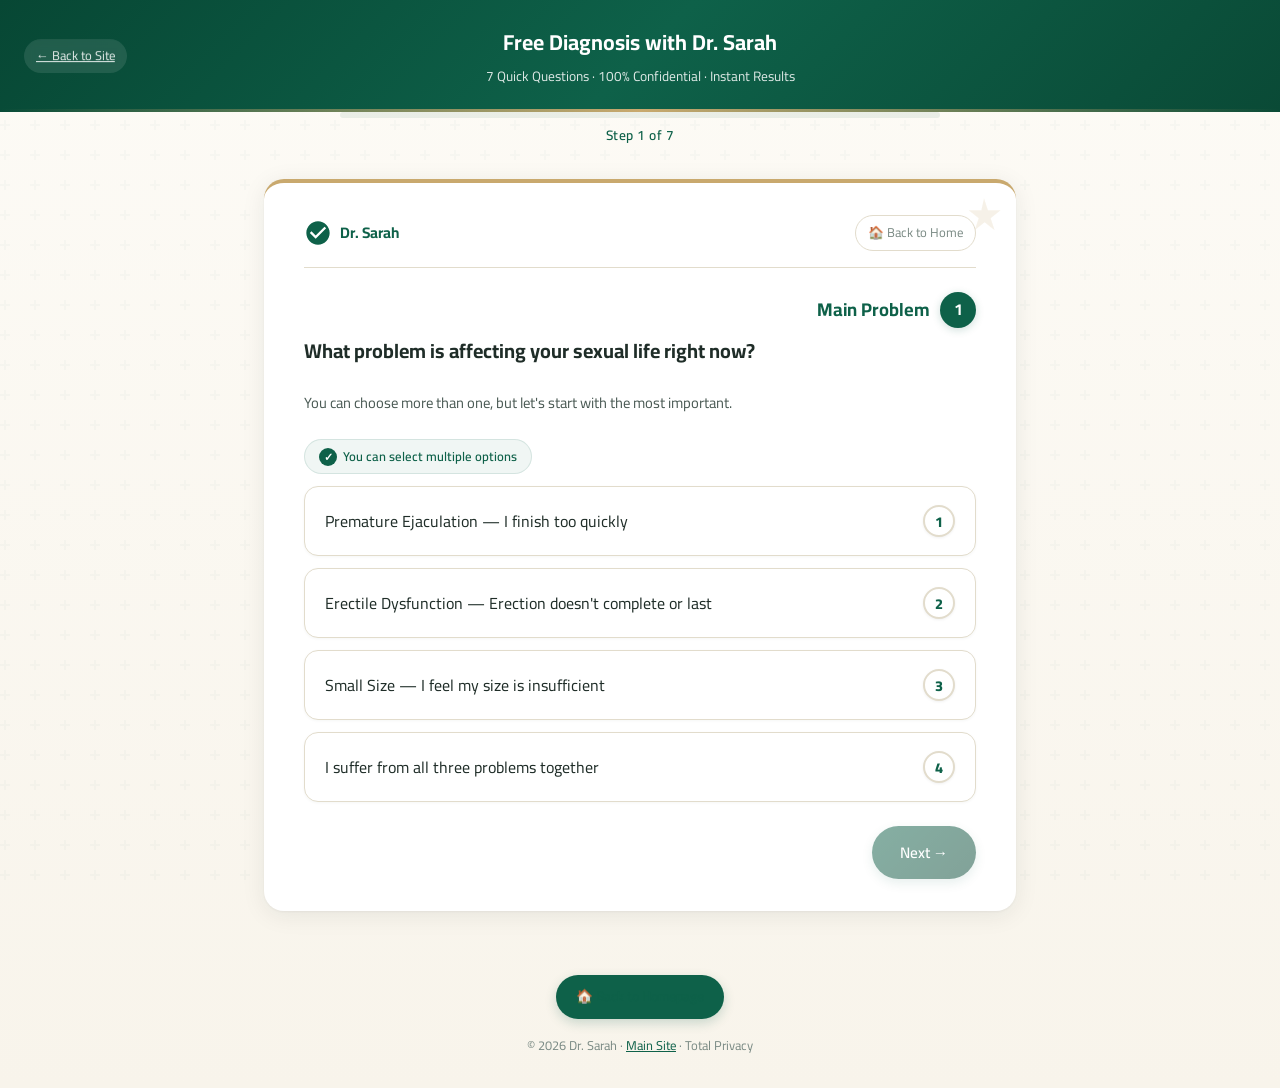
<file: d/index.html>
<!DOCTYPE html>
<html lang="ar" dir="rtl">
<head>
  <meta charset="UTF-8">
  <meta name="robots" content="noindex, follow">
  <title>تشخيص مجاني — د. سارة</title>
  <link rel="canonical" href="./quiz/"/>
  <script>window.location.replace('../quiz/');</script>
  <meta http-equiv="refresh" content="0; url=../quiz/">
  <style>body{font-family:system-ui,sans-serif;text-align:center;padding:4rem;color:#666;}a{color:#006e5a;}</style>
</head>
<body>
  <p>جاري التوجيه إلى صفحة التشخيص المجاني…</p>
  <p>إذا لم يتم التوجيه تلقائياً، <a href="../quiz/">اضغط هنا</a>.</p>
</body>
</html>
</file>
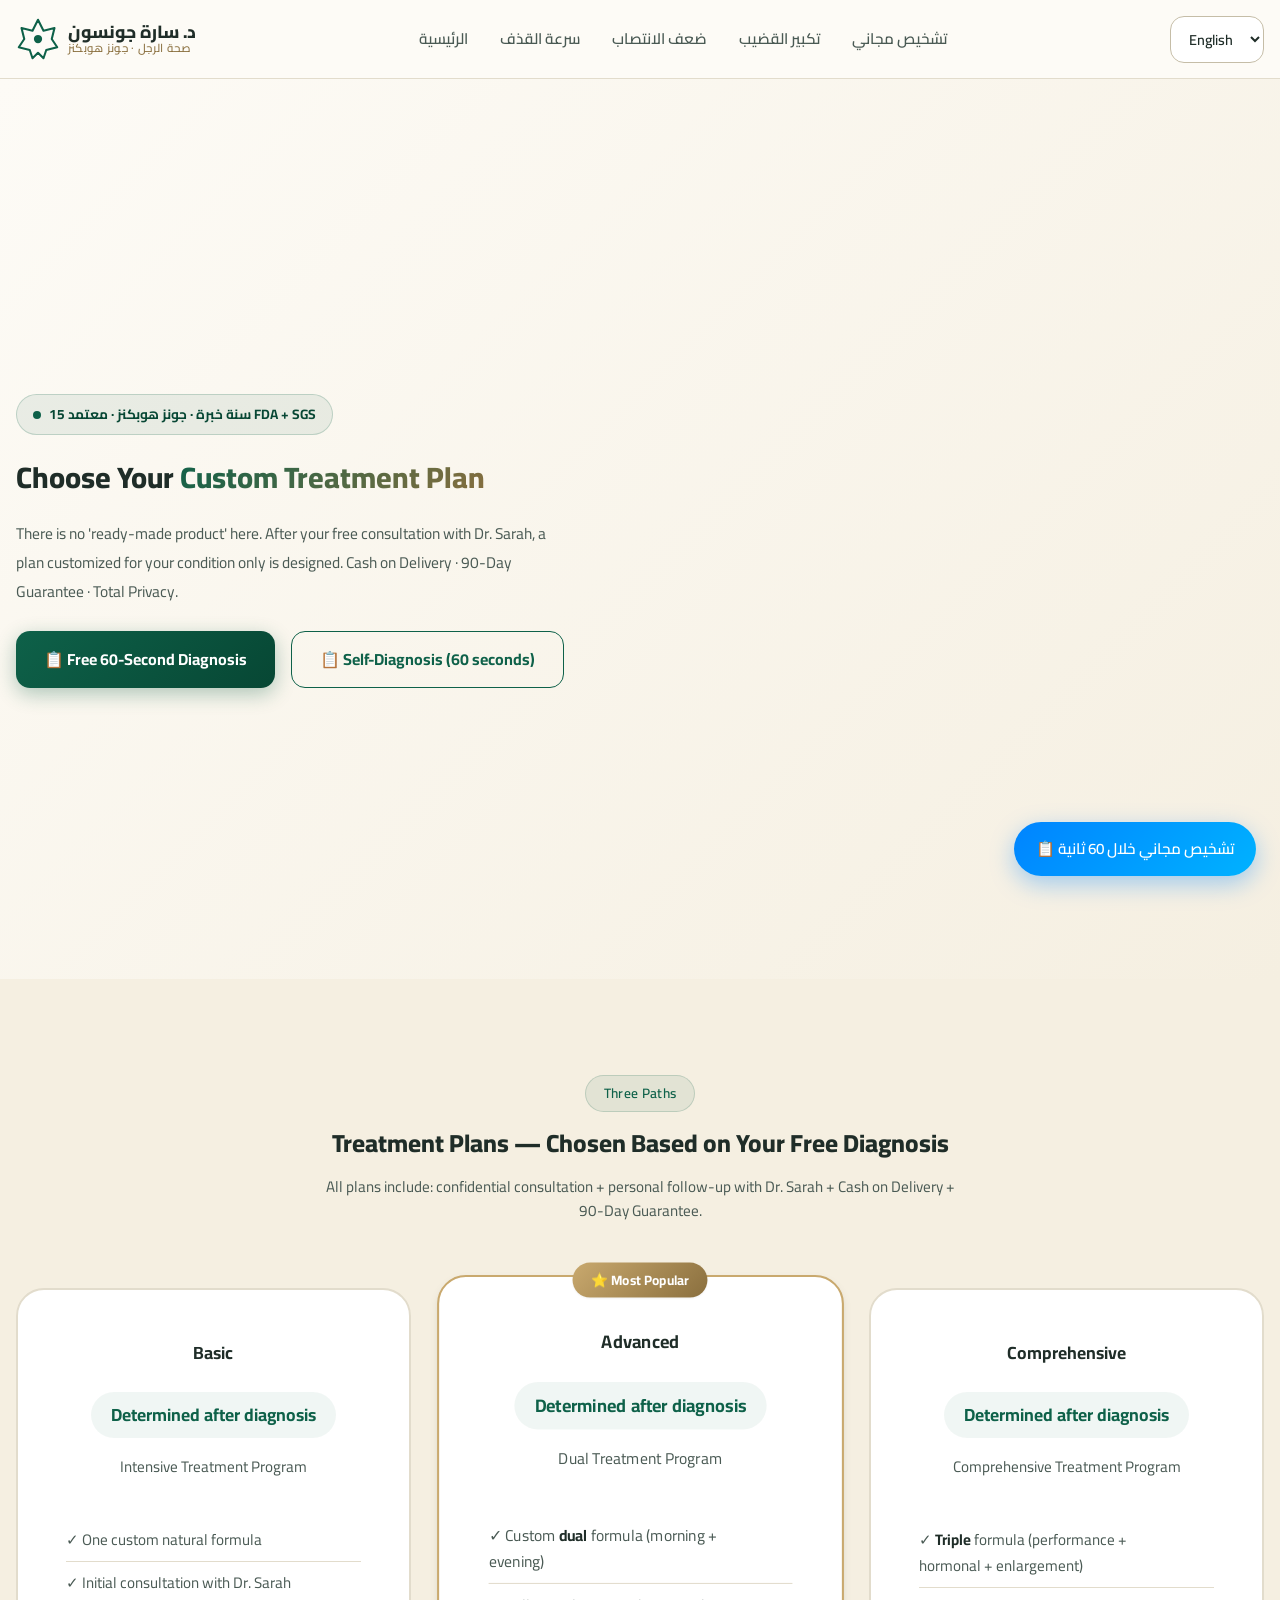
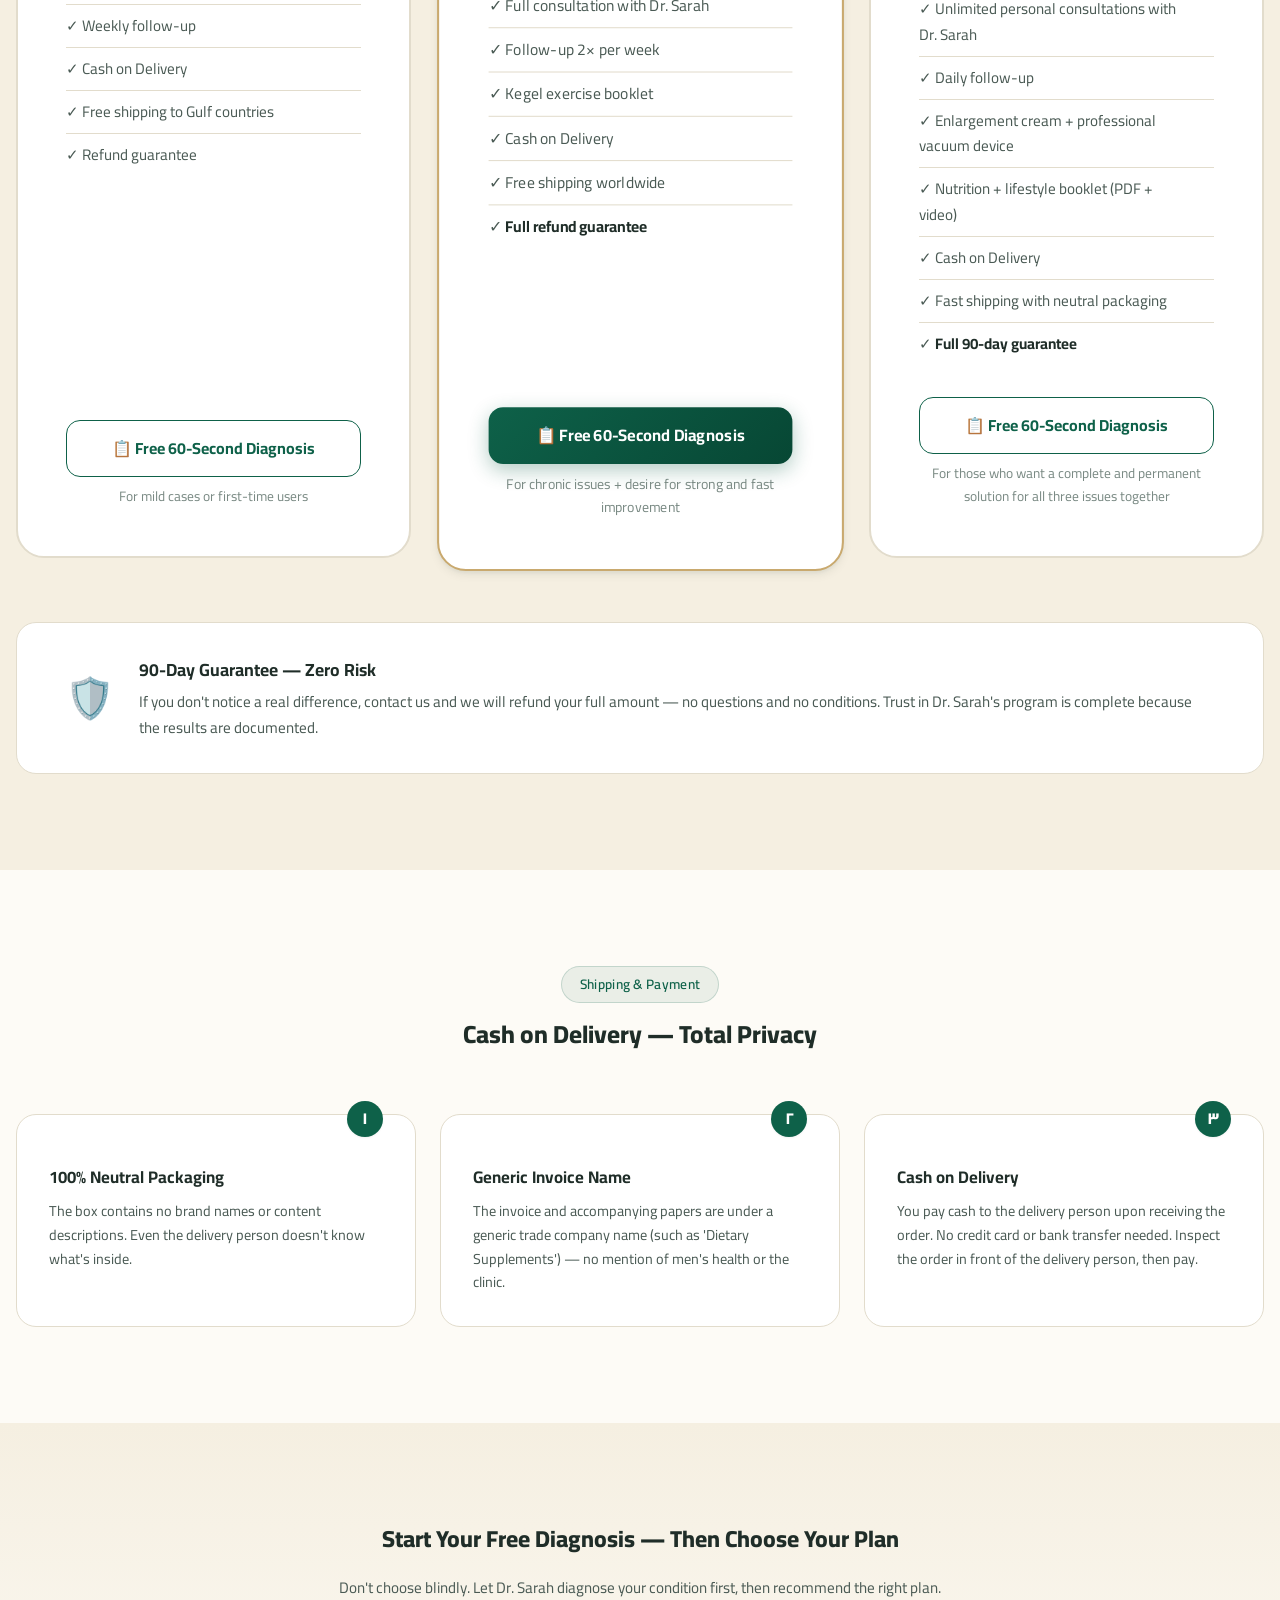
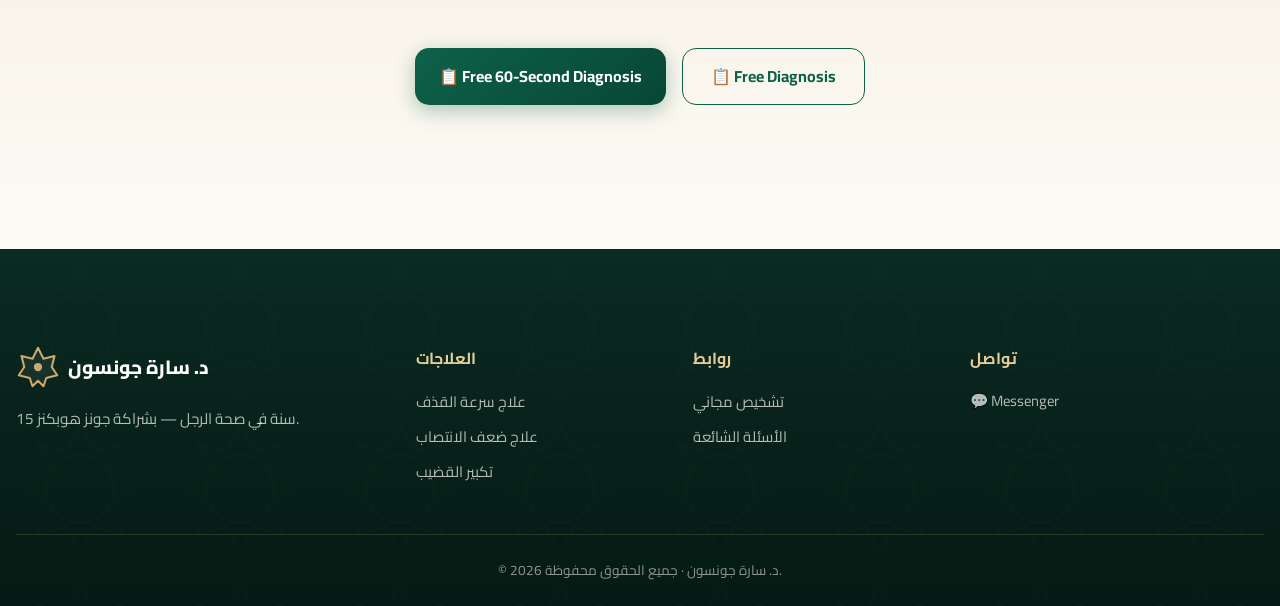
<file: products/index.html>
<!DOCTYPE html>
<html>
<head>
<meta charset="utf-8"/>
<meta name="viewport" content="width=device-width, initial-scale=1.0"/>
<title data-i18n="products_title">الخطط العلاجية — د. سارة | برامج مخصصة بدون أسعار علنية</title>
<meta name="description" data-i18n-attr="content:products_meta_desc" content="اكتشف الخطة العلاجية المخصصة لحالتك. لا يوجد منتج جاهز — كل برنامج يُصمم بعد استشارة سرية مع د. سارة. الدفع عند الاستلام · ضمان 90 يوم."/>
<link rel="canonical" href="https://drsarah-clinic.com/products/"/>
<link href="../styles.css" rel="stylesheet"/>
<link href="https://fonts.googleapis.com/css2?family=Amiri:wght@400;700&family=Cairo:wght@300;400;500;600;700;800;900&family=Noto+Sans+Arabic:wght@300;400;500;600;700;800;900&display=swap" rel="stylesheet"/>
<script src="../js/lang.js"></script>
</head>
<body>

<nav class="navbar">
  <div class="container">
    <div class="logo">
      <span class="logo-icon"><svg viewBox="0 0 64 64" fill="none"><path d="M32 4 L40 20 L56 16 L52 32 L60 44 L44 48 L40 60 L32 52 L24 60 L20 48 L4 44 L12 32 L8 16 L24 20 Z" stroke="currentColor" stroke-width="3" stroke-linejoin="round" fill="rgba(255,255,255,0.12)"/><circle cx="32" cy="32" r="6" fill="currentColor"/></svg></span>
      <span class="logo-text"><span data-i18n="logo_name">د. سارة جونسون</span><small data-i18n="logo_subtitle">صحة الرجل · جونز هوبكنز</small></span>
    </div>
    <ul class="nav-links">
      <li><a href="../index.html" data-i18n="nav_home">الرئيسية</a></li>
      <li><a href="../treatments/premature-ejaculation.html" data-i18n="nav_pe">سرعة القذف</a></li>
      <li><a href="../treatments/erectile-dysfunction.html" data-i18n="nav_ed">ضعف الانتصاب</a></li>
      <li><a href="../treatments/penis-enlargement.html" data-i18n="nav_enlargement">تكبير القضيب</a></li>
      <li><a href="../d/" data-i18n="nav_quiz">تشخيص مجاني</a></li>
    </ul>
    <div class="lang-switcher">
      <select aria-label="Select Language" id="lang-select">
        <option value="ar" data-i18n="lang_ar">العربية</option>
        <option value="en" data-i18n="lang_en">English</option>
      </select>
    </div>
    <div class="hamburger" aria-label="Toggle menu" role="button" tabindex="0"><span></span><span></span><span></span></div>
  </div>
</nav>

<section class="hero" style="padding-top:120px;">
  <div class="container">
    <div class="hero-content">
      <div class="hero-badge"><span class="pulse-dot"></span><span data-i18n="hero_badge">15 سنة خبرة · جونز هوبكنز · معتمد FDA + SGS</span></div>
      <h1 data-i18n="products_hero_title">اختر <span class="highlight">خطتك العلاجية</span> المخصصة</h1>
      <p class="hero-subtitle" data-i18n="products_hero_subtitle">لا يوجد "منتج جاهز" هنا. بعد استشارتك المجانية مع د. سارة، تُصمّم خطة مخصصة لحالتك فقط. الدفع عند الاستلام · ضمان 90 يوم · سرية تامة.</p>
      <div class="hero-cta">
        <a class="btn-primary" href="../d/" data-i18n="products_hero_cta_primary">📋 تشخيص مجاني خلال 60 ثانية</a>
        <a class="btn-secondary" href="../d/" data-i18n="products_hero_cta_secondary">📋 تشخيص ذاتي (60 ثانية)</a>
      </div>
    </div>
  </div>
</section>

<section class="pricing-section" id="packages">
  <div class="container">
    <div class="section-header">
      <span class="section-tag" data-i18n="products_tag">ثلاثة مسارات</span>
      <h2 data-i18n="products_title">الخطط العلاجية — يُختار حسب تشخيصك المجاني</h2>
      <p class="section-subtitle" data-i18n="products_subtitle">جميع الخطط تشمل: استشارة سرية + متابعة شخصية مع د. سارة عبر ماسنجر + الدفع عند الاستلام + ضمان 90 يوم.</p>
    </div>

    <div class="pricing-grid">
      <div class="pricing-card">
        <div class="pricing-tier" data-i18n="products_basic_tier">الأساسي</div>
        <div class="pricing-price">
          <span class="price-contact" data-i18n="products_price_contact">تُحدّد بعد التشخيص</span>
        </div>
        <div class="pricing-duration" data-i18n="products_basic_duration">برنامج علاجي مكثّف</div>
        <ul class="pricing-features">
          <li data-i18n="products_basic_f1">✓ تركيبة طبيعية مخصصة (واحدة)</li>
          <li data-i18n="products_basic_f2">✓ استشارة أولية مع د. سارة</li>
          <li data-i18n="products_basic_f3">✓ متابعة أسبوعية عبر ماسنجر</li>
          <li data-i18n="products_basic_f4">✓ الدفع عند الاستلام</li>
          <li data-i18n="products_basic_f5">✓ شحن مجاني للخليج</li>
          <li data-i18n="products_basic_f6">✓ ضمان استرداد</li>
        </ul>
        <a class="btn-secondary btn-pricing" href="../d/" data-i18n="products_basic_cta">📋 تشخيص مجاني خلال 60 ثانية</a>
        <p class="pricing-note" data-i18n="products_basic_note">للمشكلة البسيطة أو من يجرّب لأول مرة</p>
      </div>

      <div class="pricing-card pricing-popular">
        <div class="popular-badge" data-i18n="products_popular_badge">⭐ الأكثر طلباً</div>
        <div class="pricing-tier" data-i18n="products_advanced_tier">المتقدّم</div>
        <div class="pricing-price">
          <span class="price-contact" data-i18n="products_price_contact">تُحدّد بعد التشخيص</span>
        </div>
        <div class="pricing-duration" data-i18n="products_advanced_duration">برنامج علاجي مزدوج</div>
        <ul class="pricing-features">
          <li data-i18n="products_advanced_f1">✓ تركيبة مخصصة <strong>مزدوجة</strong> (صباح + مساء)</li>
          <li data-i18n="products_advanced_f2">✓ استشارة كاملة مع د. سارة</li>
          <li data-i18n="products_advanced_f3">✓ متابعة 2× أسبوعياً عبر ماسنجر</li>
          <li data-i18n="products_advanced_f4">✓ كتيّب تمارين كيجل بالعربية</li>
          <li data-i18n="products_advanced_f5">✓ الدفع عند الاستلام</li>
          <li data-i18n="products_advanced_f6">✓ شحن مجاني عربياً وعالمياً</li>
          <li data-i18n="products_advanced_f7">✓ <strong>ضمان استرداد كامل</strong></li>
        </ul>
        <a class="btn-primary btn-pricing" href="../d/" data-i18n="products_advanced_cta">📋 تشخيص مجاني خلال 60 ثانية</a>
        <p class="pricing-note" data-i18n="products_advanced_note">للمشاكل المزمنة + رغبة في تحسّن قوي وسريع</p>
      </div>

      <div class="pricing-card">
        <div class="pricing-tier" data-i18n="products_premium_tier">الشامل</div>
        <div class="pricing-price">
          <span class="price-contact" data-i18n="products_price_contact">تُحدّد بعد التشخيص</span>
        </div>
        <div class="pricing-duration" data-i18n="products_premium_duration">برنامج علاجي شامل</div>
        <ul class="pricing-features">
          <li data-i18n="products_premium_f1">✓ تركيبة <strong>ثلاثية</strong> (أداء + هرموني + تكبير)</li>
          <li data-i18n="products_premium_f2">✓ استشارات شخصية غير محدودة مع د. سارة</li>
          <li data-i18n="products_premium_f3">✓ متابعة يومية عبر ماسنجر</li>
          <li data-i18n="products_premium_f4">✓ كريم تكبير + جهاز فاكيوم احترافي</li>
          <li data-i18n="products_premium_f5">✓ كتيّب تغذية + أسلوب حياة (PDF + فيديو)</li>
          <li data-i18n="products_premium_f6">✓ الدفع عند الاستلام</li>
          <li data-i18n="products_premium_f7">✓ شحن سريع مع تغليف محايد</li>
          <li data-i18n="products_premium_f8">✓ <strong>ضمان كامل 90 يوم</strong></li>
        </ul>
        <a class="btn-secondary btn-pricing" href="../d/" data-i18n="products_premium_cta">📋 تشخيص مجاني خلال 60 ثانية</a>
        <p class="pricing-note" data-i18n="products_premium_note">لمن يريد حلاً شاملاً ودائماً للمشاكل الثلاث معاً</p>
      </div>
    </div>

    <div class="pricing-guarantee">
      <span class="guarantee-icon">🛡️</span>
      <div>
        <strong data-i18n="products_guarantee_title">ضمان 90 يوم — صفر مخاطرة</strong>
        <p data-i18n="products_guarantee_text">إن لم تلاحظ فرقاً حقيقياً، تتواصل معنا ونُعيد لك كامل المبلغ — دون أسئلة ولا شروط. الثقة في برنامج د. سارة كاملة لأن النتائج موثّقة.</p>
      </div>
    </div>
  </div>
</section>

<section class="solution-intro" style="background:var(--bg-primary);">
  <div class="container">
    <div class="section-header">
      <span class="section-tag" data-i18n="products_shipping_tag">الشحن والدفع</span>
      <h2 data-i18n="products_shipping_title">الدفع عند الاستلام — سرية تامة</h2>
    </div>
    <div class="solution-pillars" style="grid-template-columns:1fr 1fr 1fr;">
      <div class="pillar-card">
        <div class="pillar-num">١</div>
        <h3 data-i18n="products_shipping_p1_title">تغليف محايد 100%</h3>
        <p data-i18n="products_shipping_p1_text">الصندوق لا يحتوي على أي علامة تجارية أو وصف للمحتوى. حتى المندوب لا يعرف ما بالداخل.</p>
      </div>
      <div class="pillar-card">
        <div class="pillar-num">٢</div>
        <h3 data-i18n="products_shipping_p2_title">فاتورة باسم عام</h3>
        <p data-i18n="products_shipping_p2_text">الفاتورة والأوراق المرافقة باسم شركة تجارية عامة (مثل "مكملات غذائية") — لا يوجد ذكر لصحة الرجل أو العيادة.</p>
      </div>
      <div class="pillar-card">
        <div class="pillar-num">٣</div>
        <h3 data-i18n="products_shipping_p3_title">الدفع عند الاستلام</h3>
        <p data-i18n="products_shipping_p3_text">تدفع كاش للمندوب عند استلام الطلب. لا حاجة لبطاقة ائتمان أو تحويل بنكي. تفحص الطلب أمام المندوب ثم تدفع.</p>
      </div>
    </div>
  </div>
</section>

<section class="final-cta-section">
  <div class="container">
    <div class="final-cta-wrapper">
      <h2 data-i18n="products_final_title">ابدأ بتشخيصك المجاني — ثم اختر خطتك</h2>
      <p data-i18n="products_final_subtitle">لا تختار بندماً. دع د. سارة تُشخص حالتك أولاً، ثم تُوصي بالخطة المناسبة.</p>
      <div class="final-cta-row">
        <a class="btn-primary btn-xl" href="../d/" data-i18n="products_final_cta_primary">📋 تشخيص مجاني خلال 60 ثانية</a>
        <a class="btn-secondary" href="../d/" data-i18n="products_final_cta_secondary">📋 التشخيص المجاني</a>
      </div>
    </div>
  </div>
</section>

<a class="sticky-whatsapp" aria-label="Messenger">📋 تشخيص مجاني خلال 60 ثانية</a>

<footer class="footer">
  <div class="container">
    <div class="footer-grid">
      <div class="footer-brand">
        <div class="logo"><span class="logo-icon"><svg viewBox="0 0 64 64" fill="none"><path d="M32 4 L40 20 L56 16 L52 32 L60 44 L44 48 L40 60 L32 52 L24 60 L20 48 L4 44 L12 32 L8 16 L24 20 Z" stroke="currentColor" stroke-width="3" stroke-linejoin="round" fill="rgba(255,255,255,0.06)"/><circle cx="32" cy="32" r="6" fill="currentColor"/></svg></span><span data-i18n="footer_logo_name">د. سارة جونسون</span></div>
        <p data-i18n="footer_logo_subtitle">15 سنة في صحة الرجل — بشراكة جونز هوبكنز.</p>
      </div>
      <div class="footer-links"><h4 data-i18n="footer_treatments_title">العلاجات</h4><ul><li><a href="../treatments/premature-ejaculation.html" data-i18n="footer_treatments_pe">علاج سرعة القذف</a></li><li><a href="../treatments/erectile-dysfunction.html" data-i18n="footer_treatments_ed">علاج ضعف الانتصاب</a></li><li><a href="../treatments/penis-enlargement.html" data-i18n="footer_treatments_enlargement">تكبير القضيب</a></li></ul></div>
      <div class="footer-links"><h4 data-i18n="footer_links_title">روابط</h4><ul><li><a href="../d/" data-i18n="footer_links_quiz">تشخيص مجاني</a></li><li><a href="../index.html#faq" data-i18n="footer_links_faq">الأسئلة الشائعة</a></li></ul></div>
      <div class="footer-contact"><h4 data-i18n="footer_contact_title">تواصل</h4><p>💬 <a data-i18n="footer_contact_messenger">Messenger</a></p></div>
    </div>
    <div class="footer-bottom"><p data-i18n="footer_copyright">© 2026 د. سارة جونسون · جميع الحقوق محفوظة.</p></div>
  </div>
</footer>

<script src="../script.js"></script>
</body>
</html>
</file>
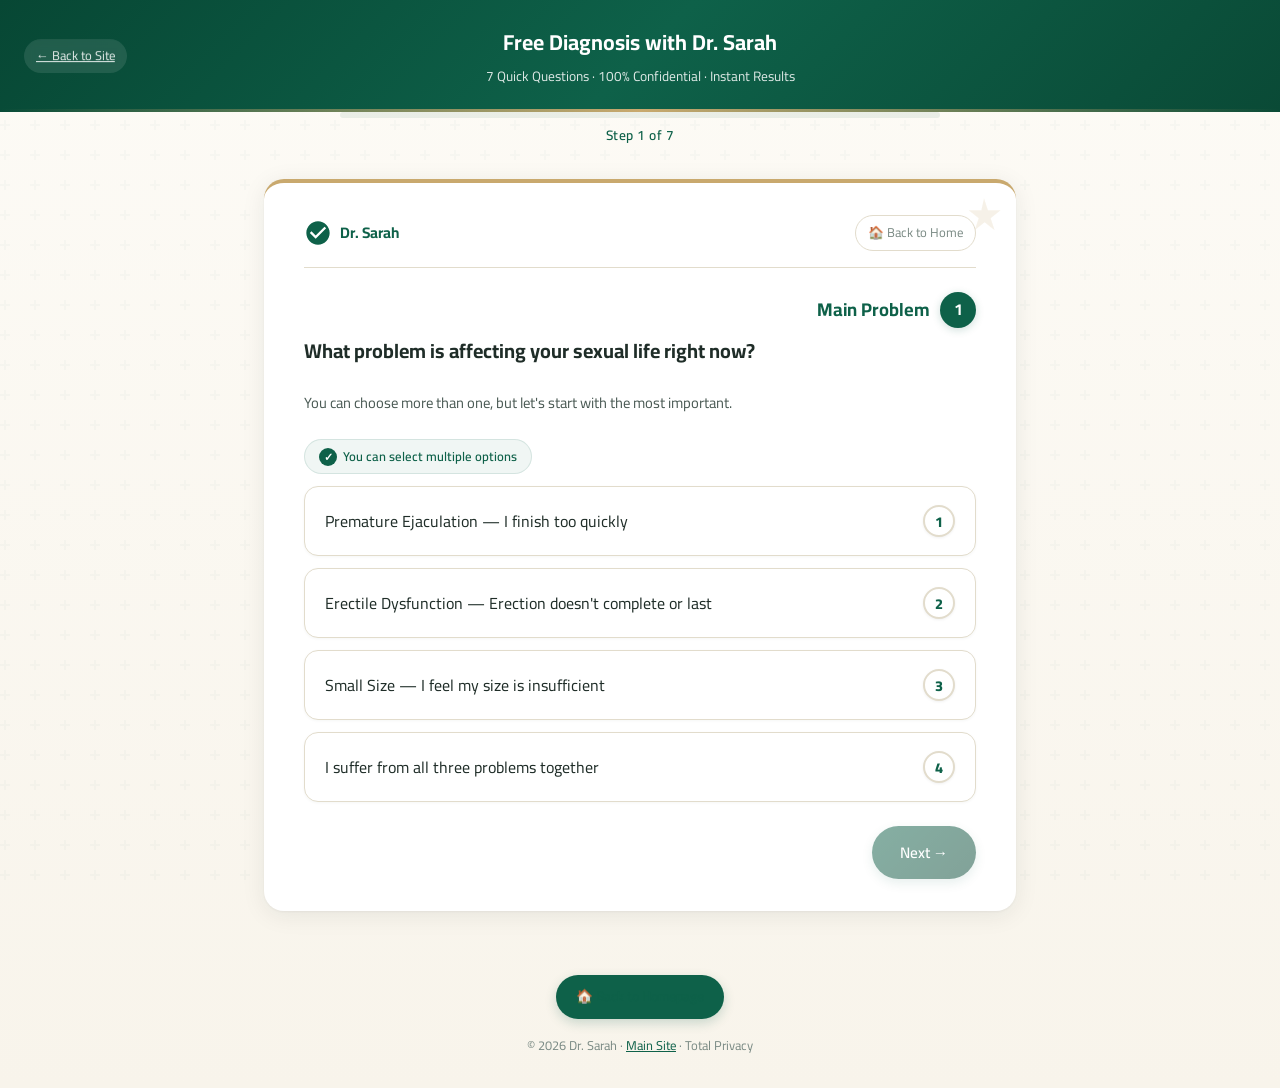
<file: quiz/index.html>
<!DOCTYPE html>
<html dir="rtl" lang="ar">
<head>
<meta charset="utf-8"/>
<meta name="viewport" content="width=device-width, initial-scale=1.0"/>
<title data-i18n="quiz_header_title">تشخيص مجاني — د. سارة | 60 ثانية لمعرفة سبب مشكلتك</title>
<meta name="description" data-i18n-attr="content:quiz_meta_desc" content="تشخيص مجاني عبر 7 أسئلة سريعة لتحديد سبب سرعة القذف أو ضعف الانتصاب أو صغر الحجم — مع د. سارة جونسون، خبيرة صحة الرجل من نظام جونز هوبكنز."/>
<link rel="canonical" href="https://drsarah-clinic.com/quiz/"/>
<link href="https://fonts.googleapis.com/css2?family=Amiri:wght@400;700&family=Cairo:wght@300;400;500;600;700;800;900&family=Noto+Sans+Arabic:wght@300;400;500;600;700;800;900&display=swap" rel="stylesheet"/>
<script src="../js/lang.js"></script>
<style>
/* ===== Quiz Page Styles ===== */
:root {
  --primary: #0e6149; --primary-light: #1a8a6a; --primary-dark: #074734;
  --secondary: #c9a96e; --secondary-light: #e6cd9a; --secondary-dark: #8a6f3e;
  --bg-primary: #fdfbf6; --bg-secondary: #f5efe1; --text-primary: #1f2d28;
  --text-secondary: #4a5a54; --text-muted: #7a8a84; --border-light: #e2dccc;
  --shadow-sm: 0 1px 2px rgba(10,42,34,0.06);
  --shadow-md: 0 4px 10px -2px rgba(10,42,34,0.10);
  --shadow-lg: 0 14px 30px -6px rgba(10,42,34,0.14);
  --radius-sm: 8px; --radius-md: 14px; --radius-lg: 20px; --radius-full: 9999px;
  --font-sans: 'Cairo','Noto Sans Arabic',sans-serif;
  --font-quran: 'Amiri','Noto Sans Arabic',serif;
}
*, *::before, *::after { box-sizing: border-box; margin: 0; padding: 0; }
html { scroll-behavior: smooth; -webkit-text-size-adjust: 100%; -webkit-tap-highlight-color: transparent; }
body {
  font-family: var(--font-sans); color: var(--text-primary);
  background: var(--bg-primary); line-height: 1.7; -webkit-font-smoothing: antialiased;
  overflow-x: hidden; touch-action: manipulation;
}
.container { width: 100%; max-width: 800px; margin: 0 auto; padding: 0 1.5rem; }

/* Header */
.quiz-header {
  background: linear-gradient(135deg, var(--primary-dark), var(--primary));
  color: #fff; padding: 1.5rem 0; text-align: center; position: relative;
}
.quiz-header h1 { font-size: 1.35rem; font-weight: 700; margin-bottom: 4px; }
.quiz-header p { font-size: 0.85rem; opacity: 0.85; }
.quiz-header .back-link {
  position: absolute; top: 50%; right: 1.5rem; transform: translateY(-50%);
  color: #fff; font-size: 0.85rem; opacity: 0.8; display: flex; align-items: center; gap: 6px;
}
html[dir="ltr"] .quiz-header .back-link { right: auto; left: 1.5rem; }
.quiz-header .back-link:hover { opacity: 1; }

/* Progress */
.progress-bar {
  height: 4px; background: var(--border-light); margin: 0 auto;
  max-width: 800px; border-radius: 2px; overflow: hidden;
}
.progress-fill {
  height: 100%; background: linear-gradient(90deg, var(--primary), var(--secondary));
  width: 0%; transition: width 0.5s ease;
}
.progress-text {
  text-align: center; font-size: 0.8rem; color: var(--text-muted);
  margin-top: 6px; margin-bottom: 2rem;
}

/* Quiz Card */
.quiz-card {
  background: #fff; border: 1px solid var(--border-light);
  border-radius: var(--radius-lg); padding: 2rem 2.5rem;
  box-shadow: var(--shadow-md); margin-bottom: 2rem;
  min-height: 420px; display: flex; flex-direction: column;
}
.step-title {
  font-size: 1.15rem; font-weight: 700; color: var(--primary);
  margin-bottom: 0.5rem; display: flex; align-items: center; gap: 10px;
}
html[dir="ltr"] .step-title { flex-direction: row-reverse; }
.step-title .step-num {
  width: 32px; height: 32px; background: var(--primary); color: #fff;
  border-radius: 50%; display: flex; align-items: center; justify-content: center;
  font-size: 0.9rem; font-weight: 700; flex-shrink: 0;
}
.step-question { font-size: 1.25rem; font-weight: 700; margin-bottom: 1.5rem; line-height: 1.5; }
.step-sub { font-size: 0.92rem; color: var(--text-secondary); margin-bottom: 1.5rem; }

/* Options */
.options-grid { display: flex; flex-direction: column; gap: 0.75rem; }
.multi-hint {
  display: inline-flex;
  align-items: center;
  gap: 6px;
  background: rgba(14,97,73,0.06);
  color: var(--primary);
  font-size: 0.8rem;
  font-weight: 600;
  padding: 6px 14px;
  border-radius: var(--radius-full);
  margin-bottom: 0.75rem;
  border: 1px solid rgba(14,97,73,0.12);
}
.multi-hint::before {
  content: '✓';
  display: inline-flex;
  align-items: center;
  justify-content: center;
  width: 18px;
  height: 18px;
  background: var(--primary);
  color: #fff;
  border-radius: 50%;
  font-size: 0.7rem;
}
.option-btn {
  display: flex; align-items: center; gap: 1rem;
  padding: 1rem 1.25rem; background: var(--bg-primary);
  border: 2px solid var(--border-light); border-radius: var(--radius-md);
  cursor: pointer; font-family: inherit; font-size: 1rem; color: var(--text-primary);
  text-align: right; transition: all 0.2s ease; width: 100%;
  user-select: none; -webkit-user-select: none;
}
html[dir="ltr"] .option-btn { text-align: left; flex-direction: row-reverse; }
.option-btn:hover {
  border-color: var(--primary-light); background: rgba(14,97,73,0.03);
  transform: translateX(-4px);
}
html[dir="ltr"] .option-btn:hover { transform: translateX(4px); }
.option-btn.selected {
  border-color: var(--primary); background: rgba(14,97,73,0.06);
}
.option-btn .opt-letter {
  width: 28px; height: 28px; border: 2px solid var(--border-light);
  border-radius: 50%; display: flex; align-items: center; justify-content: center;
  font-size: 0.8rem; font-weight: 700; color: var(--text-muted); flex-shrink: 0;
  transition: all 0.2s ease;
}
.option-btn.selected .opt-letter { background: var(--primary); color: #fff; border-color: var(--primary); }
.option-btn .opt-text { flex: 1; }

/* Nav Buttons */
.nav-btns {
  display: flex; justify-content: space-between; align-items: center;
  margin-top: auto; padding-top: 1.5rem; gap: 1rem;
}
.btn {
  padding: 12px 28px; border-radius: var(--radius-full); font-family: inherit;
  font-size: 0.95rem; font-weight: 600; cursor: pointer; border: none;
  transition: all 0.2s ease; display: inline-flex; align-items: center; gap: 8px;
  user-select: none; -webkit-user-select: none;
}
.btn-primary { background: var(--primary); color: #fff; }
.btn-primary:hover { background: var(--primary-dark); }
.btn-primary:active { transform: scale(0.98); }
.btn-primary:disabled { opacity: 0.5; cursor: not-allowed; transform: none; }
.btn-secondary { background: transparent; color: var(--text-muted); border: 1px solid var(--border-light); }
.btn-secondary:hover { background: var(--bg-secondary); }
.btn-secondary:active { transform: scale(0.98); }

/* Result Page */
.result-card { text-align: center; padding: 3rem 2rem; }
.result-icon { font-size: 4rem; margin-bottom: 1rem; }
.result-title { font-size: 1.5rem; font-weight: 800; margin-bottom: 0.5rem; color: var(--text-primary); }
.result-subtitle { font-size: 1rem; color: var(--text-secondary); margin-bottom: 2rem; }

.diagnosis-box {
  background: linear-gradient(135deg, rgba(14,97,73,0.04), rgba(201,169,110,0.06));
  border: 1px solid var(--border-light); border-radius: var(--radius-lg);
  padding: 1.5rem 2rem; text-align: right; margin-bottom: 1.5rem;
  border-right: 4px solid var(--primary);
}
html[dir="ltr"] .diagnosis-box { text-align: left; border-right: none; border-left: 4px solid var(--primary); }
.diagnosis-box h3 { font-size: 1.05rem; color: var(--primary); margin-bottom: 0.75rem; }
.diagnosis-box p { font-size: 0.97rem; color: var(--text-secondary); line-height: 1.8; }
.diagnosis-box ul { padding-right: 1.2rem; }
html[dir="ltr"] .diagnosis-box ul { padding-right: 0; padding-left: 1.2rem; }
.diagnosis-box li { font-size: 0.95rem; color: var(--text-secondary); padding: 4px 0; }

.recommendation {
  background: #fff; border: 2px solid var(--secondary);
  border-radius: var(--radius-lg); padding: 1.5rem;
  margin-bottom: 2rem; text-align: right;
}
html[dir="ltr"] .recommendation { text-align: left; }
.recommendation h4 { color: var(--secondary-dark); font-size: 1rem; margin-bottom: 0.5rem; }
.recommendation p { font-size: 0.95rem; color: var(--text-secondary); line-height: 1.7; }

.messenger-cta {
  display: inline-flex; align-items: center; gap: 10px;
  background: linear-gradient(135deg, #0084FF, #0066CC); color: #fff;
  padding: 16px 32px; border-radius: var(--radius-full); font-size: 1.05rem;
  font-weight: 700; text-decoration: none; box-shadow: 0 8px 24px rgba(0,102,204,0.3);
  transition: transform 0.2s ease, box-shadow 0.2s ease; margin-bottom: 1rem;
  user-select: none; -webkit-user-select: none;
}
.messenger-cta:hover { transform: translateY(-3px); box-shadow: 0 12px 32px rgba(0,102,204,0.4); }
.messenger-cta svg { width: 24px; height: 24px; }

.privacy-note {
  font-size: 0.85rem; color: var(--text-muted); display: flex; align-items: center;
  justify-content: center; gap: 6px; margin-top: 1rem;
}

/* Send Fail Banner */
.send-fail-banner {
  background: linear-gradient(135deg, #fef3c7, #fde68a);
  border: 1.5px solid #f59e0b;
  border-radius: var(--radius-md);
  padding: 0.875rem 1rem;
  margin-bottom: 1.25rem;
  display: flex;
  align-items: center;
  gap: 0.75rem;
  text-align: right;
}
html[dir="ltr"] .send-fail-banner { text-align: left; flex-direction: row-reverse; }
.send-fail-banner .send-fail-icon { font-size: 1.5rem; flex-shrink: 0; }
.send-fail-banner .send-fail-text { display: flex; flex-direction: column; gap: 2px; }
.send-fail-banner .send-fail-text strong { color: #92400e; font-size: 0.9rem; }
.send-fail-banner .send-fail-text span { color: #a16207; font-size: 0.82rem; line-height: 1.5; }

/* Footer */
.quiz-footer { text-align: center; padding: 2rem 0; font-size: 0.8rem; color: var(--text-muted); }
.quiz-footer a { color: var(--primary); }

/* ===== Treatment Plan Selector ===== */
.treatment-selector {
  margin: 2rem 0 1.5rem;
  text-align: center;
}
.selector-headline {
  font-size: 1.1rem;
  font-weight: 700;
  color: var(--primary);
  margin-bottom: 1.25rem;
}
.plan-options {
  display: grid;
  grid-template-columns: 1fr 1fr;
  gap: 1rem;
  margin-bottom: 1rem;
}
.plan-option {
  background: var(--bg-primary);
  border: 2px solid var(--border-light);
  border-radius: var(--radius-lg);
  padding: 1.25rem 1rem;
  text-align: right;
  position: relative;
  transition: all 0.25s ease;
}
.plan-option:hover {
  border-color: var(--primary-light);
  transform: translateY(-3px);
  box-shadow: var(--shadow-md);
}
.plan-option.recommended {
  border-color: var(--primary);
  background: linear-gradient(135deg, rgba(14,97,73,0.04), rgba(201,169,110,0.06));
}
.plan-badge-rec {
  position: absolute;
  top: -10px;
  left: 50%;
  transform: translateX(-50%);
  background: var(--primary);
  color: #fff;
  font-size: 0.7rem;
  font-weight: 700;
  padding: 4px 12px;
  border-radius: var(--radius-full);
  white-space: nowrap;
}
.plan-option-name {
  font-size: 1rem;
  font-weight: 700;
  color: var(--text-primary);
  margin-bottom: 4px;
}
.plan-option-price {
  font-size: 1.6rem;
  font-weight: 800;
  color: var(--primary);
  margin-bottom: 0.75rem;
}
.plan-option-price span {
  font-size: 0.8rem;
  font-weight: 400;
  color: var(--text-muted);
}
.plan-features-custom {
  list-style: none;
  padding: 0;
  margin: 0 0 1rem;
}
.plan-features-custom li {
  font-size: 0.85rem;
  color: var(--text-secondary);
  padding: 4px 0;
  display: flex;
  align-items: flex-start;
  gap: 6px;
}
.plan-features-custom li::before {
  content: '✓';
  color: var(--primary);
  font-weight: 700;
  flex-shrink: 0;
}
.plan-option .btn-plan {
  display: block;
  width: 100%;
  text-align: center;
  padding: 12px;
  border-radius: var(--radius-full);
  font-size: 0.9rem;
  font-weight: 700;
  text-decoration: none;
  color: #fff;
  background: var(--primary);
  transition: all 0.2s ease;
  border: none;
  cursor: pointer;
}
.plan-option .btn-plan:hover {
  background: var(--primary-dark);
  transform: translateY(-2px);
}
.plan-option .btn-plan-secondary {
  background: transparent;
  color: var(--text-secondary);
  border: 1.5px solid var(--border-light);
}
.plan-option .btn-plan-secondary:hover {
  background: var(--bg-secondary);
  border-color: var(--primary-light);
}
html[dir="ltr"] .plan-option { text-align: left; }
html[dir="ltr"] .plan-features-custom li { flex-direction: row-reverse; }

/* ===== Send to Dr. Sarah Section ===== */
.send-to-sarah-section {
  margin: 2.5rem 0 1rem;
  position: relative;
}
.islamic-frame {
  background: linear-gradient(135deg, #fdfbf6, #f5efe1);
  border: 2px solid var(--secondary);
  border-radius: var(--radius-lg);
  padding: 2rem 1.5rem;
  text-align: center;
  position: relative;
  overflow: hidden;
}
.islamic-frame::before,
.islamic-frame::after {
  content: '☪';
  position: absolute;
  font-size: 4rem;
  opacity: 0.06;
  color: var(--primary);
  line-height: 1;
}
.islamic-frame::before { top: 8px; right: 12px; }
.islamic-frame::after { bottom: 8px; left: 12px; transform: rotate(180deg); }
.islamic-frame .frame-corner {
  position: absolute;
  width: 24px;
  height: 24px;
  border: 2px solid var(--secondary);
}
.islamic-frame .frame-corner.tl { top: -2px; left: -2px; border-right: none; border-bottom: none; border-radius: var(--radius-lg) 0 0 0; }
.islamic-frame .frame-corner.tr { top: -2px; right: -2px; border-left: none; border-bottom: none; border-radius: 0 var(--radius-lg) 0 0; }
.islamic-frame .frame-corner.bl { bottom: -2px; left: -2px; border-right: none; border-top: none; border-radius: 0 0 0 var(--radius-lg); }
.islamic-frame .frame-corner.br { bottom: -2px; right: -2px; border-left: none; border-top: none; border-radius: 0 0 var(--radius-lg) 0; }
.sarah-section-title {
  font-size: 1.15rem;
  font-weight: 800;
  color: var(--primary);
  margin-bottom: 0.5rem;
}
.sarah-section-sub {
  font-size: 0.9rem;
  color: var(--text-secondary);
  margin-bottom: 1.25rem;
  line-height: 1.7;
}
.sarah-form {
  display: flex;
  flex-direction: column;
  gap: 0.75rem;
  max-width: 420px;
  margin: 0 auto;
  text-align: right;
}
html[dir="ltr"] .sarah-form { text-align: left; }
.sarah-form input {
  padding: 12px 16px;
  border: 1.5px solid var(--border-light);
  border-radius: var(--radius-md);
  font-family: inherit;
  font-size: 0.95rem;
  background: #fff;
  color: var(--text-primary);
  -webkit-appearance: none;
  appearance: none;
}
.sarah-form input:focus {
  outline: none;
  border-color: var(--primary);
  box-shadow: 0 0 0 3px rgba(14,97,73,0.1);
}
.sarah-form .btn-send {
  padding: 14px 24px;
  background: linear-gradient(135deg, var(--primary), var(--primary-dark));
  color: #fff;
  border: none;
  border-radius: var(--radius-full);
  font-family: inherit;
  font-size: 1rem;
  font-weight: 700;
  cursor: pointer;
  transition: all 0.2s ease;
  display: inline-flex;
  align-items: center;
  justify-content: center;
  gap: 8px;
}
.sarah-form .btn-send:hover {
  transform: translateY(-2px);
  box-shadow: 0 8px 20px rgba(14,97,73,0.25);
}
.sarah-form .btn-send:disabled {
  opacity: 0.6;
  cursor: not-allowed;
  transform: none;
}
.sarah-trust-line {
  display: flex;
  flex-wrap: wrap;
  gap: 6px;
  justify-content: center;
  margin-top: 1rem;
}
.sarah-trust-line span {
  font-size: 0.75rem;
  color: var(--text-muted);
  background: rgba(14,97,73,0.05);
  padding: 4px 10px;
  border-radius: var(--radius-full);
}

/* ===== Trust & Conversion Boosters ===== */
.social-proof-bar {
  background: linear-gradient(135deg, rgba(14,97,73,0.06), rgba(201,169,110,0.08));
  border: 1px solid var(--border-light);
  border-radius: var(--radius-md);
  padding: 1rem 1.5rem;
  margin-bottom: 1.5rem;
  text-align: center;
}
.social-proof-bar .sp-number {
  font-size: 1.8rem;
  font-weight: 800;
  color: var(--primary);
  line-height: 1;
}
.social-proof-bar .sp-text {
  font-size: 0.9rem;
  color: var(--text-secondary);
  margin-top: 4px;
}

.sarah-personal {
  background: #fff;
  border: 2px solid var(--secondary);
  border-radius: var(--radius-lg);
  padding: 1.5rem;
  margin-bottom: 1.5rem;
  text-align: center;
  position: relative;
  overflow: hidden;
}
.sarah-personal::before {
  content: '❝';
  position: absolute;
  top: 8px;
  right: 12px;
  font-size: 2.5rem;
  color: var(--secondary);
  opacity: 0.25;
  line-height: 1;
}
.sarah-personal img {
  width: 72px; height: 72px;
  border-radius: 50%;
  object-fit: cover;
  border: 3px solid var(--secondary);
  margin-bottom: 0.75rem;
  box-shadow: 0 4px 12px rgba(0,0,0,0.1);
}
.sarah-personal .sp-name {
  font-size: 1.1rem;
  font-weight: 700;
  color: var(--primary);
}
.sarah-personal .sp-title {
  font-size: 0.78rem;
  color: var(--text-muted);
  margin-bottom: 0.75rem;
}
.sarah-personal .sp-message {
  font-size: 0.95rem;
  color: var(--text-secondary);
  line-height: 1.85;
  font-style: italic;
  padding: 0 0.5rem;
}

.trust-badges-row {
  display: flex;
  flex-wrap: wrap;
  gap: 0.6rem;
  justify-content: center;
  margin: 1.5rem 0;
}
.trust-badge-item {
  display: flex;
  align-items: center;
  gap: 6px;
  background: #fff;
  border: 1px solid var(--border-light);
  padding: 8px 14px;
  border-radius: var(--radius-full);
  font-size: 0.78rem;
  font-weight: 600;
  color: var(--text-secondary);
}
.trust-badge-item .tb-icon { font-size: 1.1rem; }

.messenger-block {
  background: linear-gradient(135deg, #0084FF, #0066CC);
  border-radius: var(--radius-lg);
  padding: 1.5rem;
  text-align: center;
  color: #fff;
  margin: 1.5rem 0;
  box-shadow: 0 8px 24px rgba(0,102,204,0.25);
}
.messenger-block .mb-label {
  font-size: 0.8rem;
  font-weight: 700;
  text-transform: uppercase;
  letter-spacing: 1px;
  opacity: 0.85;
  margin-bottom: 0.5rem;
}
.messenger-block .mb-title {
  font-size: 1.25rem;
  font-weight: 800;
  margin-bottom: 0.5rem;
}
.messenger-block .mb-sub {
  font-size: 0.9rem;
  opacity: 0.92;
  margin-bottom: 1rem;
  line-height: 1.6;
}
.messenger-block .mb-btn {
  display: inline-flex;
  align-items: center;
  gap: 10px;
  background: #fff;
  color: #0066CC;
  padding: 14px 28px;
  border-radius: var(--radius-full);
  font-size: 1rem;
  font-weight: 700;
  text-decoration: none;
  box-shadow: 0 4px 12px rgba(0,0,0,0.15);
  transition: transform 0.2s ease, box-shadow 0.2s ease;
}
.messenger-block .mb-btn:hover {
  transform: translateY(-2px);
  box-shadow: 0 6px 16px rgba(0,0,0,0.2);
}
.messenger-block .mb-trust {
  display: flex;
  flex-wrap: wrap;
  gap: 6px;
  justify-content: center;
  margin-top: 1rem;
}
.messenger-block .mb-trust span {
  font-size: 0.7rem;
  opacity: 0.85;
  background: rgba(255,255,255,0.15);
  padding: 3px 10px;
  border-radius: var(--radius-full);
}
.messenger-block .mb-discount {
  background: linear-gradient(135deg, #fef3c7, #fde68a);
  border: 1.5px solid #f59e0b;
  border-radius: var(--radius-md);
  padding: 10px 14px;
  margin: 0.75rem 0;
  font-size: 0.9rem;
  font-weight: 700;
  color: #92400e;
  text-align: center;
  line-height: 1.6;
}

/* ===== Case Study / Social Proof ===== */
.case-study {
  background: #fff;
  border: 2px solid var(--border-light);
  border-radius: var(--radius-lg);
  padding: 1.5rem;
  margin: 1.5rem 0;
  text-align: right;
  position: relative;
  overflow: hidden;
}
html[dir="ltr"] .case-study { text-align: left; }
.case-study::before {
  content: '';
  position: absolute;
  top: 0; left: 0; right: 0;
  height: 4px;
  background: linear-gradient(90deg, var(--primary), var(--secondary));
}
.case-study-label {
  display: inline-flex;
  align-items: center;
  gap: 6px;
  background: rgba(14,97,73,0.06);
  color: var(--primary);
  font-size: 0.75rem;
  font-weight: 700;
  padding: 4px 12px;
  border-radius: var(--radius-full);
  margin-bottom: 1rem;
  border: 1px solid rgba(14,97,73,0.1);
}
.case-study img {
  width: 100%;
  max-width: 380px;
  border-radius: var(--radius-md);
  border: 1px solid var(--border-light);
  margin: 0 auto 1rem;
  display: block;
  box-shadow: var(--shadow-sm);
}
.case-study-text {
  font-size: 0.95rem;
  color: var(--text-secondary);
  line-height: 1.85;
  position: relative;
  padding: 0 0.5rem;
}
.case-study-text::before {
  content: '❝';
  position: absolute;
  top: -8px;
  right: -4px;
  font-size: 2rem;
  color: var(--secondary);
  opacity: 0.2;
  line-height: 1;
}
html[dir="ltr"] .case-study-text::before { right: auto; left: -4px; }

/* ===== Premium Arabic Design Upgrades ===== */
body {
  background: linear-gradient(180deg, #fdfbf6 0%, #f8f4eb 100%);
  position: relative;
}
body::before {
  content: '';
  position: fixed;
  inset: 0;
  background-image: url("data:image/svg+xml,%3Csvg width='60' height='60' viewBox='0 0 60 60' xmlns='http://www.w3.org/2000/svg'%3E%3Cg fill='none' fill-rule='evenodd'%3E%3Cg fill='%230e6149' fill-opacity='0.025'%3E%3Cpath d='M36 34v-4h-2v4h-4v2h4v4h2v-4h4v-2h-4zm0-30V0h-2v4h-4v2h4v4h2V6h4V4h-4zM6 34v-4H4v4H0v2h4v4h2v-4h4v-2H6zM6 4V0H4v4H0v2h4v4h2V6h4V4H6z'/%3E%3C/g%3E%3C/g%3E%3C/svg%3E");
  pointer-events: none;
  z-index: 0;
}

.quiz-header {
  background: linear-gradient(135deg, var(--primary-dark) 0%, var(--primary) 50%, #0a4a36 100%);
  position: relative;
  overflow: hidden;
}
.quiz-header::after {
  content: '';
  position: absolute;
  bottom: 0;
  left: 0;
  right: 0;
  height: 3px;
  background: linear-gradient(90deg, transparent, var(--secondary), transparent);
}
.quiz-header .header-icon {
  font-size: 2rem;
  margin-bottom: 8px;
  opacity: 0.9;
}

.quiz-header .back-link {
  font-size: 0.8rem;
  opacity: 0.9;
  background: rgba(255,255,255,0.12);
  padding: 6px 12px;
  border-radius: var(--radius-full);
  backdrop-filter: blur(4px);
}

.quiz-card {
  background: #fff;
  border: none;
  border-top: 4px solid var(--secondary);
  border-radius: var(--radius-lg);
  box-shadow: 0 4px 24px rgba(10,42,34,0.08), 0 1px 3px rgba(10,42,34,0.05);
  position: relative;
  z-index: 1;
}
.quiz-card::before {
  content: '';
  position: absolute;
  top: 12px;
  right: 12px;
  width: 40px;
  height: 40px;
  background: url("data:image/svg+xml,%3Csvg xmlns='http://www.w3.org/2000/svg' viewBox='0 0 24 24' fill='%23c9a96e' opacity='0.15'%3E%3Cpath d='M12 2l2.4 7.2h7.6l-6 4.8 2.4 7.2-6-4.8-6 4.8 2.4-7.2-6-4.8h7.6z'/%3E%3C/svg%3E") no-repeat center;
  background-size: contain;
  pointer-events: none;
}

.progress-bar {
  height: 6px;
  background: rgba(14,97,73,0.08);
  border-radius: 3px;
  max-width: 600px;
  margin: 0 auto;
  position: relative;
}
.progress-fill {
  background: linear-gradient(90deg, var(--primary) 0%, var(--secondary) 100%);
  border-radius: 3px;
  box-shadow: 0 0 8px rgba(14,97,73,0.2);
}
.progress-text {
  font-size: 0.85rem;
  font-weight: 600;
  color: var(--primary);
  letter-spacing: 0.5px;
}

.step-title .step-num {
  width: 36px;
  height: 36px;
  font-size: 1rem;
  box-shadow: 0 2px 8px rgba(14,97,73,0.2);
}

.option-btn {
  background: #fff;
  border: 1.5px solid var(--border-light);
  box-shadow: 0 1px 3px rgba(10,42,34,0.04);
  padding: 1.125rem 1.25rem;
  position: relative;
}
.option-btn:hover {
  border-color: var(--secondary);
  background: #fff;
  box-shadow: 0 4px 12px rgba(10,42,34,0.08);
}
.option-btn.selected {
  border-color: var(--primary);
  background: linear-gradient(135deg, rgba(14,97,73,0.03), rgba(201,169,110,0.04));
  box-shadow: 0 2px 8px rgba(14,97,73,0.1);
}

.option-btn .opt-letter {
  width: 32px;
  height: 32px;
  border: 2px solid var(--border-light);
  border-radius: 50%;
  font-size: 0.9rem;
  font-weight: 800;
  color: var(--primary);
  background: #fff;
  box-shadow: 0 1px 3px rgba(0,0,0,0.06);
}
.option-btn.selected .opt-letter {
  background: var(--primary);
  color: #fff;
  border-color: var(--primary);
  box-shadow: 0 2px 6px rgba(14,97,73,0.25);
}

.btn-primary {
  background: linear-gradient(135deg, var(--primary), var(--primary-dark));
  box-shadow: 0 4px 12px rgba(14,97,73,0.2);
}
.btn-primary:hover {
  box-shadow: 0 6px 16px rgba(14,97,73,0.3);
  transform: translateY(-1px);
}

.quiz-footer {
  position: relative;
  z-index: 1;
}
.footer-home-link {
  display: inline-flex;
  align-items: center;
  gap: 6px;
  background: var(--primary);
  color: #fff;
  padding: 10px 20px;
  border-radius: var(--radius-full);
  font-size: 0.85rem;
  font-weight: 600;
  text-decoration: none;
  margin-bottom: 1rem;
  box-shadow: 0 4px 12px rgba(14,97,73,0.2);
  transition: all 0.2s ease;
}
.footer-home-link:hover {
  background: var(--primary-dark);
  transform: translateY(-2px);
}

.quiz-top-bar {
  display: flex;
  align-items: center;
  justify-content: space-between;
  margin-bottom: 1.5rem;
  padding-bottom: 1rem;
  border-bottom: 1px solid var(--border-light);
}
.quiz-logo-mini {
  display: flex;
  align-items: center;
  gap: 8px;
  color: var(--primary);
  font-weight: 700;
  font-size: 0.95rem;
  text-decoration: none;
}
.quiz-logo-mini svg {
  width: 28px;
  height: 28px;
}
.quiz-home-btn {
  font-size: 0.8rem;
  color: var(--text-muted);
  text-decoration: none;
  display: flex;
  align-items: center;
  gap: 4px;
  padding: 6px 12px;
  border-radius: var(--radius-full);
  border: 1px solid var(--border-light);
  transition: all 0.2s ease;
}
.quiz-home-btn:hover {
  background: var(--bg-secondary);
  color: var(--primary);
  border-color: var(--primary-light);
}

@media (max-width: 640px) {
  .plan-options { grid-template-columns: 1fr; }
  .plan-option { padding: 1rem; }
  .islamic-frame { padding: 1.25rem 0.875rem; }
  .sarah-section-title { font-size: 0.95rem; }
  .sarah-section-sub { font-size: 0.82rem; }
  .sarah-form input { padding: 14px 14px; font-size: 1rem; min-height: 48px; }
  .sarah-form .btn-send { padding: 14px 20px; font-size: 1rem; min-height: 48px; }
  .quiz-card { padding: 1.25rem; min-height: auto; }
  .quiz-card::before { width: 28px; height: 28px; }
  .step-question { font-size: 1.05rem; }
  .option-btn { padding: 1rem; font-size: 0.92rem; min-height: 52px; }
  .option-btn .opt-letter { width: 28px; height: 28px; font-size: 0.85rem; }
  .result-title { font-size: 1.25rem; }
  .result-subtitle { font-size: 0.92rem; }
  .diagnosis-box { padding: 1rem; }
  .recommendation { padding: 1rem; }
  .send-fail-banner { padding: 0.75rem 0.875rem; }
  .send-fail-banner .send-fail-icon { font-size: 1.25rem; }
  .send-fail-banner .send-fail-text strong { font-size: 0.85rem; }
  .send-fail-banner .send-fail-text span { font-size: 0.78rem; }
  .messenger-cta { padding: 14px 20px; font-size: 0.95rem; width: 100%; justify-content: center; }
  .social-proof-bar { padding: 0.875rem 1rem; }
  .social-proof-bar .sp-number { font-size: 1.4rem; }
  .social-proof-bar .sp-text { font-size: 0.82rem; }
  .sarah-personal { padding: 1.25rem 1rem; }
  .sarah-personal img { width: 60px; height: 60px; }
  .sarah-personal .sp-message { font-size: 0.88rem; }
  .trust-badges-row { gap: 0.5rem; }
  .trust-badge-item { padding: 6px 10px; font-size: 0.72rem; }
  .messenger-block { padding: 1.25rem 1rem; }
  .messenger-block .mb-title { font-size: 1.1rem; }
  .messenger-block .mb-sub { font-size: 0.85rem; }
  .messenger-block .mb-btn { padding: 12px 20px; font-size: 0.95rem; width: 100%; justify-content: center; }
  .messenger-block .mb-discount { font-size: 0.82rem; padding: 8px 10px; }
  .case-study { padding: 1.25rem 1rem; }
  .case-study img { max-width: 100%; }
  .case-study-text { font-size: 0.88rem; }
  .quiz-header h1 { font-size: 1.1rem; }
  .quiz-header p { font-size: 0.78rem; }
  .quiz-header .back-link { font-size: 0.7rem; padding: 4px 8px; }
  .quiz-top-bar { flex-wrap: wrap; gap: 0.5rem; }
  .container { padding: 0 1rem; }
  .progress-text { font-size: 0.8rem; }
  .btn { padding: 10px 20px; font-size: 0.9rem; min-height: 44px; }
  .nav-btns { gap: 0.75rem; }
  .option-btn:active { transform: scale(0.985); background: rgba(14,97,73,0.05); }
  .plan-option-price { font-size: 1.35rem; }
  .diagnosis-box ul { padding-right: 0.75rem; }
  html[dir="ltr"] .diagnosis-box ul { padding-left: 0.75rem; }
}
</style>
</head>
<body>

<header class="quiz-header">
  <a href="../index.html" class="back-link" data-i18n="quiz_back_link">← العودة للموقع</a>
  <h1 data-i18n="quiz_header_title">تشخيص مجاني مع د. سارة</h1>
  <p data-i18n="quiz_header_subtitle">7 أسئلة سريعة · 100% سرية · النتيجة فورية</p>
</header>

<div class="progress-bar"><div class="progress-fill" id="progressFill"></div></div>
<p class="progress-text" id="progressText">الخطوة 1 من 7</p>

<main class="container">
  <div class="quiz-card" id="quizCard">
    <!-- Steps injected by JS -->
  </div>
</main>

<footer class="quiz-footer">
  <a href="../index.html" class="footer-home-link" data-i18n="quiz_footer_home">🏠 العودة للصفحة الرئيسية</a>
  <p>© 2026 <span data-i18n="quiz_logo_text">د. سارة</span> · <a href="../index.html" data-i18n="quiz_footer_site">الموقع الرئيسي</a> · <span data-i18n="quiz_footer_privacy">سرية تامة</span></p>
</footer>

<script>
// ===== Translation helper =====
function t(key, vars) {
  let text = (window.currentTranslations && window.currentTranslations[key]);
  if (!text) {
    // Fallback to Arabic defaults (pre-loaded in page HTML)
    const fallbacks = {
      'quiz_header_title': 'تشخيص مجاني مع د. سارة',
      'quiz_header_subtitle': '7 أسئلة سريعة · 100% سرية · النتيجة فورية',
      'quiz_back_link': '← العودة للموقع',
      'quiz_progress': 'الخطوة {current} من {total}',
      'quiz_completed': 'اكتمل التشخيص',
      'quiz_next': 'التالي →',
      'quiz_prev': '← السابق',
      'quiz_footer_site': 'الموقع الرئيسي',
      'quiz_footer_privacy': 'سرية تامة',
      'quiz_footer_home': '🏠 العودة للصفحة الرئيسية',
      'quiz_multi_select_hint': 'يمكنك اختيار أكثر من خيار',
      'quiz_result_title': 'تم تحديد حالتك بنجاح',
      'quiz_result_subtitle': 'إليك ملخص التشخيص بناءً على إجاباتك.',
      'quiz_urgency_title': '⚠️ حالة تتطلب اهتماماً فورياً',
      'quiz_urgency_text': 'كل يوم تأخير = تفاقم في السبب الحقيقي.',
      'quiz_severity_label': 'درجة الخطورة:',
      'quiz_mechanisms_title': 'الآلية الفسيولوجية المؤثرة في حالتك:',
      'quiz_causes_title': 'الأسباب الجذرية المؤكدة:',
      'quiz_risks_title': '⚠️ مخاطر تأخير العلاج',
      'quiz_risks_footer': 'بدون علاج يستهدف السبب الحقيقي، المشكلة تتفاقم تدريجياً.',
      'quiz_rec_title': '🎯 خطة العلاج المقترحة: باقة {package}',
      'quiz_rec_intro': 'بناءً على تشخيصك، نوصي بـ برنامج {package} المخصص.',
      'quiz_rec_duration': 'المدة:',
      'quiz_rec_price': 'السعر:',
      'quiz_rec_price_note': 'يُحدد بعد الاستشارة',
      'quiz_rec_ingredients_note': 'كل تركيبة مُعدّة خصيصاً — مكونات 100% طبيعية، معتمدة وحلال.',
      'quiz_messenger_cta': '💬 تواصل مع د. سارة على ماسنجر',
      'quiz_result_desc': 'الاستشارة مجانية تماماً — والعلاج يبدأ بعد تشخيص دقيق.',
      'quiz_privacy_note': '🔒 كل معلوماتك تبقى سرية تماماً.',
      'quiz_social_proof': '+١٢,٠٠٠ رجل استعاد ثقته بفضل الله من خلال هذا التشخيص',
      'quiz_case_label': 'قصة نجاح حقيقية من ملفات د. سارة',
      'quiz_case_alt': 'صورة من محادثة ناجحة مع أحد الزبائن',
      'quiz_case_pe': 'حالة هذا الأخ كانت تشبه حالتك كثيراً — كان يعاني من سرعة القذف وتحسّن بفضل الله بعد اتباع الخطة التي وضعتها له شخصياً. أنت أيضاً ستشعر بالفرق إذا التزمت بالطريقة الصحيحة.',
      'quiz_case_ed': 'هذا الزبون جاءني بنفس مشكلتك — ضعف انتصاب كان يؤثر على علاقته الزوجية. وبعد البرنامج المخصص عادت الثقة والاستقرار إلى حياته. أنت التالي إن شاء الله.',
      'quiz_case_size': 'هذا الأخ كان يشكّك في إمكانية التحسّن مثلك تماماً. لكن بعد 30 يوماً من الالتزام بالبرنامج، رأى فرقاً واضحاً في الحجم والأداء. النتيجة تعتمد على التزامك.',
      'quiz_case_complex': 'حالة هذا الزبون كانت مركبة — سرعة قذف + ضعف انتصاب. لكن بفضل الله ثم بفضل البرنامج المتكامل، تحسّنت حالته بشكل ملحوظ. حالتك قابلة للعلاج بالتأكيد.',
      'quiz_sarah_personal_title': 'د. سارة جونسون',
      'quiz_sarah_personal_subtitle': 'أخصائية صحة الرجل · نظام جونز هوبكنز · ١٥ سنة خبرة',
      'quiz_sarah_personal_message': 'كل تشخيص أقرأه بنفسي — ليس برنامجاً آلياً. سأحلل إجاباتك وأُعدّ لك خطة علاجية مخصصة تناسب جسمك وظروفك. تواصل معي على الماسنجر والله الموفق.',
      'quiz_trust_badges_title': 'برنامج معتمد دولياً — ثقة تستحقها',
      'quiz_messenger_block_label': 'استشارة مجانية',
      'quiz_messenger_block_title': 'تواصل مع د. سارة مباشرة',
      'quiz_messenger_block_sub': 'سأراجع تشخيصك شخصياً وأُرشدك للخطة الأنسب — بسرية تامة',
      'quiz_messenger_discount': '💰 اسأل د. سارة عن الخصم الحصري — اكتب لها الآن لمعرفة قيمة الخصم',
      'quiz_messenger_block_btn': '💬 فتح محادثة الماسنجر',
      'quiz_messenger_block_trust1': '🔒 سرية تامة',
      'quiz_messenger_block_trust2': '🌿 طبيعي 100%',
      'quiz_messenger_block_trust3': '☪️ حلال معتمد',
      'quiz_selector_title': 'بناءً على تشخيصك، اختر الخطة المناسبة لحالتك',
      'quiz_selector_subtitle': 'كل خطة مُصممة خصيصاً — ليست حبوب عامة',
      'quiz_plan_basic_name': 'البرنامج الأساسي',
      'quiz_plan_pro_name': 'البرنامج المتكامل',
      'quiz_plan_basic_price': '465',
      'quiz_plan_pro_price': '658',
      'quiz_plan_currency': 'درهم',
      'quiz_plan_rec_badge': '✨ موصى به لتشخيصك',
      'quiz_plan_cta_basic': 'اطلب البرنامج الأساسي',
      'quiz_plan_cta_pro': 'اطلب البرنامج المتكامل',
      'quiz_send_title': 'أرسل تشخيصك إلى د. سارة',
      'quiz_send_subtitle': 'د. سارة ستُراجع حالتك شخصياً وتُرشّدك للخطة الأنسب — بسرية تامة',
      'quiz_send_name_ph': 'اسم حساب الماسنجر',
      'quiz_send_phone_ph': 'رقم واتساب (اختياري)',
      'quiz_send_btn': '📨 إرسال التشخيص إلى د. سارة',
      'quiz_send_success': '✅ تم إرسال التشخيص — د. سارة ستتواصل معك خلال 24 ساعة',
      'quiz_send_error': 'فشل الإرسال. الرجاء التواصل مباشرة عبر الواتساب.',
      'quiz_trust_halal': '☪️ حلال 100%',
      'quiz_trust_natural': '🌿 طبيعي',
      'quiz_trust_secret': '🔒 سرية تامة',
      'quiz_diag_pe': 'تشخيص: سرعة القذف',
      'quiz_diag_ed': 'تشخيص: ضعف الانتصاب',
      'quiz_diag_size': 'تشخيص: صغر الحجم + تحسين الأداء',
      'quiz_diag_complex': 'تشخيص: مشاكل جنسية مركبة',
      'quiz_severity_mild': 'خفيفة',
      'quiz_severity_moderate': 'متوسطة',
      'quiz_severity_moderate_severe': 'متوسطة إلى حادة',
      'quiz_severity_severe': 'حادة',
      'quiz_package_basic': 'الأساسي',
      'quiz_package_comprehensive': 'الشامل',
      'quiz_package_advanced': 'المتقدّم',
      'quiz_step_condition_title': 'المشكلة الرئيسية',
      'quiz_step_condition_question': 'ما المشكلة التي تؤثر على حياتك الجنسية حالياً؟',
      'quiz_step_condition_subtitle': 'يمكنك اختيار أكثر من واحدة، لكن دعنا نبدأ بالأهم.',
      'quiz_step_condition_opt0': 'سرعة القذف — أنتهي بسرعة جداً',
      'quiz_step_condition_opt1': 'ضعف الانتصاب — الانتصاب لا يكتمل أو لا يستمر',
      'quiz_step_condition_opt2': 'صغر الحجم — أشعر أن حجمي غير كافٍ',
      'quiz_step_condition_opt3': 'أعاني من المشاكل الثلاث معاً',
      'quiz_step_age_title': 'العمر',
      'quiz_step_age_question': 'كم عمرك حالياً؟',
      'quiz_step_age_subtitle': 'العمر يساعدنا في فهم وضعك الهرموني بشكل أفضل.',
      'quiz_step_age_opt0': '18 — 25 سنة',
      'quiz_step_age_opt1': '26 — 35 سنة',
      'quiz_step_age_opt2': '36 — 45 سنة',
      'quiz_step_age_opt3': '46 — 55 سنة',
      'quiz_step_age_opt4': 'أكثر من 55 سنة',
      'quiz_step_health_title': 'الحالة الصحية',
      'quiz_step_health_question': 'هل تعاني من أي من الحالات الصحية التالية؟',
      'quiz_step_health_subtitle': 'هذا مهم جداً — لأن بعض الأمراض تؤثر مباشرة على الأداء الجنسي.',
      'quiz_step_health_opt0': 'مرض السكري',
      'quiz_step_health_opt1': 'أمراض البروستاتا',
      'quiz_step_health_opt2': 'ارتفاع ضغط الدم',
      'quiz_step_health_opt3': 'اكتئاب أو قلق مزمن',
      'quiz_step_health_opt4': 'لا أعاني من أي منها',
      'quiz_step_habits_title': 'العادات',
      'quiz_step_habits_question': 'هل تمارس الاستمناء بشكل متكرر؟',
      'quiz_step_habits_subtitle': 'نعرف أن السؤال شخصي — لكنه أساسي لتشخيص السبب الحقيقي.',
      'quiz_step_habits_opt0': 'نعم، بشكل يومي أو شبه يومي',
      'quiz_step_habits_opt1': 'نعم، بضع مرات في الأسبوع',
      'quiz_step_habits_opt2': 'نادراً جداً',
      'quiz_step_habits_opt3': 'لا أمارسه أبداً',
      'quiz_step_lifestyle_title': 'نمط الحياة',
      'quiz_step_lifestyle_question': 'كيف تصف نمط حياتك الحالي؟',
      'quiz_step_lifestyle_subtitle': 'اختر ما ينطبق عليك بشكل أكبر.',
      'quiz_step_lifestyle_opt0': 'ضغط نفسي / عملي مرتفع',
      'quiz_step_lifestyle_opt1': 'قلة النوم أو اضطرابات النوم',
      'quiz_step_lifestyle_opt2': 'قلة الحركة / لا أمارس رياضة',
      'quiz_step_lifestyle_opt3': 'أدخن أو أتناول الكحول',
      'quiz_step_lifestyle_opt4': 'نمط حياة صحي بشكل عام',
      'quiz_step_goal_title': 'الهدف',
      'quiz_step_goal_question': 'ما هو الهدف الأهم بالنسبة لك؟',
      'quiz_step_goal_subtitle': 'سنركّز علاجنا على الأولوية التي تختارها.',
      'quiz_step_goal_opt0': 'زيادة مدة الجماع (30+ دقيقة)',
      'quiz_step_goal_opt1': 'انتصاب أقوى وأكثر صلابة',
      'quiz_step_goal_opt2': 'زيادة الحجم والطول',
      'quiz_step_goal_opt3': 'استعادة الثقة بشكل عام',
      'quiz_step_goal_opt4': 'كل ما سبق — أريد حلاً شاملاً',
      'quiz_step_symptom_title': 'تفاصيل الحالة',
      'quiz_step_symptom_pe_question': 'باستثناء التقبيل واللمس — كم تستمر مدة الجماع حالياً؟',
      'quiz_step_symptom_pe_subtitle': 'الوقت الفعلي للإيلاج حتى القذف.',
      'quiz_step_symptom_pe_opt0': 'أقل من دقيقة',
      'quiz_step_symptom_pe_opt1': '1 — 3 دقائق',
      'quiz_step_symptom_pe_opt2': '3 — 5 دقائق',
      'quiz_step_symptom_pe_opt3': '5 — 10 دقائق',
      'quiz_step_symptom_pe_opt4': 'أكثر من 10 دقائق',
      'quiz_step_symptom_ed_question': 'كيف تصف حالة انتصابك الحالية؟',
      'quiz_step_symptom_ed_subtitle': 'اختر الوصف الأقرب لحالتك.',
      'quiz_step_symptom_ed_opt0': 'لا يحدث انتصاب تقريباً',
      'quiz_step_symptom_ed_opt1': 'انتصاب ضعيف — لا يكمل العلاقة',
      'quiz_step_symptom_ed_opt2': 'انتصاب متقطع — يضعف أثناء الجماع',
      'quiz_step_symptom_ed_opt3': 'انتصاب صباحي فقط',
      'quiz_step_symptom_ed_opt4': 'الانتصاب موجود لكن ليس كما كنت أتمنى',
      'quiz_step_symptom_size_question': 'ما طول قضيبك عند الانتصاب حالياً (بالبوصة تقريباً)؟',
      'quiz_step_symptom_size_subtitle': 'هذا سري تماماً — لن تشارك هذه المعلومة مع أي شخص.',
      'quiz_step_symptom_size_opt0': 'أقل من 4 بوصات (10 سم)',
      'quiz_step_symptom_size_opt1': '4 — 5 بوصات (10 — 13 سم)',
      'quiz_step_symptom_size_opt2': '5 — 6 بوصات (13 — 15 سم)',
      'quiz_step_symptom_size_opt3': '6 — 7 بوصات (15 — 18 سم)',
      'quiz_step_symptom_size_opt4': 'أكثر من 7 بوصات (18 سم+)',
      'quiz_step_symptom_default_question': 'كم تستمر مدة الجماع حالياً؟',
      'quiz_step_symptom_default_subtitle': '',
      'quiz_step_symptom_default_opt0': 'أقل من دقيقة',
      'quiz_step_symptom_default_opt1': '1 — 3 دقائق',
      'quiz_step_symptom_default_opt2': '3 — 5 دقائق',
      'quiz_step_symptom_default_opt3': '5 — 10 دقائق',
      'quiz_step_symptom_default_opt4': 'أكثر من 10 دقائق',
      'quiz_mechanism_pe_serotonin_low': 'مستوى السيروتونين منخفض بشكل واضح (5-HT < 150 نانوغرام/مل)',
      'quiz_mechanism_pe_cc_weak': 'الجسم الكavernوسي ضعيف — لا يستطيع الاحتفاظ بالدم لفترة كافية',
      'quiz_mechanism_pe_sensitivity': 'حساسية مفرطة في رأس القضيب نتيجة ضعف الجدران الوعائية',
      'quiz_mechanism_pe_tissue_damage': 'تلف في النسيج الكavernوسي نتيجة الاستمناء المتكرر',
      'quiz_mechanism_ed_blood_flow': 'تدفق الدم إلى الأعضاء التناسلية منخفض بـ 40–60% من المعدل الطبيعي',
      'quiz_mechanism_ed_no_low': 'مستوى أكسيد النيتريك (NO) منخفض',
      'quiz_mechanism_ed_signal': 'اضطراب في الإشارات العصبية بين الدماغ والأعضاء التناسلية',
      'quiz_mechanism_ed_diabetic': 'ارتفاع السكر المزمن يسبب تلفاً في الأعصاب الطرفية',
      'quiz_mechanism_size_testosterone': 'مستوى التستوستيرون الحر منخفض (< 300 نانوغرام/ديسيلتر)',
      'quiz_mechanism_size_dht': 'مستوى DHT غير كافٍ لتحفيز نمو الأنسجة',
      'quiz_mechanism_size_blood_flow': 'تدفق دموي ضعيف يمنع توسيع الحجْرات الكavernوسية',
      'quiz_mechanism_diabetes': 'السكري المزمن يسبب تلفاً في الأعصاب والأوعية الدموية الصغيرة',
      'quiz_mechanism_prostate': 'تضخم/التهاب البروستاتا يضغط على الأعصاب المحيطة',
      'quiz_mechanism_pressure': 'ارتفاع ضغط الدم المزمن يضيق الشريان التناسلي',
      'quiz_mechanism_depression': 'الاكتئاب والقلق يرفعان الكورتيزول ويخفضان التستوستيرون',
      'quiz_mechanism_stress': 'التوتر المزمن يرفع الكورتيزول',
      'quiz_mechanism_sleep': '90% من التستوستيرون يُنتج أثناء النوم العميق',
      'quiz_mechanism_sedentary': 'قلة الحركة تسبب تراكم الدهون الحشوية',
      'quiz_mechanism_smoke': 'النيكوتين يضيق الأوعية الدموية بنسبة 25%',
      'quiz_mechanism_default': 'الجسم يحتاج إلى دعم بمكونات طبيعية',
      'quiz_cause_pe_serotonin': 'نقص السيروتونين في الجهاز العصبي المركزي',
      'quiz_cause_pe_sensitivity': 'حساسية عصبية مفرطة + ضعف جدار الجسم الكavernوسي',
      'quiz_cause_pe_tissue': 'تلف نسيجي في الجسم الكavernوسي',
      'quiz_cause_ed_vascular': 'تضييق الأوعية الدموية + نقص أكسيد النيتريك',
      'quiz_cause_ed_signal': 'خلل عصبي-وعائي في آلية الانتصاب',
      'quiz_cause_ed_diabetic': 'اعتلال الأعصاب السكري',
      'quiz_cause_size_hormonal': 'نقص هرموني (تستوستيرون + DHT) + ضعف تدفق دموي',
      'quiz_cause_diabetes': 'اعتلال الأعصاب والأوعية الدموية السكري',
      'quiz_cause_prostate': 'ضغط عصبي ناتج عن البروستاتا',
      'quiz_cause_pressure': 'تضيق وعائي ناتج عن ارتفاع ضغط الدم',
      'quiz_cause_depression': 'اضطراب هرموني نفسي',
      'quiz_cause_stress': 'فرط الكورتيزول نتيجة التوتر المزمن',
      'quiz_cause_sleep': 'قلة النوم العميق تمنع إنتاج التستوستيرون',
      'quiz_cause_sedentary': 'قلة النشاط البدني + تراكم دهون حشوية',
      'quiz_cause_smoke': 'تضيق وعائي نتيجة التدخين',
      'quiz_cause_default': 'نقص في مستوى السيروتونين والتستوستيرون',
      'quiz_risk_pe_ed_progression': 'بدون علاج: 85% من الحالات تتطور إلى ضعف انتصاب خلال 12–24 شهراً',
      'quiz_risk_pe_marriage': 'العلاقة الزوجية تتدهور — 60% من النساء يفقدن الاهتمام بعد 6 أشهر',
      'quiz_risk_ed_heart': 'ضعف الانتصاب المزمن يزيد من خطر أمراض القلب بنسبة 70%',
      'quiz_risk_ed_dependency': 'الحبوب الكيميائية لا تعالج السبب — بل تخفي العرض مؤقتاً',
      'quiz_risk_size_confidence': 'صغر الحجم المزمن مرتبط بانخفاض الثقة الذاتية بنسبة 45%',
      'quiz_risk_diabetes_worsen': 'مرض السكري غير المسيطر عليه يتسبب في تفاقم المشكلة بنسبة 3–4 أضعاف',
      'quiz_risk_prostate_complication': 'أمراض البروستاتا المهملة تؤدي إلى مضاعفات مزمنة',
      'quiz_treatment_basic_p1': 'المرحلة 1 (أيام 1–10): إصلاح النسيج الكavernوسي',
      'quiz_treatment_basic_p2': 'المرحلة 2 (أيام 11–30): تنشيط السيروتونين والتحكم العصبي',
      'quiz_treatment_comprehensive_p1': 'المرحلة 1 (أيام 1–15): إصلاح الأنسجة والأوعية',
      'quiz_treatment_comprehensive_p2': 'المرحلة 2 (أيام 16–30): التنشيط الهرموني والنمو',
      'quiz_treatment_advanced_p1': 'المرحلة 1 (أيام 1–12): إصلاح وعائي وعصبي',
      'quiz_treatment_advanced_p2': 'المرحلة 2 (أيام 13–30): تحفيز هرموني وتحسين الأداء',
      'quiz_result_your_condition': 'حالتك تندرج تحت <strong>{severity}</strong>.',
      'quiz_rec_duration_value': '30 يوماً',
      'quiz_rec_duration_extendable': '30 يوماً (قابلة للتمديد حسب التقدم)',
      'quiz_logo_text': 'د. سارة',
      'quiz_home_btn': '🏠 العودة للرئيسية',
      'quiz_footer_home': '🏠 العودة للصفحة الرئيسية',
      'quiz_contact_title': 'أكمل بياناتك',
      'quiz_contact_subtitle': 'أدخل اسم حساب الماسنجر ورقم واتساب لعرض نتيجة التشخيص',
      'quiz_contact_form_title': 'بيانات التواصل',
      'quiz_contact_form_sub': 'د. سارة ستتواصل معك مباشرة بعد مراجعة التشخيص',
      'quiz_contact_name_ph': 'اسم حساب الماسنجر',
      'quiz_contact_phone_ph': 'رقم واتساب',
      'quiz_contact_submit': 'عرض نتيجة التشخيص',
      'quiz_contact_required': 'الرجاء إدخال الاسم ورقم الواتساب',
      'quiz_send_fail_title': 'تعذر الإرسال',
      'quiz_send_fail_text': 'تم عرض نتيجة التشخيص. الرجاء التواصل مع د. سارة عبر واتساب لاستلام خطتك العلاجية.',
      'quiz_alert_name_required': 'الرجاء إدخال اسم الماسنجر',
      'quiz_sending': 'جاري الإرسال...',
      'quiz_send_success_btn': '✅ تم الإرسال — د. سارة ستتواصل معك',
      'quiz_send_error_alert': 'فشل الإرسال. الرجاء التواصل مباشرة عبر الواتساب.',
      'quiz_telegram_greeting': 'السلام عليكم د. سارة،\n',
      'quiz_telegram_intro': 'أجريت التشخيص المجاني على موقعكم.\n',
      'quiz_telegram_result': 'النتيجة: {diagnosis}\n',
      'quiz_telegram_severity': 'الشدة: {severity}\n',
      'quiz_telegram_age': 'عمري: {age}\n',
      'quiz_telegram_request': 'أرغب في معرفة خطة العلاج المفصلة والباقة المناسبة لحالتي.',
      'quiz_summary_header': '*تشخيصي من موقع د. سارة*\n\n',
      'quiz_summary_diagnosis': '📌 {diagnosis}\n',
      'quiz_summary_severity': '⚠️ الشدة: {severity}\n',
      'quiz_summary_age': '👤 العمر: {age}\n',
      'quiz_summary_causes': '📝 الأسباب المؤكدة: {causes}\n\n',
      'quiz_summary_request': 'أرغب في معرفة الخطة العلاجية المناسبة لحالتي.',
      'quiz_feature_pe_basic': 'تركيبة مخصصة لسرعة القذف — إعادة توازن السيروتونين',
      'quiz_feature_pe_pro': 'علاج مكثف لسرعة القذف — إصلاح النسيج الكافيورنوسي والسيطرة العصبية',
      'quiz_feature_ed_basic': 'تركيبة لتحسين تدفق الدم — تعزيز أكسيد النيتريك الطبيعي',
      'quiz_feature_ed_pro': 'إصلاح الأوعية الدموية + استعادة الإشارات العصبية بشكل كامل',
      'quiz_feature_size_basic': 'تركيبة لدعم مستوى التستوستيرون الطبيعي',
      'quiz_feature_size_pro': 'تحفيز نمو الأنسجة الكافيورنوسية + تدفق دموي مُحسّن',
      'quiz_feature_general_basic': 'تركيبة عامة لدعم الصحة الجنسية والطاقة',
      'quiz_feature_general_pro': 'برنامج شامل لجميع المشاكل الجنسية المركبة',
      'quiz_feature_followup': 'متابعة يومية عبر واتساب مع د. سارة',
      'quiz_feature_shipping': 'شحن سري ومجاني — الدفع عند الاستلام',
      'quiz_feature_guarantee': 'ضمان استرداد كامل 90 يوم',
      'quiz_feature_vip_shipping': 'شحن VIP مجاني — تغليف سري 100%',
      'quiz_feature_chronic': 'تعديلات خاصة للحالات المزمنة (سكري / ضغط / بروستاتا)',
      'quiz_feature_repair': 'برنامج إصلاحي مُسرّع للتلف النسيجي',
      'quiz_feature_cream': 'كريم تدليك طبيعي + تمارين كيجل وتمارين تمدد مخصصة'
    };
    text = fallbacks[key] || key;
  }
  if (vars) {
    Object.keys(vars).forEach(k => {
      text = text.replace(new RegExp('{' + k + '}', 'g'), vars[k]);
    });
  }
  return text;
}

// ===== Step definitions (structure only) =====
const stepDefs = [
  { id: 'condition', multi: true, dynamic: false },
  { id: 'age', multi: false, dynamic: false },
  { id: 'symptom_detail', multi: false, dynamic: true },
  { id: 'health', multi: true, dynamic: false },
  { id: 'habits', multi: false, dynamic: false },
  { id: 'lifestyle', multi: true, dynamic: false },
  { id: 'goal', multi: false, dynamic: false },
];

const stepOptionValues = {
  condition: ['pe', 'ed', 'size', 'all'],
  age: ['18-25', '26-35', '36-45', '46-55', '55+'],
  health: ['diabetes', 'prostate', 'pressure', 'depression', 'none'],
  habits: ['daily', 'weekly', 'rarely', 'never'],
  lifestyle: ['stress', 'sleep', 'sedentary', 'smoke', 'healthy'],
  goal: ['duration', 'hardness', 'size', 'confidence', 'all'],
};

let currentStep = 0;
const answers = {};

function getStepData(stepId) {
  const title = t(`quiz_step_${stepId}_title`);
  const question = t(`quiz_step_${stepId}_question`);
  const subtitle = t(`quiz_step_${stepId}_subtitle`);
  const options = [];
  const values = stepOptionValues[stepId] || [];
  for (let i = 0; i < values.length; i++) {
    const label = t(`quiz_step_${stepId}_opt${i}`);
    if (label && label !== `quiz_step_${stepId}_opt${i}`) {
      options.push({ value: values[i], label });
    }
  }
  return { title, question, subtitle, options };
}

function getSymptomStep() {
  const cond = answers.condition || [];
  const hasPE = cond.includes('pe') || cond.includes('all');
  const hasED = cond.includes('ed') || cond.includes('all');
  const hasSize = cond.includes('size') || cond.includes('all');

  let type = 'default';
  if (hasPE) type = 'pe';
  else if (hasED) type = 'ed';
  else if (hasSize) type = 'size';

  const title = t('quiz_step_symptom_title');
  const question = t(`quiz_step_symptom_${type}_question`);
  const subtitle = t(`quiz_step_symptom_${type}_subtitle`);
  const values = ['under1', '1-3', '3-5', '5-10', 'over10'];
  const options = [];
  for (let i = 0; i < values.length; i++) {
    const label = t(`quiz_step_symptom_${type}_opt${i}`);
    if (label && label !== `quiz_step_symptom_${type}_opt${i}`) {
      options.push({ value: values[i], label });
    }
  }
  return { title, question, subtitle, options };
}

function renderStep() {
  const card = document.getElementById('quizCard');
  const progress = ((currentStep) / stepDefs.length) * 100;
  document.getElementById('progressFill').style.width = progress + '%';
  document.getElementById('progressText').textContent =
    t('quiz_progress', { current: currentStep + 1, total: stepDefs.length });

  if (currentStep >= stepDefs.length) {
    renderContactForm();
    return;
  }

  let step = stepDefs[currentStep];
  let data;
  if (step.dynamic) {
    data = getSymptomStep();
  } else {
    data = getStepData(step.id);
  }

  const saved = answers[step.id] || [];
  const isMulti = step.multi;

  let html = `
    <div class="fade-in">
      <div class="quiz-top-bar">
        <a href="../index.html" class="quiz-logo-mini">
          <svg viewBox="0 0 24 24" fill="currentColor"><path d="M12 2C6.48 2 2 6.48 2 12s4.48 10 10 10 10-4.48 10-10S17.52 2 12 2zm-2 15l-5-5 1.41-1.41L10 14.17l7.59-7.59L19 8l-9 9z"/></svg>
          ${t('quiz_logo_text')}
        </a>
        <a href="../index.html" class="quiz-home-btn">${t('quiz_home_btn')}</a>
      </div>
      <div class="step-title"><span class="step-num">${currentStep + 1}</span>${data.title}</div>
      <div class="step-question">${data.question}</div>
      ${data.subtitle ? `<p class="step-sub">${data.subtitle}</p>` : ''}
      ${isMulti ? `<div class="multi-hint">${t('quiz_multi_select_hint')}</div>` : ''}
      <div class="options-grid">
  `;

  data.options.forEach((opt, i) => {
    const letter = (i + 1);
    const selected = saved.includes(opt.value) ? 'selected' : '';
    html += `
      <button class="option-btn ${selected}" data-value="${opt.value}" onclick="selectOption('${step.id}', '${opt.value}', ${isMulti})">
        <span class="opt-letter">${letter}</span>
        <span class="opt-text">${opt.label}</span>
      </button>
    `;
  });

  html += `</div><div class="nav-btns">`;

  if (currentStep > 0) {
    html += `<button class="btn btn-secondary" onclick="prevStep()">${t('quiz_prev')}</button>`;
  } else {
    html += `<span></span>`;
  }

  const hasAnswer = saved.length > 0;
  html += `<button class="btn btn-primary" id="nextBtn" ${hasAnswer ? '' : 'disabled'} onclick="nextStep()">${t('quiz_next')}</button>`;

  html += `</div></div>`;
  card.innerHTML = html;
}

function selectOption(stepId, value, isMulti) {
  const btns = document.querySelectorAll('.option-btn');
  if (!isMulti) {
    btns.forEach(b => b.classList.remove('selected'));
    answers[stepId] = [value];
  } else {
    let arr = answers[stepId] || [];
    if (value === 'none' || value === 'healthy') {
      btns.forEach(b => b.classList.remove('selected'));
      arr = [value];
    } else {
      arr = arr.filter(v => v !== 'none' && v !== 'healthy');
      if (arr.includes(value)) {
        arr = arr.filter(v => v !== value);
      } else {
        arr.push(value);
      }
    }
    answers[stepId] = arr;
  }

  btns.forEach(btn => {
    const val = btn.dataset.value;
    const arr = answers[stepId] || [];
    if (arr.includes(val)) btn.classList.add('selected');
    else btn.classList.remove('selected');
  });

  document.getElementById('nextBtn').disabled = (answers[stepId] || []).length === 0;
}

function nextStep() {
  currentStep++;
  renderStep();
}

function prevStep() {
  currentStep--;
  renderStep();
}

function renderContactForm() {
  const card = document.getElementById('quizCard');
  document.getElementById('progressFill').style.width = '100%';
  document.getElementById('progressText').textContent = t('quiz_completed');

  card.innerHTML = `
    <div class="result-card fade-in">
      <div class="quiz-top-bar">
        <a href="../index.html" class="quiz-logo-mini">
          <svg viewBox="0 0 24 24" fill="currentColor"><path d="M12 2C6.48 2 2 6.48 2 12s4.48 10 10 10 10-4.48 10-10S17.52 2 12 2zm-2 15l-5-5 1.41-1.41L10 14.17l7.59-7.59L19 8l-9 9z"/></svg>
          ${t('quiz_logo_text')}
        </a>
        <a href="../index.html" class="quiz-home-btn">${t('quiz_home_btn')}</a>
      </div>
      <div class="result-icon">🔒</div>
      <h2 class="result-title">${t('quiz_contact_title')}</h2>
      <p class="result-subtitle">${t('quiz_contact_subtitle')}</p>

      <div class="send-to-sarah-section">
        <div class="islamic-frame">
          <div class="frame-corner tl"></div>
          <div class="frame-corner tr"></div>
          <div class="frame-corner bl"></div>
          <div class="frame-corner br"></div>
          <div class="sarah-section-title">${t('quiz_contact_form_title')}</div>
          <div class="sarah-section-sub">${t('quiz_contact_form_sub')}</div>
          <form class="sarah-form" id="contactForm" onsubmit="submitContactAndShowResult(event)">
            <input type="text" name="contactName" placeholder="${t('quiz_contact_name_ph')}" required />
            <input type="tel" name="contactPhone" placeholder="${t('quiz_contact_phone_ph')}" required />
            <button type="submit" class="btn-send" id="contactSubmitBtn">${t('quiz_contact_submit')}</button>
          </form>
          <div class="sarah-trust-line">
            <span>${t('quiz_trust_halal')}</span>
            <span>${t('quiz_trust_natural')}</span>
            <span>${t('quiz_trust_secret')}</span>
          </div>
        </div>
      </div>
    </div>
  `;
}

function submitContactAndShowResult(e) {
  e.preventDefault();
  const form = e.target;
  const btn = document.getElementById('contactSubmitBtn');
  const originalText = btn.textContent;

  const name = form.querySelector('[name="contactName"]').value.trim();
  const phone = form.querySelector('[name="contactPhone"]').value.trim();

  if (!name || !phone) {
    alert(t('quiz_contact_required'));
    return;
  }

  btn.disabled = true;
  btn.textContent = t('quiz_sending');

  // Store for later use in result page
  window.submittedName = name;
  window.submittedPhone = phone;

  // Send to Telegram immediately
  sendQuizReportToTelegram(name, phone)
    .then(() => {
      renderResult();
    })
    .catch(err => {
      console.error('Send failed:', err);
      // Still show result even if Telegram fails (e.g. blocked in some regions)
      renderResult({ sendFailed: true });
    });
}

function sendQuizReportToTelegram(name, phone) {
  // === Chinese labels mapping ===
  const condMap = { pe: 'سرعة القذف', ed: 'ضعف الانتصاب', size: 'صغر الحجم', all: 'جميع المشاكل' };
  const ageMap = { '18-25': '18-25 سنة', '26-35': '26-35 سنة', '36-45': '36-45 سنة', '46-55': '46-55 سنة', '55+': 'أكثر من 55 سنة' };
  const healthMap = { diabetes: 'السكري', prostate: 'مشاكل البروستاتا', pressure: 'ارتفاع ضغط الدم', depression: 'الاكتئاب/القلق', none: 'لا شيء' };
  const habitMap = { daily: 'يومياً أو شبه يومي', weekly: 'بضع مرات أسبوعياً', rarely: 'نادراً', never: 'أبداً' };
  const lifeMap = { stress: 'ضغط عمل/نفسي عالٍ', sleep: 'قلة النوم', sedentary: 'قلة الحركة/لا رياضة', smoke: 'التدخين أو الكحول', healthy: 'نمط حياة صحي' };
  const goalMap = { duration: 'زيادة مدة الجماع (30+ دقيقة)', hardness: 'انتصاب أقوى وأكثر صلابة', size: 'زيادة الحجم والطول', confidence: 'استعادة الثقة والرجولة', all: 'تحسين شامل لجميع المشاكل' };

  const cond = answers.condition || [];
  const hasPE = cond.includes('pe') || cond.includes('all');
  const hasED = cond.includes('ed') || cond.includes('all');
  const hasSize = cond.includes('size') || cond.includes('all');
  const health = answers.health || [];
  const habits = answers.habits || [];
  const lifestyle = answers.lifestyle || [];
  const goal = answers.goal || [];
  const symptom = answers.symptom_detail || [];
  const ageVal = answers.age?.[0] || '';

  // Determine severity
  let severityLevel = 0;
  if (hasPE && !hasED && !hasSize) {
    const dur = symptom[0] || '';
    if (dur === 'under1') severityLevel = 3;
    else if (dur === '1-3') severityLevel = 2;
    else if (dur === '3-5') severityLevel = 2;
    else severityLevel = 1;
  } else if (hasED && !hasPE && !hasSize) {
    const edState = symptom[0] || '';
    if (edState === 'none' || edState === 'weak') severityLevel = 3;
    else if (edState === 'unstable') severityLevel = 2;
    else severityLevel = 1;
  } else if (hasSize && !hasPE && !hasED) {
    severityLevel = 2;
  } else {
    severityLevel = 3;
  }

  const severityAR = severityLevel >= 3 ? 'حادة' : severityLevel === 2 ? 'متوسطة إلى حادة' : 'خفيفة';

  // Determine recommended plan
  let recPlan = 'البرنامج المتكامل (658 درهم)';
  if (hasPE && !hasED && !hasSize && health.length === 0 && !habits.includes('daily') && severityLevel <= 1) {
    recPlan = 'البرنامج الأساسي (465 درهم)';
  } else if (hasSize || (hasPE && hasED) || health.length > 0) {
    recPlan = 'البرنامج المتكامل (658 درهم)';
  }

  // Symptom detail label
  let symptomLabel = '';
  if (hasPE) {
    const dur = symptom[0] || '';
    const durMap = { under1: 'أقل من دقيقة', '1-3': '1-3 دقائق', '3-5': '3-5 دقائق', '5-10': '5-10 دقائق', over10: 'أكثر من 10 دقائق' };
    symptomLabel = durMap[dur] || dur;
  } else if (hasED) {
    const edState = symptom[0] || '';
    const edMap = { none: 'لا يحدث انتصاب تقريباً', weak: 'انتصاب ضعيف — لا يكمل العلاقة', unstable: 'انتصاب متقطع — يضعف أثناء الجماع', morning: 'انتصاب صباحي فقط', present: 'الانتصاب موجود لكن ليس كما أتمناه' };
    symptomLabel = edMap[edState] || edState;
  } else if (hasSize) {
    const sz = symptom[0] || '';
    const szMap = { under1: 'أقل من 4 بوصات (10 سم)', '1-3': '4-5 بوصات (10-13 سم)', '3-5': '5-6 بوصات (13-15 سم)', '5-10': '6-7 بوصات (15-18 سم)', over10: 'أكثر من 7 بوصات (18 سم+)' };
    symptomLabel = szMap[sz] || sz;
  }

  const condLabels = cond.map(c => condMap[c] || c).filter(c => c !== 'جميع المشاكل').join('، ') || 'جميع المشاكل';
  const healthLabels = health.map(h => healthMap[h] || h).join('، ') || 'لا شيء';
  const lifeLabels = lifestyle.map(l => lifeMap[l] || l).join('، ') || 'لا شيء';
  const goalLabels = goal.map(g => goalMap[g] || g).join('، ') || 'لم يُختَر';
  const habitLabel = habitMap[habits[0]] || habits[0] || 'لم يُختَر';

  const text = `📋 <b>新的诊断报告</b>\n` +
    `━━━━━━━━━━━━━━━━━━━━\n` +
    `👤 <b>客户信息</b>\n` +
    `• Messenger名字: ${name}\n` +
    `• WhatsApp: ${phone}\n\n` +
    `📌 <b>诊断结果</b>\n` +
    `• 主要问题: ${condLabels}\n` +
    `• 严重程度: ${severityAR}\n` +
    `• 具体表现: ${symptomLabel || '—'}\n` +
    `• 年龄: ${ageMap[ageVal] || ageVal}\n\n` +
    `📋 <b>客户详细回答</b>\n` +
    `• 健康状况: ${healthLabels}\n` +
    `• 自慰频率: ${habitLabel}\n` +
    `• 生活方式: ${lifeLabels}\n` +
    `• 治疗目标: ${goalLabels}\n\n` +
    `🎯 <b>系统推荐方案</b>\n` +
    `• 推荐计划: ${recPlan}\n` +
    `• 计划时长: 30天\n` +
    `• 跟进方式: 每天WhatsApp个人跟踪\n\n` +
    `⏰ 提交时间: ${new Date().toLocaleString('zh-CN')}`;

  const TELEGRAM_BOT_TOKEN = '8774208676:AAF4fmYVHXTK3lLIIggBqNBi6FI4pVkTnuI';
  const TELEGRAM_CHAT_ID   = '8758562396';

  return fetch(`https://api.telegram.org/bot${TELEGRAM_BOT_TOKEN}/sendMessage`, {
    method: 'POST',
    headers: { 'Content-Type': 'application/json' },
    body: JSON.stringify({
      chat_id: TELEGRAM_CHAT_ID,
      text: text,
      parse_mode: 'HTML'
    })
  })
  .then(r => r.json())
  .then(result => {
    if (!result.ok) throw new Error(result.description);
    return result;
  });
}

function renderResult(opts = {}) {
  const card = document.getElementById('quizCard');
  document.getElementById('progressFill').style.width = '100%';
  document.getElementById('progressText').textContent = t('quiz_completed');

  const cond = answers.condition || [];
  const hasPE = cond.includes('pe') || cond.includes('all');
  const hasED = cond.includes('ed') || cond.includes('all');
  const hasSize = cond.includes('size') || cond.includes('all');
  const health = answers.health || [];
  const habits = answers.habits || [];
  const lifestyle = answers.lifestyle || [];
  const symptom = answers.symptom_detail || [];
  const age = answers.age?.[0] || '';

  let diagnosisTitle = '';
  let severity = '';
  let severityLevel = 0;
  let causes = [];
  let mechanisms = [];
  let risks = [];
  let treatmentPhases = [];
  let recPackage = '';
  let packageDuration = '';

  const sv = symptom[0] || '';
  if (hasPE && !hasED && !hasSize) {
    diagnosisTitle = t('quiz_diag_pe');
    if (sv === 'under1') { severity = t('quiz_severity_severe'); severityLevel = 3; }
    else if (sv === '1-3') { severity = t('quiz_severity_moderate_severe'); severityLevel = 2; }
    else if (sv === '3-5') { severity = t('quiz_severity_moderate'); severityLevel = 2; }
    else { severity = t('quiz_severity_mild'); severityLevel = 1; }
  } else if (hasED && !hasPE && !hasSize) {
    diagnosisTitle = t('quiz_diag_ed');
    if (sv === 'none' || sv === 'weak') { severity = t('quiz_severity_severe'); severityLevel = 3; }
    else if (sv === 'unstable') { severity = t('quiz_severity_moderate_severe'); severityLevel = 2; }
    else { severity = t('quiz_severity_mild'); severityLevel = 1; }
  } else if (hasSize && !hasPE && !hasED) {
    diagnosisTitle = t('quiz_diag_size');
    if (sv === 'under1' || sv === '1-3') { severity = t('quiz_severity_moderate_severe'); severityLevel = 2; }
    else if (sv === '3-5') { severity = t('quiz_severity_moderate'); severityLevel = 2; }
    else { severity = t('quiz_severity_mild'); severityLevel = 1; }
  } else {
    diagnosisTitle = t('quiz_diag_complex');
    severityLevel = 1;
    if (hasPE) {
      if (sv === 'under1') severityLevel = Math.max(severityLevel, 3);
      else if (sv === '1-3' || sv === '3-5') severityLevel = Math.max(severityLevel, 2);
    }
    if (hasED) {
      if (sv === 'none' || sv === 'weak') severityLevel = Math.max(severityLevel, 3);
      else if (sv === 'unstable') severityLevel = Math.max(severityLevel, 2);
    }
    if (hasSize) {
      if (sv === 'under1' || sv === '1-3') severityLevel = Math.max(severityLevel, 2);
      else if (sv === '3-5') severityLevel = Math.max(severityLevel, 2);
    }
    if (health.includes('diabetes') || health.includes('depression') || health.includes('prostate')) {
      severityLevel = Math.max(severityLevel, 2);
    }
    if (habits.includes('daily')) {
      severityLevel = Math.max(severityLevel, 2);
    }
    severity = severityLevel >= 3 ? t('quiz_severity_severe') : severityLevel === 2 ? t('quiz_severity_moderate') : t('quiz_severity_mild');
  }

  // Build mechanisms
  if (hasPE) {
    const dur = symptom[0] || '';
    if (dur === 'under1' || dur === '1-3') {
      mechanisms.push(t('quiz_mechanism_pe_serotonin_low'));
      mechanisms.push(t('quiz_mechanism_pe_cc_weak'));
      causes.push(t('quiz_cause_pe_serotonin'));
    } else {
      mechanisms.push(t('quiz_mechanism_pe_sensitivity'));
      causes.push(t('quiz_cause_pe_sensitivity'));
    }
    if (habits.includes('daily') || habits.includes('weekly')) {
      mechanisms.push(t('quiz_mechanism_pe_tissue_damage'));
      causes.push(t('quiz_cause_pe_tissue'));
    }
    risks.push(t('quiz_risk_pe_ed_progression'));
    risks.push(t('quiz_risk_pe_marriage'));
  }

  if (hasED) {
    const edState = symptom[0] || '';
    if (edState === 'none' || edState === 'weak') {
      mechanisms.push(t('quiz_mechanism_ed_blood_flow'));
      mechanisms.push(t('quiz_mechanism_ed_no_low'));
      causes.push(t('quiz_cause_ed_vascular'));
    } else {
      mechanisms.push(t('quiz_mechanism_ed_signal'));
      causes.push(t('quiz_cause_ed_signal'));
    }
    if (health.includes('diabetes')) {
      mechanisms.push(t('quiz_mechanism_ed_diabetic'));
      causes.push(t('quiz_cause_ed_diabetic'));
    }
    risks.push(t('quiz_risk_ed_heart'));
    risks.push(t('quiz_risk_ed_dependency'));
  }

  if (hasSize) {
    mechanisms.push(t('quiz_mechanism_size_testosterone'));
    mechanisms.push(t('quiz_mechanism_size_dht'));
    mechanisms.push(t('quiz_mechanism_size_blood_flow'));
    causes.push(t('quiz_cause_size_hormonal'));
    risks.push(t('quiz_risk_size_confidence'));
  }

  if (health.includes('diabetes') && !hasED) {
    mechanisms.push(t('quiz_mechanism_diabetes'));
    causes.push(t('quiz_cause_diabetes'));
    risks.push(t('quiz_risk_diabetes_worsen'));
  }
  if (health.includes('prostate')) {
    mechanisms.push(t('quiz_mechanism_prostate'));
    causes.push(t('quiz_cause_prostate'));
    risks.push(t('quiz_risk_prostate_complication'));
  }
  if (health.includes('pressure')) {
    mechanisms.push(t('quiz_mechanism_pressure'));
    causes.push(t('quiz_cause_pressure'));
  }
  if (health.includes('depression')) {
    mechanisms.push(t('quiz_mechanism_depression'));
    causes.push(t('quiz_cause_depression'));
  }

  if (lifestyle.includes('stress')) {
    mechanisms.push(t('quiz_mechanism_stress'));
    causes.push(t('quiz_cause_stress'));
  }
  if (lifestyle.includes('sleep')) {
    mechanisms.push(t('quiz_mechanism_sleep'));
    causes.push(t('quiz_cause_sleep'));
  }
  if (lifestyle.includes('sedentary')) {
    mechanisms.push(t('quiz_mechanism_sedentary'));
    causes.push(t('quiz_cause_sedentary'));
  }
  if (lifestyle.includes('smoke')) {
    mechanisms.push(t('quiz_mechanism_smoke'));
    causes.push(t('quiz_cause_smoke'));
  }

  if (causes.length === 0) {
    causes.push(t('quiz_cause_default'));
    mechanisms.push(t('quiz_mechanism_default'));
  }

  if (hasPE && !hasED && !hasSize && health.length === 0 && !habits.includes('daily')) {
    recPackage = t('quiz_package_basic');
    packageDuration = t('quiz_rec_duration_value');
    treatmentPhases = [t('quiz_treatment_basic_p1'), t('quiz_treatment_basic_p2')];
  } else if (hasSize || (hasPE && hasED) || health.length > 0) {
    recPackage = t('quiz_package_comprehensive');
    packageDuration = t('quiz_rec_duration_extendable');
    treatmentPhases = [t('quiz_treatment_comprehensive_p1'), t('quiz_treatment_comprehensive_p2')];
  } else {
    recPackage = t('quiz_package_advanced');
    packageDuration = t('quiz_rec_duration_value');
    treatmentPhases = [t('quiz_treatment_advanced_p1'), t('quiz_treatment_advanced_p2')];
  }

  const cleanDiagnosis = diagnosisTitle.replace(/^(Diagnosis: |تشخيص: )/, '');
  const msgText = encodeURIComponent(
    t('quiz_telegram_greeting') +
    t('quiz_telegram_intro') +
    t('quiz_telegram_result', { diagnosis: cleanDiagnosis }) +
    t('quiz_telegram_severity', { severity }) +
    t('quiz_telegram_age', { age }) +
    t('quiz_telegram_request')
  );

  const severityColor = severityLevel >= 3 ? '#dc2626' : severityLevel === 2 ? '#d97706' : '#0e6149';

  // ===== Personalized Treatment Plan Features =====
  const basicFeatures = [];
  const proFeatures = [];

  if (hasPE) {
    basicFeatures.push(t('quiz_feature_pe_basic'));
    proFeatures.push(t('quiz_feature_pe_pro'));
  }
  if (hasED) {
    basicFeatures.push(t('quiz_feature_ed_basic'));
    proFeatures.push(t('quiz_feature_ed_pro'));
  }
  if (hasSize) {
    basicFeatures.push(t('quiz_feature_size_basic'));
    proFeatures.push(t('quiz_feature_size_pro'));
  }
  if (!hasPE && !hasED && !hasSize) {
    basicFeatures.push(t('quiz_feature_general_basic'));
    proFeatures.push(t('quiz_feature_general_pro'));
  }

  basicFeatures.push(t('quiz_feature_followup'));
  basicFeatures.push(t('quiz_feature_shipping'));
  basicFeatures.push(t('quiz_feature_guarantee'));

  proFeatures.push(t('quiz_feature_followup'));
  proFeatures.push(t('quiz_feature_vip_shipping'));
  if (health.length > 0) {
    proFeatures.push(t('quiz_feature_chronic'));
  }
  if (habits.includes('daily') || habits.includes('weekly')) {
    proFeatures.push(t('quiz_feature_repair'));
  }
  proFeatures.push(t('quiz_feature_cream'));
  proFeatures.push(t('quiz_feature_guarantee'));

  const isBasicRec = (hasPE && !hasED && !hasSize && health.length === 0 && !habits.includes('daily') && severityLevel <= 1);
  const basicRecClass = isBasicRec ? 'recommended' : '';
  const proRecClass = !isBasicRec ? 'recommended' : '';
  const basicBadge = isBasicRec ? `<div class="plan-badge-rec">${t('quiz_plan_rec_badge')}</div>` : '';
  const proBadge = !isBasicRec ? `<div class="plan-badge-rec">${t('quiz_plan_rec_badge')}</div>` : '';

  const treatmentSelectorHtml = `
    <div class="treatment-selector">
      <div class="selector-headline">${t('quiz_selector_title')}</div>
      <div style="font-size: 0.9rem; color: var(--text-secondary); margin-bottom: 1rem;">${t('quiz_selector_subtitle')}</div>
      <div class="plan-options">
        <div class="plan-option ${basicRecClass}">
          ${basicBadge}
          <div class="plan-option-name">${t('quiz_plan_basic_name')}</div>
          <div class="plan-option-price">${t('quiz_plan_basic_price')}</div>
          <ul class="plan-features-custom">
            ${basicFeatures.map(f => `<li>${f}</li>`).join('')}
          </ul>
          <a class="btn-plan btn-plan-secondary" href="https://halal-health.shop/b" target="_blank" rel="noopener">${t('quiz_plan_cta_basic')}</a>
        </div>
        <div class="plan-option ${proRecClass}">
          ${proBadge}
          <div class="plan-option-name">${t('quiz_plan_pro_name')}</div>
          <div class="plan-option-price">${t('quiz_plan_pro_price')}</div>
          <ul class="plan-features-custom">
            ${proFeatures.map(f => `<li>${f}</li>`).join('')}
          </ul>
          <a class="btn-plan" href="https://halal-health.shop/a" target="_blank" rel="noopener">${t('quiz_plan_cta_pro')}</a>
        </div>
      </div>
    </div>
  `;

  const diagnosisSummary = encodeURIComponent(
    t('quiz_summary_header') +
    t('quiz_summary_diagnosis', { diagnosis: cleanDiagnosis }) +
    t('quiz_summary_severity', { severity }) +
    t('quiz_summary_age', { age }) +
    t('quiz_summary_causes', { causes: causes.join('، ') }) +
    t('quiz_summary_request')
  );

  // Case study / social proof based on diagnosis
  let caseStudyImg = '';
  let caseStudyText = '';
  if (hasPE && !hasED && !hasSize) {
    caseStudyImg = '../截图/ مبارك السماني الكاهلي 早泄靠伟哥满足妻子.png';
    caseStudyText = t('quiz_case_pe');
  } else if (hasED && !hasPE && !hasSize) {
    caseStudyImg = '../截图/ممدوح ابوجدوة 阳痿朋友介绍来治疗得到效果.png';
    caseStudyText = t('quiz_case_ed');
  } else if (hasSize && !hasPE && !hasED) {
    caseStudyImg = '../截图/Izhar Khan 增大反馈.png';
    caseStudyText = t('quiz_case_size');
  } else {
    caseStudyImg = '../截图/Attya阳痿早泄改善好.png';
    caseStudyText = t('quiz_case_complex');
  }
  const caseStudyHtml = `
    <div class="case-study fade-in">
      <div class="case-study-label">📸 ${t('quiz_case_label')}</div>
      <img src="${caseStudyImg}" alt="${t('quiz_case_alt')}" loading="lazy" />
      <div class="case-study-text">${caseStudyText}</div>
    </div>
  `;

  const sendFailedBanner = opts.sendFailed ? `
    <div class="send-fail-banner">
      <div class="send-fail-icon">⚠️</div>
      <div class="send-fail-text">
        <strong>${t('quiz_send_fail_title')}</strong>
        <span>${t('quiz_send_fail_text')}</span>
      </div>
    </div>
  ` : '';

  let html = `
    <div class="result-card fade-in">
      <div class="quiz-top-bar">
        <a href="../index.html" class="quiz-logo-mini">
          <svg viewBox="0 0 24 24" fill="currentColor"><path d="M12 2C6.48 2 2 6.48 2 12s4.48 10 10 10 10-4.48 10-10S17.52 2 12 2zm-2 15l-5-5 1.41-1.41L10 14.17l7.59-7.59L19 8l-9 9z"/></svg>
          ${t('quiz_logo_text')}
        </a>
        <a href="../index.html" class="quiz-home-btn">${t('quiz_home_btn')}</a>
      </div>
      ${sendFailedBanner}
      <div class="result-icon">✅</div>
      <h2 class="result-title">${t('quiz_result_title')}</h2>
      <p class="result-subtitle">${t('quiz_result_subtitle')}</p>

      <div style="background: linear-gradient(135deg, #dc2626, #b91c1c); color: #fff; padding: 1rem 1.5rem; border-radius: var(--radius-md); margin-bottom: 1.5rem; text-align: center;">
        <div style="font-size: 1.1rem; font-weight: 700;">${t('quiz_urgency_title')}</div>
        <div style="font-size: 0.9rem; opacity: 0.95; margin-top: 4px;">${t('quiz_urgency_text')}</div>
      </div>

      <div class="social-proof-bar">
        <div class="sp-number">+١٢,٠٠٠</div>
        <div class="sp-text">${t('quiz_social_proof')}</div>
      </div>

      <div class="diagnosis-box">
        <h3>${diagnosisTitle}</h3>
        <p style="font-weight: 700; color: var(--text-primary); margin-bottom: 0.5rem;">${t('quiz_severity_label')} <span style="color: ${severityColor};">${severity}</span></p>
        <p>${t('quiz_result_your_condition', { severity })}</p>

        <p style="margin-top: 0.75rem; font-weight: 600; color: var(--text-primary);">${t('quiz_mechanisms_title')}</p>
        <ul style="margin-bottom: 1rem;">
          ${mechanisms.map(m => `<li>• ${m}</li>`).join('')}
        </ul>

        <p style="margin-top: 0.75rem; font-weight: 600; color: var(--text-primary);">${t('quiz_causes_title')}</p>
        <ul>
          ${causes.map(c => `<li>• ${c}</li>`).join('')}
        </ul>
      </div>

      <div class="diagnosis-box" style="border-right-color: #dc2626; background: linear-gradient(135deg, rgba(220,38,38,0.04), rgba(185,28,28,0.06));">
        <h3 style="color: #dc2626;">${t('quiz_risks_title')}</h3>
        <ul>
          ${risks.map(r => `<li>• ${r}</li>`).join('')}
        </ul>
        <p style="margin-top: 0.75rem; font-weight: 600; color: #7f1d1d;">${t('quiz_risks_footer')}</p>
      </div>

      ${caseStudyHtml}

      <div class="sarah-personal">
        <img src="../renshe.33.jpg" alt="د. سارة" loading="lazy" />
        <div class="sp-name">${t('quiz_sarah_personal_title')}</div>
        <div class="sp-title">${t('quiz_sarah_personal_subtitle')}</div>
        <div class="sp-message">"${t('quiz_sarah_personal_message')}"</div>
      </div>

      <div class="recommendation">
        <h4>${t('quiz_rec_title', { package: recPackage })}</h4>
        <p style="margin-bottom: 1rem;">${t('quiz_rec_intro', { package: recPackage })}</p>
        <ul style="padding-right: 1.2rem; margin-bottom: 1rem;">
          ${treatmentPhases.map(t => `<li style="padding: 6px 0; font-size: 0.95rem;">${t}</li>`).join('')}
        </ul>
        <p><strong>${t('quiz_rec_duration')}</strong> ${packageDuration} · <strong>${t('quiz_rec_price')}</strong> ${t('quiz_rec_price_note')}</p>
        <p style="margin-top: 0.75rem; font-size: 0.9rem; color: var(--text-muted);">${t('quiz_rec_ingredients_note')}</p>
      </div>

      ${treatmentSelectorHtml}

      <div class="trust-badges-row">
        <div class="trust-badge-item"><span class="tb-icon">🛡️</span>FDA</div>
        <div class="trust-badge-item"><span class="tb-icon">🧪</span>SGS</div>
        <div class="trust-badge-item"><span class="tb-icon">🏥</span>GMP</div>
        <div class="trust-badge-item"><span class="tb-icon">☪️</span>حلال</div>
      </div>

      <div class="messenger-block">
        <div class="mb-label">${t('quiz_messenger_block_label')}</div>
        <div class="mb-title">${t('quiz_messenger_block_title')}</div>
        <div class="mb-sub">${t('quiz_messenger_block_sub')}</div>
        <div class="mb-discount">${t('quiz_messenger_discount')}</div>
        <a class="mb-btn" href="https://wa.me/971501234567?text=${encodeURIComponent('السلام عليكم د. سارة، أجريت التشخيص المجاني على موقعكم وأرغب في استشارة شخصية.')}" target="_blank" rel="noopener">${t('quiz_messenger_block_btn')}</a>
        <div class="mb-trust">
          <span>${t('quiz_messenger_block_trust1')}</span>
          <span>${t('quiz_messenger_block_trust2')}</span>
          <span>${t('quiz_messenger_block_trust3')}</span>
        </div>
      </div>

      <p class="privacy-note">
        <span>🔒</span> ${t('quiz_privacy_note')}
      </p>
    </div>
  `;

  card.innerHTML = html;
}

// ===== Send Diagnosis to Dr. Sarah (result page re-send) =====
function sendDiagnosisToSarah(e) {
  e.preventDefault();
  const form = e.target;
  const btn = form.querySelector('.btn-send');
  const originalText = btn.textContent;

  const name = form.querySelector('[name="sendName"]').value.trim();
  const phone = form.querySelector('[name="sendPhone"]').value.trim();

  if (!name || !phone) {
    alert(t('quiz_contact_required'));
    return;
  }

  btn.disabled = true;
  btn.textContent = t('quiz_sending');

  sendQuizReportToTelegram(name, phone)
    .then(() => {
      btn.textContent = t('quiz_send_success_btn');
      form.reset();
      setTimeout(() => { btn.disabled = false; btn.textContent = originalText; }, 4000);
    })
    .catch(err => {
      console.error('Send failed:', err);
      btn.disabled = false;
      btn.textContent = originalText;
      alert(t('quiz_send_error_alert'));
    });
}

// ===== Initialize =====
// Wait for lang.js to finish loading translations, then render
document.addEventListener('i18n-ready', () => {
  renderStep();
});

// Fallback: if lang.js doesn't trigger the event (e.g., opened directly without server),
// render with Arabic defaults after a short delay
setTimeout(() => {
  const card = document.getElementById('quizCard');
  if (card && card.innerHTML.trim() === '' || card.innerHTML.includes('Steps injected by JS')) {
    renderStep();
  }
}, 500);
</script>
</body>
</html>
</file>
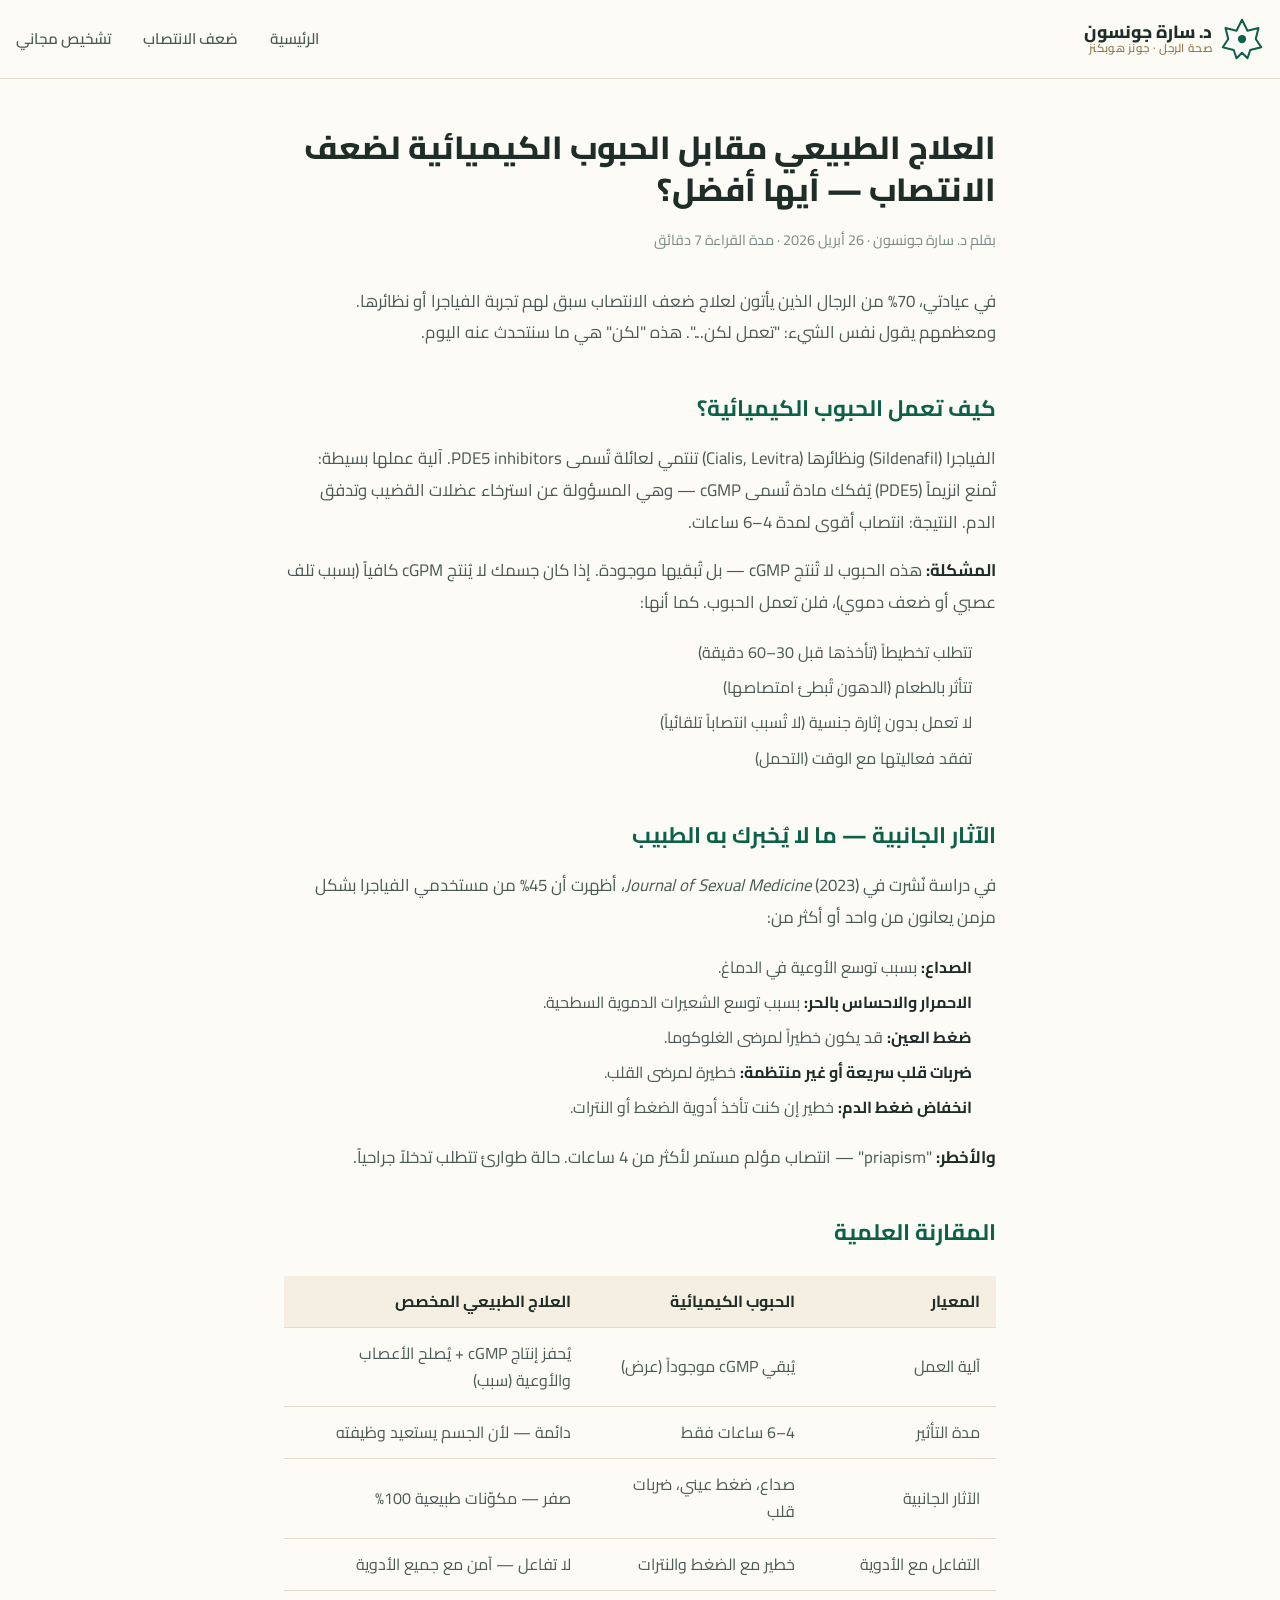
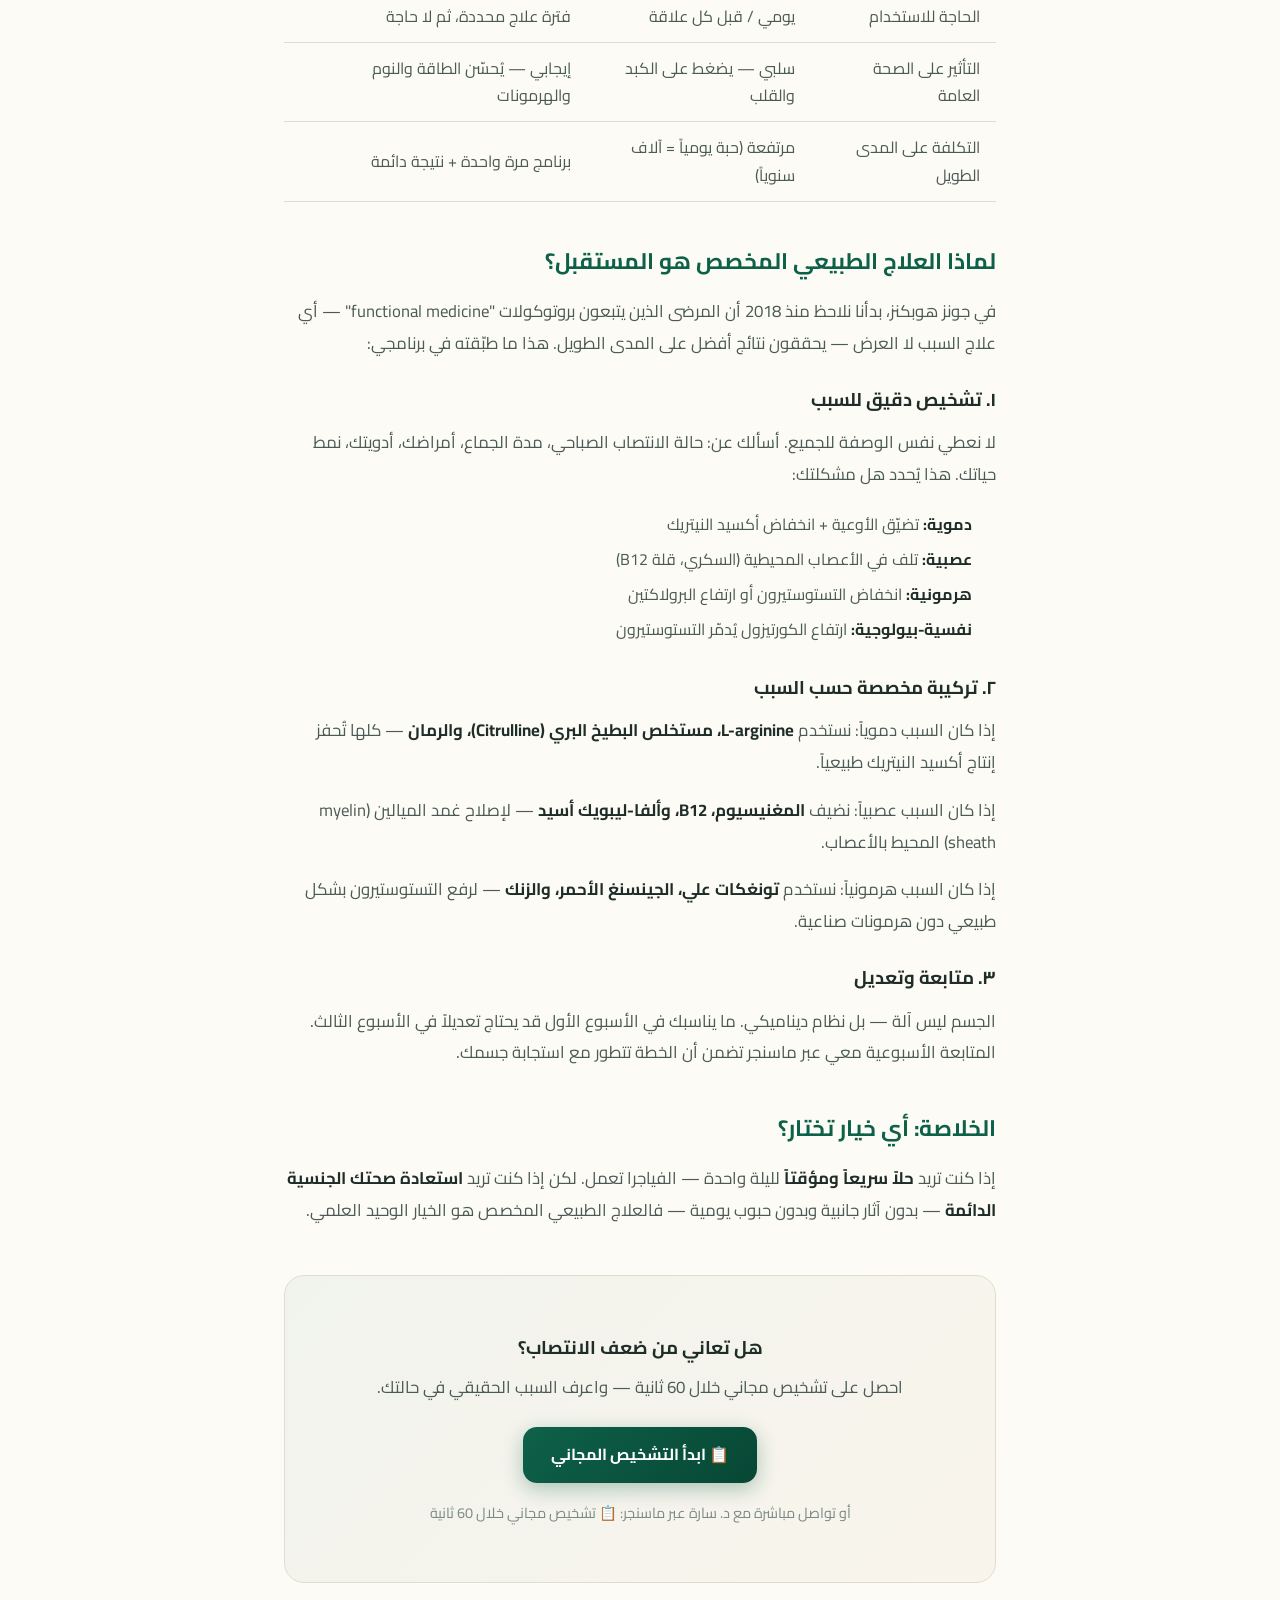
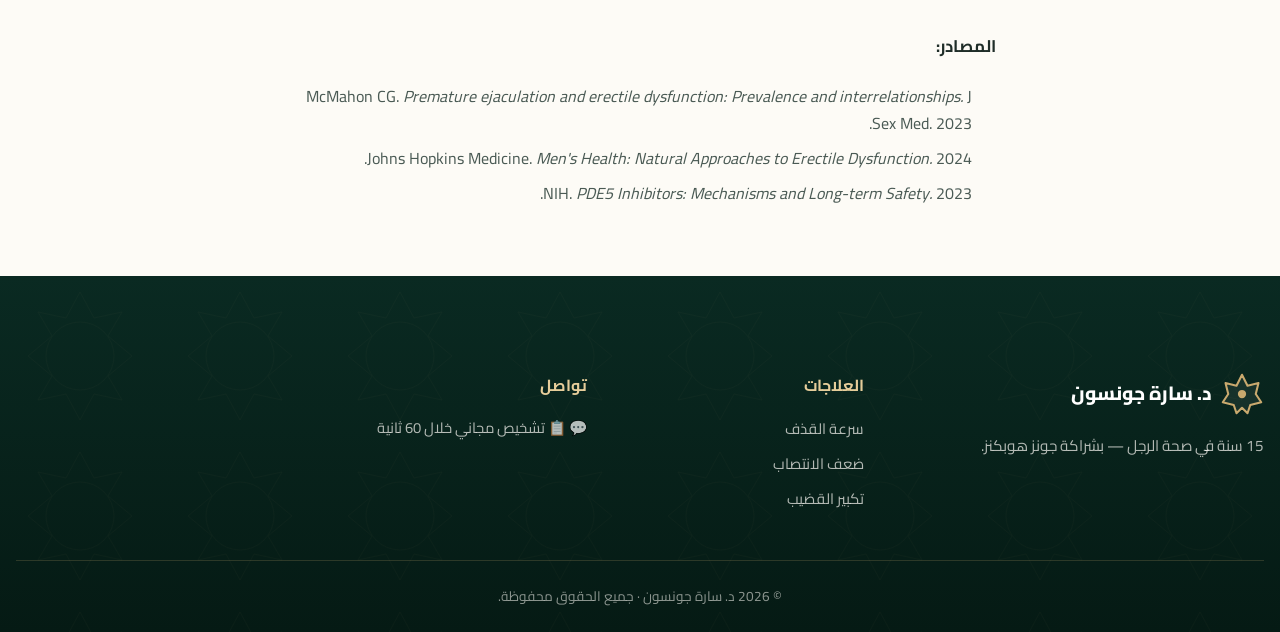
<file: blog/natural-vs-chemical-ed-treatment.html>
<!DOCTYPE html>
<html dir="rtl" lang="ar">
<head>
<meta charset="utf-8"/>
<meta name="viewport" content="width=device-width, initial-scale=1.0"/>
<title>العلاج الطبيعي vs الحبوب الكيميائية لضعف الانتصاب — مقارنة علمية</title>
<meta name="description" content="لماذا الحبوب الكيميائية تعالج العرض فقط بينما العلاج الطبيعي يُصلح السبب؟ مقارنة علمية شاملة بين الفياجرا والعلاج الطبيعي المخصص من د. سارة."/>
<meta name="keywords" content="علاج ضعف الانتصاب طبيعياً, الفياجرا, أضرار الفياجرا, علاج الضعف الجنسي بدون أدوية, د. سارة"/>
<link rel="canonical" href="https://drsarah-clinic.com/blog/natural-vs-chemical-ed-treatment.html"/>
<link href="../styles.css" rel="stylesheet"/>
<link href="https://fonts.googleapis.com/css2?family=Amiri:wght@400;700&family=Cairo:wght@300;400;500;600;700;800;900&family=Noto+Sans+Arabic:wght@300;400;500;600;700;800;900&display=swap" rel="stylesheet"/>
<style>
.blog-post { max-width: 760px; margin: 0 auto; padding: 3rem 1.5rem; }
.blog-post h1 { font-size: 2rem; font-weight: 800; line-height: 1.3; margin-bottom: 1rem; color: var(--text-primary); }
.blog-post .meta { font-size: 0.9rem; color: var(--text-muted); margin-bottom: 2rem; }
.blog-post h2 { font-size: 1.4rem; font-weight: 700; margin: 2.5rem 0 1rem; color: var(--primary); }
.blog-post h3 { font-size: 1.15rem; font-weight: 700; margin: 1.5rem 0 0.75rem; }
.blog-post p { font-size: 1.05rem; color: var(--text-secondary); line-height: 1.9; margin-bottom: 1rem; }
.blog-post ul { padding-right: 1.5rem; margin-bottom: 1rem; }
.blog-post li { font-size: 1rem; color: var(--text-secondary); padding: 4px 0; line-height: 1.7; }
.blog-post strong { color: var(--text-primary); }
.comparison-table { width: 100%; border-collapse: collapse; margin: 1.5rem 0; }
.comparison-table th, .comparison-table td { padding: 12px 16px; text-align: right; border-bottom: 1px solid var(--border-light); }
.comparison-table th { background: var(--bg-secondary); font-weight: 700; color: var(--text-primary); }
.comparison-table td { color: var(--text-secondary); }
.comparison-table tr:hover { background: rgba(14,97,73,0.02); }
.blog-cta { background: linear-gradient(135deg, rgba(14,97,73,0.05), rgba(201,169,110,0.08)); border: 1px solid var(--border-light); border-radius: var(--radius-lg); padding: 2rem; text-align: center; margin: 3rem 0; }
.blog-cta h3 { margin-bottom: 0.5rem; }
.blog-cta p { margin-bottom: 1.5rem; }
</style>
</head>
<body>

<nav class="navbar">
  <div class="container">
    <div class="logo">
      <span class="logo-icon"><svg viewBox="0 0 64 64" fill="none"><path d="M32 4 L40 20 L56 16 L52 32 L60 44 L44 48 L40 60 L32 52 L24 60 L20 48 L4 44 L12 32 L8 16 L24 20 Z" stroke="currentColor" stroke-width="3" stroke-linejoin="round" fill="rgba(255,255,255,0.12)"/><circle cx="32" cy="32" r="6" fill="currentColor"/></svg></span>
      <span class="logo-text"><span>د. سارة جونسون</span><small>صحة الرجل · جونز هوبكنز</small></span>
    </div>
    <ul class="nav-links"><li><a href="../index.html">الرئيسية</a></li><li><a href="../treatments/erectile-dysfunction.html">ضعف الانتصاب</a></li><li><a href="../d/">تشخيص مجاني</a></li></ul>
    <div class="hamburger" aria-label="Toggle menu" role="button" tabindex="0"><span></span><span></span><span></span></div>
  </div>
</nav>

<main class="container">
  <article class="blog-post">
    <h1>العلاج الطبيعي مقابل الحبوب الكيميائية لضعف الانتصاب — أيها أفضل؟</h1>
    <p class="meta">بقلم د. سارة جونسون · 26 أبريل 2026 · مدة القراءة 7 دقائق</p>

    <p>في عيادتي، 70% من الرجال الذين يأتون لعلاج ضعف الانتصاب سبق لهم تجربة الفياجرا أو نظائرها. ومعظمهم يقول نفس الشيء: "تعمل لكن...". هذه "لكن" هي ما سنتحدث عنه اليوم.</p>

    <h2>كيف تعمل الحبوب الكيميائية؟</h2>
    <p>الفياجرا (Sildenafil) ونظائرها (Cialis, Levitra) تنتمي لعائلة تُسمى PDE5 inhibitors. آلية عملها بسيطة: تُمنع انزيماً (PDE5) يُفكك مادة تُسمى cGMP — وهي المسؤولة عن استرخاء عضلات القضيب وتدفق الدم. النتيجة: انتصاب أقوى لمدة 4–6 ساعات.</p>
    <p><strong>المشكلة:</strong> هذه الحبوب لا تُنتج cGMP — بل تُبقيها موجودة. إذا كان جسمك لا يُنتج cGPM كافياً (بسبب تلف عصبي أو ضعف دموي)، فلن تعمل الحبوب. كما أنها:</p>
    <ul>
      <li>تتطلب تخطيطاً (تأخذها قبل 30–60 دقيقة)</li>
      <li>تتأثر بالطعام (الدهون تُبطئ امتصاصها)</li>
      <li>لا تعمل بدون إثارة جنسية (لا تُسبب انتصاباً تلقائياً)</li>
      <li>تفقد فعاليتها مع الوقت (التحمل)</li>
    </ul>

    <h2>الآثار الجانبية — ما لا يُخبرك به الطبيب</h2>
    <p>في دراسة نُشرت في <em>Journal of Sexual Medicine</em> (2023)، أظهرت أن 45% من مستخدمي الفياجرا بشكل مزمن يعانون من واحد أو أكثر من:</p>
    <ul>
      <li><strong>الصداع:</strong> بسبب توسع الأوعية في الدماغ.</li>
      <li><strong>الاحمرار والاحساس بالحر:</strong> بسبب توسع الشعيرات الدموية السطحية.</li>
      <li><strong>ضغط العين:</strong> قد يكون خطيراً لمرضى الغلوكوما.</li>
      <li><strong>ضربات قلب سريعة أو غير منتظمة:</strong> خطيرة لمرضى القلب.</li>
      <li><strong>انخفاض ضغط الدم:</strong> خطير إن كنت تأخذ أدوية الضغط أو النترات.</li>
    </ul>
    <p><strong>والأخطر:</strong> "priapism" — انتصاب مؤلم مستمر لأكثر من 4 ساعات. حالة طوارئ تتطلب تدخلاً جراحياً.</p>

    <h2>المقارنة العلمية</h2>
    <table class="comparison-table">
      <tr><th>المعيار</th><th>الحبوب الكيميائية</th><th>العلاج الطبيعي المخصص</th></tr>
      <tr><td>آلية العمل</td><td>يُبقي cGMP موجوداً (عرض)</td><td>يُحفز إنتاج cGMP + يُصلح الأعصاب والأوعية (سبب)</td></tr>
      <tr><td>مدة التأثير</td><td>4–6 ساعات فقط</td><td>دائمة — لأن الجسم يستعيد وظيفته</td></tr>
      <tr><td>الآثار الجانبية</td><td>صداع، ضغط عيني، ضربات قلب</td><td>صفر — مكوّنات طبيعية 100%</td></tr>
      <tr><td>التفاعل مع الأدوية</td><td>خطير مع الضغط والنترات</td><td>لا تفاعل — آمن مع جميع الأدوية</td></tr>
      <tr><td>الحاجة للاستخدام</td><td>يومي / قبل كل علاقة</td><td>فترة علاج محددة، ثم لا حاجة</td></tr>
      <tr><td>التأثير على الصحة العامة</td><td>سلبي — يضغط على الكبد والقلب</td><td>إيجابي — يُحسّن الطاقة والنوم والهرمونات</td></tr>
      <tr><td>التكلفة على المدى الطويل</td><td>مرتفعة (حبة يومياً = آلاف سنوياً)</td><td>برنامج مرة واحدة + نتيجة دائمة</td></tr>
    </table>

    <h2>لماذا العلاج الطبيعي المخصص هو المستقبل؟</h2>
    <p>في جونز هوبكنز، بدأنا نلاحظ منذ 2018 أن المرضى الذين يتبعون بروتوكولات "functional medicine" — أي علاج السبب لا العرض — يحققون نتائج أفضل على المدى الطويل. هذا ما طبّقته في برنامجي:</p>

    <h3>١. تشخيص دقيق للسبب</h3>
    <p>لا نعطي نفس الوصفة للجميع. أسألك عن: حالة الانتصاب الصباحي، مدة الجماع، أمراضك، أدويتك، نمط حياتك. هذا يُحدد هل مشكلتك:</p>
    <ul>
      <li><strong>دموية:</strong> تضيّق الأوعية + انخفاض أكسيد النيتريك</li>
      <li><strong>عصبية:</strong> تلف في الأعصاب المحيطية (السكري، قلة B12)</li>
      <li><strong>هرمونية:</strong> انخفاض التستوستيرون أو ارتفاع البرولاكتين</li>
      <li><strong>نفسية-بيولوجية:</strong> ارتفاع الكورتيزول يُدمّر التستوستيرون</li>
    </ul>

    <h3>٢. تركيبة مخصصة حسب السبب</h3>
    <p>إذا كان السبب دموياً: نستخدم <strong>L-arginine، مستخلص البطيخ البري (Citrulline)، والرمان</strong> — كلها تُحفز إنتاج أكسيد النيتريك طبيعياً.</p>
    <p>إذا كان السبب عصبياً: نضيف <strong>المغنيسيوم، B12، وألفا-ليبويك أسيد</strong> — لإصلاح غمد الميالين (myelin sheath) المحيط بالأعصاب.</p>
    <p>إذا كان السبب هرمونياً: نستخدم <strong>تونغكات علي، الجينسنغ الأحمر، والزنك</strong> — لرفع التستوستيرون بشكل طبيعي دون هرمونات صناعية.</p>

    <h3>٣. متابعة وتعديل</h3>
    <p>الجسم ليس آلة — بل نظام ديناميكي. ما يناسبك في الأسبوع الأول قد يحتاج تعديلاً في الأسبوع الثالث. المتابعة الأسبوعية معي عبر ماسنجر تضمن أن الخطة تتطور مع استجابة جسمك.</p>

    <h2>الخلاصة: أي خيار تختار؟</h2>
    <p>إذا كنت تريد <strong>حلاً سريعاً ومؤقتاً</strong> لليلة واحدة — الفياجرا تعمل. لكن إذا كنت تريد <strong>استعادة صحتك الجنسية الدائمة</strong> — بدون آثار جانبية وبدون حبوب يومية — فالعلاج الطبيعي المخصص هو الخيار الوحيد العلمي.</p>

    <div class="blog-cta">
      <h3>هل تعاني من ضعف الانتصاب؟</h3>
      <p>احصل على تشخيص مجاني خلال 60 ثانية — واعرف السبب الحقيقي في حالتك.</p>
      <a class="btn-primary" href="../d/">📋 ابدأ التشخيص المجاني</a>
      <p style="margin-top:1rem;font-size:0.9rem;color:var(--text-muted);">أو تواصل مباشرة مع د. سارة عبر ماسنجر: <a href="../d/">📋 تشخيص مجاني خلال 60 ثانية</a></p>
    </div>

    <p><strong>المصادر:</strong></p>
    <ul>
      <li>McMahon CG. <em>Premature ejaculation and erectile dysfunction: Prevalence and interrelationships.</em> J Sex Med. 2023.</li>
      <li>Johns Hopkins Medicine. <em>Men's Health: Natural Approaches to Erectile Dysfunction.</em> 2024.</li>
      <li>NIH. <em>PDE5 Inhibitors: Mechanisms and Long-term Safety.</em> 2023.</li>
    </ul>
  </article>
</main>

<footer class="footer">
  <div class="container">
    <div class="footer-grid">
      <div class="footer-brand">
        <div class="logo"><span class="logo-icon"><svg viewBox="0 0 64 64" fill="none"><path d="M32 4 L40 20 L56 16 L52 32 L60 44 L44 48 L40 60 L32 52 L24 60 L20 48 L4 44 L12 32 L8 16 L24 20 Z" stroke="currentColor" stroke-width="3" stroke-linejoin="round" fill="rgba(255,255,255,0.06)"/><circle cx="32" cy="32" r="6" fill="currentColor"/></svg></span><span>د. سارة جونسون</span></div>
        <p>15 سنة في صحة الرجل — بشراكة جونز هوبكنز.</p>
      </div>
      <div class="footer-links"><h4>العلاجات</h4><ul><li><a href="../treatments/premature-ejaculation.html">سرعة القذف</a></li><li><a href="../treatments/erectile-dysfunction.html">ضعف الانتصاب</a></li><li><a href="../treatments/penis-enlargement.html">تكبير القضيب</a></li></ul></div>
      <div class="footer-contact"><h4>تواصل</h4><p>💬 <a href="../d/">📋 تشخيص مجاني خلال 60 ثانية</a></p></div>
    </div>
    <div class="footer-bottom"><p>© 2026 د. سارة جونسون · جميع الحقوق محفوظة.</p></div>
  </div>
</footer>

<script src="../script.js"></script>
</body>
</html>
</file>
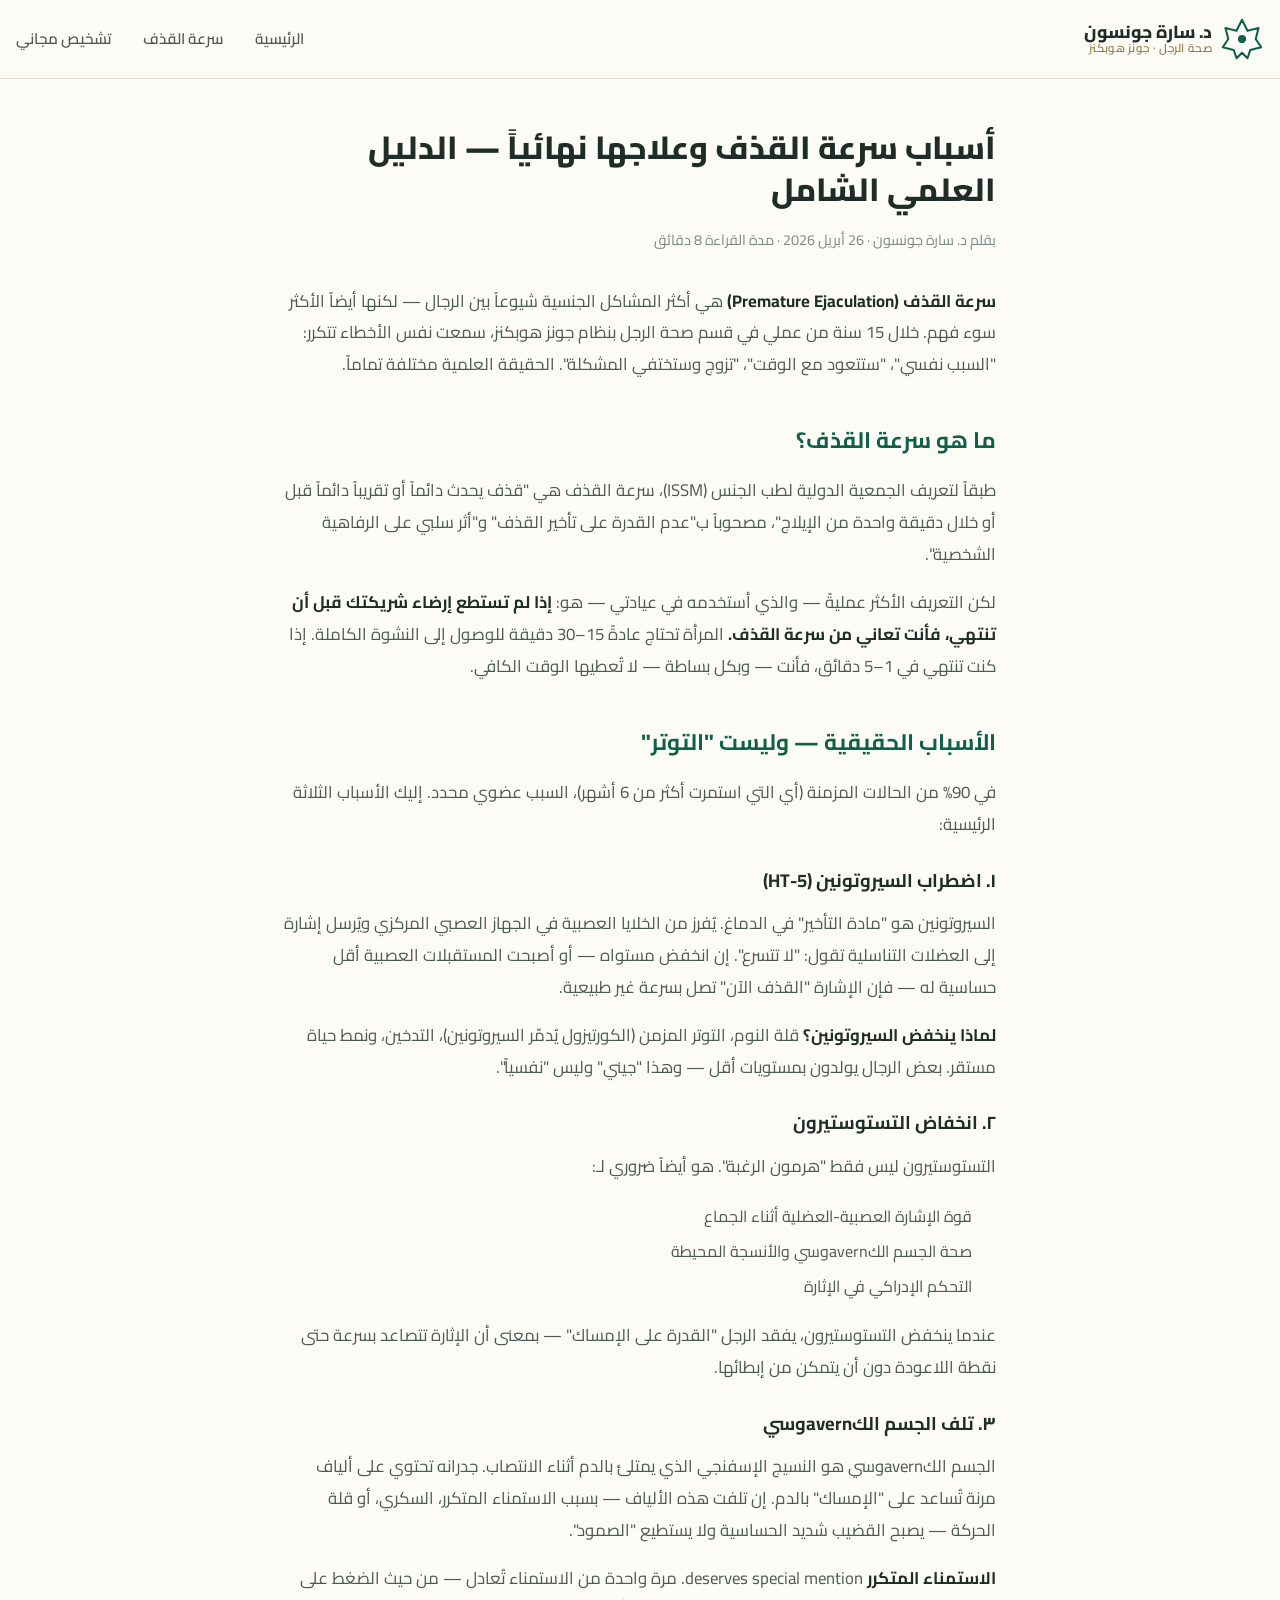
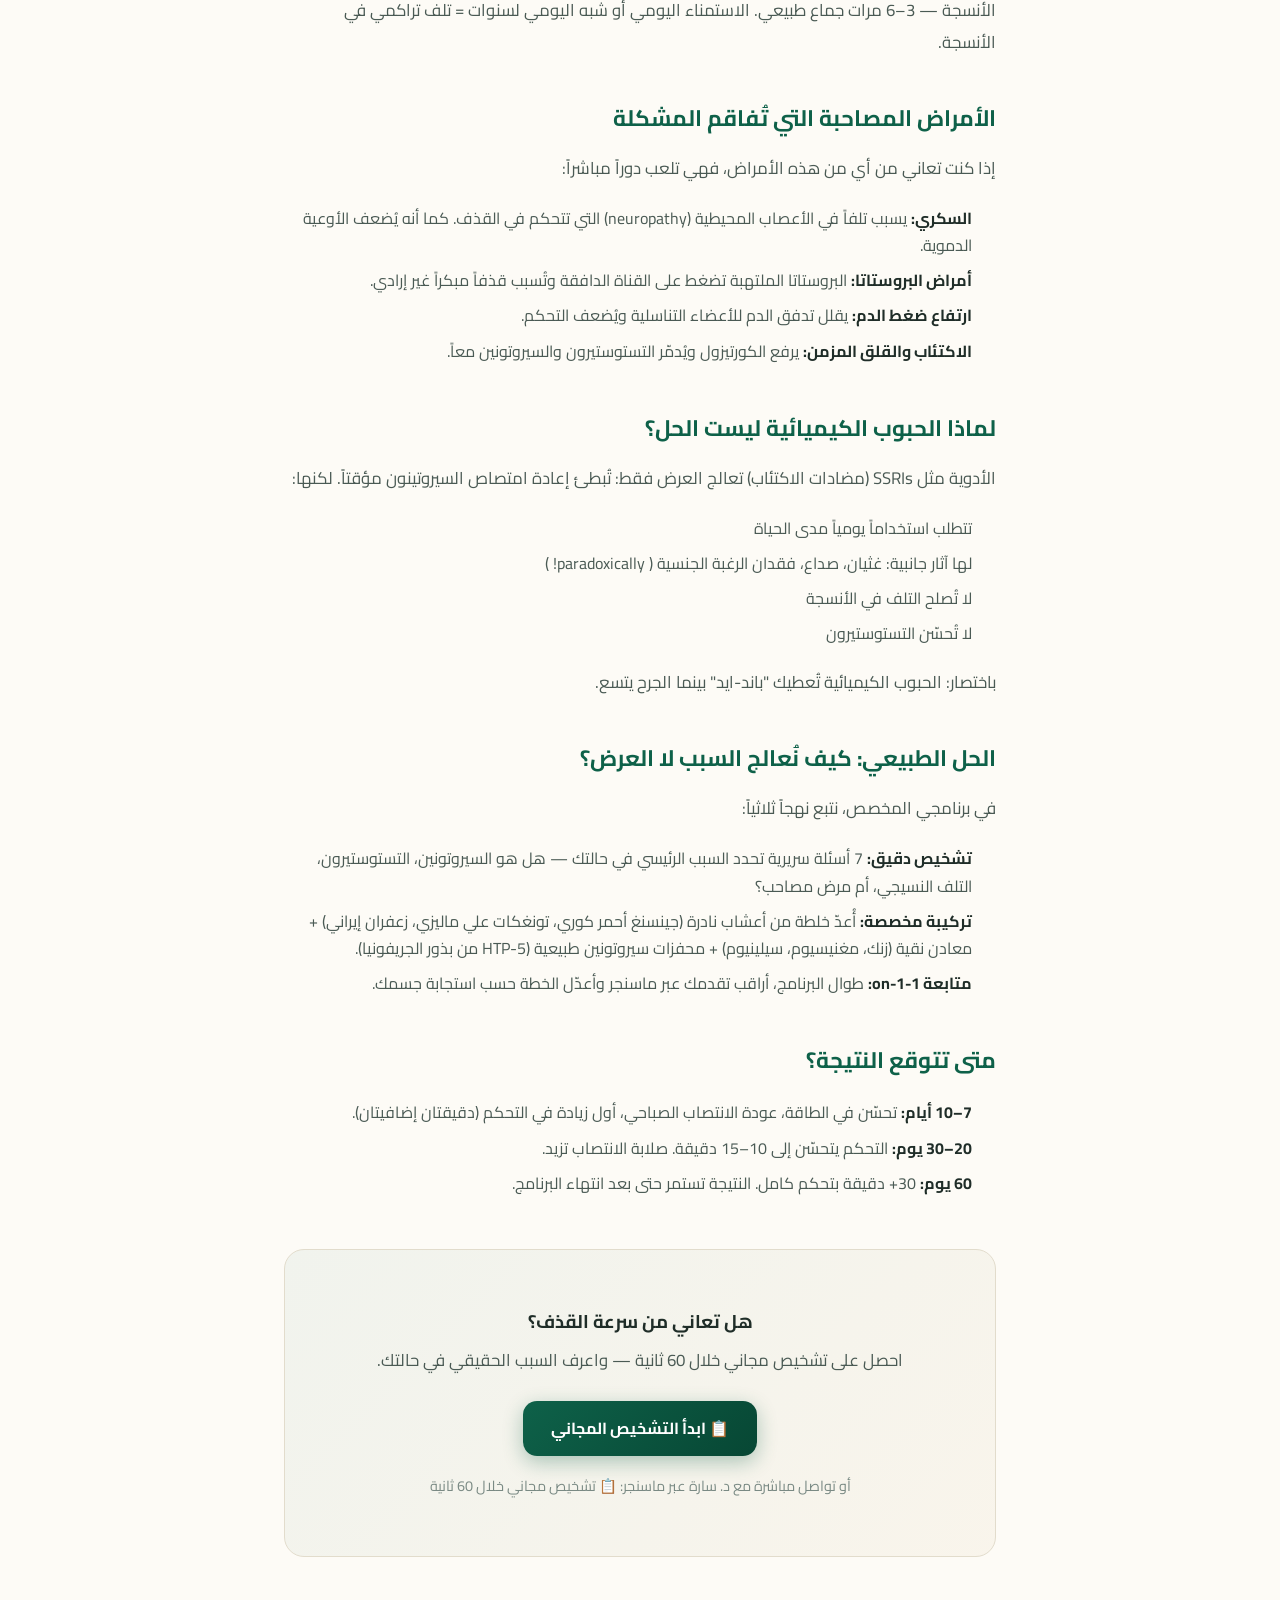
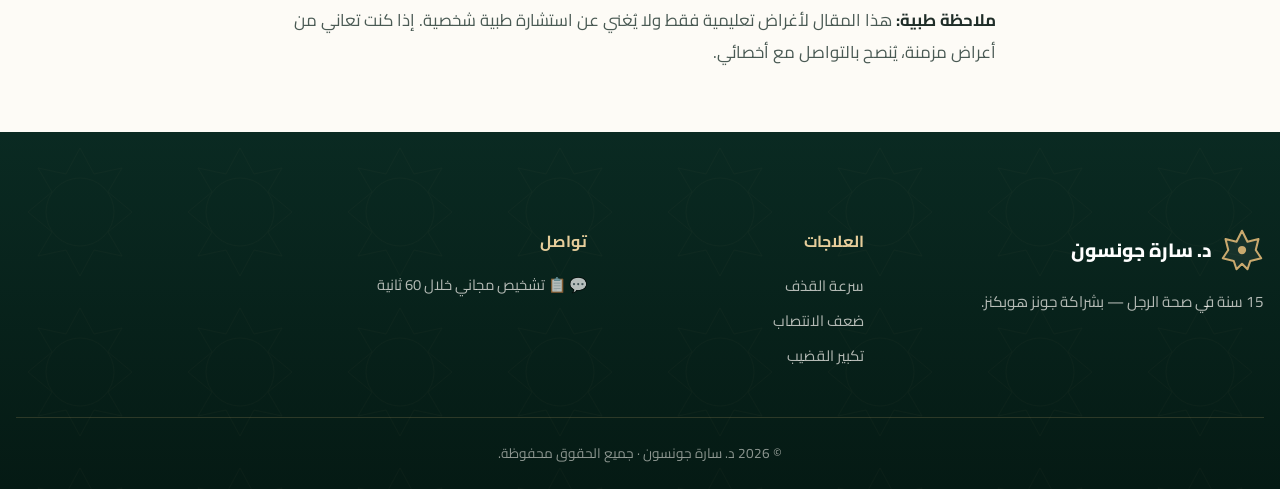
<file: blog/premature-ejaculation-causes.html>
<!DOCTYPE html>
<html dir="rtl" lang="ar">
<head>
<meta charset="utf-8"/>
<meta name="viewport" content="width=device-width, initial-scale=1.0"/>
<title>أسباب سرعة القذف وعلاجها نهائياً — دليل د. سارة الشامل 2026</title>
<meta name="description" content="اكتشف الأسباب الحقيقية لسرعة القذف: السيروتونين، التستوستيرون، السكري، البروستاتا. دليل علمي شامل لعلاج القذف المبكر طبيعياً من د. سارة جونسون."/>
<meta name="keywords" content="أسباب سرعة القذف, علاج سرعة القذف نهائياً, القذف المبكر, السيروتونين, التستوستيرون, علاج طبيعي"/>
<link rel="canonical" href="https://drsarah-clinic.com/blog/premature-ejaculation-causes.html"/>
<link href="../styles.css" rel="stylesheet"/>
<link href="https://fonts.googleapis.com/css2?family=Amiri:wght@400;700&family=Cairo:wght@300;400;500;600;700;800;900&family=Noto+Sans+Arabic:wght@300;400;500;600;700;800;900&display=swap" rel="stylesheet"/>
<style>
.blog-post { max-width: 760px; margin: 0 auto; padding: 3rem 1.5rem; }
.blog-post h1 { font-size: 2rem; font-weight: 800; line-height: 1.3; margin-bottom: 1rem; color: var(--text-primary); }
.blog-post .meta { font-size: 0.9rem; color: var(--text-muted); margin-bottom: 2rem; }
.blog-post h2 { font-size: 1.4rem; font-weight: 700; margin: 2.5rem 0 1rem; color: var(--primary); }
.blog-post h3 { font-size: 1.15rem; font-weight: 700; margin: 1.5rem 0 0.75rem; }
.blog-post p { font-size: 1.05rem; color: var(--text-secondary); line-height: 1.9; margin-bottom: 1rem; }
.blog-post ul { padding-right: 1.5rem; margin-bottom: 1rem; }
.blog-post li { font-size: 1rem; color: var(--text-secondary); padding: 4px 0; line-height: 1.7; }
.blog-post strong { color: var(--text-primary); }
.blog-cta { background: linear-gradient(135deg, rgba(14,97,73,0.05), rgba(201,169,110,0.08)); border: 1px solid var(--border-light); border-radius: var(--radius-lg); padding: 2rem; text-align: center; margin: 3rem 0; }
.blog-cta h3 { margin-bottom: 0.5rem; }
.blog-cta p { margin-bottom: 1.5rem; }
</style>
</head>
<body>

<nav class="navbar">
  <div class="container">
    <div class="logo">
      <span class="logo-icon"><svg viewBox="0 0 64 64" fill="none"><path d="M32 4 L40 20 L56 16 L52 32 L60 44 L44 48 L40 60 L32 52 L24 60 L20 48 L4 44 L12 32 L8 16 L24 20 Z" stroke="currentColor" stroke-width="3" stroke-linejoin="round" fill="rgba(255,255,255,0.12)"/><circle cx="32" cy="32" r="6" fill="currentColor"/></svg></span>
      <span class="logo-text"><span>د. سارة جونسون</span><small>صحة الرجل · جونز هوبكنز</small></span>
    </div>
    <ul class="nav-links"><li><a href="../index.html">الرئيسية</a></li><li><a href="../treatments/premature-ejaculation.html">سرعة القذف</a></li><li><a href="../d/">تشخيص مجاني</a></li></ul>
    <div class="hamburger" aria-label="Toggle menu" role="button" tabindex="0"><span></span><span></span><span></span></div>
  </div>
</nav>

<main class="container">
  <article class="blog-post">
    <h1>أسباب سرعة القذف وعلاجها نهائياً — الدليل العلمي الشامل</h1>
    <p class="meta">بقلم د. سارة جونسون · 26 أبريل 2026 · مدة القراءة 8 دقائق</p>

    <p><strong>سرعة القذف (Premature Ejaculation)</strong> هي أكثر المشاكل الجنسية شيوعاً بين الرجال — لكنها أيضاً الأكثر سوء فهم. خلال 15 سنة من عملي في قسم صحة الرجل بنظام جونز هوبكنز، سمعت نفس الأخطاء تتكرر: "السبب نفسي"، "ستتعود مع الوقت"، "تزوج وستختفي المشكلة". الحقيقة العلمية مختلفة تماماً.</p>

    <h2>ما هو سرعة القذف؟</h2>
    <p>طبقاً لتعريف الجمعية الدولية لطب الجنس (ISSM)، سرعة القذف هي "قذف يحدث دائماً أو تقريباً دائماً قبل أو خلال دقيقة واحدة من الإيلاج"، مصحوباً ب"عدم القدرة على تأخير القذف" و"أثر سلبي على الرفاهية الشخصية".</p>
    <p>لكن التعريف الأكثر عمليةً — والذي أستخدمه في عيادتي — هو: <strong>إذا لم تستطع إرضاء شريكتك قبل أن تنتهي، فأنت تعاني من سرعة القذف.</strong> المرأة تحتاج عادةً 15–30 دقيقة للوصول إلى النشوة الكاملة. إذا كنت تنتهي في 1–5 دقائق، فأنت — وبكل بساطة — لا تُعطيها الوقت الكافي.</p>

    <h2>الأسباب الحقيقية — وليست "التوتر"</h2>
    <p>في 90% من الحالات المزمنة (أي التي استمرت أكثر من 6 أشهر)، السبب عضوي محدد. إليك الأسباب الثلاثة الرئيسية:</p>

    <h3>١. اضطراب السيروتونين (5-HT)</h3>
    <p>السيروتونين هو "مادة التأخير" في الدماغ. يُفرز من الخلايا العصبية في الجهاز العصبي المركزي ويُرسل إشارة إلى العضلات التناسلية تقول: "لا تتسرع". إن انخفض مستواه — أو أصبحت المستقبلات العصبية أقل حساسية له — فإن الإشارة "القذف الآن" تصل بسرعة غير طبيعية.</p>
    <p><strong>لماذا ينخفض السيروتونين؟</strong> قلة النوم، التوتر المزمن (الكورتيزول يُدمّر السيروتونين)، التدخين، ونمط حياة مستقر. بعض الرجال يولدون بمستويات أقل — وهذا "جيني" وليس "نفسياً".</p>

    <h3>٢. انخفاض التستوستيرون</h3>
    <p>التستوستيرون ليس فقط "هرمون الرغبة". هو أيضاً ضروري لـ:</p>
    <ul>
      <li>قوة الإشارة العصبية-العضلية أثناء الجماع</li>
      <li>صحة الجسم الكavernوسي والأنسجة المحيطة</li>
      <li>التحكم الإدراكي في الإثارة</li>
    </ul>
    <p>عندما ينخفض التستوستيرون، يفقد الرجل "القدرة على الإمساك" — بمعنى أن الإثارة تتصاعد بسرعة حتى نقطة اللاعودة دون أن يتمكن من إبطائها.</p>

    <h3>٣. تلف الجسم الكavernوسي</h3>
    <p>الجسم الكavernوسي هو النسيج الإسفنجي الذي يمتلئ بالدم أثناء الانتصاب. جدرانه تحتوي على ألياف مرنة تُساعد على "الإمساك" بالدم. إن تلفت هذه الألياف — بسبب الاستمناء المتكرر، السكري، أو قلة الحركة — يصبح القضيب شديد الحساسية ولا يستطيع "الصمود".</p>
    <p><strong>الاستمناء المتكرر</strong> deserves special mention. مرة واحدة من الاستمناء تُعادل — من حيث الضغط على الأنسجة — 3–6 مرات جماع طبيعي. الاستمناء اليومي أو شبه اليومي لسنوات = تلف تراكمي في الأنسجة.</p>

    <h2>الأمراض المصاحبة التي تُفاقم المشكلة</h2>
    <p>إذا كنت تعاني من أي من هذه الأمراض، فهي تلعب دوراً مباشراً:</p>
    <ul>
      <li><strong>السكري:</strong> يسبب تلفاً في الأعصاب المحيطية (neuropathy) التي تتحكم في القذف. كما أنه يُضعف الأوعية الدموية.</li>
      <li><strong>أمراض البروستاتا:</strong> البروستاتا الملتهبة تضغط على القناة الدافقة وتُسبب قذفاً مبكراً غير إرادي.</li>
      <li><strong>ارتفاع ضغط الدم:</strong> يقلل تدفق الدم للأعضاء التناسلية ويُضعف التحكم.</li>
      <li><strong>الاكتئاب والقلق المزمن:</strong> يرفع الكورتيزول ويُدمّر التستوستيرون والسيروتونين معاً.</li>
    </ul>

    <h2>لماذا الحبوب الكيميائية ليست الحل؟</h2>
    <p>الأدوية مثل SSRIs (مضادات الاكتئاب) تعالج العرض فقط: تُبطئ إعادة امتصاص السيروتينون مؤقتاً. لكنها:</p>
    <ul>
      <li>تتطلب استخداماً يومياً مدى الحياة</li>
      <li>لها آثار جانبية: غثيان، صداع، فقدان الرغبة الجنسية ( paradoxically! )</li>
      <li>لا تُصلح التلف في الأنسجة</li>
      <li>لا تُحسّن التستوستيرون</li>
    </ul>
    <p>باختصار: الحبوب الكيميائية تُعطيك "باند-ايد" بينما الجرح يتسع.</p>

    <h2>الحل الطبيعي: كيف نُعالج السبب لا العرض؟</h2>
    <p>في برنامجي المخصص، نتبع نهجاً ثلاثياً:</p>
    <ul>
      <li><strong>تشخيص دقيق:</strong> 7 أسئلة سريرية تحدد السبب الرئيسي في حالتك — هل هو السيروتونين، التستوستيرون، التلف النسيجي، أم مرض مصاحب؟</li>
      <li><strong>تركيبة مخصصة:</strong> أُعدّ خلطة من أعشاب نادرة (جينسنغ أحمر كوري، تونغكات علي ماليزي، زعفران إيراني) + معادن نقية (زنك، مغنيسيوم، سيلينيوم) + محفزات سيروتونين طبيعية (5-HTP من بذور الجريفونيا).</li>
      <li><strong>متابعة 1-on-1:</strong> طوال البرنامج، أراقب تقدمك عبر ماسنجر وأعدّل الخطة حسب استجابة جسمك.</li>
    </ul>

    <h2>متى تتوقع النتيجة؟</h2>
    <ul>
      <li><strong>7–10 أيام:</strong> تحسّن في الطاقة، عودة الانتصاب الصباحي، أول زيادة في التحكم (دقيقتان إضافيتان).</li>
      <li><strong>20–30 يوم:</strong> التحكم يتحسّن إلى 10–15 دقيقة. صلابة الانتصاب تزيد.</li>
      <li><strong>60 يوم:</strong> 30+ دقيقة بتحكم كامل. النتيجة تستمر حتى بعد انتهاء البرنامج.</li>
    </ul>

    <div class="blog-cta">
      <h3>هل تعاني من سرعة القذف؟</h3>
      <p>احصل على تشخيص مجاني خلال 60 ثانية — واعرف السبب الحقيقي في حالتك.</p>
      <a class="btn-primary" href="../d/">📋 ابدأ التشخيص المجاني</a>
      <p style="margin-top:1rem;font-size:0.9rem;color:var(--text-muted);">أو تواصل مباشرة مع د. سارة عبر ماسنجر: <a href="../d/">📋 تشخيص مجاني خلال 60 ثانية</a></p>
    </div>

    <p><strong>ملاحظة طبية:</strong> هذا المقال لأغراض تعليمية فقط ولا يُغني عن استشارة طبية شخصية. إذا كنت تعاني من أعراض مزمنة، يُنصح بالتواصل مع أخصائي.</p>
  </article>
</main>

<footer class="footer">
  <div class="container">
    <div class="footer-grid">
      <div class="footer-brand">
        <div class="logo"><span class="logo-icon"><svg viewBox="0 0 64 64" fill="none"><path d="M32 4 L40 20 L56 16 L52 32 L60 44 L44 48 L40 60 L32 52 L24 60 L20 48 L4 44 L12 32 L8 16 L24 20 Z" stroke="currentColor" stroke-width="3" stroke-linejoin="round" fill="rgba(255,255,255,0.06)"/><circle cx="32" cy="32" r="6" fill="currentColor"/></svg></span><span>د. سارة جونسون</span></div>
        <p>15 سنة في صحة الرجل — بشراكة جونز هوبكنز.</p>
      </div>
      <div class="footer-links"><h4>العلاجات</h4><ul><li><a href="../treatments/premature-ejaculation.html">سرعة القذف</a></li><li><a href="../treatments/erectile-dysfunction.html">ضعف الانتصاب</a></li><li><a href="../treatments/penis-enlargement.html">تكبير القضيب</a></li></ul></div>
      <div class="footer-contact"><h4>تواصل</h4><p>💬 <a href="../d/">📋 تشخيص مجاني خلال 60 ثانية</a></p></div>
    </div>
    <div class="footer-bottom"><p>© 2026 د. سارة جونسون · جميع الحقوق محفوظة.</p></div>
  </div>
</footer>

<script src="../script.js"></script>
</body>
</html>
</file>
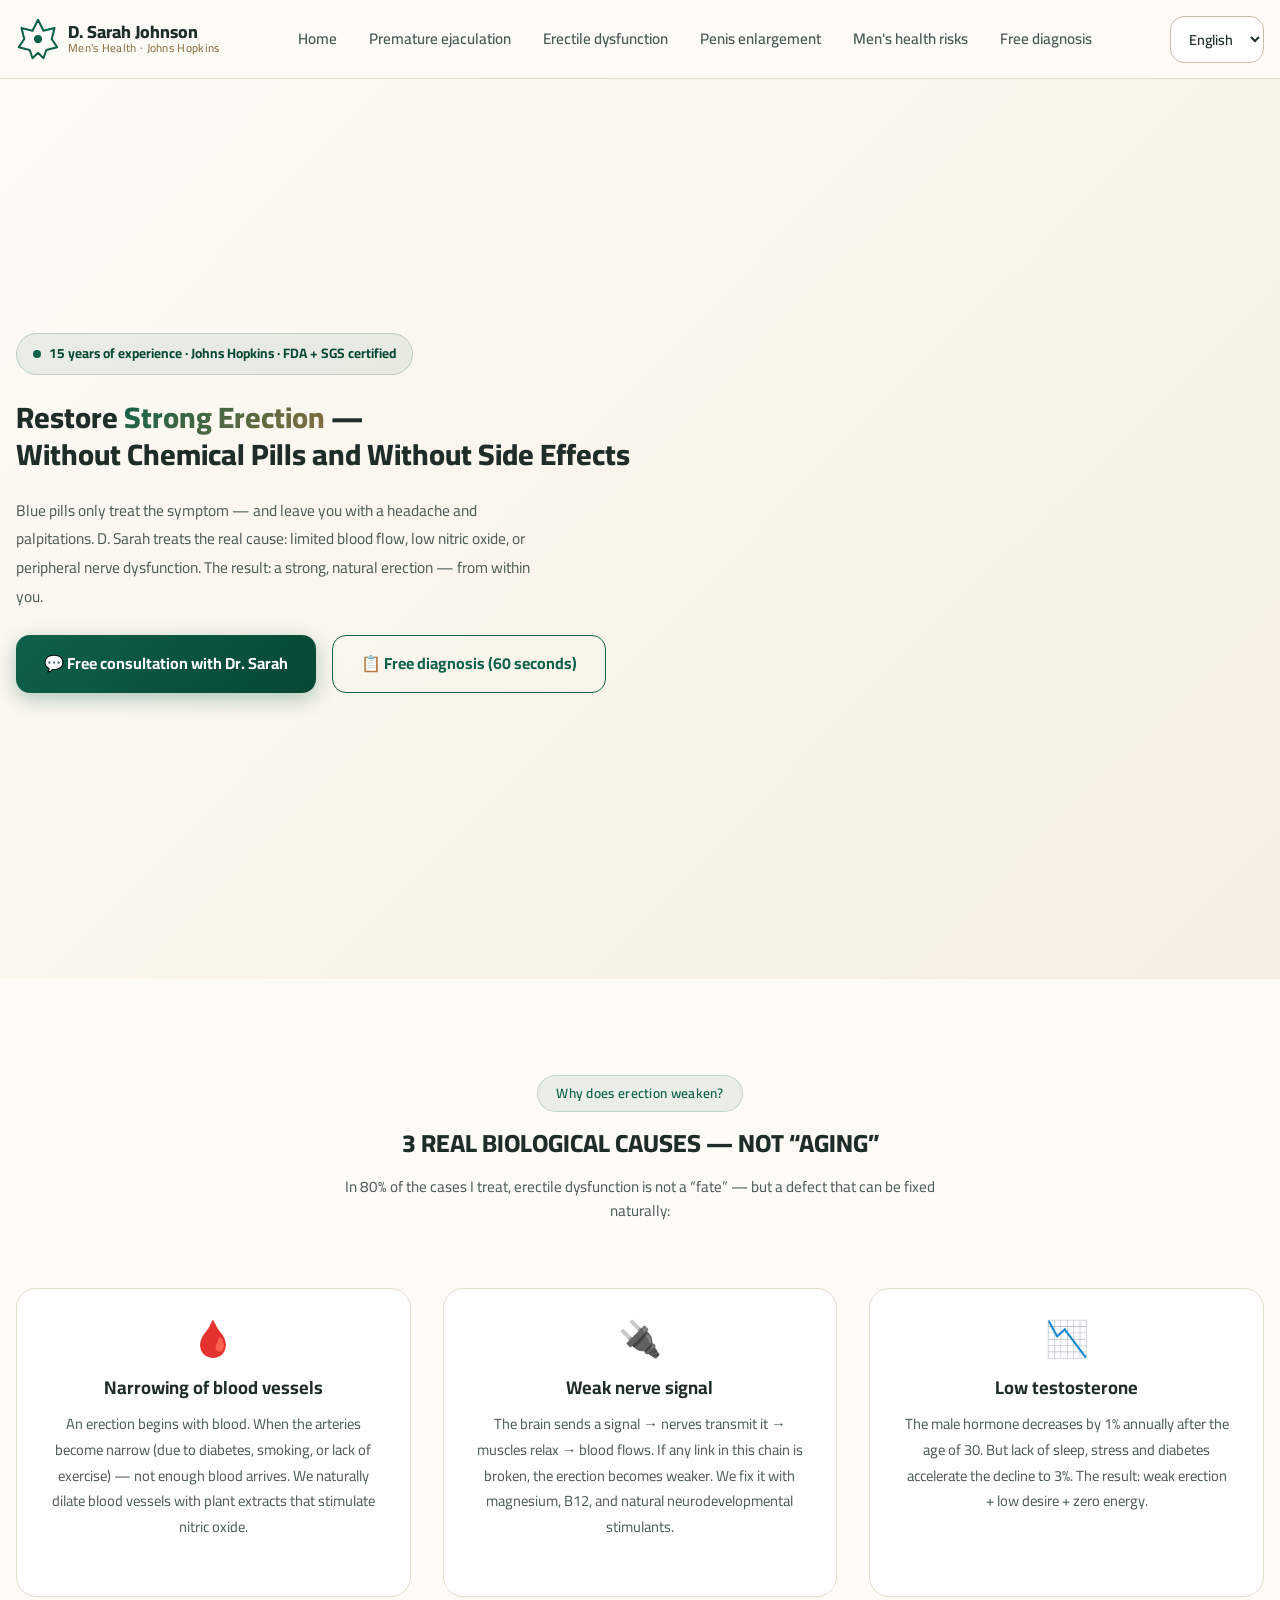
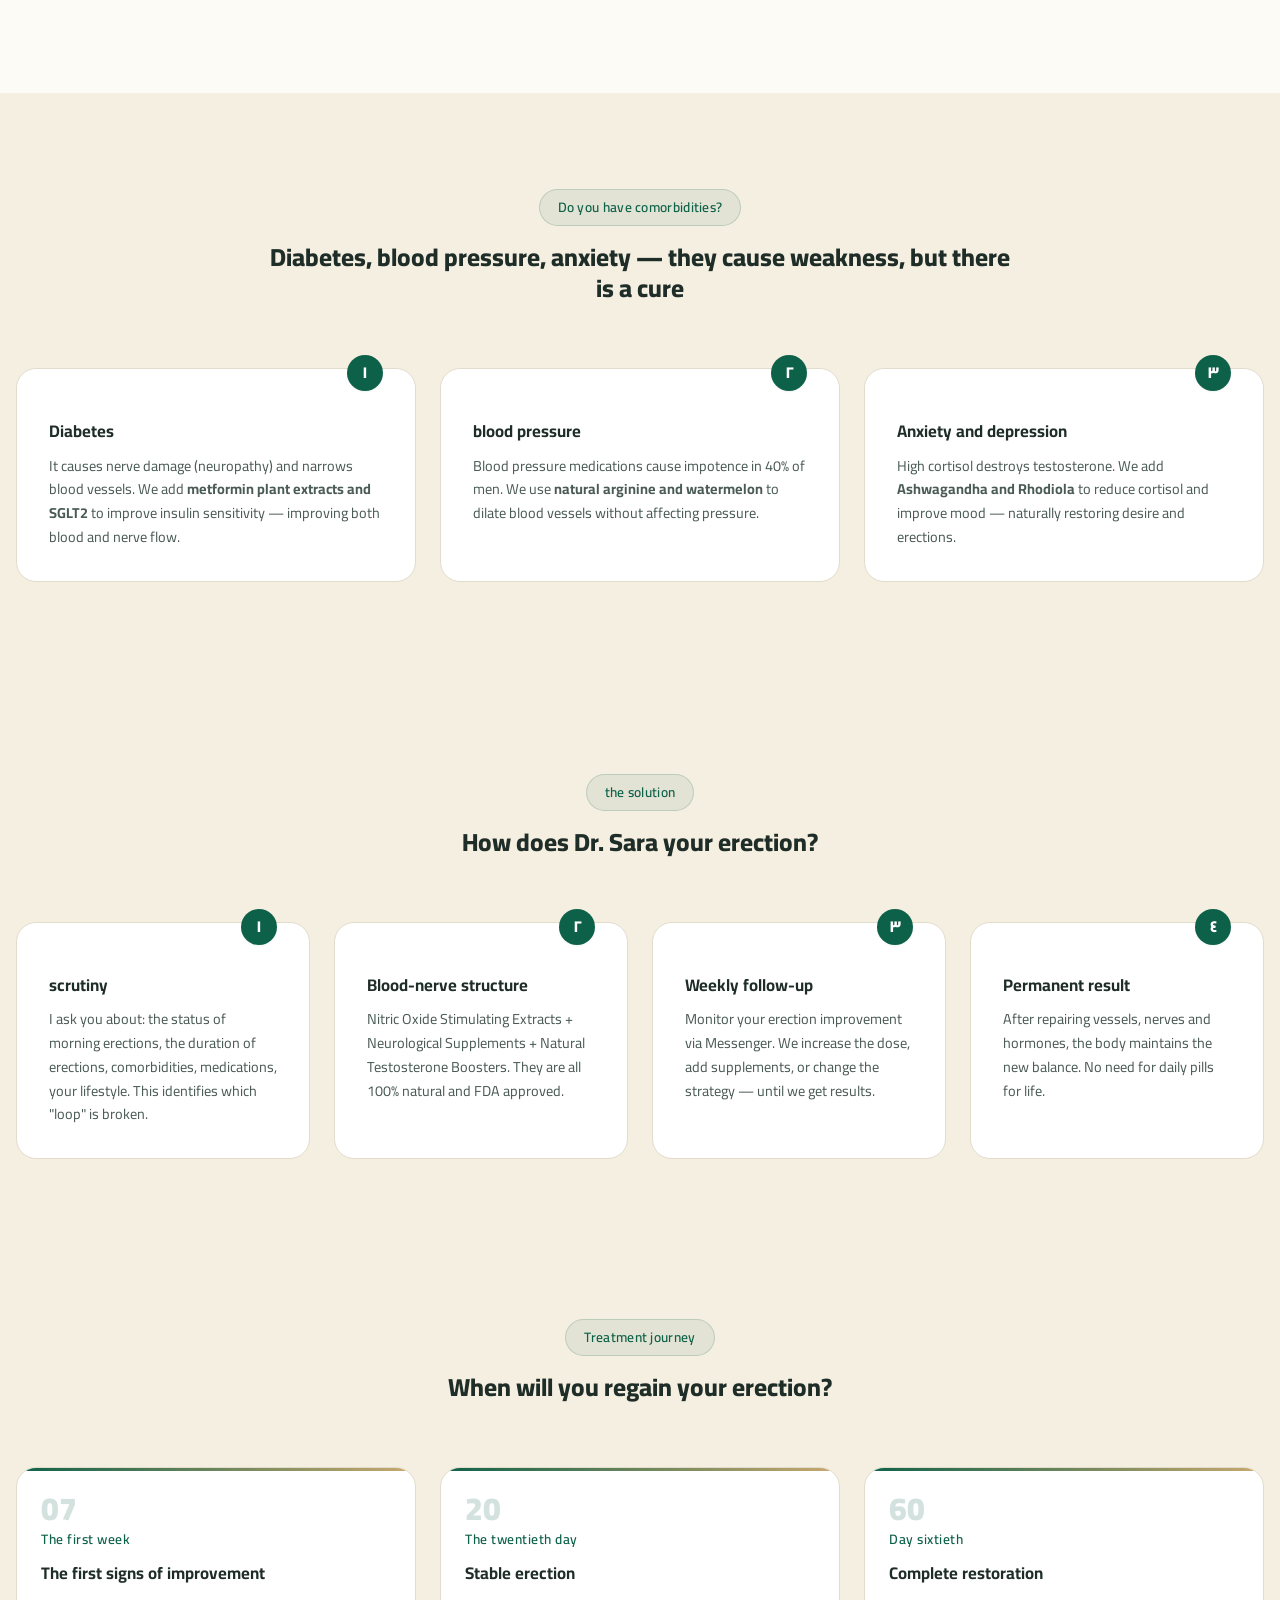
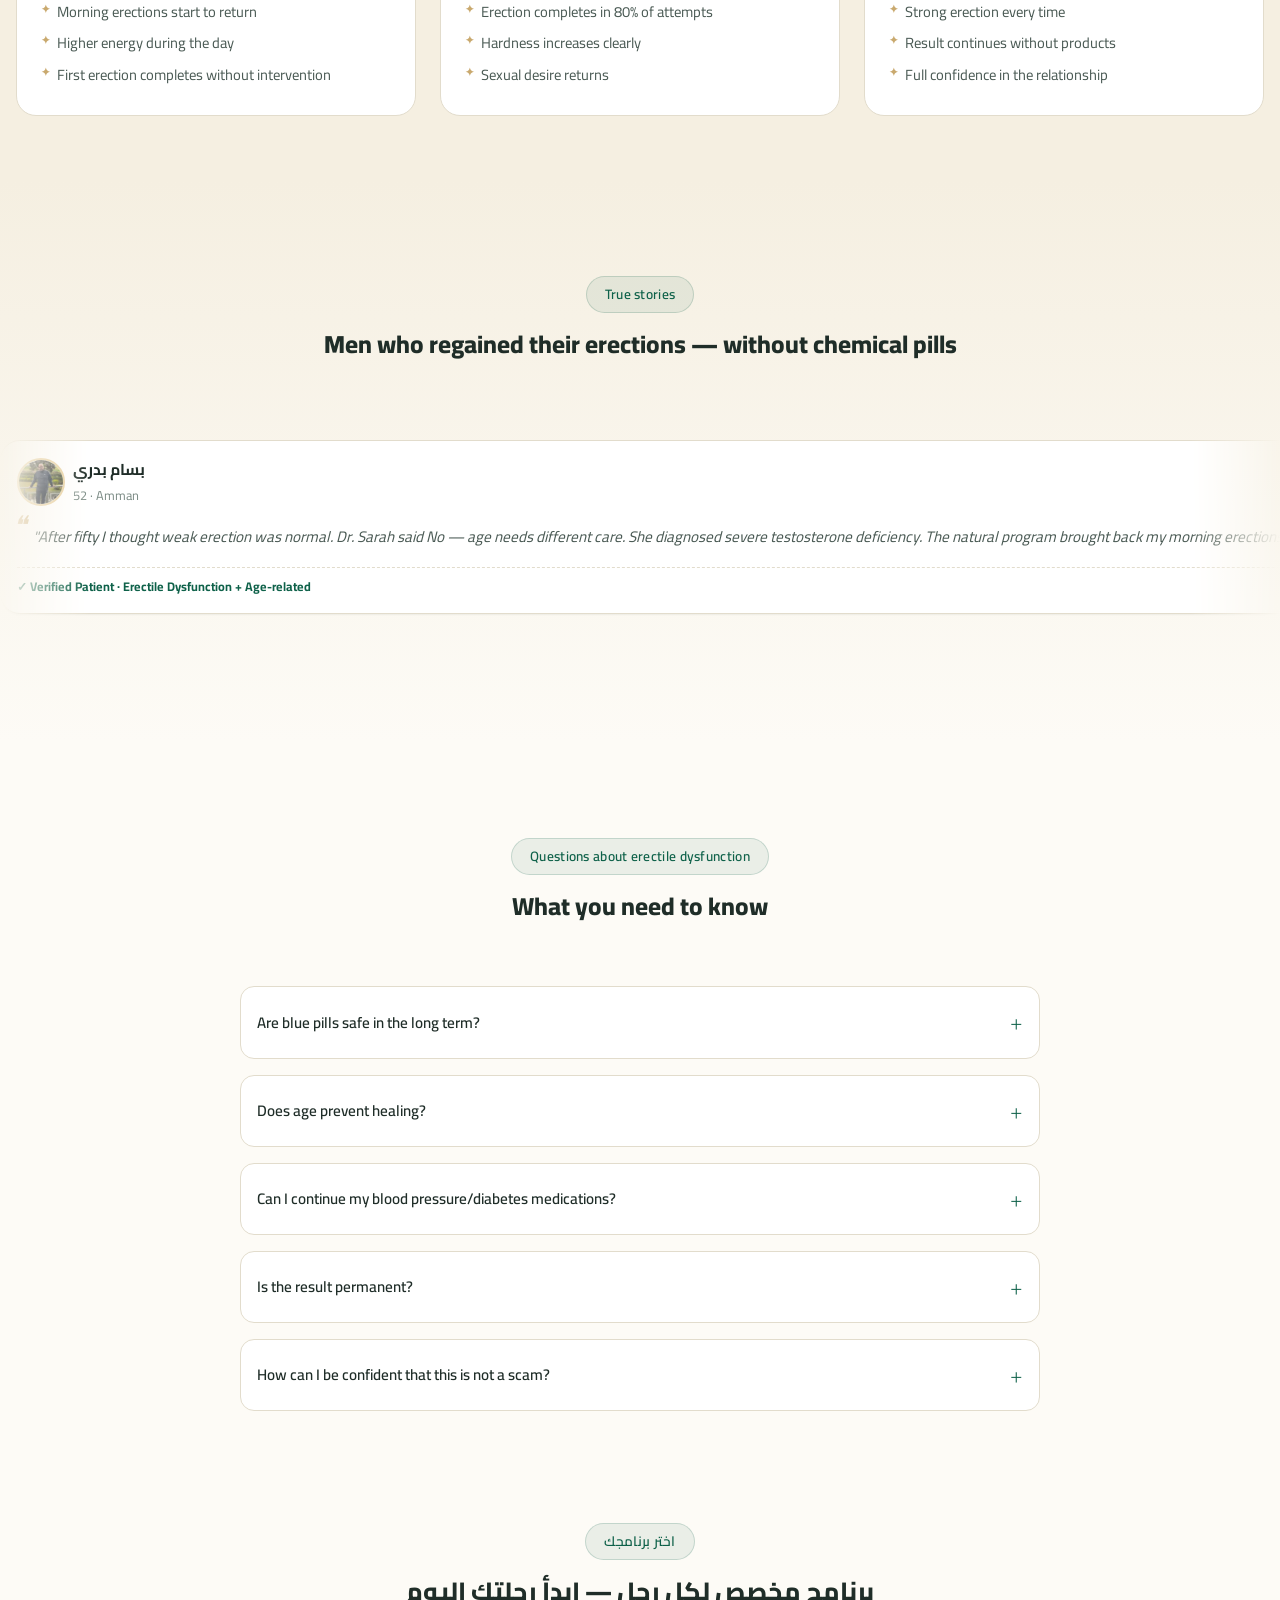
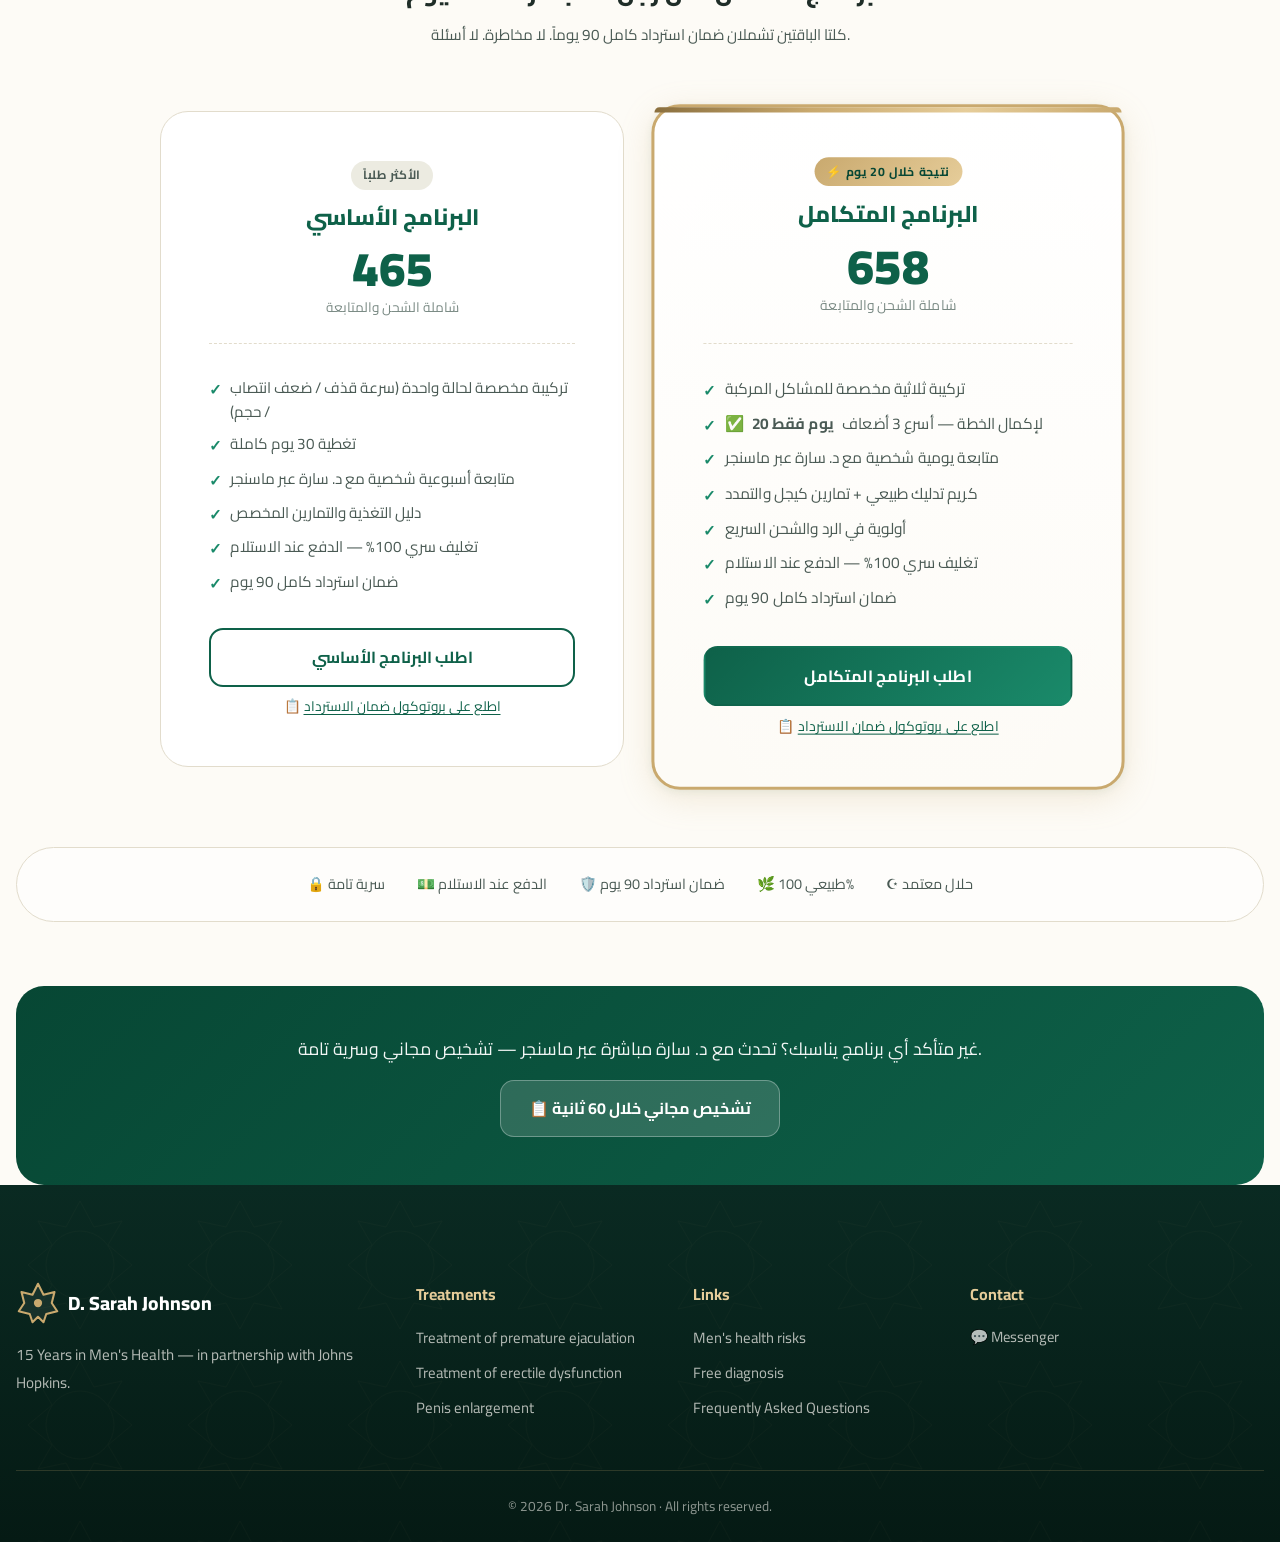
<file: treatments/erectile-dysfunction.html>
<!DOCTYPE html>

<html dir="rtl" lang="ar">
<head>
<meta charset="utf-8"/>
<meta content="width=device-width, initial-scale=1.0" name="viewport"/>
<title data-i18n="ed_title">علاج ضعف الانتصاب نهائياً — برنامج د. سارة المخصص | جونز هوبكنز</title>
<script>
  (function() {
    try {
      const saved = localStorage.getItem('site-lang');
      if (saved) {
        document.documentElement.setAttribute('lang', saved);
        document.documentElement.setAttribute('dir', (saved === 'ar') ? 'rtl' : 'ltr');
      }
    } catch(e) {}
  })();
</script>
<meta content="علاج ضعف الانتصاب بطبيعية 100% — برنامج مخصص من د. سارة جونسون. نُعالج السبب الحقيقي: تدفق الدم، التستوستيرون، صحة الأعصاب. استشارة سرية + ماسنجر." data-i18n-attr="content:ed_meta_desc" name="description"/>
<meta content="علاج ضعف الانتصاب, علاج الضعف الجنسي, انتصاب أقوى, علاج طبيعي, د. سارة, جونز هوبكنز" data-i18n-attr="content:ed_meta_keywords" name="keywords"/>
<meta content="علاج ضعف الانتصاب نهائياً — د. سارة جونسون" data-i18n-attr="content:ed_og_title" property="og:title"/>
<meta content="استعادة الانتصاب الكامل بدون حبوب كيميائية. مكوّنات طبيعية · FDA + SGS · ضمان 90 يوم · الدفع عند الاستلام" data-i18n-attr="content:ed_og_desc" property="og:description"/>
<link href="https://drsarah-clinic.com/treatments/erectile-dysfunction.html" rel="canonical"/>
<link href="../styles.css" rel="stylesheet"/>
<link href="https://fonts.googleapis.com/css2?family=Amiri:wght@400;700&amp;family=Cairo:wght@300;400;500;600;700;800;900&amp;family=Noto+Sans+Arabic:wght@300;400;500;600;700;800;900&amp;display=swap" rel="stylesheet"/>
</head>
<body>
<nav class="navbar">
<div class="container">
<div class="logo">
<span class="logo-icon"><svg fill="none" viewbox="0 0 64 64"><path d="M32 4 L40 20 L56 16 L52 32 L60 44 L44 48 L40 60 L32 52 L24 60 L20 48 L4 44 L12 32 L8 16 L24 20 Z" fill="rgba(255,255,255,0.12)" stroke="currentColor" stroke-linejoin="round" stroke-width="3"></path><circle cx="32" cy="32" fill="currentColor" r="6"></circle></svg></span>
<span class="logo-text"><span data-i18n="ed_span_1">د. سارة جونسون</span><small data-i18n="ed_small_2">صحة الرجل · جونز هوبكنز</small></span>
</div>
<ul class="nav-links">
<li><a data-i18n="nav_home" href="../index.html">الرئيسية</a></li>
<li><a data-i18n="nav_pe" href="premature-ejaculation.html">سرعة القذف</a></li>
<li><a data-i18n="nav_ed" href="erectile-dysfunction.html">ضعف الانتصاب</a></li>
<li><a data-i18n="nav_enlargement" href="penis-enlargement.html">تكبير القضيب</a></li>
<li><a data-i18n="ed_a_txt_1" href="../crisis/">مخاطر صحة الرجل</a></li>
<li><a data-i18n="nav_quiz" href="../d/">تشخيص مجاني</a></li>
</ul>
<div class="lang-switcher">
<select aria-label="Select Language" id="lang-select">
<option value="ar" data-i18n="lang_ar">العربية</option>
<option value="en" data-i18n="lang_en">English</option>
</select>
</div>
<div aria-label="Toggle menu" class="hamburger" role="button" tabindex="0"><span></span><span></span><span></span></div>
</div>
</nav>
<section class="hero">
<div class="container">
<div class="hero-content">
<div class="hero-badge"><span class="pulse-dot"></span><span data-i18n="ed_span_txt_1">15 سنة خبرة · جونز هوبكنز · معتمد FDA + SGS</span></div>
<h1 data-i18n="treat_hero_title">استعادة <span class="highlight">الانتصاب القوي</span> —<br/>بدون حبوب كيميائية وبدون آثار جانبية</h1>
<p class="hero-subtitle" data-i18n="treat_hero_subtitle">الحبوب الزرقاء تعالج العرض فقط — وتتركك بصداع وضربات قلب. د. سارة تُعالج السبب الحقيقي: تدفق الدم المحدود، انخفاض أكسيد النيتريك، أو ضعف في الأعصاب المحيطية. النتيجة: انتصاب قوي وطبيعي — من داخلك.</p>
<div class="hero-cta">
<a class="btn-primary" href="../d/" data-i18n="treat_hero_cta">📋 تشخيص مجاني خلال 60 ثانية</a>
<a class="btn-secondary" data-i18n="ed_a_btn_secondary_4" href="../d/">📋 التشخيص المجاني (60 ثانية)</a>
</div>
</div>
</div>
</section>
<section class="pain-points-section">
<div class="container">
<div class="section-header">
<span class="section-tag" data-i18n="treat_section1_tag">لماذا يضعف الانتصاب؟</span>
<h2 data-i18n="treat_section1_title">3 أسباب بيولوجية حقيقية — وليست "كبر السن"</h2>
<p class="section-subtitle" data-i18n="treat_section1_subtitle">في 80% من الحالات التي أعالجها، الانتصاب الضعف ليس "قدراً" — بل خلل يمكن إصلاحه طبيعياً:</p>
</div>
<div class="pain-grid">
<div class="pain-card">
<div class="pain-emoji">🩸</div>
<h3 data-i18n="ed_h3_5">تضيّق الأوعية الدموية</h3>
<p data-i18n="ed_p_6">الانتصاب يبدأ بالدم. عندما تضيق الشرايين (بسبب السكري، التدخين، أو قلة الحركة) — لا يصل دم كافٍ. نُوسّع الأوعية طبيعياً بمستخلصات نباتية تُحفز أكسيد النيتريك.</p>
</div>
<div class="pain-card">
<div class="pain-emoji">🔌</div>
<h3 data-i18n="ed_h3_7">ضعف الإشارة العصبية</h3>
<p data-i18n="ed_p_8">الدماغ يرسل إشارة → الأعصاب تنقلها → العضلات تسترخي → الدم يتدفق. إن تعطلت أي حلقة في هذه السلسلة، الانتصاب يضعف. نُصلحها بالمغنيسيوم، B12، ومحفزات النمو العصبي الطبيعية.</p>
</div>
<div class="pain-card">
<div class="pain-emoji">📉</div>
<h3 data-i18n="ed_h3_9">انخفاض التستوستيرون</h3>
<p data-i18n="ed_p_10">هرمون الذكورة ينخفض 1% سنوياً بعد الـ30. لكن قلة النوم والتوتر والسكري تُسرّع الانخفاض إلى 3%. النتيجة: انتصاب ضعيف + رغبة منخفضة + طاقة معدومة.</p>
</div>
</div>
</div>
</section>
<section class="solution-intro bg-primary">
<div class="container">
<div class="section-header">
<span class="section-tag" data-i18n="ed_span_section_tag_11">هل لديك أمراض مصاحبة؟</span>
<h2 data-i18n="ed_h2_12">السكري، ضغط الدم، والقلق — يُسبّبون الضعف لكن العلاج موجود</h2>
</div>
<div class="solution-pillars three-col">
<div class="pillar-card">
<div class="pillar-num">١</div>
<h3 data-i18n="ed_h3_13">السكري</h3>
<p data-i18n="ed_p_txt_1">يُسبب تلفاً عصبياً (neuropathy) ويضيّق الأوعية. نضيف <strong>مستخلصات الميتفورمين النباتية وSGLT2</strong> لتحسين حساسية الإنسولين — ما يُحسّن تدفق الدم والأعصاب معاً.</p>
</div>
<div class="pillar-card">
<div class="pillar-num">٢</div>
<h3 data-i18n="ed_h3_16">ضغط الدم</h3>
<p data-i18n="ed_p_txt_2">أدوية ضغط الدم تُسبب ضعف جنسي في 40% من الرجال. نستخدم <strong>الarginine الطبيعي والبطيخ البري</strong> لتوسيع الأوعية دون التأثير على الضغط.</p>
</div>
<div class="pillar-card">
<div class="pillar-num">٣</div>
<h3 data-i18n="ed_h3_19">القلق والاكتئاب</h3>
<p data-i18n="ed_p_txt_3">الكورتيزول المرتفع يُدمّر التستوستيرون. نضيف <strong>الأشواغاندا والروديولا</strong> لتخفيض الكورتيزول وتحسين المزاج — ما يُعيد الرغبة والانتصاب طبيعياً.</p>
</div>
</div>
</div>
</section>
<section class="solution-intro">
<div class="container">
<div class="section-header">
<span class="section-tag" data-i18n="ed_span_section_tag_22">الحل</span>
<h2 data-i18n="ed_h2_23">كيف يُعيد برنامج د. سارة انتصابك؟</h2>
</div>
<div class="solution-pillars">
<div class="pillar-card"><div class="pillar-num">١</div><h3 data-i18n="ed_h3_24">فحص دقيق</h3><p data-i18n="ed_p_25">أسألك عن: حالة الانتصاب الصباحي، مدة الانتصاب، الأمراض المصاحبة، الأدوية، نمط حياتك. هذا يُحدد أي "حلقة" معطلة.</p></div>
<div class="pillar-card"><div class="pillar-num">٢</div><h3 data-i18n="ed_h3_26">تركيبة دموية-عصبية</h3><p data-i18n="ed_p_27">مستخلصات تُحفز أكسيد النيتريك + مكملات عصبية + محفزات تستوستيرون طبيعية. كلها طبيعية 100% ومعتمدة FDA.</p></div>
<div class="pillar-card"><div class="pillar-num">٣</div><h3 data-i18n="ed_h3_28">متابعة أسبوعية</h3><p data-i18n="ed_p_29">أراقب تحسّن انتصابك عبر ماسنجر. نزيد الجرعة، نُضيف مكملات، أو نُغيّر الاستراتيجية — حتى نصل للنتيجة.</p></div>
<div class="pillar-card"><div class="pillar-num">٤</div><h3 data-i18n="ed_h3_30">نتيجة دائمة</h3><p data-i18n="ed_p_31">بعد إصلاح الأوعية والأعصاب والهرمونات، الجسم يحافظ على التوازن الجديد. لا حاجة لحبوب يومية مدى الحياة.</p></div>
</div>
</div>
</section>
<section class="timeline-section">
<div class="container">
<div class="section-header">
<span class="section-tag" data-i18n="ed_span_section_tag_32">رحلة العلاج</span>
<h2 data-i18n="ed_h2_33">متى تستعيد انتصابك؟</h2>
</div>
<div class="timeline-grid three-col">
<div class="timeline-card">
<div class="timeline-num" data-i18n="ed_div_timeline_num_34">٠٧</div><div class="timeline-day" data-i18n="ed_div_timeline_day_35">الأسبوع الأول</div>
<h3 data-i18n="ed_h3_36">أولى علامات التحسّن</h3>
<ul><li data-i18n="ed_timeline_li1">الانتصاب الصباحي يبدأ يعود</li><li data-i18n="ed_timeline_li2">طاقة أعلى في النهار</li><li data-i18n="ed_timeline_li3">أول انتصاب يكتمل بدون تدخل</li></ul>
</div>
<div class="timeline-card">
<div class="timeline-num" data-i18n="ed_div_timeline_num_40">٢٠</div><div class="timeline-day" data-i18n="ed_div_timeline_day_41">اليوم العشرون</div>
<h3 data-i18n="ed_h3_42">انتصاب مستقر</h3>
<ul><li data-i18n="ed_timeline_li4">الانتصاب يكتمل في 80% من المحاولات</li><li data-i18n="ed_timeline_li5">صلابة تزيد بوضوح</li><li data-i18n="ed_timeline_li6">الرغبة الجنسية تعود</li></ul>
</div>
<div class="timeline-card">
<div class="timeline-num" data-i18n="ed_div_timeline_num_46">٦٠</div><div class="timeline-day" data-i18n="ed_div_timeline_day_47">اليوم الستين</div>
<h3 data-i18n="ed_h3_48">استعادة كاملة</h3>
<ul><li data-i18n="ed_timeline_li7">انتصاب قوي في كل مرة</li><li data-i18n="ed_timeline_li8">النتيجة تستمر بدون منتجات</li><li data-i18n="ed_timeline_li9">ثقة كاملة في العلاقة</li></ul>
</div>
</div>
</div>
</section>
<section class="testimonials">
<div class="container">
<div class="section-header">
<span class="section-tag" data-i18n="ed_span_section_tag_52">قصص حقيقية</span>
<h2 data-i18n="ed_h2_53">رجال استعادوا انتصابهم — دون حبوب كيميائية</h2>
</div>
</div>
<div class="testimonials-marquee">
<div class="marquee-track track-1">
      <div class="testimonial-card">
        <div class="testimonial-header">
          <img alt="بسام بدري" loading="lazy" class="avatar-img" src="../avatars/avatar_23.webp"/>
          <div class="info"><h4 data-i18n="ed_h4_54">بسام بدري</h4><span data-i18n="ed_span_55">52 · عمّان</span></div><div class="rating" data-i18n="ed_div_rating_1">★★★★★</div>
        </div>
        <p class="testimonial-text" data-i18n="ed_p_testimonial_text_56">"بعد الخمسين حسبت إن الانتصاب الضعيف شيء طبيعي. د. سارة قالت لا — العمر يحتاج رعاية مختلفة. شخّصت نقص حاد في التستوستيرون. البرنامج الطبيعي رجّع لي الانتصاب الصباحي بعد ٦ سنوات غياب. والآن أتحكم ٢٠ دقيقة."</p>
        <div class="testimonial-footer"><span class="verified" data-i18n="ed_span_verified_57">✓ مريض موثّق · ضعف انتصاب + تقدم بالعمر</span><span class="date" data-i18n="ed_span_date_58">فبراير ٢٠٢٦</span></div>
      </div>
      <div class="testimonial-card">
        <div class="testimonial-header">
          <img alt="روماني أبو كيرلس" loading="lazy" class="avatar-img" src="../avatars/avatar_25.webp"/>
          <div class="info"><h4 data-i18n="ed_h4_59">روماني أبو كيرلس</h4><span data-i18n="ed_span_60">47 · بيروت</span></div><div class="rating" data-i18n="ed_div_rating_2">★★★★★</div>
        </div>
        <p class="testimonial-text" data-i18n="ed_p_testimonial_text_61">"الانتصاب كان يضعف نص الطريق. زوجتي تسألني ش فيك؟ وأنا ما أدري أجاوب. د. سارة فحصت حالتي وقالت عندي تضيّق في الشرايين الصغيرة. أعطتني تركيبة فيها Citrulline وArginine. بعد ١٤ يوم الانتصاب صار قوي وثابت."</p>
        <div class="testimonial-footer"><span class="verified" data-i18n="ed_span_verified_62">✓ مريض موثّق · ضعف انتصاب</span><span class="date" data-i18n="ed_span_date_63">مارس ٢٠٢٦</span></div>
      </div>
      <div class="testimonial-card">
        <div class="testimonial-header">
          <img alt="عبدالله عمر" loading="lazy" class="avatar-img" src="../avatars/avatar_28.webp"/>
          <div class="info"><h4 data-i18n="ed_h4_64">عبدالله عمر</h4><span data-i18n="ed_span_65">73 · مسقط</span></div><div class="rating" data-i18n="ed_div_rating_3">★★★★★</div>
        </div>
        <p class="testimonial-text" data-i18n="ed_p_testimonial_text_66">"عمري ٧٣ وقلت خلاص انتهت رجولتي. بس د. سارة قالت الجسم يستجيب في أي عمر. البرنامج المخصص لعمري أعطاني نتيجة ما توقعتها. الانتصاب رجع بعد ٣ أسابيع. الحين أتحكم ١٥ دقيقة. زوجتي فرحانة والحمد لله."</p>
        <div class="testimonial-footer"><span class="verified" data-i18n="ed_span_verified_67">✓ مريض موثّق · ضعف انتصاب</span><span class="date" data-i18n="ed_span_date_68">يناير ٢٠٢٦</span></div>
      </div>
      <div class="testimonial-card">
        <div class="testimonial-header">
          <img alt="محمد اشرف" loading="lazy" class="avatar-img" src="../avatars/avatar_30.webp"/>
          <div class="info"><h4 data-i18n="ed_h4_69">محمد اشرف</h4><span data-i18n="ed_span_70">55 · القاهرة</span></div><div class="rating" data-i18n="ed_div_rating_4">★★★★★</div>
        </div>
        <p class="testimonial-text" data-i18n="ed_p_testimonial_text_71">"عندي سكري من ١٠ سنوات والانتصاب كان يضعف تدريجياً. طبيبي قال هذا طبيعي. د. سارة قالت لا، يمكن إصلاحه. أضافت VEGF وFGF للتركيبة. بعد ٢٠ يوم الانتصاب رجع قوي. بعد ٤٠ يوم صرت أتحكم ٢٢ دقيقة."</p>
        <div class="testimonial-footer"><span class="verified" data-i18n="ed_span_verified_72">✓ مريض موثّق · ضعف انتصاب + سكري</span><span class="date" data-i18n="ed_span_date_73">أبريل ٢٠٢٦</span></div>
      </div>
      <div class="testimonial-card">
        <div class="testimonial-header">
          <img alt="أحمد مصطفى" loading="lazy" class="avatar-img" src="../avatars/avatar_37.webp"/>
          <div class="info"><h4 data-i18n="ed_h4_74">أحمد مصطفى</h4><span data-i18n="ed_span_75">٣٩ · المنامة</span></div><div class="rating" data-i18n="ed_div_rating_5">★★★★★</div>
        </div>
        <p class="testimonial-text" data-i18n="ed_p_testimonial_text_76">"عمري ٣٩ وكنت أنتهي من العمل مرهق وما أقدر أتجاوب مع زوجتي. الانتصاب كان ضعيف وما يكمل. د. سارة شخّصت إن عندي إرهاق كظري ونقص في أكسيد النيتريك. بعد ١٠ أيام الانتصاب رجع قوي. بعد ٣٠ يوم صرت أتحكم ٢٥ دقيقة."</p>
        <div class="testimonial-footer"><span class="verified" data-i18n="ed_span_verified_77">✓ مريض موثّق · ضعف انتصاب + إرهاق</span><span class="date" data-i18n="ed_span_date_78">مايو ٢٠٢٦</span></div>
      </div>
      <div class="testimonial-card">
        <div class="testimonial-header">
          <img alt="ده مين ولې بيليږي" loading="lazy" class="avatar-img" src="../avatars/avatar_38.webp"/>
          <div class="info"><h4 data-i18n="ed_h4_79">ده مين ولې بيليږي</h4><span data-i18n="ed_span_80">٤٦ · الخرطوم</span></div><div class="rating" data-i18n="ed_div_rating_6">★★★★★</div>
        </div>
        <p class="testimonial-text" data-i18n="ed_p_testimonial_text_81">"الضغط النفسي والعمل المستمر خرّب صحتي الجنسية. الانتصاب كان يضعف في أول محاولة. د. سارة أعطتني تركيبة فيها نباتات طبيعية تحفز الدورة الدموية. بعد ١٥ يوم الانتصاب صار ثابت وقوي. بعد شهر أتحكم ٢٠ دقيقة بدون أي توتر."</p>
        <div class="testimonial-footer"><span class="verified" data-i18n="ed_span_verified_82">✓ مريض موثّق · ضعف انتصاب + ضغط نفسي</span><span class="date" data-i18n="ed_span_date_83">يونيو ٢٠٢٦</span></div>
      </div>
      <div class="testimonial-card">
        <div class="testimonial-header">
          <img alt="صالح باوزير" loading="lazy" class="avatar-img" src="../avatars/avatar_39.webp"/>
          <div class="info"><h4 data-i18n="ed_h4_84">صالح باوزير</h4><span data-i18n="ed_span_85">٣٨ · صنعاء</span></div><div class="rating" data-i18n="ed_div_rating_7">★★★★★</div>
        </div>
        <p class="testimonial-text" data-i18n="ed_p_testimonial_text_86">"عمري ٣٨ وكنت أشعر بالخجل من ضعف الانتصاب. ما كنت أقدر أكمل أكثر من ٥ دقايق. د. سارة قالت المشكلة نقص في VEGF وFGF. البرنامج المخصص غيّر وضعي تماماً. بعد ٢٠ يوم الانتصاب صار قوي وثابت. بعد ٤٠ يوم صرت أتحكم ٣٠ دقيقة."</p>
        <div class="testimonial-footer"><span class="verified" data-i18n="ed_span_verified_87">✓ مريض موثّق · ضعف انتصاب</span><span class="date" data-i18n="ed_span_date_88">يوليو ٢٠٢٦</span></div>
      </div>
      <div class="testimonial-card">
        <div class="testimonial-header">
          <img alt="علاء العربي أبو بسملة" loading="lazy" class="avatar-img" src="../avatars/avatar_40.webp"/>
          <div class="info"><h4 data-i18n="ed_h4_89">علاء العربي أبو بسملة</h4><span data-i18n="ed_span_90">٢٨ · طرابلس</span></div><div class="rating" data-i18n="ed_div_rating_8">★★★★★</div>
        </div>
        <p class="testimonial-text" data-i18n="ed_p_testimonial_text_91">"في الثامنة والعشرين من عمري ظننت إن ضعف الانتصاب من الاستمناء المتكرر. د. سارة قالت لا، السبب نقص في الأكسجين والهرمونات. البرنامج الطبيعي رجّع لي الانتصاب القوي بعد ٧ أيام. بعد ٢١ يوم صرت أتحكم ٢٥ دقيقة. أحسن قرار في حياتي."</p>
        <div class="testimonial-footer"><span class="verified" data-i18n="ed_span_verified_92">✓ مريض موثّق · ضعف انتصاب شاب</span><span class="date" data-i18n="ed_span_date_93">أغسطس ٢٠٢٦</span></div>
      </div>
    </div>
</div>
</section>
<section class="faq-section" id="faq">
<div class="container">
<div class="section-header">
<span class="section-tag" data-i18n="ed_span_section_tag_94">أسئلة عن ضعف الانتصاب</span>
<h2 data-i18n="ed_h2_95">ما يهمك معرفته</h2>
</div>
<div class="faq-list">
<details class="faq-item"><summary data-i18n="ed_summary_96">هل الحبوب الزرقاء آمنة على المدى الطويل؟</summary><p data-i18n="ed_p_97">الفياجرا ونظائرها تعالج العرض فقط: تُوسّع الأوعية مؤقتاً. لكنها لا تُصلح الأعصاب، ولا تُعيد التستوستيرون، ولا تُحسّن تدفق الدم الدائم. مع الوقت تحتاج جرعات أعلى — والآثار الجانبية (صداع، ضغط عيني، ضربات قلب) تزداد. برنامج د. سارة يُصلح السبب، فلا حاجة للحبوب.</p></details>
<details class="faq-item"><summary data-i18n="ed_summary_98">هل العمر يمنع الشفاء؟</summary><p data-i18n="ed_p_99">لا. عالجت رجالاً بأعمار 55+ و60+ بنجاح. العمر يُبطئ الاستجابة قليلاً (30–45 يوم بدلاً من 20) لكن النتيجة تكون ممتازة. الجسم يستجيب للعلاج الطبيعي في أي عمر.</p></details>
<details class="faq-item"><summary data-i18n="ed_summary_100">هل أستطيع مواصلة أدوية الضغط/السكري؟</summary><p data-i18n="ed_p_101">نعم. التركيبة الطبيعية لا تتعارض مع الأدوية الكيميائية. بل في بعض الحالات (مثل السكري) نضيف مكونات تُحسّن الحالة الأساسية أيضاً.</p></details>
<details class="faq-item"><summary data-i18n="ed_summary_102">هل النتيجة دائمة؟</summary><p data-i18n="ed_p_103">نعم — لأننا نُصلح البنية التحتية (أوعية دموية + أعصاب + هرمونات). بعد إكمال البرنامج، الجسم يحافظ على التوازن الجديد. أغلب المرضى يبقون بصحة جيدة 6–12 شهراً بدون منتجات.</p></details>
<details class="faq-item"><summary data-i18n="ed_summary_104">كيف أثق بأن هذا ليس احتيالاً؟</summary><p data-i18n="ed_p_105">ثلاثة أسباب: ١) د. سارة طبيبة من نظام جونز هوبكنز معتمدة. ٢) الدفع عند الاستلام — تستلم المنتج أولاً. ٣) ضمان 90 يوم كامل: إن لم تحصل على نتيجة، نُعيد لك المال.</p></details>
</div>
</div>
</section>
<section class="pricing-plans-section" id="pricing">
  <div class="container">
    <div class="section-header">
      <span class="section-tag" data-i18n="pricing_tag">اختر برنامجك</span>
      <h2 data-i18n="pricing_title">برنامج مخصص لكل رجل — ابدأ رحلتك اليوم</h2>
      <p class="section-subtitle" data-i18n="pricing_subtitle">كلتا الباقتين تشملان ضمان استرداد كامل 90 يوماً. لا مخاطرة. لا أسئلة.</p>
    </div>

    <div class="plans-grid">
      <div class="plan-card">
        <div class="plan-header">
          <span class="plan-badge" data-i18n="plan_basic_badge">الأكثر طلباً</span>
          <h3 class="plan-name" data-i18n="plan_basic_name">البرنامج الأساسي</h3>
          <div class="plan-price">
            <span class="price-num">465</span>
            <span class="price-note" data-i18n="plan_price_note">شاملة الشحن والمتابعة</span>
          </div>
        </div>
        <ul class="plan-features">
          <li data-i18n="plan_basic_f1">تركيبة مخصصة لحالة واحدة (سرعة قذف / ضعف انتصاب / حجم)</li>
          <li data-i18n="plan_basic_f2">تغطية 30 يوم كاملة</li>
          <li data-i18n="plan_basic_f3">متابعة أسبوعية شخصية مع د. سارة عبر ماسنجر</li>
          <li data-i18n="plan_basic_f4">دليل التغذية والتمارين المخصص</li>
          <li data-i18n="plan_basic_f5">تغليف سري 100% — الدفع عند الاستلام</li>
          <li data-i18n="plan_basic_f6">ضمان استرداد كامل 90 يوم</li>
        </ul>
        <a class="btn-plan" href="https://halal-health.shop/b" target="_blank" rel="noopener" data-i18n="plan_basic_cta">اطلب البرنامج الأساسي</a>
        <p class="plan-guarantee" data-i18n="plan_basic_guarantee_link">📋 <a href="https://halal-health.shop/b" target="_blank" rel="noopener">اطلع على بروتوكول ضمان الاسترداد</a></p>
      </div>

      <div class="plan-card plan-featured">
        <div class="plan-header">
          <span class="plan-badge featured" data-i18n="plan_pro_badge">⚡ نتيجة خلال 20 يوم</span>
          <h3 class="plan-name" data-i18n="plan_pro_name">البرنامج المتكامل</h3>
          <div class="plan-price">
            <span class="price-num">658</span>
            <span class="price-note" data-i18n="plan_price_note">شاملة الشحن والمتابعة</span>
          </div>
        </div>
        <ul class="plan-features">
          <li data-i18n="plan_pro_f1">تركيبة ثلاثية مخصصة للمشاكل المركبة</li>
          <li data-i18n="plan_pro_f2">✅ <strong>20 يوم فقط</strong> لإكمال الخطة — أسرع 3 أضعاف</li>
          <li data-i18n="plan_pro_f3">متابعة يومية شخصية مع د. سارة عبر ماسنجر</li>
          <li data-i18n="plan_pro_f4">كريم تدليك طبيعي + تمارين كيجل والتمدد</li>
          <li data-i18n="plan_pro_f5">أولوية في الرد والشحن السريع</li>
          <li data-i18n="plan_pro_f6">تغليف سري 100% — الدفع عند الاستلام</li>
          <li data-i18n="plan_pro_f7">ضمان استرداد كامل 90 يوم</li>
        </ul>
        <a class="btn-plan btn-plan-primary" href="https://halal-health.shop/a" target="_blank" rel="noopener" data-i18n="plan_pro_cta">اطلب البرنامج المتكامل</a>
        <p class="plan-guarantee" data-i18n="plan_pro_guarantee_link">📋 <a href="https://halal-health.shop/a" target="_blank" rel="noopener">اطلع على بروتوكول ضمان الاسترداد</a></p>
      </div>
    </div>

    <div class="plans-trust-bar">
      <span data-i18n="plans_trust_privacy">🔒 سرية تامة</span>
      <span data-i18n="plans_trust_cod">💵 الدفع عند الاستلام</span>
      <span data-i18n="plans_trust_guarantee">🛡️ ضمان استرداد 90 يوم</span>
      <span data-i18n="plans_trust_natural">🌿 طبيعي 100%</span>
      <span data-i18n="plans_trust_halal">☪ حلال معتمد</span>
    </div>

    <div class="plans-messenger">
      <p data-i18n="plans_messenger_text">غير متأكد أي برنامج يناسبك؟ تحدث مع د. سارة مباشرة عبر ماسنجر — تشخيص مجاني وسرية تامة.</p>
      <a class="btn-secondary" href="../d/" data-i18n="plans_messenger_cta">📋 تشخيص مجاني خلال 60 ثانية</a>
    </div>
  </div>
</section>
<footer class="footer">
<div class="container">
<div class="footer-grid">
<div class="footer-brand">
<div class="logo"><span class="logo-icon"><svg fill="none" viewbox="0 0 64 64"><path d="M32 4 L40 20 L56 16 L52 32 L60 44 L44 48 L40 60 L32 52 L24 60 L20 48 L4 44 L12 32 L8 16 L24 20 Z" fill="rgba(255,255,255,0.06)" stroke="currentColor" stroke-linejoin="round" stroke-width="3"></path><circle cx="32" cy="32" fill="currentColor" r="6"></circle></svg></span><span data-i18n="ed_span_txt_2">د. سارة جونسون</span></div>
<p data-i18n="ed_p_113">15 سنة في صحة الرجل — بشراكة جونز هوبكنز.</p>
</div>
<div class="footer-links"><h4 data-i18n="ed_h4_114">العلاجات</h4><ul><li><a data-i18n="ed_a_txt_2" href="premature-ejaculation.html">علاج سرعة القذف</a></li><li><a data-i18n="ed_a_txt_3" href="erectile-dysfunction.html">علاج ضعف الانتصاب</a></li><li><a data-i18n="nav_enlargement" href="penis-enlargement.html">تكبير القضيب</a></li></ul></div>
<div class="footer-links"><h4 data-i18n="ed_h4_115">روابط</h4><ul><li><a data-i18n="ed_a_txt_4" href="../crisis/">مخاطر صحة الرجل</a></li>
<li><a data-i18n="nav_quiz" href="../d/">تشخيص مجاني</a></li><li><a data-i18n="ed_a_txt_5" href="../index.html#faq">الأسئلة الشائعة</a></li></ul></div>
<div class="footer-contact"><h4 data-i18n="ed_h4_116">تواصل</h4><p>💬 <a data-i18n="ed_a_txt_6">Messenger</a></p></div>
</div>
<div class="footer-bottom"><p data-i18n="ed_p_txt_5">© 2026 د. سارة جونسون · جميع الحقوق محفوظة.</p></div>
</div>
</footer>
<script src="../script.js"></script>
<script src="../js/lang.js"></script>
</body>
</html>
</file>
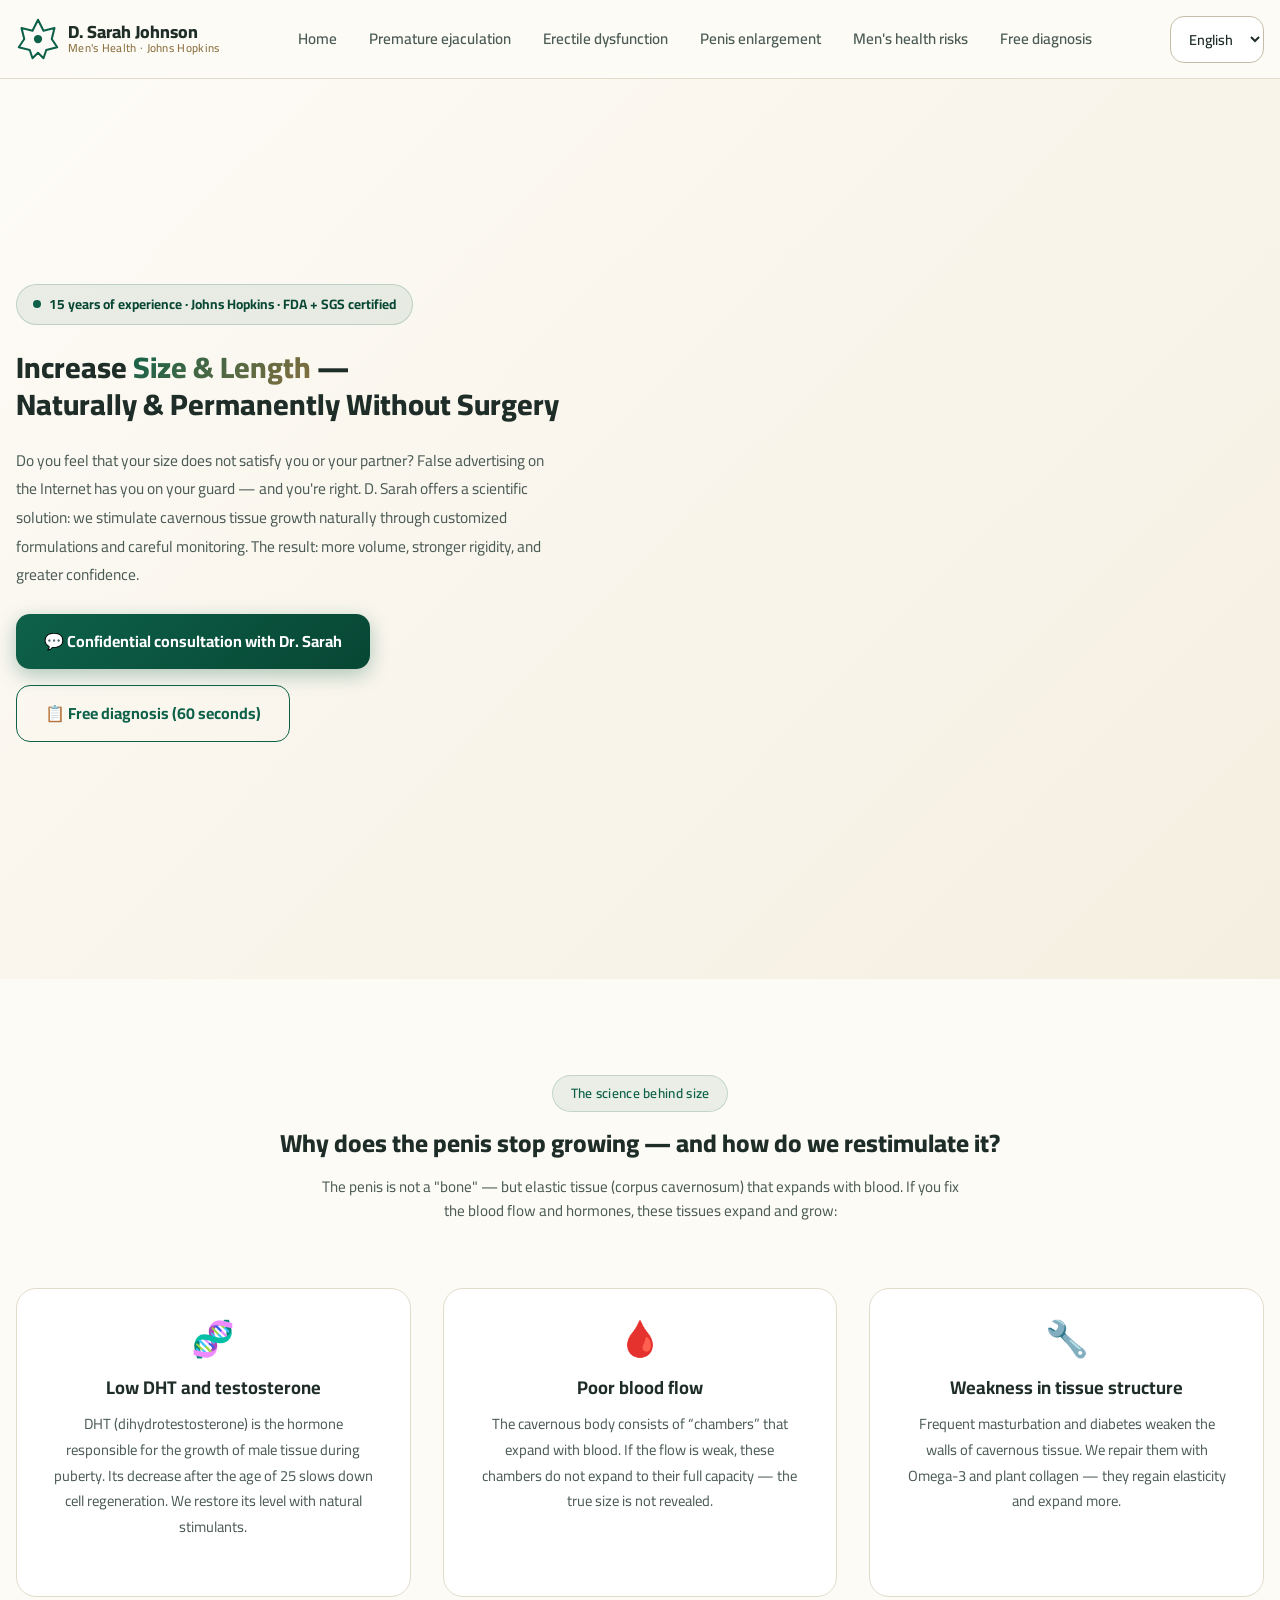
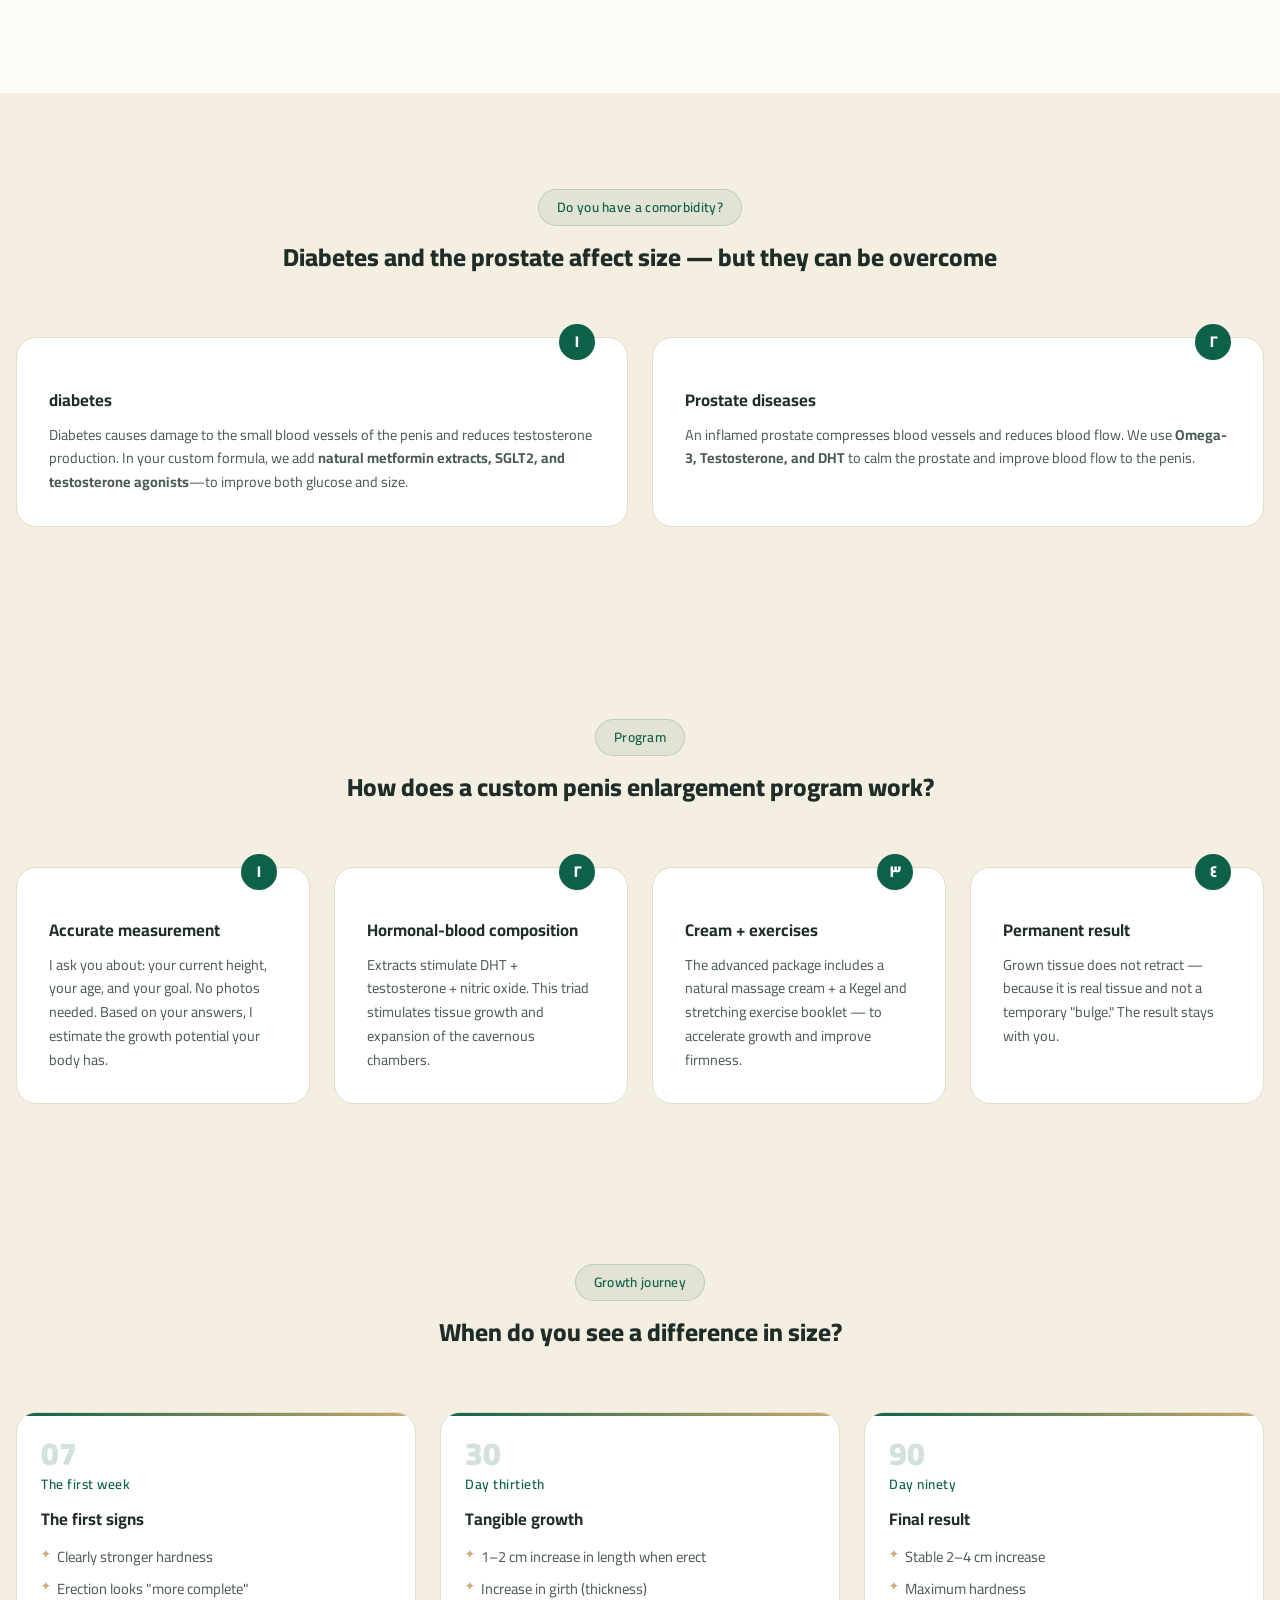
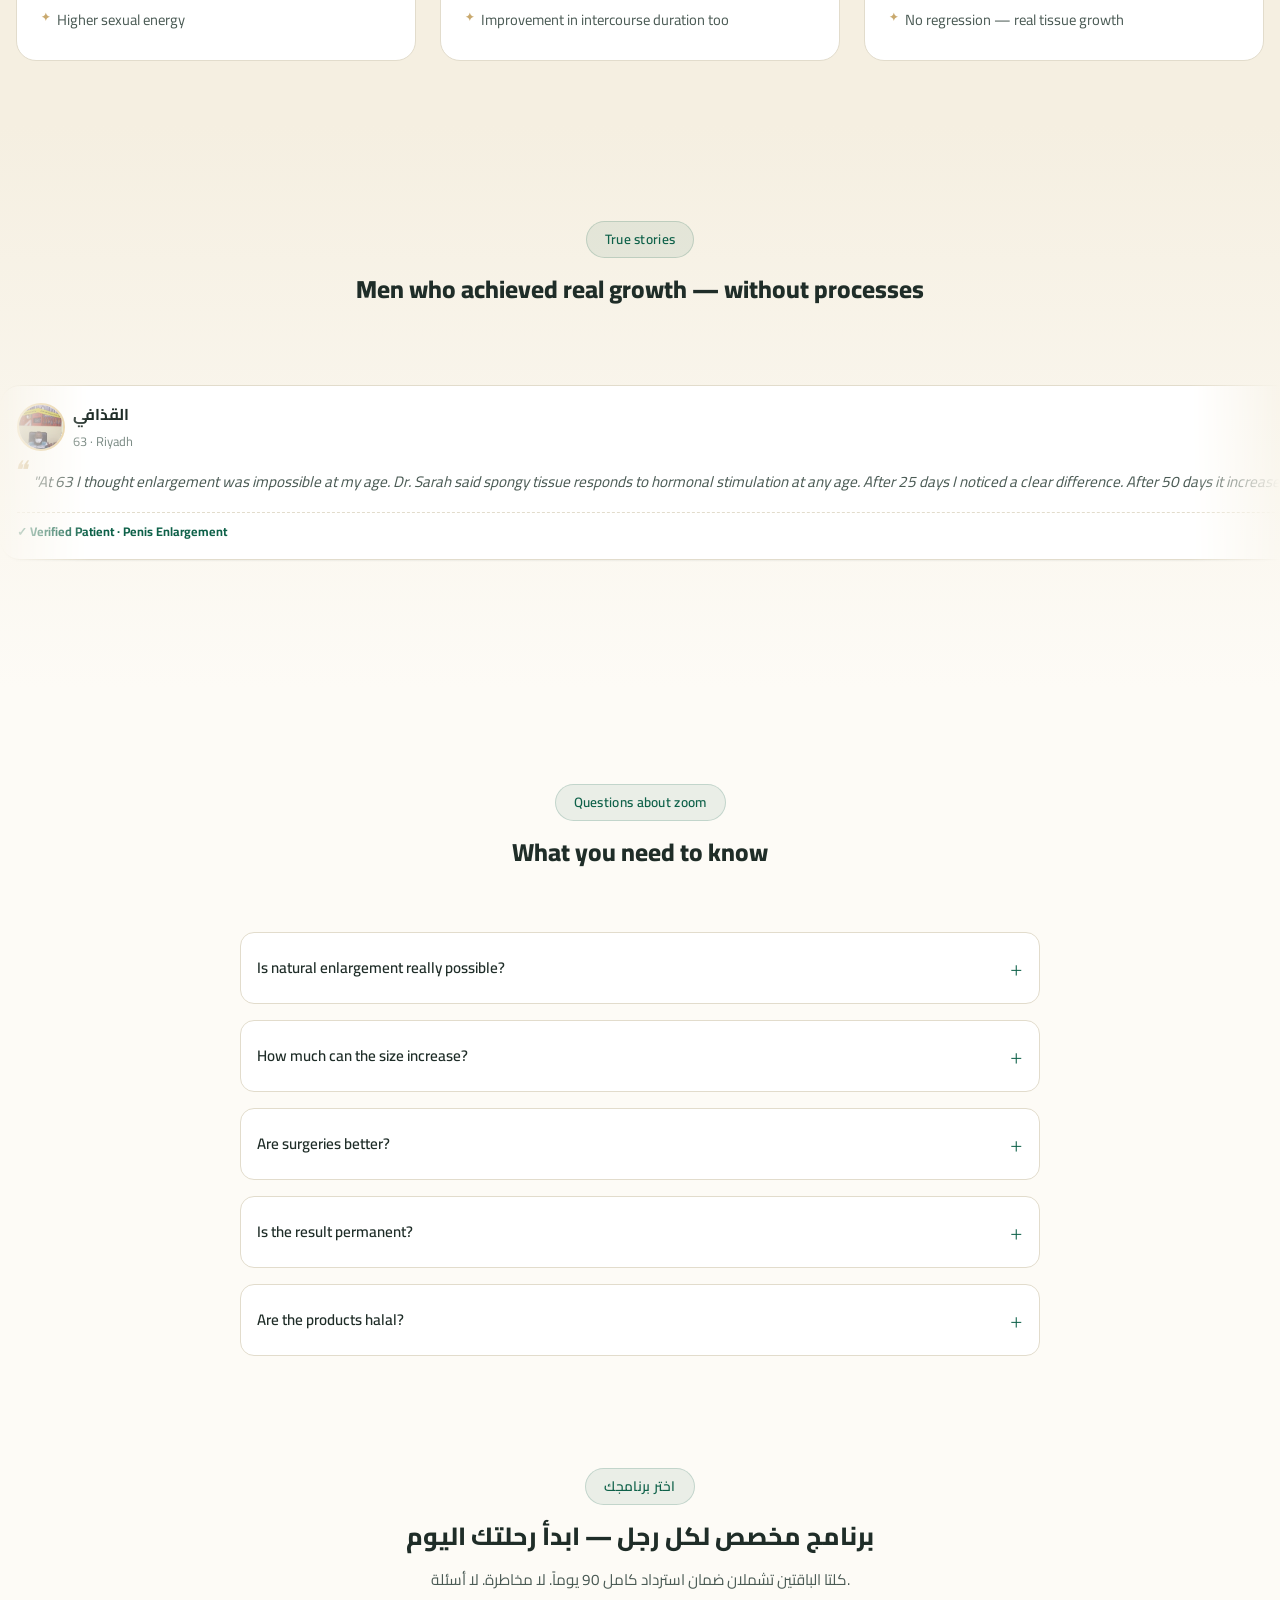
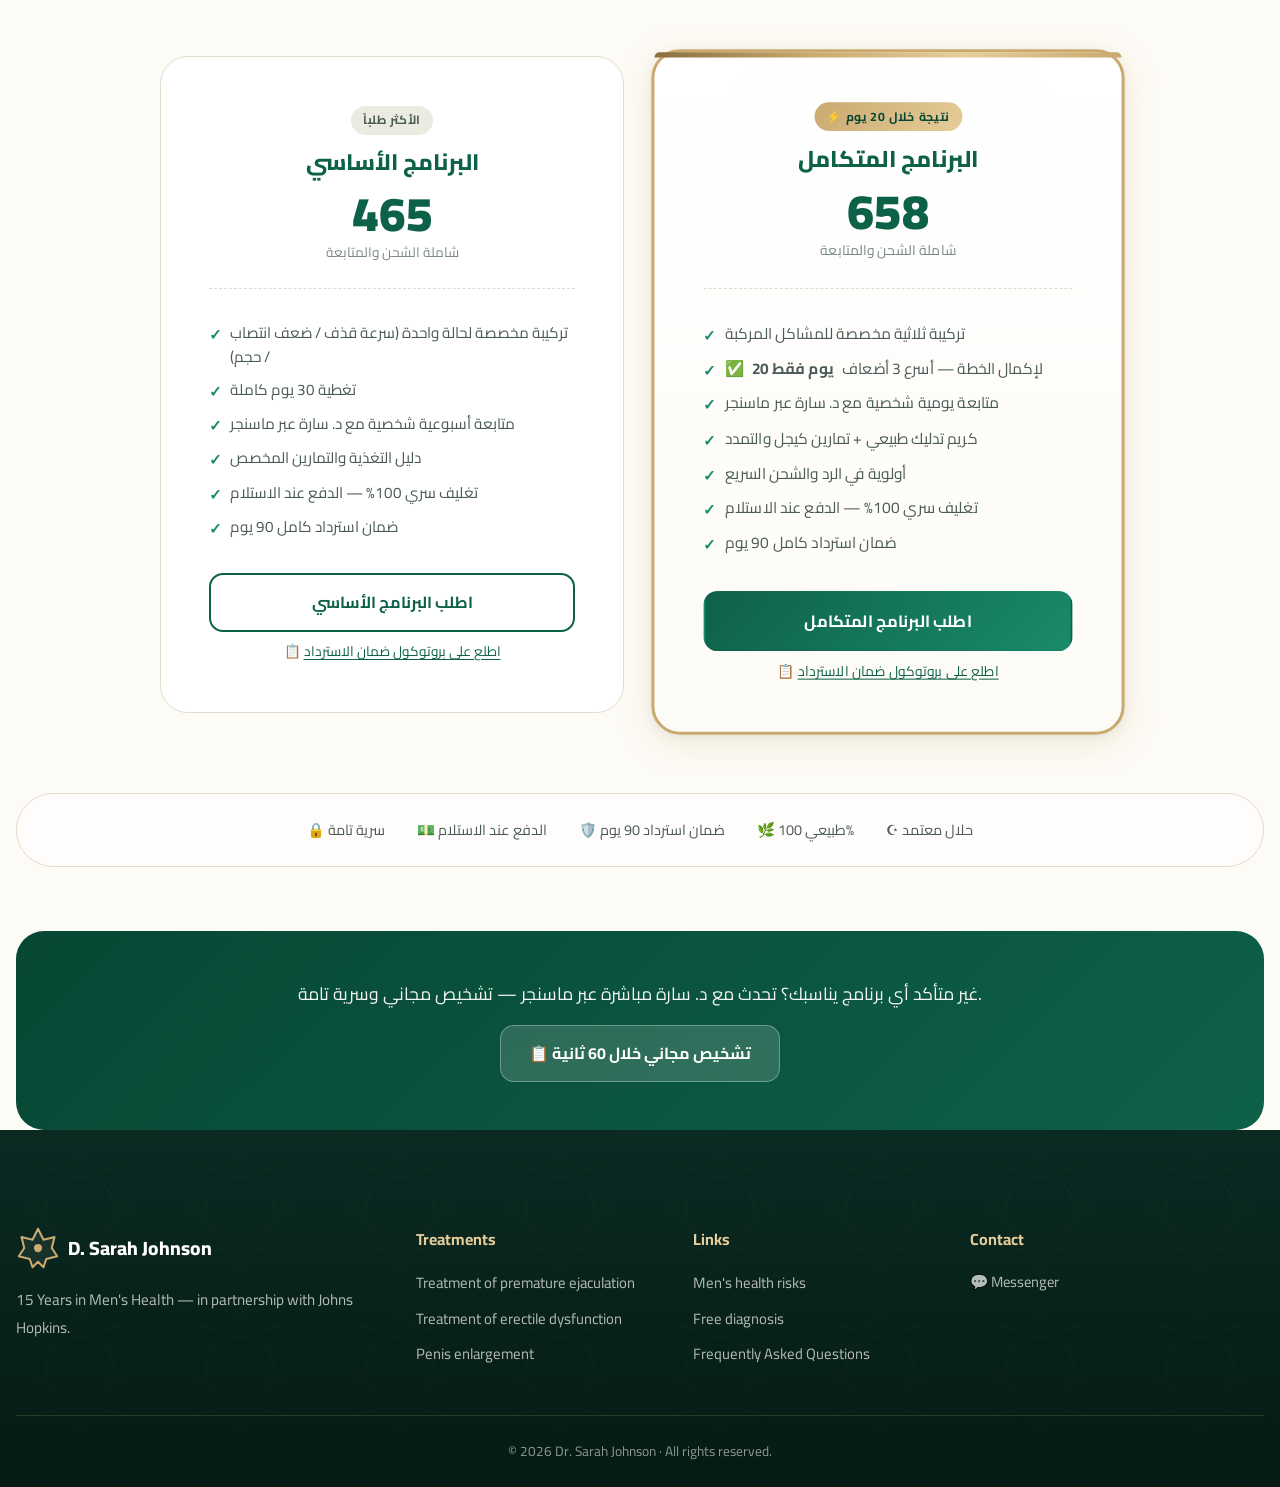
<file: treatments/penis-enlargement.html>
<!DOCTYPE html>

<html dir="rtl" lang="ar">
<head>
<meta charset="utf-8"/>
<meta content="width=device-width, initial-scale=1.0" name="viewport"/>
<title data-i18n="enlargement_title">تكبير القضيب وزيادة الطول — برنامج د. سارة المخصص | جونز هوبكنز</title>
<script>
  (function() {
    try {
      const saved = localStorage.getItem('site-lang');
      if (saved) {
        document.documentElement.setAttribute('lang', saved);
        document.documentElement.setAttribute('dir', (saved === 'ar') ? 'rtl' : 'ltr');
      }
    } catch(e) {}
  })();
</script>
<meta content="برنامج طبيعي مخصص لتكبير القضيب وزيادة الطول والصلابة. د. سارة جونسون (جونز هوبكنز) — تشخيص دقيق لسبب الحجم + تركيبة طبيعية 100% + متابعة ماسنجر." data-i18n-attr="content:enlargement_meta_desc" name="description"/>
<meta content="تكبير القضيب, زيادة طول القضيب, تكبير الذكر, علاج طبيعي, د. سارة, جونز هوبكنز" data-i18n-attr="content:enlargement_meta_keywords" name="keywords"/>
<meta content="تكبير القضيب وزيادة الطول — د. سارة جونسون" data-i18n-attr="content:enlargement_og_title" property="og:title"/>
<meta content="برنامج مخصص لتكبير القضيب بطريقة طبيعية ودائمة. FDA + SGS · ضمان 90 يوم · الدفع عند الاستلام" data-i18n-attr="content:enlargement_og_desc" property="og:description"/>
<link href="https://drsarah-clinic.com/treatments/penis-enlargement.html" rel="canonical"/>
<link href="../styles.css" rel="stylesheet"/>
<link href="https://fonts.googleapis.com/css2?family=Amiri:wght@400;700&amp;family=Cairo:wght@300;400;500;600;700;800;900&amp;family=Noto+Sans+Arabic:wght@300;400;500;600;700;800;900&amp;display=swap" rel="stylesheet"/>
</head>
<body>
<nav class="navbar">
<div class="container">
<div class="logo">
<span class="logo-icon"><svg fill="none" viewbox="0 0 64 64"><path d="M32 4 L40 20 L56 16 L52 32 L60 44 L44 48 L40 60 L32 52 L24 60 L20 48 L4 44 L12 32 L8 16 L24 20 Z" fill="rgba(255,255,255,0.12)" stroke="currentColor" stroke-linejoin="round" stroke-width="3"></path><circle cx="32" cy="32" fill="currentColor" r="6"></circle></svg></span>
<span class="logo-text"><span data-i18n="enlargement_span_1">د. سارة جونسون</span><small data-i18n="enlargement_small_2">صحة الرجل · جونز هوبكنز</small></span>
</div>
<ul class="nav-links">
<li><a data-i18n="nav_home" href="../index.html">الرئيسية</a></li>
<li><a data-i18n="nav_pe" href="premature-ejaculation.html">سرعة القذف</a></li>
<li><a data-i18n="nav_ed" href="erectile-dysfunction.html">ضعف الانتصاب</a></li>
<li><a data-i18n="nav_enlargement" href="penis-enlargement.html">تكبير القضيب</a></li>
<li><a data-i18n="enlargement_a_txt_1" href="../crisis/">مخاطر صحة الرجل</a></li>
<li><a data-i18n="nav_quiz" href="../d/">تشخيص مجاني</a></li>
</ul>
<div class="lang-switcher">
<select aria-label="Select Language" id="lang-select">
<option value="ar" data-i18n="lang_ar">العربية</option>
<option value="en" data-i18n="lang_en">English</option>
</select>
</div>
<div aria-label="Toggle menu" class="hamburger" role="button" tabindex="0"><span></span><span></span><span></span></div>
</div>
</nav>
<section class="hero">
<div class="container">
<div class="hero-content">
<div class="hero-badge"><span class="pulse-dot"></span><span data-i18n="enlargement_span_txt_1">15 سنة خبرة · جونز هوبكنز · معتمد FDA + SGS</span></div>
<h1 data-i18n="treat_hero_title">زيادة <span class="highlight">الحجم والطول</span> —<br/>بطريقة طبيعية ودائمة بدون عمليات</h1>
<p class="hero-subtitle" data-i18n="treat_hero_subtitle">هل تشعر أن حجمك لا يُرضيك أو لا يُرضي شريكتك؟ الإعلانات الكاذبة على الإنترنت جعلتك تحذر — وأنت محق. د. سارة تقدم حلاً علمياً: نُحفز نمو الأنسجة الكavernوسية طبيعياً عبر التركيبات المخصصة والمتابعة الدقيقة. النتيجة: حجم أكبر، صلابة أقوى، وثقة أعلى.</p>
<div class="hero-cta">
<a class="btn-primary" href="../d/" data-i18n="treat_hero_cta">📋 تشخيص مجاني خلال 60 ثانية</a>
<a class="btn-secondary" data-i18n="enlargement_a_btn_secondary_4" href="../d/">📋 التشخيص المجاني (60 ثانية)</a>
</div>
</div>
</div>
</section>
<section class="pain-points-section">
<div class="container">
<div class="section-header">
<span class="section-tag" data-i18n="treat_section1_tag">العلم وراء الحجم</span>
<h2 data-i18n="treat_section1_title">لماذا يتوقف نمو القضيب — وكيف نُعيد تحفيزه؟</h2>
<p class="section-subtitle" data-i18n="treat_section1_subtitle">القضيب ليس "عظمة" — بل أنسجة مرنة (جسم كavernوسي) تتمدد بالدم. إن أصلحت التدفق الدموي والهرمونات، تتمدد هذه الأنسجة وتنمو:</p>
</div>
<div class="pain-grid">
<div class="pain-card">
<div class="pain-emoji">🧬</div>
<h3 data-i18n="enlargement_h3_5">انخفاض DHT والتستوستيرون</h3>
<p data-i18n="enlargement_p_6">DHT (dihydrotestosterone) هو الهرمون المسؤول عن نمو الأنسجة الذكرية خلال البلوغ. انخفاضه بعد الـ25 يُبطئ تجديد الخلايا. نُعيد مستواه بمحفزات طبيعية.</p>
</div>
<div class="pain-card">
<div class="pain-emoji">🩸</div>
<h3 data-i18n="enlargement_h3_7">تدفق دموي ضعيف</h3>
<p data-i18n="enlargement_p_8">الجسم الكavernوسي يتكون من "غرف" تتمدد بالدم. إن ضعف التدفق، هذه الغرف لا تتمدد بكامل طاقتها — فلا يظهر الحجم الحقيقي.</p>
</div>
<div class="pain-card">
<div class="pain-emoji">🔧</div>
<h3 data-i18n="enlargement_h3_9">ضعف في بنية الأنسجة</h3>
<p data-i18n="enlargement_p_10">الاستمناء المتكرر والسكري يُضعفان جدران الأنسجة الكavernوسية. نُصلحها بـOmega-3 والكولاجين النباتي — فتستعيد مرونتها وتتسع أكثر.</p>
</div>
</div>
</div>
</section>
<section class="solution-intro bg-primary">
<div class="container">
<div class="section-header">
<span class="section-tag" data-i18n="enlargement_span_section_tag_11">هل لديك مرض مصاحب؟</span>
<h2 data-i18n="enlargement_h2_12">السكري والبروستاتا يؤثران على الحجم — لكن يمكن التغلب عليهما</h2>
</div>
<div class="solution-pillars two-col">
<div class="pillar-card">
<div class="pillar-num">١</div>
<h3 data-i18n="enlargement_h3_13">مرض السكري</h3>
<p data-i18n="enlargement_p_txt_1">السكري يُسبب تلفاً في الأوعية الدموية الدقيقة للقضيب ويُقلل من إنتاج التستوستيرون. في تركيبتك المخصصة، نضيف <strong>مستخلصات الميتفورمين الطبيعية، SGLT2، ومحفزات التستوستيرون</strong> — لتحسين السكر والحجم معاً.</p>
</div>
<div class="pillar-card">
<div class="pillar-num">٢</div>
<h3 data-i18n="enlargement_h3_16">أمراض البروستاتا</h3>
<p data-i18n="enlargement_p_txt_2">البروستاتا الملتهبة تضغط على الأوعية الدموية وتُقلل تدفق الدم. نستخدم <strong>أوميغا-3، التستوستيرون، وDHT</strong> لتهدئة البروستاتا وتحسين التدفق الدموي للقضيب.</p>
</div>
</div>
</div>
</section>
<section class="solution-intro">
<div class="container">
<div class="section-header">
<span class="section-tag" data-i18n="enlargement_span_section_tag_19">البرنامج</span>
<h2 data-i18n="enlargement_h2_20">كيف يعمل برنامج تكبير القضيب المخصص؟</h2>
</div>
<div class="solution-pillars">
<div class="pillar-card"><div class="pillar-num">١</div><h3 data-i18n="enlargement_h3_21">قياس دقيق</h3><p data-i18n="enlargement_p_22">أسألك عن: طولك الحالي، عمرك، هدفك. لا حاجة لصور. بناءً على إجاباتك، أُقدّر إمكانية النمو المتاحة لجسدك.</p></div>
<div class="pillar-card"><div class="pillar-num">٢</div><h3 data-i18n="enlargement_h3_23">تركيبة هرمونية-دموية</h3><p data-i18n="enlargement_p_24">مستخلصات تُحفز DHT + التستوستيرون + أكسيد النيتريك. هذه الثلاثية تُحفز نمو الأنسجة وتوسع الغرف الكavernوسية.</p></div>
<div class="pillar-card"><div class="pillar-num">٣</div><h3 data-i18n="enlargement_h3_25">كريم + تمارين</h3><p data-i18n="enlargement_p_26">الباقة المتقدمة تشمل كريم تدليك طبيعي + كتيّب تمارين كيجل وتمدد — لتسريع النمو وتحسين الصلابة.</p></div>
<div class="pillar-card"><div class="pillar-num">٤</div><h3 data-i18n="enlargement_h3_27">نتيجة دائمة</h3><p data-i18n="enlargement_p_28">الأنسجة التي نمت لا تتراجع — لأنها نسيج حقيقي وليست "انتفاخاً" مؤقتاً. النتيجة تبقى معك.</p></div>
</div>
</div>
</section>
<section class="timeline-section">
<div class="container">
<div class="section-header">
<span class="section-tag" data-i18n="enlargement_span_section_tag_29">رحلة النمو</span>
<h2 data-i18n="enlargement_h2_30">متى ترى فرقاً في الحجم؟</h2>
</div>
<div class="timeline-grid three-col">
<div class="timeline-card">
<div class="timeline-num" data-i18n="enlargement_div_timeline_num_31">٠٧</div><div class="timeline-day" data-i18n="enlargement_div_timeline_day_32">الأسبوع الأول</div>
<h3 data-i18n="enlargement_h3_33">أولى العلامات</h3>
<ul><li data-i18n="enlargement_timeline_li1">صلابة أقوى بوضوح</li><li data-i18n="enlargement_timeline_li2">الانتصاب يبدو "أكمل"</li><li data-i18n="enlargement_timeline_li3">طاقة جنسية أعلى</li></ul>
</div>
<div class="timeline-card">
<div class="timeline-num" data-i18n="enlargement_div_timeline_num_37">٣٠</div><div class="timeline-day" data-i18n="enlargement_div_timeline_day_38">اليوم الثلاثين</div>
<h3 data-i18n="enlargement_h3_39">نمو ملموس</h3>
<ul><li data-i18n="enlargement_timeline_li4">زيادة 1–2 سم في الطول عند الانتصاب</li><li data-i18n="enlargement_timeline_li5">زيادة في المحيط (السُمك)</li><li data-i18n="enlargement_timeline_li6">تحسّن في مدة الجماع أيضاً</li></ul>
</div>
<div class="timeline-card">
<div class="timeline-num" data-i18n="enlargement_div_timeline_num_43">٩٠</div><div class="timeline-day" data-i18n="enlargement_div_timeline_day_44">اليوم التسعين</div>
<h3 data-i18n="enlargement_h3_45">النتيجة النهائية</h3>
<ul><li data-i18n="enlargement_timeline_li7">زيادة 2–4 سم ثابتة</li><li data-i18n="enlargement_timeline_li8">صلابة قصوى</li><li data-i18n="enlargement_timeline_li9">النتيجة لا تراجع — نسيج حقيقي</li></ul>
</div>
</div>
</div>
</section>
<section class="testimonials">
<div class="container">
<div class="section-header">
<span class="section-tag" data-i18n="enlargement_span_section_tag_49">قصص حقيقية</span>
<h2 data-i18n="enlargement_h2_50">رجال حقّقوا نمواً حقيقياً — دون عمليات</h2>
</div>
</div>
<div class="testimonials-marquee">
<div class="marquee-track track-1">
      <div class="testimonial-card">
        <div class="testimonial-header">
          <img alt="القذافي" loading="lazy" class="avatar-img" src="../avatars/avatar_21.webp"/>
          <div class="info"><h4 data-i18n="enlargement_h4_51">القذافي</h4><span data-i18n="enlargement_span_52">63 · الرياض</span></div><div class="rating" data-i18n="enlargement_div_rating_1">★★★★★</div>
        </div>
        <p class="testimonial-text" data-i18n="enlargement_p_testimonial_text_53">"عمري ٦٣ وكنت أظن التكبير مستحيل في سني. د. سارة قالت الأنسجة الإسفنجية تستجيب للتحفيز الهرموني في أي عمر. بعد ٢٥ يوم لاحظت فرق واضح. بعد ٥٠ يوم زاد ٣ سم. زوجتي تقول ش صار؟ والله العظيم النتيجة حقيقية."</p>
        <div class="testimonial-footer"><span class="verified" data-i18n="enlargement_span_verified_54">✓ مريض موثّق · تكبير قضيب</span><span class="date" data-i18n="enlargement_span_date_55">فبراير ٢٠٢٦</span></div>
      </div>
      <div class="testimonial-card">
        <div class="testimonial-header">
          <img alt="سويد مدرجي حسين" loading="lazy" class="avatar-img" src="../avatars/avatar_26.webp"/>
          <div class="info"><h4 data-i18n="enlargement_h4_56">سويد مدرجي حسين</h4><span data-i18n="enlargement_span_57">46 · دبي</span></div><div class="rating" data-i18n="enlargement_div_rating_2">★★★★★</div>
        </div>
        <p class="testimonial-text" data-i18n="enlargement_p_testimonial_text_58">"كنت أخجل من حجمي. ١٤ سم ما يكفي. قررت أتواصل مع د. سارة قبل ما أفقد ثقتي. شرحتلي إن عوامل النمو VEGF وFGF تقدر توسّع الحجْرات الإسفنجية. بعد ٢٠ يوم صار ١٦ سم. بعد ٤٠ يوم وصل ١٨ سم والصلابة صارت حديد."</p>
        <div class="testimonial-footer"><span class="verified" data-i18n="enlargement_span_verified_59">✓ مريض موثّق · تكبير قضيب</span><span class="date" data-i18n="enlargement_span_date_60">أبريل ٢٠٢٦</span></div>
      </div>
      <div class="testimonial-card">
        <div class="testimonial-header">
          <img alt="عمار الوثيقي الوثيقي" loading="lazy" class="avatar-img" src="../avatars/avatar_29.webp"/>
          <div class="info"><h4 data-i18n="enlargement_h4_61">عمار الوثيقي الوثيقي</h4><span data-i18n="enlargement_span_62">44 · الكويت</span></div><div class="rating" data-i18n="enlargement_div_rating_3">★★★★★</div>
        </div>
        <p class="testimonial-text" data-i18n="enlargement_p_testimonial_text_63">"٣ مشاكل مرة وحدة: صغر الحجم + ضعف صلابة + سرعة قذف. د. سارة شخّصت كل واحدة وأعطتني تركيبة ثلاثية مخصصة. الأسبوع الأول طاقة. الأسبوع الثاني صلابة. الأسبوع الرابع صرت أتحكم. بعد شهرين: ٢٥ دقيقة + زيادة ٤ سم."</p>
        <div class="testimonial-footer"><span class="verified" data-i18n="enlargement_span_verified_64">✓ مريض موثّق · تكبير + مشاكل أخرى</span><span class="date" data-i18n="enlargement_span_date_65">مارس ٢٠٢٦</span></div>
      </div>
      <div class="testimonial-card">
        <div class="testimonial-header">
          <img alt="محمد مهيوب" loading="lazy" class="avatar-img" src="../avatars/avatar_31.webp"/>
          <div class="info"><h4 data-i18n="enlargement_h4_66">محمد مهيوب</h4><span data-i18n="enlargement_span_67">41 · جدة</span></div><div class="rating" data-i18n="enlargement_div_rating_4">★★★★★</div>
        </div>
        <p class="testimonial-text" data-i18n="enlargement_p_testimonial_text_68">"الدفع عند الاستلام كان السبب اللي خلاني أجرّب. لم أدفع ريال واحد قبل ما أشوف الطلب. التغليف محايد — مكتوب مكملات غذائية. بعد ١٥ يوم زوجتي لاحظت الفرق. بعد ٣٠ يوم زاد ٣ سم والصلابة تغيّرت. د. سارة صادقة."</p>
        <div class="testimonial-footer"><span class="verified" data-i18n="enlargement_span_verified_69">✓ مريض موثّق · تكبير قضيب</span><span class="date" data-i18n="enlargement_span_date_70">يناير ٢٠٢٦</span></div>
      </div>
      <div class="testimonial-card">
        <div class="testimonial-header">
          <img alt="علي الروبي" loading="lazy" class="avatar-img" src="../avatars/avatar_41.webp"/>
          <div class="info"><h4 data-i18n="enlargement_h4_71">علي الروبي</h4><span data-i18n="enlargement_span_72">٥٩ · تونس</span></div><div class="rating" data-i18n="enlargement_div_rating_5">★★★★★</div>
        </div>
        <p class="testimonial-text" data-i18n="enlargement_p_testimonial_text_73">"عمري ٥٩ وقلت خلاص ما في أمل. د. سارة قالت الأنسجة الإسفنجية تستجيب للتحفيز في أي عمر. بعد ٣٠ يوم زاد ٢ سم. بعد ٦٠ يوم زاد ٤ سم والصلابة صارت مثل الحديد. زوجتي ما تصدق."</p>
        <div class="testimonial-footer"><span class="verified" data-i18n="enlargement_span_verified_74">✓ مريض موثّق · تكبير قضيب + تقدم بالعمر</span><span class="date" data-i18n="enlargement_span_date_75">مايو ٢٠٢٦</span></div>
      </div>
      <div class="testimonial-card">
        <div class="testimonial-header">
          <img alt="عمار شحود" loading="lazy" class="avatar-img" src="../avatars/avatar_42.webp"/>
          <div class="info"><h4 data-i18n="enlargement_h4_76">عمار شحود</h4><span data-i18n="enlargement_span_77">٤٩ · صنعاء</span></div><div class="rating" data-i18n="enlargement_div_rating_6">★★★★★</div>
        </div>
        <p class="testimonial-text" data-i18n="enlargement_p_testimonial_text_78">"كنت أعاني من ضعف في الحجم والصلابة معاً. د. سارة شخّصت إن عندي ضمور في الأنسجة الإسفنجية. البرنامج المخصص فيه VEGF وFGF وهرمونات نمو. بعد ٢٥ يوم زاد ٢ سم وتحسّنت الصلابة. بعد ٥٠ يوم وصل ٤ سم إضافية."</p>
        <div class="testimonial-footer"><span class="verified" data-i18n="enlargement_span_verified_79">✓ مريض موثّق · تكبير + ضعف صلابة</span><span class="date" data-i18n="enlargement_span_date_80">يونيو ٢٠٢٦</span></div>
      </div>
      <div class="testimonial-card">
        <div class="testimonial-header">
          <img alt="هاني أبو جهاد" loading="lazy" class="avatar-img" src="../avatars/avatar_43.webp"/>
          <div class="info"><h4 data-i18n="enlargement_h4_81">هاني أبو جهاد</h4><span data-i18n="enlargement_span_82">٦١ · الزرقاء</span></div><div class="rating" data-i18n="enlargement_div_rating_7">★★★★★</div>
        </div>
        <p class="testimonial-text" data-i18n="enlargement_p_testimonial_text_83">"بعد الستين حسيت إن حجمي صغر والصلابة ضعفت. د. سارة شرحتلي إن التستوستيرون يلعب دور. البرنامج رجّع لي هرموناتي للمستوى الطبيعي. بعد ٢٠ يوم زاد ٢ سم. بعد ٤٥ يوم زاد ٣ سم والصلابة صارت أقوى من الشباب."</p>
        <div class="testimonial-footer"><span class="verified" data-i18n="enlargement_span_verified_84">✓ مريض موثّق · تكبير + نقص هرمونات</span><span class="date" data-i18n="enlargement_span_date_85">يوليو ٢٠٢٦</span></div>
      </div>
      <div class="testimonial-card">
        <div class="testimonial-header">
          <img alt="هاني أبو جهاد" loading="lazy" class="avatar-img" src="../avatars/avatar_44.webp"/>
          <div class="info"><h4 data-i18n="enlargement_h4_86">هاني أبو جهاد</h4><span data-i18n="enlargement_span_87">٧٥ · عمان</span></div><div class="rating" data-i18n="enlargement_div_rating_8">★★★★★</div>
        </div>
        <p class="testimonial-text" data-i18n="enlargement_p_testimonial_text_88">"عمري ٧٥ والحمد لله لسّا عندي رغبة. بس الحجم صغر والانتصاب ضعف. د. سارة أعطتني برنامج خاص لعمري. بعد ٣٠ يوم لاحظت فرق واضح في الصلابة. بعد ٦٠ يوم زاد ٢ سم. زوجتي فرحانة والعلاقة مستمرة بفضل الله."</p>
        <div class="testimonial-footer"><span class="verified" data-i18n="enlargement_span_verified_89">✓ مريض موثّق · تكبير + ضعف انتصاب</span><span class="date" data-i18n="enlargement_span_date_90">أغسطس ٢٠٢٦</span></div>
      </div>
    </div>
</div>
</section>
<section class="faq-section" id="faq">
<div class="container">
<div class="section-header">
<span class="section-tag" data-i18n="enlargement_span_section_tag_91">أسئلة عن التكبير</span>
<h2 data-i18n="enlargement_h2_92">ما يهمك معرفته</h2>
</div>
<div class="faq-list">
<details class="faq-item"><summary data-i18n="enlargement_summary_93">هل التكبير الطبيعي ممكن فعلاً؟</summary><p data-i18n="enlargement_p_94">نعم — علمياً. القضيب ليس عظمة، بل أنسجة مرنة (جسم كavernوسي) تتمدد بالدم. إن حفزت هذه الأنسجة بالهرمونات (DHT + تستوستيرون) + تحسين تدفق الدم (أكسيد النيتريك)، فإنها تنمو وتتسع — تماماً كما ينمو العضل بالتمرين والتغذية. النتيجة ليست "انتفاخاً" مؤقتاً، بل نسيج حقيقي.</p></details>
<details class="faq-item"><summary data-i18n="enlargement_summary_95">كم يمكن أن يزيد الحجم؟</summary><p data-i18n="enlargement_p_96">بناءً على +12,000 حالة: المتوسط 2–3 سم في الطول و1–2 سم في المحيط خلال 60–90 يوم. النتيجة تعتمد على عمرك، حالتك الصحية، والالتزام بالبرنامج. الرجال تحت 35 سنة يستجيبون أسرع.</p></details>
<details class="faq-item"><summary data-i18n="enlargement_summary_97">هل العمليات الجراحية أفضل؟</summary><p data-i18n="enlargement_p_98">العمليات الجراحية (مثل قطع الرباط المعلق) تُضيف 1–2 سم فقط — لكنها تحمل مخاطر عالية: عدوى، تندب، فقدان الحساسية، وانتصاب مؤلم. برنامج د. سارة آمن 100%، بدون آلام، وبدون أيام عمل.</p></details>
<details class="faq-item"><summary data-i18n="enlargement_summary_99">هل النتيجة دائمة؟</summary><p data-i18n="enlargement_p_100">نعم. النسيج الذي ينمو بالتحفيز الهرموني والدموي هو نسيج حقيقي. بعد إكمال البرنامج، النتيجة تبقى معك — لأننا أصلحنا البنية التحتية لا العرض فقط.</p></details>
<details class="faq-item"><summary data-i18n="enlargement_summary_101">هل المنتجات حلال؟</summary><p data-i18n="enlargement_p_102">بإذن الله نعم. كبسولات نباتية 100%، لا كحول، لا جيلاتين حيواني. شهادة حلال متاحة عند الطلب.</p></details>
</div>
</div>
</section>
<section class="pricing-plans-section" id="pricing">
  <div class="container">
    <div class="section-header">
      <span class="section-tag" data-i18n="pricing_tag">اختر برنامجك</span>
      <h2 data-i18n="pricing_title">برنامج مخصص لكل رجل — ابدأ رحلتك اليوم</h2>
      <p class="section-subtitle" data-i18n="pricing_subtitle">كلتا الباقتين تشملان ضمان استرداد كامل 90 يوماً. لا مخاطرة. لا أسئلة.</p>
    </div>

    <div class="plans-grid">
      <div class="plan-card">
        <div class="plan-header">
          <span class="plan-badge" data-i18n="plan_basic_badge">الأكثر طلباً</span>
          <h3 class="plan-name" data-i18n="plan_basic_name">البرنامج الأساسي</h3>
          <div class="plan-price">
            <span class="price-num">465</span>
            <span class="price-note" data-i18n="plan_price_note">شاملة الشحن والمتابعة</span>
          </div>
        </div>
        <ul class="plan-features">
          <li data-i18n="plan_basic_f1">تركيبة مخصصة لحالة واحدة (سرعة قذف / ضعف انتصاب / حجم)</li>
          <li data-i18n="plan_basic_f2">تغطية 30 يوم كاملة</li>
          <li data-i18n="plan_basic_f3">متابعة أسبوعية شخصية مع د. سارة عبر ماسنجر</li>
          <li data-i18n="plan_basic_f4">دليل التغذية والتمارين المخصص</li>
          <li data-i18n="plan_basic_f5">تغليف سري 100% — الدفع عند الاستلام</li>
          <li data-i18n="plan_basic_f6">ضمان استرداد كامل 90 يوم</li>
        </ul>
        <a class="btn-plan" href="https://halal-health.shop/b" target="_blank" rel="noopener" data-i18n="plan_basic_cta">اطلب البرنامج الأساسي</a>
        <p class="plan-guarantee" data-i18n="plan_basic_guarantee_link">📋 <a href="https://halal-health.shop/b" target="_blank" rel="noopener">اطلع على بروتوكول ضمان الاسترداد</a></p>
      </div>

      <div class="plan-card plan-featured">
        <div class="plan-header">
          <span class="plan-badge featured" data-i18n="plan_pro_badge">⚡ نتيجة خلال 20 يوم</span>
          <h3 class="plan-name" data-i18n="plan_pro_name">البرنامج المتكامل</h3>
          <div class="plan-price">
            <span class="price-num">658</span>
            <span class="price-note" data-i18n="plan_price_note">شاملة الشحن والمتابعة</span>
          </div>
        </div>
        <ul class="plan-features">
          <li data-i18n="plan_pro_f1">تركيبة ثلاثية مخصصة للمشاكل المركبة</li>
          <li data-i18n="plan_pro_f2">✅ <strong>20 يوم فقط</strong> لإكمال الخطة — أسرع 3 أضعاف</li>
          <li data-i18n="plan_pro_f3">متابعة يومية شخصية مع د. سارة عبر ماسنجر</li>
          <li data-i18n="plan_pro_f4">كريم تدليك طبيعي + تمارين كيجل والتمدد</li>
          <li data-i18n="plan_pro_f5">أولوية في الرد والشحن السريع</li>
          <li data-i18n="plan_pro_f6">تغليف سري 100% — الدفع عند الاستلام</li>
          <li data-i18n="plan_pro_f7">ضمان استرداد كامل 90 يوم</li>
        </ul>
        <a class="btn-plan btn-plan-primary" href="https://halal-health.shop/a" target="_blank" rel="noopener" data-i18n="plan_pro_cta">اطلب البرنامج المتكامل</a>
        <p class="plan-guarantee" data-i18n="plan_pro_guarantee_link">📋 <a href="https://halal-health.shop/a" target="_blank" rel="noopener">اطلع على بروتوكول ضمان الاسترداد</a></p>
      </div>
    </div>

    <div class="plans-trust-bar">
      <span data-i18n="plans_trust_privacy">🔒 سرية تامة</span>
      <span data-i18n="plans_trust_cod">💵 الدفع عند الاستلام</span>
      <span data-i18n="plans_trust_guarantee">🛡️ ضمان استرداد 90 يوم</span>
      <span data-i18n="plans_trust_natural">🌿 طبيعي 100%</span>
      <span data-i18n="plans_trust_halal">☪ حلال معتمد</span>
    </div>

    <div class="plans-messenger">
      <p data-i18n="plans_messenger_text">غير متأكد أي برنامج يناسبك؟ تحدث مع د. سارة مباشرة عبر ماسنجر — تشخيص مجاني وسرية تامة.</p>
      <a class="btn-secondary" href="../d/" data-i18n="plans_messenger_cta">📋 تشخيص مجاني خلال 60 ثانية</a>
    </div>
  </div>
</section>
<footer class="footer">
<div class="container">
<div class="footer-grid">
<div class="footer-brand">
<div class="logo"><span class="logo-icon"><svg fill="none" viewbox="0 0 64 64"><path d="M32 4 L40 20 L56 16 L52 32 L60 44 L44 48 L40 60 L32 52 L24 60 L20 48 L4 44 L12 32 L8 16 L24 20 Z" fill="rgba(255,255,255,0.06)" stroke="currentColor" stroke-linejoin="round" stroke-width="3"></path><circle cx="32" cy="32" fill="currentColor" r="6"></circle></svg></span><span data-i18n="enlargement_span_txt_2">د. سارة جونسون</span></div>
<p data-i18n="enlargement_p_110">15 سنة في صحة الرجل — بشراكة جونز هوبكنز.</p>
</div>
<div class="footer-links"><h4 data-i18n="enlargement_h4_111">العلاجات</h4><ul><li><a data-i18n="enlargement_a_txt_2" href="premature-ejaculation.html">علاج سرعة القذف</a></li><li><a data-i18n="enlargement_a_txt_3" href="erectile-dysfunction.html">علاج ضعف الانتصاب</a></li><li><a data-i18n="nav_enlargement" href="penis-enlargement.html">تكبير القضيب</a></li></ul></div>
<div class="footer-links"><h4 data-i18n="enlargement_h4_112">روابط</h4><ul><li><a data-i18n="enlargement_a_txt_4" href="../crisis/">مخاطر صحة الرجل</a></li>
<li><a data-i18n="nav_quiz" href="../d/">تشخيص مجاني</a></li><li><a data-i18n="enlargement_a_txt_5" href="../index.html#faq">الأسئلة الشائعة</a></li></ul></div>
<div class="footer-contact"><h4 data-i18n="enlargement_h4_113">تواصل</h4><p>💬 <a data-i18n="enlargement_a_txt_6">Messenger</a></p></div>
</div>
<div class="footer-bottom"><p data-i18n="enlargement_p_txt_4">© 2026 د. سارة جونسون · جميع الحقوق محفوظة.</p></div>
</div>
</footer>
<script src="../script.js"></script>
<script src="../js/lang.js"></script>
</body>
</html>
</file>
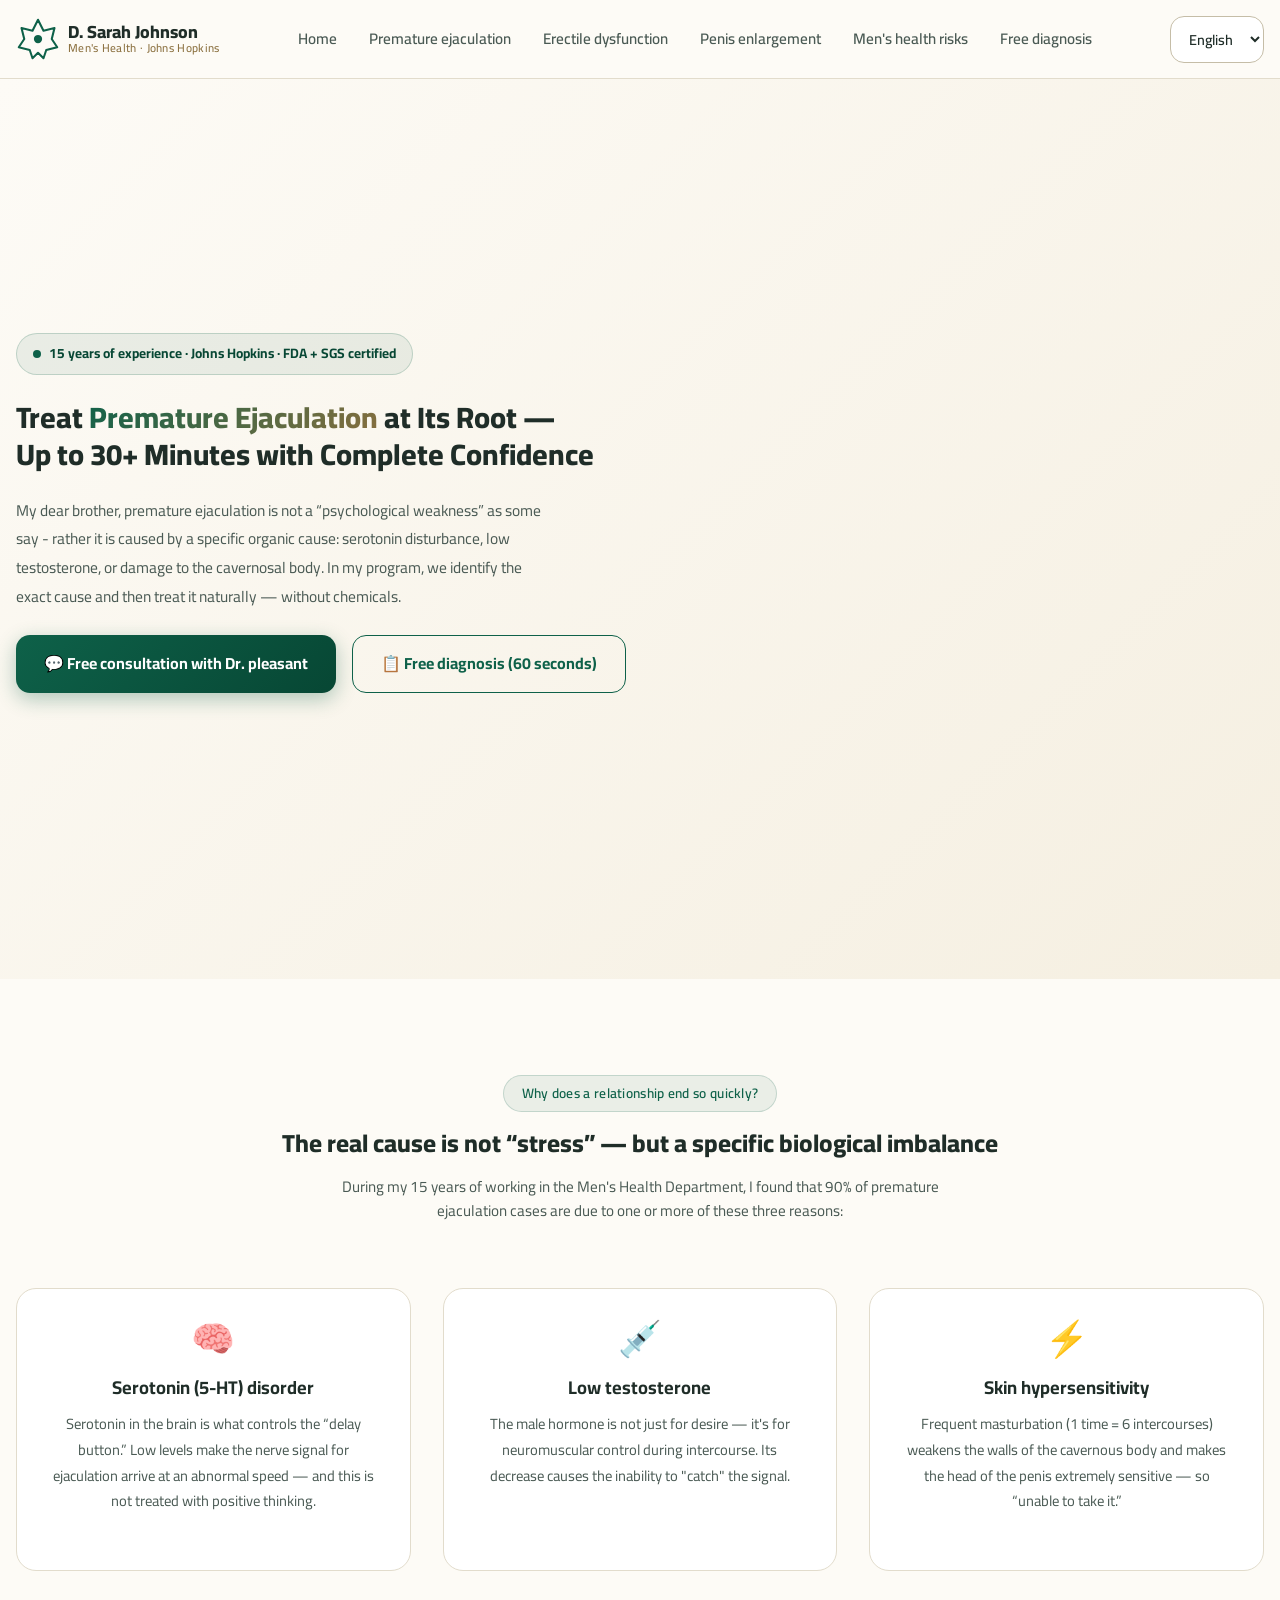
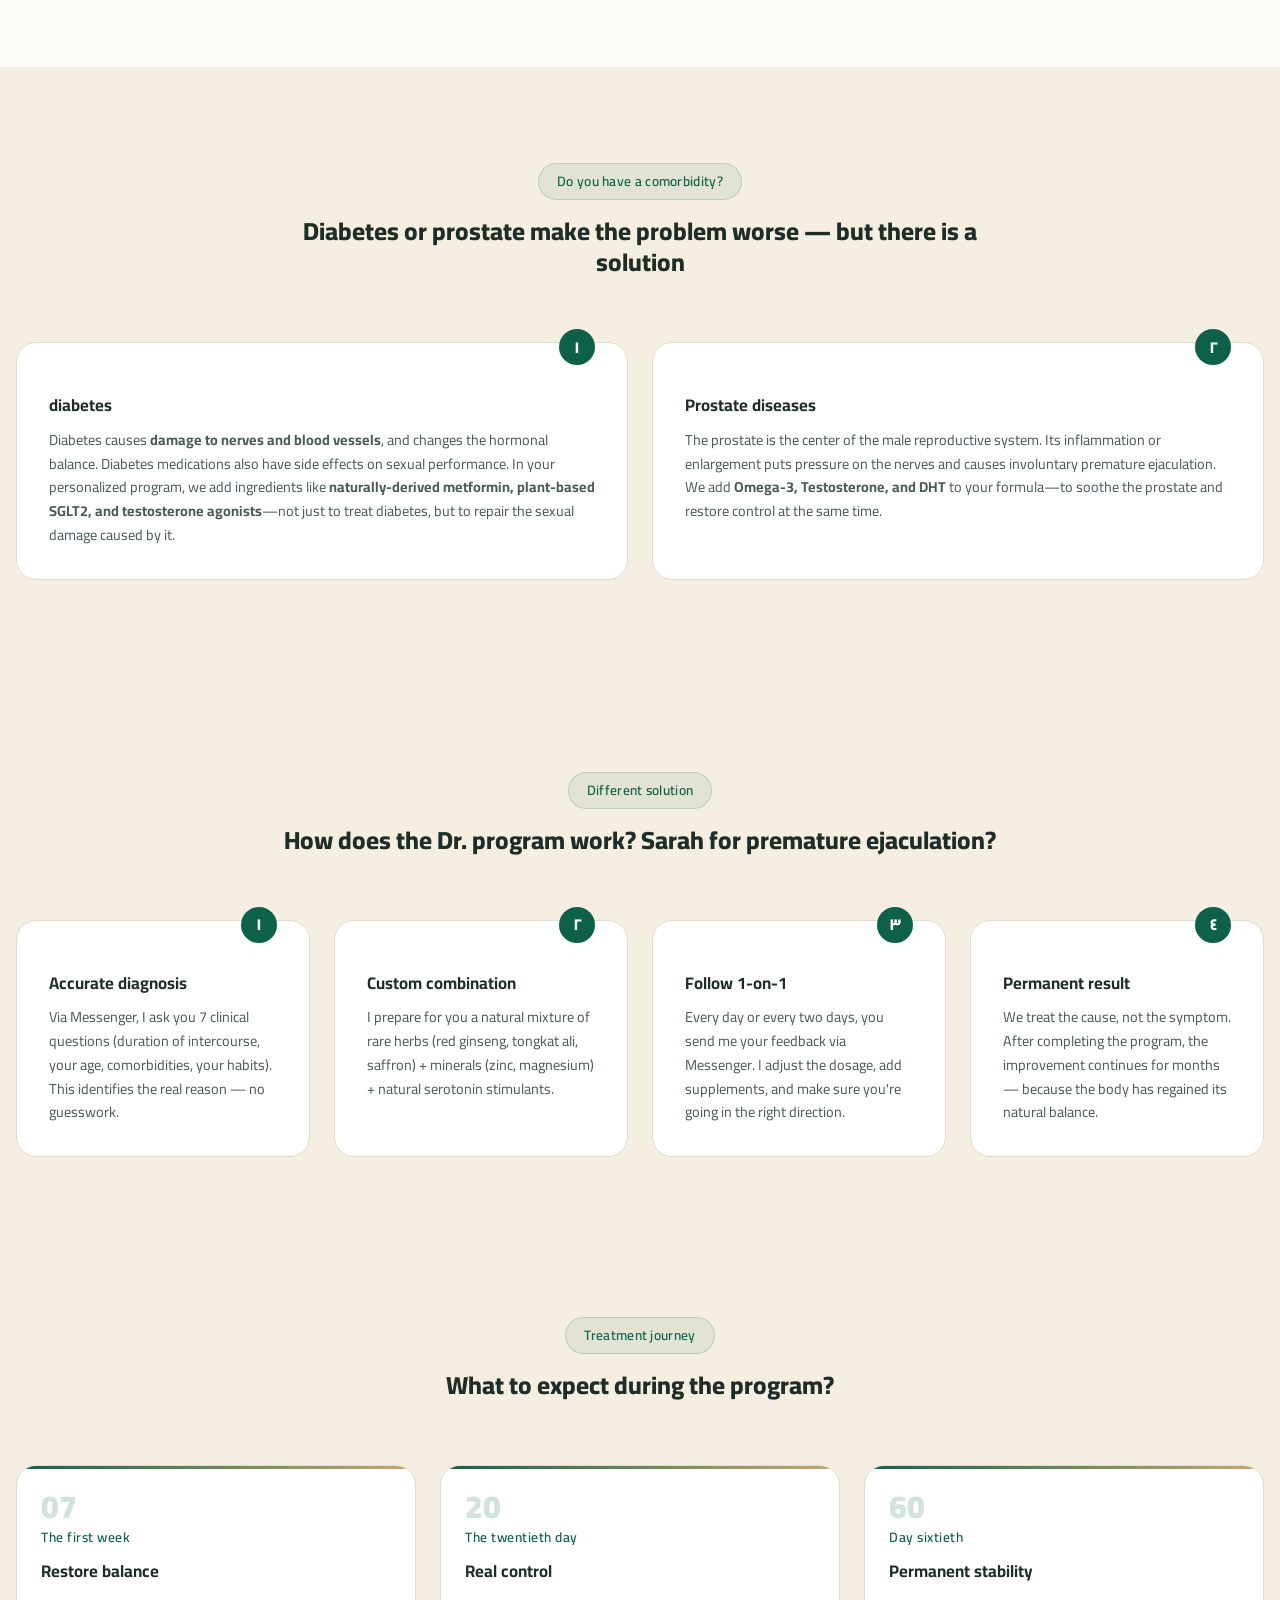
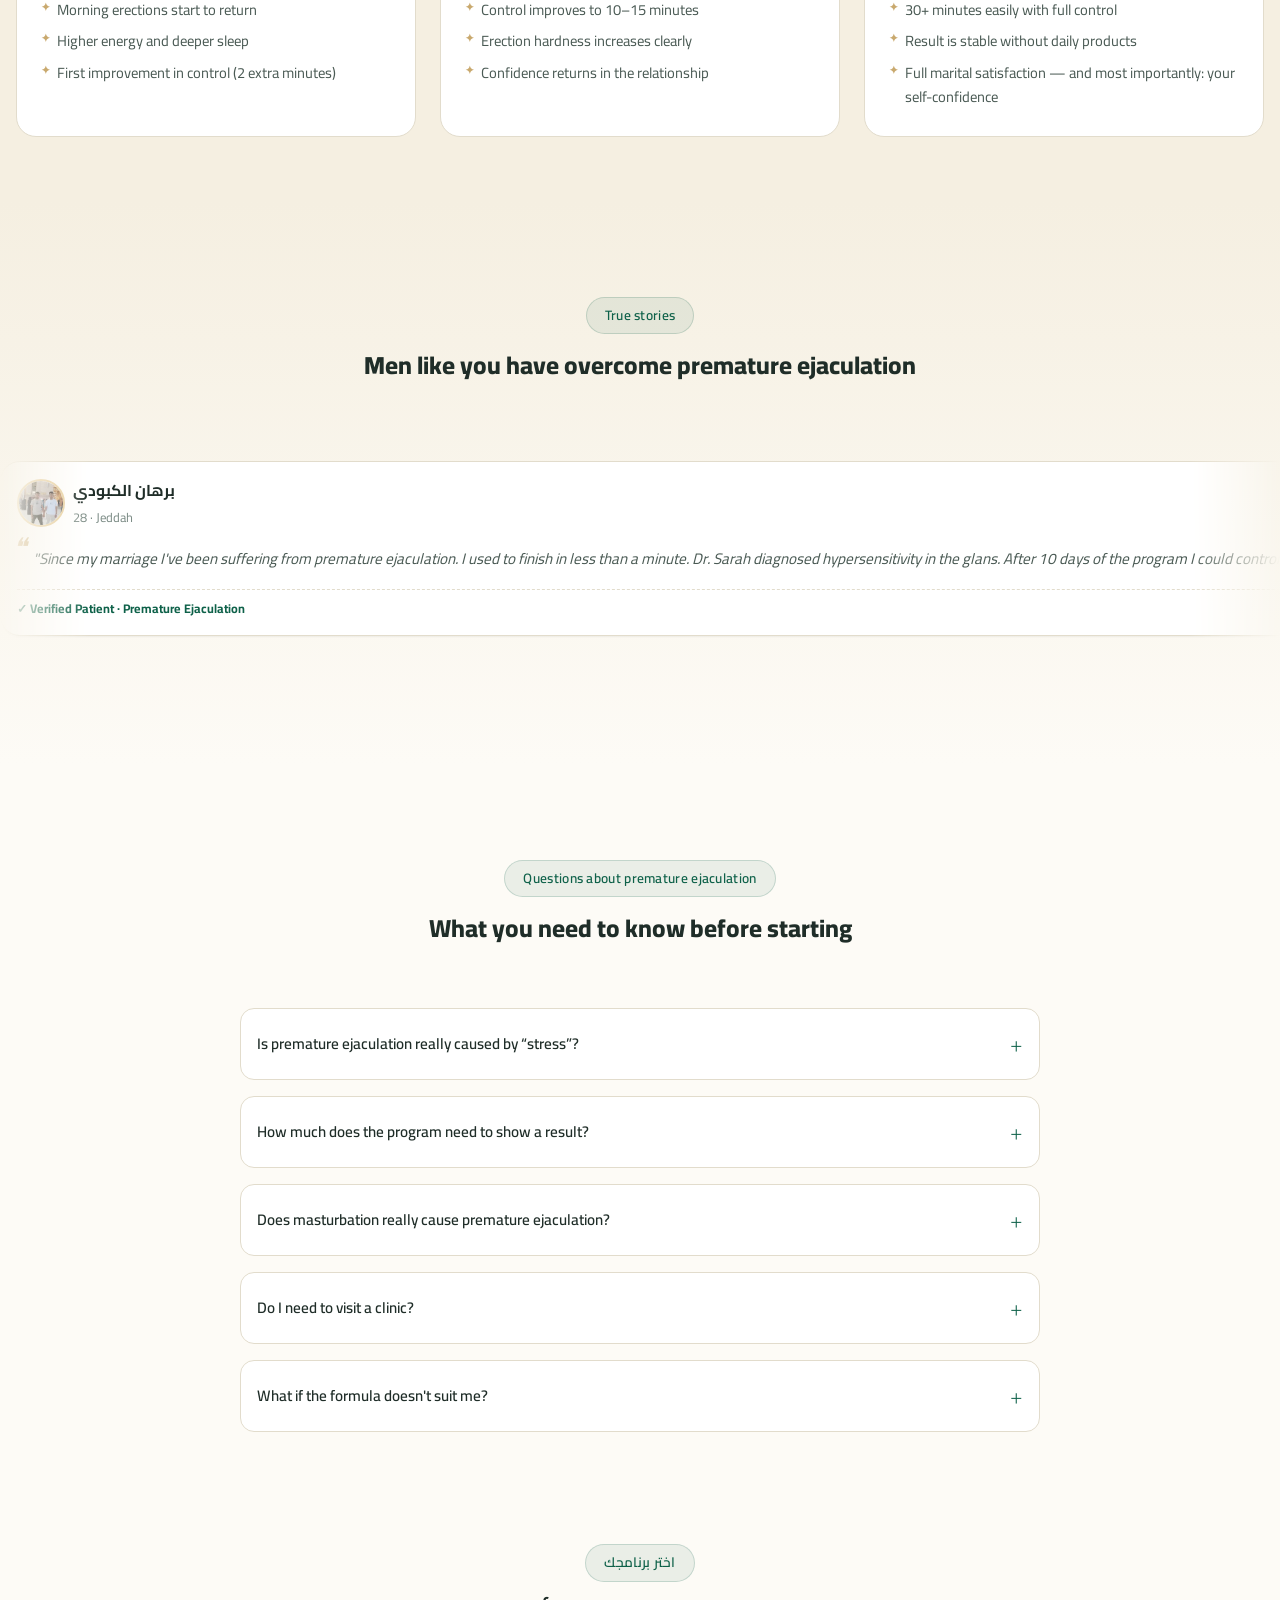
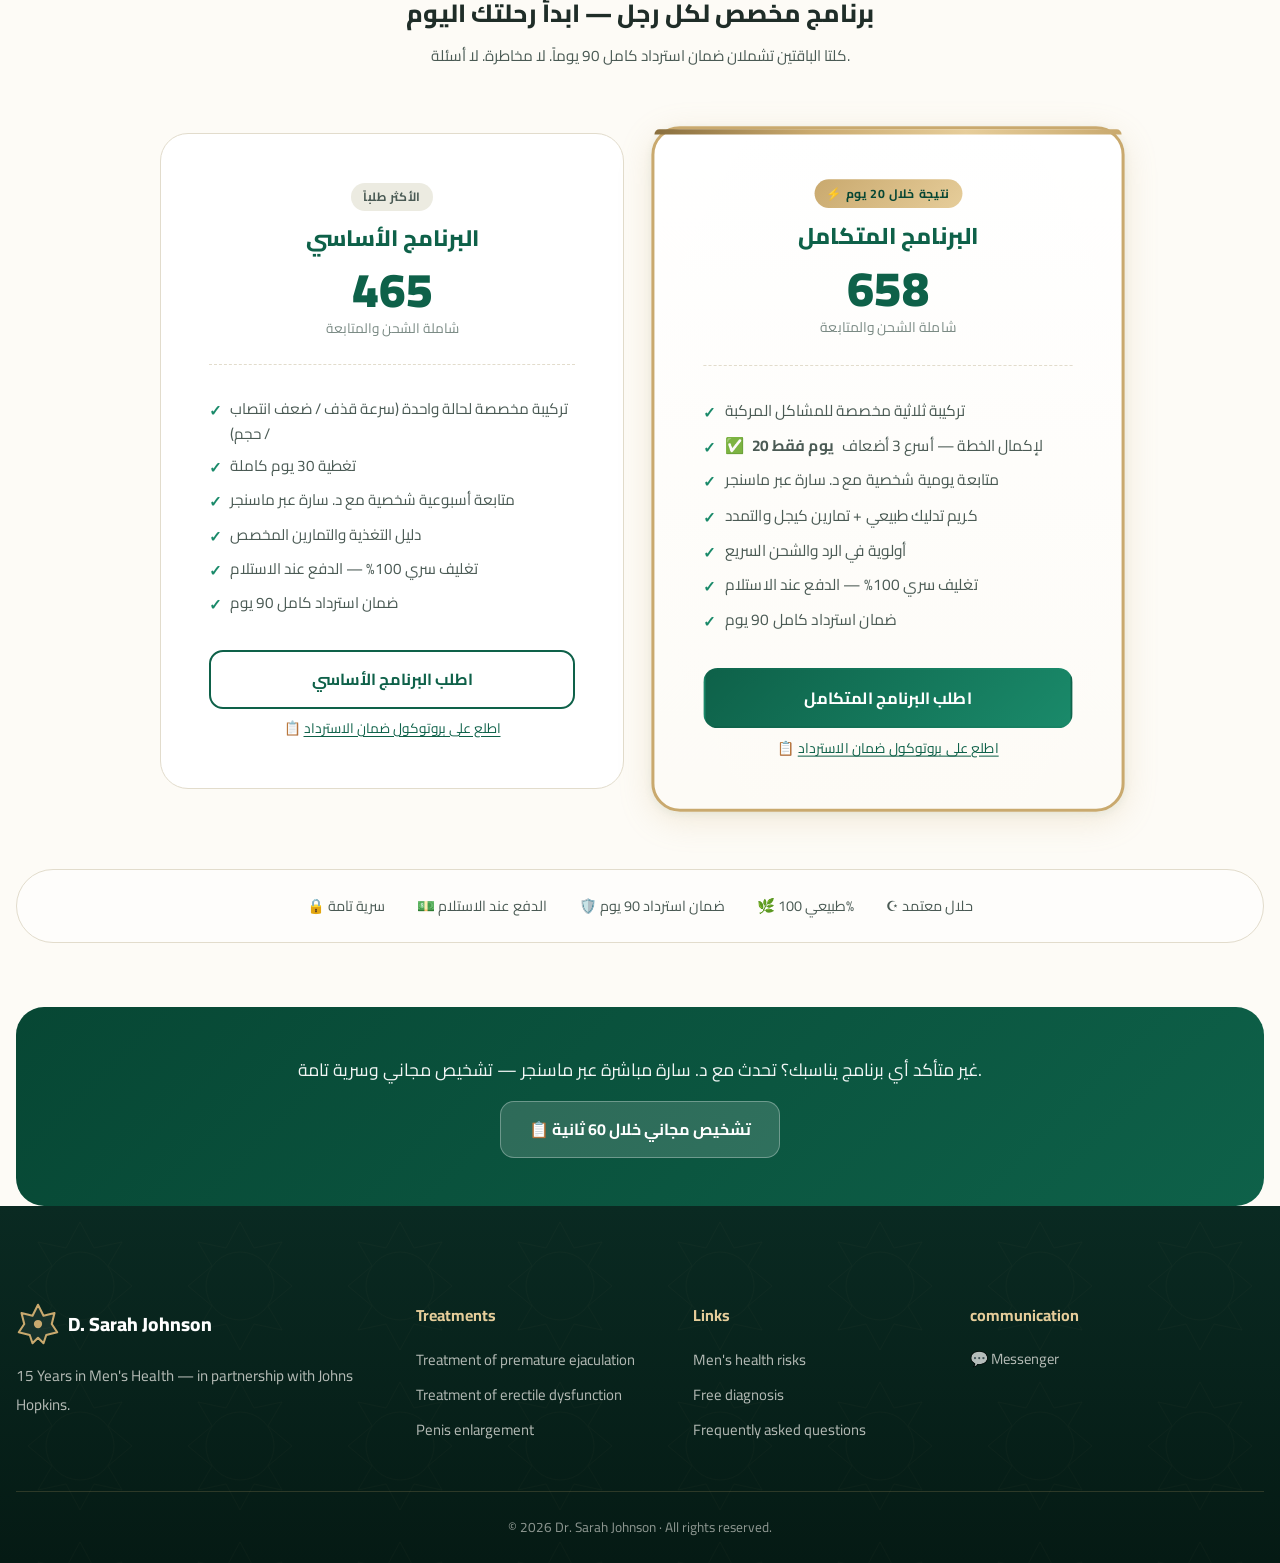
<file: treatments/premature-ejaculation.html>
<!DOCTYPE html>

<html dir="rtl" lang="ar">
<head>
<meta charset="utf-8"/>
<meta content="width=device-width, initial-scale=1.0" name="viewport"/>
<title data-i18n="pe_title">علاج سرعة القذف نهائياً — برنامج د. سارة المخصص | جونز هوبكنز</title>
<script>
  (function() {
    try {
      const saved = localStorage.getItem('site-lang');
      if (saved) {
        document.documentElement.setAttribute('lang', saved);
        document.documentElement.setAttribute('dir', (saved === 'ar') ? 'rtl' : 'ltr');
      }
    } catch(e) {}
  })();
</script>
<meta content="علاج سرعة القذف بطبيعية 100% — برنامج مخصص من د. سارة جونسون (جونز هوبكنز). تشخيص دقيق لسببك الحقيقي: سيروتونين، تستوستيرون، أو سكري/بروستاتا. استشارة سرية + ماسنجر." data-i18n-attr="content:pe_meta_desc" name="description"/>
<meta content="علاج سرعة القذف, علاج القذف المبكر, تاخير القذف, علاج طبيعي, د. سارة, جونز هوبكنز, ضعف الانتصاب" data-i18n-attr="content:pe_meta_keywords" name="keywords"/>
<meta content="علاج سرعة القذف نهائياً — د. سارة جونسون" data-i18n-attr="content:pe_og_title" property="og:title"/>
<meta content="برنامج مخصص لعلاج سرعة القذف من جذورها. مكوّنات طبيعية · FDA + SGS · ضمان 90 يوم · الدفع عند الاستلام" data-i18n-attr="content:pe_og_desc" property="og:description"/>
<link href="https://drsarah-clinic.com/treatments/premature-ejaculation.html" rel="canonical"/>
<link href="../styles.css" rel="stylesheet"/>
<link href="https://fonts.googleapis.com/css2?family=Amiri:wght@400;700&amp;family=Cairo:wght@300;400;500;600;700;800;900&amp;family=Noto+Sans+Arabic:wght@300;400;500;600;700;800;900&amp;display=swap" rel="stylesheet"/>
</head>
<body>
<!-- Nav -->
<nav class="navbar">
<div class="container">
<div class="logo">
<span aria-hidden="true" class="logo-icon">
<svg fill="none" viewbox="0 0 64 64"><path d="M32 4 L40 20 L56 16 L52 32 L60 44 L44 48 L40 60 L32 52 L24 60 L20 48 L4 44 L12 32 L8 16 L24 20 Z" fill="rgba(255,255,255,0.12)" stroke="currentColor" stroke-linejoin="round" stroke-width="3"></path><circle cx="32" cy="32" fill="currentColor" r="6"></circle></svg>
</span>
<span class="logo-text"><span data-i18n="pe_span_1">د. سارة جونسون</span><small data-i18n="pe_small_2">صحة الرجل · جونز هوبكنز</small></span>
</div>
<ul class="nav-links">
<li><a data-i18n="nav_home" href="../index.html">الرئيسية</a></li>
<li><a data-i18n="nav_pe" href="premature-ejaculation.html">سرعة القذف</a></li>
<li><a data-i18n="nav_ed" href="erectile-dysfunction.html">ضعف الانتصاب</a></li>
<li><a data-i18n="nav_enlargement" href="penis-enlargement.html">تكبير القضيب</a></li>
<li><a data-i18n="pe_a_txt_1" href="../crisis/">مخاطر صحة الرجل</a></li>
<li><a data-i18n="nav_quiz" href="../d/">تشخيص مجاني</a></li>
</ul>
<div class="lang-switcher">
<select aria-label="Select Language" id="lang-select">
<option value="ar" data-i18n="lang_ar">العربية</option>
<option value="en" data-i18n="lang_en">English</option>
</select>
</div>
<div aria-label="Toggle menu" class="hamburger" role="button" tabindex="0"><span></span><span></span><span></span></div>
</div>
</nav>
<!-- Hero -->
<section class="hero">
<div class="container">
<div class="hero-content">
<div class="hero-badge"><span class="pulse-dot"></span><span data-i18n="pe_span_txt_1">15 سنة خبرة · جونز هوبكنز · معتمد FDA + SGS</span></div>
<h1 data-i18n="treat_hero_title">علاج <span class="highlight">سرعة القذف</span> من جذوره —<br/>لتصل إلى 30+ دقيقة بثقة كاملة</h1>
<p class="hero-subtitle" data-i18n="treat_hero_subtitle">أخي الكريم، سرعة القذف ليست "ضعفاً نفسياً" كما يقول البعض — بل سببها عضوي محدد: اضطراب السيروتونين، انخفاض التستوستيرون، أو ضرر في الجسم الكavernوسي. في برنامجي، نحدد السبب الدقيق ثم نُعالجه طبيعياً — دون أدوية كيميائية.</p>
<div class="hero-cta">
<a class="btn-primary" href="../d/" data-i18n="treat_hero_cta">📋 تشخيص مجاني خلال 60 ثانية</a>
<a class="btn-secondary" data-i18n="pe_a_btn_secondary_4" href="../d/">📋 التشخيص المجاني (60 ثانية)</a>
</div>
</div>
</div>
</section>
<!-- Problem Deep Dive -->
<section class="pain-points-section">
<div class="container">
<div class="section-header">
<span class="section-tag" data-i18n="treat_section1_tag">لماذا تنتهي العلاقة بسرعة؟</span>
<h2 data-i18n="treat_section1_title">السبب الحقيقي ليس "التوتر" — بل خلل بيولوجي محدد</h2>
<p class="section-subtitle" data-i18n="treat_section1_subtitle">خلال 15 سنة من العمل في قسم صحة الرجل، وجدت أن 90% من حالات سرعة القذف ترجع إلى واحد أو أكثر من هذه الأسباب الثلاثة:</p>
</div>
<div class="pain-grid">
<div class="pain-card">
<div class="pain-emoji">🧠</div>
<h3 data-i18n="pe_h3_5">اضطراب السيروتونين (5-HT)</h3>
<p data-i18n="pe_p_6">مادة السيروتونين في الدماغ هي التي تتحكم في "زر التأخير". انخفاضها يجعل الإشارة العصبية للقذف تصل بسرعة غير طبيعية — وهذا لا يُعالج بالتفكير الإيجابي.</p>
</div>
<div class="pain-card">
<div class="pain-emoji">💉</div>
<h3 data-i18n="pe_h3_7">انخفاض التستوستيرون</h3>
<p data-i18n="pe_p_8">هرمون الذكورة ليس فقط للرغبة — بل للتحكم العصبي-العضلي أثناء الجماع. انخفاضه يسبب عدم القدرة على "الإمساك" بالإشارة.</p>
</div>
<div class="pain-card">
<div class="pain-emoji">⚡</div>
<h3 data-i18n="pe_h3_9">حساسية مفرطة في الجلد</h3>
<p data-i18n="pe_p_10">الاستمناء المتكرر (مرة واحدة = ضغط 6 مرات جماع) يضعف جدران الجسم الكavernوسي ويجعل رأس القضيب شديد الحساسية — لذكل "لا تستطيع التحمل".</p>
</div>
</div>
</div>
</section>
<!-- Health Conditions -->
<section class="solution-intro bg-primary">
<div class="container">
<div class="section-header">
<span class="section-tag" data-i18n="pe_span_section_tag_11">هل لديك مرض مصاحب؟</span>
<h2 data-i18n="pe_h2_12">السكري أو البروستاتا يُفاقمان المشكلة — لكن الحل موجود</h2>
</div>
<div class="solution-pillars two-col">
<div class="pillar-card">
<div class="pillar-num">١</div>
<h3 data-i18n="pe_h3_13">مرض السكري</h3>
<p data-i18n="pe_p_txt_1">السكري يسبب <strong>تلفاً في الأعصاب والأوعية الدموية</strong>، ويغيّر التوازن الهرموني. أدوية السكري أيضاً لها آثار جانبية على الأداء الجنسي. في برنامجك المخصص، نضيف مكونات مثل <strong>الميتفورمين الطبيعي المستخرج، SGLT2 النباتي، ومحفزات التستوستيرون</strong> — لا لعلاج السكري فحسب، بل لإصلاح الضرر الجنسي الناتج عنه.</p>
</div>
<div class="pillar-card">
<div class="pillar-num">٢</div>
<h3 data-i18n="pe_h3_17">أمراض البروستاتا</h3>
<p data-i18n="pe_p_txt_2">البروستاتا هي مركز الجهاز التناسلي الذكري. التهابها أو تضخمها يضغط على الأعصاب ويُسبب قذفاً مبكراً غير إرادي. نضيف في تركيبتك <strong>أوميغا-3، التستوستيرون، وDHT</strong> — لتهدئة البروستاتا واستعادة التحكم في نفس الوقت.</p>
</div>
</div>
</div>
</section>
<!-- Solution -->
<section class="solution-intro">
<div class="container">
<div class="section-header">
<span class="section-tag" data-i18n="pe_span_section_tag_20">الحل المختلف</span>
<h2 data-i18n="pe_h2_21">كيف يعمل برنامج د. سارة المخصص لسرعة القذف؟</h2>
</div>
<div class="solution-pillars">
<div class="pillar-card">
<div class="pillar-num">١</div>
<h3 data-i18n="pe_h3_22">تشخيص دقيق</h3>
<p data-i18n="pe_p_23">عبر ماسنجر، أسألك 7 أسئلة سريرية (مدة الجماع، عمرك، أمراض مصاحبة، عاداتك). هذا يحدد السبب الحقيقي — لا تخمينات.</p>
</div>
<div class="pillar-card">
<div class="pillar-num">٢</div>
<h3 data-i18n="pe_h3_24">تركيبة مخصصة</h3>
<p data-i18n="pe_p_25">أُعدّ لك خلطة طبيعية من أعشاب نادرة (جينسنغ أحمر، تونغكات علي، زعفران) + معادن (زنك، مغنيسيوم) + محفزات السيروتونين الطبيعية.</p>
</div>
<div class="pillar-card">
<div class="pillar-num">٣</div>
<h3 data-i18n="pe_h3_26">متابعة 1-on-1</h3>
<p data-i18n="pe_p_27">كل يوم أو كل يومين تُرسل لي ملاحظاتك عبر ماسنجر. أعدّل الجرعة، أضيف مكملات، وأتأكد أنك تسير في الاتجاه الصحيح.</p>
</div>
<div class="pillar-card">
<div class="pillar-num">٤</div>
<h3 data-i18n="pe_h3_28">نتيجة دائمة</h3>
<p data-i18n="pe_p_29">نُعالج السبب لا العرض. بعد إكمال البرنامج، التحسّن يستمر لأشهر — لأن الجسم استعاد توازنه الطبيعي.</p>
</div>
</div>
</div>
</section>
<!-- Timeline -->
<section class="timeline-section">
<div class="container">
<div class="section-header">
<span class="section-tag" data-i18n="pe_span_section_tag_30">رحلة العلاج</span>
<h2 data-i18n="pe_h2_31">ماذا تتوقع خلال البرنامج؟</h2>
</div>
<div class="timeline-grid three-col">
<div class="timeline-card">
<div class="timeline-num" data-i18n="pe_div_timeline_num_32">٠٧</div>
<div class="timeline-day" data-i18n="pe_div_timeline_day_33">الأسبوع الأول</div>
<h3 data-i18n="pe_h3_34">استعادة التوازن</h3>
<ul>
<li data-i18n="pe_timeline_li1">الانتصاب الصباحي يبدأ يعود</li>
<li data-i18n="pe_timeline_li2">طاقة أعلى ونوم أعمق</li>
<li data-i18n="pe_timeline_li3">أول تحسّن في التحكم (دقيقتين إضافيتين)</li>
</ul>
</div>
<div class="timeline-card">
<div class="timeline-num" data-i18n="pe_div_timeline_num_38">٢٠</div>
<div class="timeline-day" data-i18n="pe_div_timeline_day_39">اليوم العشرون</div>
<h3 data-i18n="pe_h3_40">تحكم حقيقي</h3>
<ul>
<li data-i18n="pe_timeline_li4">التحكم يتحسّن إلى 10–15 دقيقة</li>
<li data-i18n="pe_timeline_li5">صلابة الانتصاب تزيد بوضوح</li>
<li data-i18n="pe_timeline_li6">الثقة تعود في العلاقة</li>
</ul>
</div>
<div class="timeline-card">
<div class="timeline-num" data-i18n="pe_div_timeline_num_44">٦٠</div>
<div class="timeline-day" data-i18n="pe_div_timeline_day_45">اليوم الستين</div>
<h3 data-i18n="pe_h3_46">استقرار دائم</h3>
<ul>
<li data-i18n="pe_timeline_li7">30+ دقيقة بسهولة وتحكم كامل</li>
<li data-i18n="pe_timeline_li8">النتيجة مستقرة بدون منتجات يومية</li>
<li data-i18n="pe_timeline_li9">رضا زوجي كامل — والأهم: ثقتك بنفسك</li>
</ul>
</div>
</div>
</div>
</section>
<!-- Testimonials PE -->
<section class="testimonials">
<div class="container">
<div class="section-header">
<span class="section-tag" data-i18n="pe_span_section_tag_50">قصص حقيقية</span>
<h2 data-i18n="pe_h2_51">رجال مثلك تغلّبوا على سرعة القذف</h2>
</div>
</div>
<div class="testimonials-marquee">
<div class="marquee-track track-1">
      <div class="testimonial-card">
        <div class="testimonial-header">
          <img alt="برهان الكبودي" loading="lazy" class="avatar-img" src="../avatars/avatar_22.webp"/>
          <div class="info"><h4 data-i18n="pe_h4_52">برهان الكبودي</h4><span data-i18n="pe_span_53">28 · جدة</span></div><div class="rating" data-i18n="pe_div_rating_1">★★★★★</div>
        </div>
        <p class="testimonial-text" data-i18n="pe_p_testimonial_text_54">"من يوم زواجي وأنا أعاني من سرعة القذف. كنت أنتهي بأقل من دقيقة. د. سارة شخّصت إن عندي حساسية مفرطة في الحشفة. بعد ١٠ أيام من البرنامج صرت أتحكم ١٥ دقيقة. الحين بعد شهر ثابت على ٢٥ دقيقة."</p>
        <div class="testimonial-footer"><span class="verified" data-i18n="pe_span_verified_55">✓ مريض موثّق · سرعة قذف</span><span class="date" data-i18n="pe_span_date_56">مارس ٢٠٢٦</span></div>
      </div>
      <div class="testimonial-card">
        <div class="testimonial-header">
          <img alt="حسن ود الزعيم" loading="lazy" class="avatar-img" src="../avatars/avatar_24.webp"/>
          <div class="info"><h4 data-i18n="pe_h4_57">حسن ود الزعيم</h4><span data-i18n="pe_span_58">26 · الرياض</span></div><div class="rating" data-i18n="pe_div_rating_2">★★★★★</div>
        </div>
        <p class="testimonial-text" data-i18n="pe_p_testimonial_text_59">"عمري ٢٦ وكنت أظن المشكلة نادرة. استحيت أتكلم مع أي أحد. د. سارة كانت أول شخص أفهم منه. قالت السبب عصبي — ضعف في السيروتونين. أعطتني تركيبة مخصصة. من الأسبوع الثاني حسيت فرق. الحين أتحكم ٢٠ دقيقة بدون ما أتوتر."</p>
        <div class="testimonial-footer"><span class="verified" data-i18n="pe_span_verified_60">✓ مريض موثّق · سرعة قذف</span><span class="date" data-i18n="pe_span_date_61">يناير ٢٠٢٦</span></div>
      </div>
      <div class="testimonial-card">
        <div class="testimonial-header">
          <img alt="سيف البطراني" loading="lazy" class="avatar-img" src="../avatars/avatar_27.webp"/>
          <div class="info"><h4 data-i18n="pe_h4_62">سيف البطراني</h4><span data-i18n="pe_span_63">41 · دبي</span></div><div class="rating" data-i18n="pe_div_rating_3">★★★★★</div>
        </div>
        <p class="testimonial-text" data-i18n="pe_p_testimonial_text_64">"٤ سنوات وأنا أعاني من سرعة القذف. جرّبت منتجات من الصيدلية وما نفعت. د. سارة قالت المشكلة مركبة — عصبية + تلف في الأنسجة. البرنامج المخصص غيّر حياتي. بعد ٢٠ يوم صرت أتحكم ١٨ دقيقة. زوجتي لاحظت الفرق بنفسها."</p>
        <div class="testimonial-footer"><span class="verified" data-i18n="pe_span_verified_65">✓ مريض موثّق · سرعة قذف مزمن</span><span class="date" data-i18n="pe_span_date_66">أبريل ٢٠٢٦</span></div>
      </div>
      <div class="testimonial-card">
        <div class="testimonial-header">
          <img alt="مصطفى" loading="lazy" class="avatar-img" src="../avatars/avatar_32.webp"/>
          <div class="info"><h4 data-i18n="pe_h4_67">مصطفى</h4><span data-i18n="pe_span_68">35 · الكويت</span></div><div class="rating" data-i18n="pe_div_rating_4">★★★★★</div>
        </div>
        <p class="testimonial-text" data-i18n="pe_p_testimonial_text_69">"العمل ١٢ ساعة يومياً والضغط النفسي خرّب علاقتي مع زوجتي. كنت أنتهي ب٣ دقايق. د. سارة شخّصت إن عندي إرهاق غدي. أعطتني برنامج شامل. الأسبوع الثالث صرت أتحكم ٢٠ دقيقة. النتيجة مستمرة بعد ٣ شهور."</p>
        <div class="testimonial-footer"><span class="verified" data-i18n="pe_span_verified_70">✓ مريض موثّق · سرعة قذف + إرهاق</span><span class="date" data-i18n="pe_span_date_71">ديسمبر ٢٠٢٥</span></div>
      </div>
      <div class="testimonial-card">
        <div class="testimonial-header">
          <img alt="جليل جليل" loading="lazy" class="avatar-img" src="../avatars/avatar_33.webp"/>
          <div class="info"><h4 data-i18n="pe_h4_72">جليل جليل</h4><span data-i18n="pe_span_73">٥٠ · الرياض</span></div><div class="rating" data-i18n="pe_div_rating_5">★★★★★</div>
        </div>
        <p class="testimonial-text" data-i18n="pe_p_testimonial_text_74">"عمري ٥٠ وكنت أعتقد إن المشكلة خلاص ما لها حل. بعد ١٥ سنة زواج صرت أنتهي ب٣٠ ثانية. د. سارة شرحتلي إن عندي خلل في الجهاز العصبي اللاإرادي. بعد ١٢ يوم من البرنامج صرت أتحكم ١٠ دقايق. الحين بعد ٤٠ يوم ثابت على ٣٠ دقيقة."</p>
        <div class="testimonial-footer"><span class="verified" data-i18n="pe_span_verified_75">✓ مريض موثّق · سرعة قذف مزمن</span><span class="date" data-i18n="pe_span_date_76">مايو ٢٠٢٦</span></div>
      </div>
      <div class="testimonial-card">
        <div class="testimonial-header">
          <img alt="محمد جان" loading="lazy" class="avatar-img" src="../avatars/avatar_34.webp"/>
          <div class="info"><h4 data-i18n="pe_h4_77">محمد جان</h4><span data-i18n="pe_span_78">٣٧ · أبوظبي</span></div><div class="rating" data-i18n="pe_div_rating_6">★★★★★</div>
        </div>
        <p class="testimonial-text" data-i18n="pe_p_testimonial_text_79">"كنت أخاف من العلاقة الزوجية بسبب سرعة القذف. كل مرة أنتهي قبل ما تبدأ. د. سارة شخّصت إن عندي التهاب في البروستاتا مسبب الحساسية. العلاج المخصص خلاني أرجع طبيعي بعد ١٨ يوم. الحين أتحكم ٢٥ دقيقة وأنا مرتاح نفسياً."</p>
        <div class="testimonial-footer"><span class="verified" data-i18n="pe_span_verified_80">✓ مريض موثّق · سرعة قذف + بروستاتا</span><span class="date" data-i18n="pe_span_date_81">يونيو ٢٠٢٦</span></div>
      </div>
      <div class="testimonial-card">
        <div class="testimonial-header">
          <img alt="أبو أحمد المغربي" loading="lazy" class="avatar-img" src="../avatars/avatar_35.webp"/>
          <div class="info"><h4 data-i18n="pe_h4_82">أبو أحمد المغربي</h4><span data-i18n="pe_span_83">٥٩ · الدار البيضاء</span></div><div class="rating" data-i18n="pe_div_rating_7">★★★★★</div>
        </div>
        <p class="testimonial-text" data-i18n="pe_p_testimonial_text_84">"في الستين من عمري ظننت أن سرعة القذف من علامات التقدم بالسن. د. سارة قالت لا، السبب نقص السيروتونين والتستوستيرون. البرنامج رجّع لي الثقة. بعد ٢٠ يوم صرت أتحكم ١٥ دقيقة. زوجتي مبسوطة والعلاقة رجعت زي أيام الشباب."</p>
        <div class="testimonial-footer"><span class="verified" data-i18n="pe_span_verified_85">✓ مريض موثّق · سرعة قذف + تقدم بالعمر</span><span class="date" data-i18n="pe_span_date_86">يوليو ٢٠٢٦</span></div>
      </div>
      <div class="testimonial-card">
        <div class="testimonial-header">
          <img alt="أجياد أجياد" loading="lazy" class="avatar-img" src="../avatars/avatar_36.webp"/>
          <div class="info"><h4 data-i18n="pe_h4_87">أجياد أجياد</h4><span data-i18n="pe_span_88">٥٤ · بغداد</span></div><div class="rating" data-i18n="pe_div_rating_8">★★★★★</div>
        </div>
        <p class="testimonial-text" data-i18n="pe_p_testimonial_text_89">"٣ سنوات وأنا أعاني من سرعة القذف بعد عملية البروستاتا. جرّبت كل شيء وما نفع. د. سارة أعطتني برنامج ترميم عصبي. بعد ١٤ يوم حسيت فرق كبير. بعد شهر ثابت على ٢٠ دقيقة. شكراً د. سارة."</p>
        <div class="testimonial-footer"><span class="verified" data-i18n="pe_span_verified_90">✓ مريض موثّق · سرعة قذف بعد عملية</span><span class="date" data-i18n="pe_span_date_91">أغسطس ٢٠٢٦</span></div>
      </div>
    </div>
</div>
</section>
<!-- FAQ -->
<section class="faq-section" id="faq">
<div class="container">
<div class="section-header">
<span class="section-tag" data-i18n="pe_span_section_tag_92">أسئلة عن سرعة القذف</span>
<h2 data-i18n="pe_h2_93">ما يهمك معرفته قبل البدء</h2>
</div>
<div class="faq-list">
<details class="faq-item"><summary data-i18n="pe_summary_94">هل سرعة القذف سببها "التوتر" فعلاً؟</summary><p data-i18n="pe_p_95">التوتر يلعب دوراً ثانوياً فقط. 90% من الحالات المزمنة لها سبب عضوي: انخفاض السيروتونين، ضعف التستوستيرون، أو تلف في الجسم الكavernوسي نتيجة الاستمناء المتكرر. عندما نُعالج السبب العضوي، يختفي "التوتر" من تلقاء نفسه.</p></details>
<details class="faq-item"><summary data-i18n="pe_summary_96">كم يحتاج البرنامج لإظهار نتيجة؟</summary><p data-i18n="pe_p_97">أغلب المرضى يلاحظون تحسّن أولي في التحكم خلال 7–10 أيام. التحكم الجيد (15+ دقيقة) يتحقق عادةً خلال 20–30 يوم. النتيجة الدائمة تتأكد بعد 60 يوم من المتابعة.</p></details>
<details class="faq-item"><summary data-i18n="pe_summary_98">هل الاستمناء فعلاً يسبب سرعة القذف؟</summary><p data-i18n="pe_p_99">نعم — لكن ليس بشكل مباشر. الاستمناء المتكرر (يومياً أو عدة مرات أسبوعياً) يضعف الأنسجة الكavernوسية ويجعل رأس القضيب شديد الحساسية. كما أنه يُ program الدماغ على "السرعة" بدلاً من "التحكم". في العلاج، نُصلح الأنسجة ونُعيد برمجة الجهاز العصبي.</p></details>
<details class="faq-item"><summary data-i18n="pe_summary_100">هل أحتاج لزيارة عيادة؟</summary><p data-i18n="pe_p_101">لا. التشخيص والمتابعة تتم بالكامل عبر ماسنجر. تُرسل لي إجاباتك، وأُعدّ الخطة، ونراقب التقدم معاً. المنتج يُشحن إليك سرّياً والدفع عند الاستلام.</p></details>
<details class="faq-item"><summary data-i18n="pe_summary_102">ماذا لو لم تناسبني التركيبة؟</summary><p data-i18n="pe_p_103">ضمان 90 يوم كامل. إن لم تحصل على تحسّن حقيقي، نُعيد لك المبلغ كاملاً — حتى لو استخدمت المنتج بالكامل. نسبة الاسترداد أقل من 2%.</p></details>
</div>
</div>
</section>
<!-- Pricing Plans -->
<section class="pricing-plans-section" id="pricing">
  <div class="container">
    <div class="section-header">
      <span class="section-tag" data-i18n="pricing_tag">اختر برنامجك</span>
      <h2 data-i18n="pricing_title">برنامج مخصص لكل رجل — ابدأ رحلتك اليوم</h2>
      <p class="section-subtitle" data-i18n="pricing_subtitle">كلتا الباقتين تشملان ضمان استرداد كامل 90 يوماً. لا مخاطرة. لا أسئلة.</p>
    </div>

    <div class="plans-grid">
      <div class="plan-card">
        <div class="plan-header">
          <span class="plan-badge" data-i18n="plan_basic_badge">الأكثر طلباً</span>
          <h3 class="plan-name" data-i18n="plan_basic_name">البرنامج الأساسي</h3>
          <div class="plan-price">
            <span class="price-num">465</span>
            <span class="price-note" data-i18n="plan_price_note">شاملة الشحن والمتابعة</span>
          </div>
        </div>
        <ul class="plan-features">
          <li data-i18n="plan_basic_f1">تركيبة مخصصة لحالة واحدة (سرعة قذف / ضعف انتصاب / حجم)</li>
          <li data-i18n="plan_basic_f2">تغطية 30 يوم كاملة</li>
          <li data-i18n="plan_basic_f3">متابعة أسبوعية شخصية مع د. سارة عبر ماسنجر</li>
          <li data-i18n="plan_basic_f4">دليل التغذية والتمارين المخصص</li>
          <li data-i18n="plan_basic_f5">تغليف سري 100% — الدفع عند الاستلام</li>
          <li data-i18n="plan_basic_f6">ضمان استرداد كامل 90 يوم</li>
        </ul>
        <a class="btn-plan" href="https://halal-health.shop/b" target="_blank" rel="noopener" data-i18n="plan_basic_cta">اطلب البرنامج الأساسي</a>
        <p class="plan-guarantee" data-i18n="plan_basic_guarantee_link">📋 <a href="https://halal-health.shop/b" target="_blank" rel="noopener">اطلع على بروتوكول ضمان الاسترداد</a></p>
      </div>

      <div class="plan-card plan-featured">
        <div class="plan-header">
          <span class="plan-badge featured" data-i18n="plan_pro_badge">⚡ نتيجة خلال 20 يوم</span>
          <h3 class="plan-name" data-i18n="plan_pro_name">البرنامج المتكامل</h3>
          <div class="plan-price">
            <span class="price-num">658</span>
            <span class="price-note" data-i18n="plan_price_note">شاملة الشحن والمتابعة</span>
          </div>
        </div>
        <ul class="plan-features">
          <li data-i18n="plan_pro_f1">تركيبة ثلاثية مخصصة للمشاكل المركبة</li>
          <li data-i18n="plan_pro_f2">✅ <strong>20 يوم فقط</strong> لإكمال الخطة — أسرع 3 أضعاف</li>
          <li data-i18n="plan_pro_f3">متابعة يومية شخصية مع د. سارة عبر ماسنجر</li>
          <li data-i18n="plan_pro_f4">كريم تدليك طبيعي + تمارين كيجل والتمدد</li>
          <li data-i18n="plan_pro_f5">أولوية في الرد والشحن السريع</li>
          <li data-i18n="plan_pro_f6">تغليف سري 100% — الدفع عند الاستلام</li>
          <li data-i18n="plan_pro_f7">ضمان استرداد كامل 90 يوم</li>
        </ul>
        <a class="btn-plan btn-plan-primary" href="https://halal-health.shop/a" target="_blank" rel="noopener" data-i18n="plan_pro_cta">اطلب البرنامج المتكامل</a>
        <p class="plan-guarantee" data-i18n="plan_pro_guarantee_link">📋 <a href="https://halal-health.shop/a" target="_blank" rel="noopener">اطلع على بروتوكول ضمان الاسترداد</a></p>
      </div>
    </div>

    <div class="plans-trust-bar">
      <span data-i18n="plans_trust_privacy">🔒 سرية تامة</span>
      <span data-i18n="plans_trust_cod">💵 الدفع عند الاستلام</span>
      <span data-i18n="plans_trust_guarantee">🛡️ ضمان استرداد 90 يوم</span>
      <span data-i18n="plans_trust_natural">🌿 طبيعي 100%</span>
      <span data-i18n="plans_trust_halal">☪ حلال معتمد</span>
    </div>

    <div class="plans-messenger">
      <p data-i18n="plans_messenger_text">غير متأكد أي برنامج يناسبك؟ تحدث مع د. سارة مباشرة عبر ماسنجر — تشخيص مجاني وسرية تامة.</p>
      <a class="btn-secondary" href="../d/" data-i18n="plans_messenger_cta">📋 تشخيص مجاني خلال 60 ثانية</a>
    </div>
  </div>
</section>
<!-- Sticky WA -->
<footer class="footer">
<div class="container">
<div class="footer-grid">
<div class="footer-brand">
<div class="logo">
<span class="logo-icon"><svg fill="none" viewbox="0 0 64 64"><path d="M32 4 L40 20 L56 16 L52 32 L60 44 L44 48 L40 60 L32 52 L24 60 L20 48 L4 44 L12 32 L8 16 L24 20 Z" fill="rgba(255,255,255,0.06)" stroke="currentColor" stroke-linejoin="round" stroke-width="3"></path><circle cx="32" cy="32" fill="currentColor" r="6"></circle></svg></span>
<span data-i18n="pe_span_txt_2">د. سارة جونسون</span>
</div>
<p data-i18n="pe_p_111">15 سنة في صحة الرجل — بشراكة جونز هوبكنز.</p>
</div>
<div class="footer-links">
<h4 data-i18n="pe_h4_112">العلاجات</h4>
<ul>
<li><a data-i18n="pe_a_txt_2" href="premature-ejaculation.html">علاج سرعة القذف</a></li>
<li><a data-i18n="pe_a_txt_3" href="erectile-dysfunction.html">علاج ضعف الانتصاب</a></li>
<li><a data-i18n="nav_enlargement" href="penis-enlargement.html">تكبير القضيب</a></li>
</ul>
</div>
<div class="footer-links">
<h4 data-i18n="pe_h4_113">روابط</h4>
<ul>
<li><a data-i18n="pe_a_txt_4" href="../crisis/">مخاطر صحة الرجل</a></li>
<li><a data-i18n="nav_quiz" href="../d/">تشخيص مجاني</a></li>
<li><a data-i18n="pe_a_txt_5" href="../index.html#faq">الأسئلة الشائعة</a></li>
</ul>
</div>
<div class="footer-contact">
<h4 data-i18n="pe_h4_114">تواصل</h4>
<p>💬 <a data-i18n="pe_a_txt_6">Messenger</a></p>
</div>
</div>
<div class="footer-bottom">
<p data-i18n="pe_p_txt_4">© 2026 د. سارة جونسون · جميع الحقوق محفوظة.</p>
</div>
</div>
</footer>
<script src="../script.js"></script>
<script src="../js/lang.js"></script>
</body>
</html>
</file>
<file: styles.css>
/* ==========================================================
   عيادة د. سارة جونسون · صحة الرجل · جونز هوبكنز
   Theme: Islamic Green & Warm Gold · Full RTL · Cream Ivory
   ========================================================== */

:root {
  /* === Islamic Palette === */
  --primary:        #0e6149;   /* Madina Green */
  --primary-light:  #1a8a6a;
  --primary-dark:   #074734;
  --secondary:      #c9a96e;   /* Quran Gold */
  --secondary-light:#e6cd9a;
  --secondary-dark: #8a6f3e;

  --bg-primary:   #fdfbf6;     /* Ivory cream */
  --bg-secondary: #f5efe1;     /* Warm sand */
  --bg-tertiary:  #ecebe1;
  --bg-dark:      #0a2a22;     /* Deep emerald night */

  --text-primary:   #1f2d28;
  --text-secondary: #4a5a54;
  --text-muted:     #7a8a84;
  --text-light:     #b0bdb6;

  --border-light:  #e2dccc;
  --border-medium: #c5bda7;

  --accent-success: #1a8a6a;
  --accent-warning: #c9a96e;
  --accent-error:   #b94a3b;

  --shadow-sm: 0 1px 2px 0 rgba(10, 42, 34, 0.06);
  --shadow-md: 0 4px 10px -2px rgba(10, 42, 34, 0.10), 0 2px 4px -1px rgba(10, 42, 34, 0.05);
  --shadow-lg: 0 14px 30px -6px rgba(10, 42, 34, 0.14), 0 6px 8px -4px rgba(10, 42, 34, 0.06);
  --shadow-xl: 0 24px 50px -10px rgba(10, 42, 34, 0.20);

  --space-xs: 0.25rem;  --space-sm: 0.5rem;
  --space-md: 1rem;     --space-lg: 1.5rem;
  --space-xl: 2rem;     --space-2xl: 3rem;
  --space-3xl: 4rem;    --space-4xl: 6rem;

  --font-arabic: 'Cairo', 'Noto Sans Arabic', 'Tahoma', sans-serif;
  --font-sans:   'Cairo', 'Noto Sans Arabic', 'Inter', 'Tahoma', sans-serif;
  --font-quran:  'Amiri', 'Noto Sans Arabic', serif;

  --transition-fast: 150ms ease;
  --transition-base: 250ms ease;
  --transition-slow: 400ms ease;

  --radius-sm:   8px;
  --radius-md:   14px;
  --radius-lg:   20px;
  --radius-xl:   28px;
  --radius-full: 9999px;
}

/* ===== Reset & Base ===== */
*, *::before, *::after { box-sizing: border-box; margin: 0; padding: 0; }
html {
  scroll-behavior: smooth;
  font-size: 16px;
  overflow-x: hidden;
  width: 100%;
}
body {
  font-family: var(--font-sans);
  color: var(--text-primary);
  background-color: var(--bg-primary);
  line-height: 1.7;
  -webkit-font-smoothing: antialiased;
  -moz-osx-font-smoothing: grayscale;
  overflow-x: hidden;
  width: 100%;
  min-width: 100%;
}
a { color: inherit; text-decoration: none; }
ul { list-style: none; }
img { max-width: 100%; height: auto; display: block; }
button { font-family: inherit; cursor: pointer; }

.container {
  width: 100%;
  max-width: 1280px;
  margin: 0 auto;
  padding: 0 var(--space-lg);
}

/* ===== Bismillah Strip ===== */
.bismillah-strip {
  display: flex;
  align-items: center;
  justify-content: center;
  gap: var(--space-md);
  padding: 8px 16px;
  background: linear-gradient(90deg, var(--primary-dark), var(--primary), var(--primary-dark));
  color: var(--secondary-light);
  font-size: 0.875rem;
  flex-wrap: wrap;
  position: relative;
  border-bottom: 1px solid var(--secondary-dark);
}
.bismillah-arabic {
  font-family: var(--font-quran);
  font-size: 1.05rem;
  letter-spacing: 0.5px;
  color: var(--secondary-light);
}
.bismillah-divider { color: var(--secondary); opacity: 0.7; }
.bismillah-tagline {
  color: rgba(253,251,246,0.85);
  font-weight: 500;
}

/* ===== Navigation ===== */
.navbar {
  position: sticky;
  top: 0;
  z-index: 1000;
  background: rgba(253, 251, 246, 0.92);
  backdrop-filter: blur(14px);
  -webkit-backdrop-filter: blur(14px);
  border-bottom: 1px solid var(--border-light);
  transition: var(--transition-base);
}
.navbar.scrolled { box-shadow: var(--shadow-md); }
.navbar .container {
  display: flex;
  align-items: center;
  justify-content: space-between;
  height: 78px;
  gap: var(--space-lg);
}

.logo {
  display: flex;
  align-items: center;
  gap: var(--space-sm);
  font-weight: 700;
}
.logo-icon {
  width: 44px; height: 44px;
  color: var(--primary);
  display: inline-flex;
  align-items: center;
  justify-content: center;
}
.logo-icon svg { width: 100%; height: 100%; }
.logo-text { display: flex; flex-direction: column; line-height: 1.15; }
.logo-text span { font-size: 1.1rem; color: var(--text-primary); font-weight: 800; }
.logo-text small {
  font-size: 0.72rem;
  color: var(--secondary-dark);
  font-weight: 500;
  letter-spacing: 0.3px;
}

.nav-links {
  display: flex;
  align-items: center;
  gap: var(--space-xl);
}
.nav-links a {
  font-size: 0.95rem;
  font-weight: 600;
  color: var(--text-secondary);
  position: relative;
  padding: 4px 0;
  transition: var(--transition-fast);
}
.nav-links a::after {
  content: "";
  position: absolute;
  bottom: -6px;
  right: 0;
  width: 0;
  height: 2px;
  background: linear-gradient(90deg, var(--secondary), var(--primary));
  transition: var(--transition-base);
}
.nav-links a:hover { color: var(--primary); }
.nav-links a:hover::after { width: 100%; }

.lang-switcher select {
  padding: 8px 14px;
  border: 1.5px solid var(--border-medium);
  border-radius: var(--radius-md);
  background: white;
  font-family: inherit;
  font-size: 0.9rem;
  color: var(--text-primary);
  font-weight: 600;
  cursor: pointer;
  transition: var(--transition-fast);
}
.lang-switcher select:hover {
  border-color: var(--primary);
  background: var(--bg-secondary);
}

.hamburger {
  display: none;
  flex-direction: column;
  gap: 5px;
  cursor: pointer;
  padding: 6px;
}
.hamburger span {
  width: 26px;
  height: 2.5px;
  background: var(--primary);
  transition: var(--transition-fast);
  border-radius: 2px;
}

/* ===== Buttons ===== */
.btn-primary, .btn-secondary, .btn-cod {
  display: inline-flex;
  align-items: center;
  justify-content: center;
  gap: var(--space-sm);
  padding: 14px 28px;
  border-radius: var(--radius-md);
  font-size: 1rem;
  font-weight: 700;
  border: none;
  cursor: pointer;
  transition: var(--transition-base);
  text-align: center;
}
.btn-primary {
  background: linear-gradient(135deg, var(--primary), var(--primary-dark));
  color: white;
  box-shadow: 0 6px 20px rgba(14, 97, 73, 0.32);
}
.btn-primary:hover {
  transform: translateY(-2px);
  box-shadow: 0 10px 30px rgba(14, 97, 73, 0.45);
  filter: brightness(1.05);
}
.btn-secondary {
  background: transparent;
  color: var(--primary);
  border: 1.5px solid var(--primary);
}
.btn-secondary:hover {
  background: var(--primary);
  color: white;
}
.btn-cod {
  background: linear-gradient(135deg, var(--secondary), var(--secondary-dark));
  color: white;
  box-shadow: 0 6px 20px rgba(201, 169, 110, 0.4);
  padding: 16px 32px;
}
.btn-cod:hover {
  transform: translateY(-2px);
  box-shadow: 0 12px 30px rgba(201, 169, 110, 0.5);
}
.btn-submit { width: 100%; padding: 14px; }

/* ===== Section Headers ===== */
.section-header {
  text-align: center;
  margin-bottom: var(--space-3xl);
  max-width: 760px;
  margin-inline: auto;
}
.section-tag {
  display: inline-block;
  padding: 6px 18px;
  border-radius: var(--radius-full);
  background: rgba(14, 97, 73, 0.08);
  color: var(--primary);
  font-size: 0.85rem;
  font-weight: 700;
  letter-spacing: 1px;
  border: 1px solid rgba(14, 97, 73, 0.18);
  margin-bottom: var(--space-md);
}
.section-header h2 {
  font-size: clamp(1.75rem, 3.5vw, 2.5rem);
  font-weight: 800;
  color: var(--text-primary);
  line-height: 1.3;
  margin-bottom: var(--space-md);
}
.section-subtitle {
  font-size: 1.05rem;
  color: var(--text-secondary);
  max-width: 640px;
  margin-inline: auto;
}

/* ===== Hero ===== */
.hero {
  position: relative;
  min-height: 100vh;
  padding: var(--space-3xl) 0 var(--space-4xl);
  display: flex;
  align-items: center;
  background: linear-gradient(135deg, var(--bg-primary) 0%, var(--bg-secondary) 100%);
  overflow: hidden;
}
.hero-bg { position: absolute; inset: 0; pointer-events: none; }

/* Islamic geometric pattern */
.islamic-pattern {
  position: absolute;
  inset: 0;
  opacity: 0.5;
  background-image:
    /* 8-pointed star tile via SVG */
    url("data:image/svg+xml;utf8,<svg xmlns='http://www.w3.org/2000/svg' width='120' height='120' viewBox='0 0 120 120'><g fill='none' stroke='%230e6149' stroke-width='1' opacity='0.18'><path d='M60 12 L72 36 L96 24 L84 48 L108 60 L84 72 L96 96 L72 84 L60 108 L48 84 L24 96 L36 72 L12 60 L36 48 L24 24 L48 36 Z'/><circle cx='60' cy='60' r='30'/><circle cx='60' cy='60' r='14'/></g></svg>");
  background-size: 120px 120px;
}

.floating-stars { position: absolute; inset: 0; overflow: hidden; }
.star {
  position: absolute;
  width: 90px;
  height: 90px;
  background: var(--secondary);
  opacity: 0.12;
  clip-path: polygon(
    50% 0%, 61% 19%, 80% 10%, 71% 29%,
    100% 35%, 81% 50%, 100% 65%, 71% 71%,
    80% 90%, 61% 81%, 50% 100%, 39% 81%,
    20% 90%, 29% 71%, 0% 65%, 19% 50%,
    0% 35%, 29% 29%, 20% 10%, 39% 19%
  );
  animation: floatSlow 14s ease-in-out infinite;
}
.star-1 { top: 12%; right: 8%; animation-delay: 0s; }
.star-2 { top: 60%; right: 70%; width: 60px; height: 60px; animation-delay: -3s; }
.star-3 { top: 75%; right: 12%; width: 110px; height: 110px; animation-delay: -7s; }
.star-4 { top: 30%; right: 50%; width: 50px; height: 50px; animation-delay: -10s; }

@keyframes floatSlow {
  0%, 100% { transform: translateY(0) rotate(0deg); }
  50%      { transform: translateY(-25px) rotate(15deg); }
}

.hero .container {
  position: relative;
  z-index: 2;
  display: grid;
  grid-template-columns: 1.05fr 0.95fr;
  gap: var(--space-3xl);
  align-items: center;
}

.hero-content {
  display: flex;
  flex-direction: column;
  gap: var(--space-lg);
}

.hero-badge {
  display: inline-flex;
  align-items: center;
  gap: var(--space-sm);
  padding: 8px 16px;
  background: rgba(14, 97, 73, 0.08);
  border: 1px solid rgba(14, 97, 73, 0.2);
  border-radius: var(--radius-full);
  font-size: 0.85rem;
  color: var(--primary-dark);
  font-weight: 700;
  width: fit-content;
}
.pulse-dot {
  width: 8px; height: 8px;
  background: var(--primary);
  border-radius: 50%;
  animation: pulse 2s infinite;
}
@keyframes pulse {
  0%, 100% { box-shadow: 0 0 0 0 rgba(14, 97, 73, 0.5); }
  50%      { box-shadow: 0 0 0 8px rgba(14, 97, 73, 0); }
}

.hero h1 {
  font-size: clamp(2.2rem, 5vw, 3.5rem);
  font-weight: 800;
  line-height: 1.25;
  color: var(--text-primary);
}
.highlight {
  background: linear-gradient(135deg, var(--primary), var(--secondary-dark));
  -webkit-background-clip: text;
  background-clip: text;
  -webkit-text-fill-color: transparent;
}

.hero-subtitle {
  font-size: 1.1rem;
  color: var(--text-secondary);
  line-height: 1.85;
  max-width: 540px;
}

.hero-stats {
  display: grid;
  grid-template-columns: repeat(3, 1fr);
  gap: var(--space-lg);
  padding: var(--space-lg) 0;
  border-top: 1px solid var(--border-light);
  border-bottom: 1px solid var(--border-light);
  margin-block: var(--space-md);
}
.stat-item { display: flex; flex-direction: column; gap: 4px; }
.stat-number {
  font-size: clamp(1.5rem, 2.5vw, 2rem);
  font-weight: 800;
  color: var(--primary);
}
.stat-label {
  font-size: 0.85rem;
  color: var(--text-muted);
  font-weight: 500;
}

.hero-cta {
  display: flex;
  gap: var(--space-md);
  flex-wrap: wrap;
}

.hero-trust {
  display: flex;
  gap: var(--space-sm);
  flex-wrap: wrap;
  margin-top: var(--space-sm);
}
.trust-pill {
  background: white;
  border: 1px solid var(--border-light);
  border-radius: var(--radius-full);
  padding: 6px 14px;
  font-size: 0.85rem;
  font-weight: 600;
  color: var(--text-secondary);
  box-shadow: var(--shadow-sm);
}

/* Hero image / Doctor frame */
.hero-image {
  position: relative;
  display: flex;
  justify-content: center;
  align-items: center;
  min-height: 500px;
}
.image-frame {
  position: relative;
  width: 100%;
  max-width: 460px;
  aspect-ratio: 4 / 5;
  border-radius: var(--radius-xl);
  overflow: hidden;
  box-shadow: var(--shadow-xl);
  background: linear-gradient(135deg, var(--primary-dark), var(--primary));
}
.frame-corner {
  position: absolute;
  width: 28px; height: 28px;
  border: 3px solid var(--secondary);
  z-index: 3;
}
.frame-corner.top-left     { top: 12px; right: 12px; border-bottom: none; border-left: none; }
.frame-corner.top-right    { top: 12px; left: 12px;  border-bottom: none; border-right: none; }
.frame-corner.bottom-left  { bottom: 12px; right: 12px; border-top: none; border-left: none; }
.frame-corner.bottom-right { bottom: 12px; left: 12px;  border-top: none; border-right: none; }

.doctor-avatar {
  position: absolute;
  inset: 0;
  border-radius: var(--radius-xl);
  overflow: hidden;
  z-index: 1;
}
.doctor-photo {
  width: 100%;
  height: 100%;
  object-fit: cover;
  filter: brightness(1.02) saturate(1.08);
}
.tech-ring {
  position: absolute;
  inset: -28px;
  border: 2px dashed rgba(201, 169, 110, 0.45);
  border-radius: 50%;
  animation: spin 30s linear infinite;
  z-index: 2;
  pointer-events: none;
}
@keyframes spin { to { transform: rotate(360deg); } }

.hopkins-badge {
  position: absolute;
  bottom: 16px;
  right: 16px;
  z-index: 4;
  display: flex;
  align-items: center;
  gap: 10px;
  background: rgba(253, 251, 246, 0.96);
  border: 1px solid var(--secondary);
  padding: 8px 14px;
  border-radius: var(--radius-md);
  box-shadow: var(--shadow-md);
}
.hopkins-shield {
  width: 30px; height: 30px;
  display: flex;
  align-items: center;
  justify-content: center;
  background: var(--primary);
  color: white;
  border-radius: 50%;
  font-size: 1.15rem;
  font-weight: 700;
}
.hopkins-badge strong {
  display: block;
  font-size: 0.85rem;
  color: var(--primary-dark);
  font-weight: 800;
}
.hopkins-badge small {
  display: block;
  font-size: 0.72rem;
  color: var(--text-muted);
}

/* ===== Featured Image ===== */
.featured-image-section {
  padding: var(--space-3xl) 0;
  background: var(--bg-primary);
}
.featured-image-wrapper {
  position: relative;
  border-radius: var(--radius-xl);
  overflow: hidden;
  box-shadow: var(--shadow-xl);
  max-height: 540px;
}
.featured-image {
  width: 100%;
  height: 540px;
  object-fit: cover;
}
.featured-caption {
  position: absolute;
  bottom: 30px;
  right: 30px;
  background: rgba(10, 42, 34, 0.85);
  color: white;
  padding: var(--space-lg) var(--space-xl);
  border-radius: var(--radius-md);
  border-right: 4px solid var(--secondary);
  max-width: 480px;
  backdrop-filter: blur(6px);
}
.featured-label {
  display: inline-block;
  font-size: 0.75rem;
  letter-spacing: 2px;
  font-weight: 700;
  color: var(--secondary-light);
  margin-bottom: 6px;
}
.featured-caption p {
  font-size: 1.05rem;
  font-weight: 500;
  line-height: 1.5;
  font-family: var(--font-quran);
}

/* ===== COD Section ===== */
.cod-section {
  padding: var(--space-4xl) 0;
  background: linear-gradient(180deg, var(--bg-secondary), var(--bg-primary));
  position: relative;
}
.cod-section::before {
  content: "";
  position: absolute;
  inset: 0;
  background-image:
    url("data:image/svg+xml;utf8,<svg xmlns='http://www.w3.org/2000/svg' width='80' height='80' viewBox='0 0 80 80'><g fill='none' stroke='%23c9a96e' stroke-width='0.6' opacity='0.18'><path d='M40 8 L48 24 L64 16 L56 32 L72 40 L56 48 L64 64 L48 56 L40 72 L32 56 L16 64 L24 48 L8 40 L24 32 L16 16 L32 24 Z'/></g></svg>");
  background-size: 80px 80px;
  opacity: 0.7;
  pointer-events: none;
}
.cod-section > .container { position: relative; z-index: 1; }

.cod-wrapper {
  display: grid;
  grid-template-columns: 1.2fr 0.8fr;
  gap: var(--space-2xl);
  align-items: stretch;
}
.cod-features {
  display: grid;
  grid-template-columns: repeat(2, 1fr);
  gap: var(--space-lg);
}
.cod-card {
  background: white;
  border: 1px solid var(--border-light);
  border-radius: var(--radius-lg);
  padding: var(--space-xl);
  transition: var(--transition-base);
  position: relative;
}
.cod-card:hover {
  transform: translateY(-4px);
  border-color: var(--secondary);
  box-shadow: var(--shadow-lg);
}
.cod-icon {
  width: 56px; height: 56px;
  background: linear-gradient(135deg, var(--bg-secondary), var(--bg-tertiary));
  border-radius: var(--radius-md);
  display: flex;
  align-items: center;
  justify-content: center;
  font-size: 1.6rem;
  margin-bottom: var(--space-md);
  border: 1px solid var(--border-light);
}
.cod-card h3 {
  font-size: 1.15rem;
  font-weight: 700;
  color: var(--text-primary);
  margin-bottom: var(--space-sm);
}
.cod-card p {
  font-size: 0.95rem;
  color: var(--text-secondary);
  line-height: 1.7;
}

.cod-cta {
  background: linear-gradient(135deg, var(--primary-dark), var(--primary));
  color: white;
  padding: var(--space-2xl);
  border-radius: var(--radius-lg);
  display: flex;
  flex-direction: column;
  justify-content: center;
  position: relative;
  overflow: hidden;
}
.cod-cta::before {
  content: "";
  position: absolute;
  inset: 0;
  background-image:
    url("data:image/svg+xml;utf8,<svg xmlns='http://www.w3.org/2000/svg' width='100' height='100' viewBox='0 0 100 100'><g fill='none' stroke='%23c9a96e' stroke-width='0.7' opacity='0.3'><path d='M50 6 L62 30 L86 26 L74 50 L86 74 L62 70 L50 94 L38 70 L14 74 L26 50 L14 26 L38 30 Z'/></g></svg>");
  background-position: center;
  background-repeat: no-repeat;
  background-size: 320px;
  opacity: 0.4;
}
.cod-cta > * { position: relative; z-index: 1; }
.cod-badge {
  display: inline-block;
  padding: 6px 14px;
  background: var(--secondary);
  color: var(--primary-dark);
  border-radius: var(--radius-full);
  font-size: 0.85rem;
  font-weight: 800;
  width: fit-content;
  margin-bottom: var(--space-md);
}
.cod-cta h3 {
  font-size: 1.65rem;
  font-weight: 800;
  margin-bottom: var(--space-md);
}
.cod-cta p {
  color: rgba(253, 251, 246, 0.92);
  font-size: 1rem;
  line-height: 1.85;
  margin-bottom: var(--space-lg);
}

/* ===== About ===== */
.about {
  padding: var(--space-4xl) 0;
  background: white;
}
.about-grid {
  display: grid;
  grid-template-columns: repeat(3, 1fr);
  gap: var(--space-xl);
  margin-bottom: var(--space-3xl);
}
.about-card {
  background: var(--bg-primary);
  border: 1px solid var(--border-light);
  border-radius: var(--radius-lg);
  padding: var(--space-xl);
  transition: var(--transition-base);
  position: relative;
  overflow: hidden;
}
.about-card::before {
  content: "";
  position: absolute;
  top: 0; right: 0;
  width: 4px;
  height: 100%;
  background: linear-gradient(180deg, var(--secondary), var(--primary));
  opacity: 0;
  transition: var(--transition-base);
}
.about-card:hover {
  transform: translateY(-6px);
  box-shadow: var(--shadow-lg);
  border-color: var(--secondary);
}
.about-card:hover::before { opacity: 1; }

.card-icon {
  width: 56px; height: 56px;
  border-radius: var(--radius-md);
  background: linear-gradient(135deg, var(--primary), var(--primary-dark));
  color: white;
  display: flex;
  align-items: center;
  justify-content: center;
  margin-bottom: var(--space-md);
}
.card-icon svg { width: 28px; height: 28px; }
.about-card h3 {
  font-size: 1.25rem;
  font-weight: 700;
  margin-bottom: var(--space-sm);
}
.about-card p {
  color: var(--text-secondary);
  line-height: 1.85;
}

/* Credentials */
.credentials {
  background: linear-gradient(135deg, var(--bg-secondary) 0%, var(--bg-tertiary) 100%);
  border: 1px solid var(--border-light);
  border-radius: var(--radius-lg);
  padding: var(--space-2xl);
  position: relative;
  overflow: hidden;
}
.credentials::before {
  content: "";
  position: absolute;
  top: -40px; left: -40px;
  width: 200px; height: 200px;
  background: radial-gradient(circle, rgba(201, 169, 110, 0.18), transparent 70%);
  pointer-events: none;
}
.credentials h3 {
  font-size: 1.4rem;
  font-weight: 800;
  margin-bottom: var(--space-lg);
  color: var(--primary-dark);
  text-align: center;
}
.credential-list {
  display: grid;
  grid-template-columns: repeat(2, 1fr);
  gap: var(--space-md);
}
.credential-item {
  display: flex;
  align-items: flex-start;
  gap: var(--space-sm);
  padding: var(--space-md);
  background: white;
  border-radius: var(--radius-md);
  border: 1px solid var(--border-light);
  transition: var(--transition-fast);
}
.credential-item:hover {
  border-color: var(--secondary);
  transform: translateX(-4px);
}
.credential-dot {
  flex-shrink: 0;
  width: 10px; height: 10px;
  background: var(--secondary);
  border-radius: 50%;
  margin-top: 8px;
  box-shadow: 0 0 0 3px rgba(201, 169, 110, 0.25);
}
.credential-item span:not(.credential-dot) {
  font-size: 0.95rem;
  color: var(--text-secondary);
  line-height: 1.6;
}
.credential-highlight {
  background: linear-gradient(135deg, rgba(14, 97, 73, 0.06), rgba(201, 169, 110, 0.10));
  border-color: var(--secondary);
}
.credential-highlight strong {
  color: var(--primary-dark);
  font-weight: 800;
}

/* ===== Team ===== */
.team-section {
  padding: var(--space-4xl) 0;
  background: var(--bg-primary);
}
.team-grid {
  display: grid;
  grid-template-columns: repeat(4, 1fr);
  gap: var(--space-lg);
}
.team-card {
  background: white;
  border-radius: var(--radius-lg);
  overflow: hidden;
  border: 1px solid var(--border-light);
  transition: var(--transition-base);
}
.team-card:hover {
  transform: translateY(-6px);
  box-shadow: var(--shadow-lg);
  border-color: var(--secondary);
}
.team-image {
  aspect-ratio: 4 / 3;
  overflow: hidden;
  position: relative;
}
.team-image img {
  width: 100%; height: 100%;
  object-fit: cover;
  transition: var(--transition-slow);
}
.team-card:hover .team-image img { transform: scale(1.06); }
.team-info {
  padding: var(--space-md);
}
.team-info h4 {
  font-size: 1.05rem;
  font-weight: 700;
  margin-bottom: 4px;
  color: var(--text-primary);
}
.team-info p {
  font-size: 0.85rem;
  color: var(--text-muted);
  line-height: 1.5;
}

/* ===== Services ===== */
.services {
  padding: var(--space-4xl) 0;
  background: linear-gradient(180deg, var(--bg-primary) 0%, var(--bg-secondary) 100%);
}
.services-grid {
  display: grid;
  grid-template-columns: repeat(3, 1fr);
  gap: var(--space-xl);
}
.service-card {
  background: white;
  border-radius: var(--radius-lg);
  padding: var(--space-xl);
  border: 1px solid var(--border-light);
  position: relative;
  transition: var(--transition-base);
  overflow: hidden;
}
.service-card::after {
  content: "";
  position: absolute;
  bottom: 0; right: 0;
  width: 80px; height: 80px;
  background-image:
    url("data:image/svg+xml;utf8,<svg xmlns='http://www.w3.org/2000/svg' viewBox='0 0 80 80' fill='none' stroke='%230e6149' stroke-width='1' opacity='0.07'><path d='M40 8 L48 24 L64 16 L56 32 L72 40 L56 48 L64 64 L48 56 L40 72 L32 56 L16 64 L24 48 L8 40 L24 32 L16 16 L32 24 Z'/></svg>");
  background-size: contain;
  pointer-events: none;
}
.service-card:hover {
  transform: translateY(-6px);
  box-shadow: var(--shadow-lg);
  border-color: var(--primary);
}
.service-number {
  font-size: 2.5rem;
  font-weight: 800;
  background: linear-gradient(135deg, var(--secondary), var(--primary));
  -webkit-background-clip: text;
  background-clip: text;
  -webkit-text-fill-color: transparent;
  line-height: 1;
  margin-bottom: var(--space-md);
  font-family: var(--font-arabic);
}
.service-card h3 {
  font-size: 1.25rem;
  font-weight: 700;
  margin-bottom: var(--space-sm);
  color: var(--text-primary);
}
.service-card > p {
  color: var(--text-secondary);
  font-size: 0.95rem;
  margin-bottom: var(--space-md);
  line-height: 1.8;
}
.service-features {
  border-top: 1px dashed var(--border-light);
  padding-top: var(--space-md);
  display: flex;
  flex-direction: column;
  gap: 8px;
}
.service-features li {
  position: relative;
  padding-right: 22px;
  font-size: 0.92rem;
  color: var(--text-secondary);
}
.service-features li::before {
  content: "✦";
  position: absolute;
  right: 0;
  color: var(--secondary);
  font-weight: 700;
}

/* ===== Gallery ===== */
.gallery-section {
  padding: var(--space-4xl) 0;
  background: white;
}
.gallery-grid {
  display: grid;
  grid-template-columns: repeat(4, 1fr);
  grid-template-rows: 240px 240px;
  gap: var(--space-md);
}
.gallery-item {
  position: relative;
  border-radius: var(--radius-lg);
  overflow: hidden;
  cursor: pointer;
}
.gallery-item.large { grid-column: span 2; grid-row: span 2; }
.gallery-item.wide { grid-column: span 2; }
.gallery-item img {
  width: 100%; height: 100%;
  object-fit: cover;
  transition: var(--transition-slow);
}
.gallery-item:hover img { transform: scale(1.07); }
.gallery-overlay {
  position: absolute;
  inset: 0;
  background: linear-gradient(180deg, transparent 50%, rgba(10, 42, 34, 0.85));
  display: flex;
  align-items: flex-end;
  padding: var(--space-lg);
  opacity: 0;
  transition: var(--transition-base);
}
.gallery-item:hover .gallery-overlay { opacity: 1; }
.gallery-overlay span {
  color: white;
  font-weight: 700;
  font-size: 1.05rem;
}

/* ===== Testimonials ===== */
.testimonials {
  padding: var(--space-4xl) 0;
  background: linear-gradient(180deg, var(--bg-secondary) 0%, var(--bg-primary) 100%);
  overflow: hidden;
}
.testimonials-marquee {
  overflow: hidden;
  margin: var(--space-md) 0;
  padding: var(--space-md) 0;
  position: relative;
  -webkit-mask-image: linear-gradient(90deg, transparent 0%, black 7%, black 93%, transparent 100%);
          mask-image: linear-gradient(90deg, transparent 0%, black 7%, black 93%, transparent 100%);
}
.marquee-track {
  display: flex;
  gap: var(--space-lg);
  width: max-content;
  animation: marquee 60s linear infinite;
}
.testimonials-marquee:hover .marquee-track { animation-play-state: paused; }
.track-1 { animation-duration: 65s; animation-direction: normal; }
.track-2 { animation-duration: 70s; animation-direction: reverse; }
.track-3 { animation-duration: 60s; animation-direction: normal; }

@keyframes marquee {
  from { transform: translateX(0); }
  to   { transform: translateX(50%); }
}

.testimonial-card {
  flex: 0 0 360px;
  background: white;
  border: 1px solid var(--border-light);
  border-radius: var(--radius-lg);
  padding: var(--space-lg);
  box-shadow: var(--shadow-sm);
  transition: var(--transition-base);
  display: flex;
  flex-direction: column;
  gap: var(--space-md);
}
.testimonial-card:hover {
  border-color: var(--secondary);
  box-shadow: var(--shadow-md);
}
.testimonial-header {
  display: flex;
  align-items: center;
  gap: var(--space-sm);
}
.avatar-img {
  width: 48px; height: 48px;
  border-radius: 50%;
  object-fit: cover;
  border: 2px solid var(--secondary-light);
}
.testimonial-header .info {
  flex: 1;
  display: flex;
  flex-direction: column;
  gap: 2px;
}
.testimonial-header .info h4 {
  font-size: 0.98rem;
  font-weight: 700;
  color: var(--text-primary);
}
.testimonial-header .info span {
  font-size: 0.8rem;
  color: var(--text-muted);
}
.rating {
  color: var(--secondary);
  font-size: 0.95rem;
  letter-spacing: 1px;
}
.testimonial-text {
  font-size: 0.95rem;
  color: var(--text-secondary);
  line-height: 1.85;
  font-style: italic;
  position: relative;
  padding-right: var(--space-md);
}
.testimonial-text::before {
  content: "❝";
  position: absolute;
  right: -4px;
  top: -10px;
  color: var(--secondary);
  font-size: 1.6rem;
  line-height: 1;
}
.testimonial-footer {
  display: flex;
  justify-content: space-between;
  align-items: center;
  font-size: 0.78rem;
  border-top: 1px dashed var(--border-light);
  padding-top: var(--space-sm);
}
.verified { color: var(--primary); font-weight: 700; }
.date { color: var(--text-muted); }

/* ===== Customer Stories ===== */
.customer-stories-section {
  padding: var(--space-4xl) 0;
  background: linear-gradient(180deg, var(--bg-secondary) 0%, var(--bg-primary) 100%);
}
.stories-gallery {
  display: grid;
  grid-template-columns: repeat(3, 1fr);
  gap: var(--space-xl);
}
.story-item {
  background: #fff;
  border: 1px solid var(--border-light);
  border-radius: var(--radius-lg);
  overflow: hidden;
  transition: transform var(--transition-base), box-shadow var(--transition-base);
  display: flex;
  flex-direction: column;
}
.story-item:hover {
  transform: translateY(-6px);
  box-shadow: var(--shadow-lg);
  border-color: var(--secondary);
}
.story-img-wrap {
  position: relative;
  width: 100%;
  aspect-ratio: 4 / 3;
  overflow: hidden;
  cursor: zoom-in;
  background: var(--bg-secondary);
}
.story-img-wrap img {
  width: 100%;
  height: 100%;
  object-fit: cover;
  object-position: top center;
  transition: transform 0.5s ease;
}
.story-item:hover .story-img-wrap img {
  transform: scale(1.05);
}
.story-img-overlay {
  position: absolute;
  inset: 0;
  background: rgba(0,0,0,0.35);
  display: flex;
  align-items: center;
  justify-content: center;
  opacity: 0;
  transition: opacity 0.3s ease;
}
.story-img-overlay span {
  font-size: 2.5rem;
  filter: drop-shadow(0 2px 4px rgba(0,0,0,0.3));
}
.story-item:hover .story-img-overlay {
  opacity: 1;
}
.story-content {
  padding: var(--space-lg);
  display: flex;
  flex-direction: column;
  flex: 1;
}
.story-content-header {
  display: flex;
  align-items: baseline;
  justify-content: space-between;
  gap: var(--space-sm);
  margin-bottom: var(--space-sm);
}
.story-content-header h4 {
  font-size: 1.05rem;
  font-weight: 700;
  color: var(--text-primary);
}
.story-age {
  font-size: 0.8rem;
  color: var(--text-muted);
  white-space: nowrap;
}
.story-content > p {
  font-size: 0.9rem;
  color: var(--text-secondary);
  line-height: 1.75;
  margin-bottom: var(--space-md);
  flex: 1;
}
.story-tags {
  display: flex;
  flex-wrap: wrap;
  gap: 6px;
  margin-top: auto;
}
.story-tag {
  font-size: 0.72rem;
  font-weight: 600;
  padding: 4px 10px;
  border-radius: var(--radius-full);
  background: rgba(14, 97, 73, 0.08);
  color: var(--primary);
}
.story-verified {
  font-size: 0.72rem;
  font-weight: 700;
  padding: 4px 10px;
  border-radius: var(--radius-full);
  background: rgba(14, 97, 73, 0.08);
  color: var(--primary);
}

/* ----- Story Lightbox ----- */
.story-lightbox {
  position: fixed; inset: 0; z-index: 2001;
  background: rgba(0,0,0,0.92);
  display: none; align-items: center; justify-content: center;
  padding: 2rem;
  backdrop-filter: blur(6px);
}
.story-lightbox.active { display: flex; }
.story-lightbox img {
  max-width: 92vw;
  max-height: 88vh;
  border-radius: var(--radius-md);
  box-shadow: 0 24px 60px rgba(0,0,0,0.5);
  object-fit: contain;
}
.story-lightbox-close {
  position: absolute; top: 20px; left: 20px;
  color: #fff; font-size: 2.5rem; cursor: pointer;
  width: 48px; height: 48px; display: flex;
  align-items: center; justify-content: center;
  border-radius: 50%; background: rgba(255,255,255,0.12);
  transition: background 0.2s ease;
}
.story-lightbox-close:hover { background: rgba(255,255,255,0.3); }

/* ===== Trust ===== */
.trust-section {
  padding: var(--space-3xl) 0;
  background: var(--bg-dark);
  position: relative;
  overflow: hidden;
}
.trust-section::before {
  content: "";
  position: absolute;
  inset: 0;
  background-image:
    url("data:image/svg+xml;utf8,<svg xmlns='http://www.w3.org/2000/svg' width='120' height='120' viewBox='0 0 120 120'><g fill='none' stroke='%23c9a96e' stroke-width='0.6' opacity='0.15'><path d='M60 10 L72 32 L96 24 L84 48 L106 60 L84 72 L96 96 L72 88 L60 110 L48 88 L24 96 L36 72 L14 60 L36 48 L24 24 L48 32 Z'/><circle cx='60' cy='60' r='28'/></g></svg>");
  background-size: 120px 120px;
  opacity: 0.55;
  pointer-events: none;
}
.trust-grid {
  display: grid;
  grid-template-columns: repeat(6, 1fr);
  gap: var(--space-lg);
  position: relative;
  z-index: 1;
}
.trust-item {
  text-align: center;
  color: white;
  padding: var(--space-md);
}
.trust-icon {
  font-size: 2rem;
  margin-bottom: var(--space-sm);
}
.trust-item h4 {
  font-size: 1rem;
  font-weight: 700;
  color: var(--secondary-light);
  margin-bottom: 6px;
}
.trust-item p {
  font-size: 0.85rem;
  color: rgba(253, 251, 246, 0.75);
  line-height: 1.55;
}

/* ===== Contact ===== */
.contact {
  padding: var(--space-4xl) 0;
  background: var(--bg-primary);
}
.contact-wrapper {
  display: grid;
  grid-template-columns: 1fr 1fr;
  gap: var(--space-3xl);
  align-items: stretch;
}
.contact-info .section-header { text-align: right; margin-inline: 0; max-width: none; margin-bottom: var(--space-xl); }
.contact-desc { color: var(--text-secondary); font-size: 1rem; line-height: 1.85; margin-bottom: var(--space-xl); }
.contact-details {
  display: flex;
  flex-direction: column;
  gap: var(--space-lg);
}
.contact-item {
  display: flex;
  align-items: flex-start;
  gap: var(--space-md);
}
.contact-icon {
  width: 48px; height: 48px;
  border-radius: var(--radius-md);
  background: linear-gradient(135deg, var(--primary), var(--primary-dark));
  color: white;
  display: flex;
  align-items: center;
  justify-content: center;
  flex-shrink: 0;
}
.contact-icon svg { width: 22px; height: 22px; }
.contact-item h4 {
  font-size: 1rem;
  font-weight: 700;
  margin-bottom: 4px;
  color: var(--text-primary);
}
.contact-item p {
  font-size: 0.95rem;
  color: var(--text-secondary);
  line-height: 1.7;
}
.contact-item small { display: block; color: var(--text-muted); font-size: 0.82rem; margin-top: 3px; }

.contact-form-wrap {
  background: linear-gradient(135deg, var(--bg-secondary), var(--bg-tertiary));
  border: 1px solid var(--border-light);
  border-radius: var(--radius-lg);
  padding: var(--space-2xl);
  position: relative;
  overflow: hidden;
}
.contact-form-wrap::before {
  content: "";
  position: absolute;
  top: -60px; right: -60px;
  width: 240px; height: 240px;
  background: radial-gradient(circle, rgba(14, 97, 73, 0.10), transparent 70%);
}
.contact-form { position: relative; z-index: 1; display: flex; flex-direction: column; gap: var(--space-md); }
.contact-form h3 {
  font-size: 1.5rem;
  font-weight: 800;
  color: var(--primary-dark);
}
.form-note {
  color: var(--text-muted);
  font-size: 0.9rem;
  margin-bottom: var(--space-sm);
}
.contact-form input,
.contact-form select,
.contact-form textarea {
  width: 100%;
  padding: 14px 16px;
  border: 1.5px solid var(--border-light);
  border-radius: var(--radius-md);
  font-family: inherit;
  font-size: 1rem;
  background: white;
  color: var(--text-primary);
  transition: var(--transition-fast);
}
.contact-form input:focus,
.contact-form select:focus,
.contact-form textarea:focus {
  outline: none;
  border-color: var(--primary);
  box-shadow: 0 0 0 3px rgba(14, 97, 73, 0.12);
}
.contact-form textarea { resize: vertical; min-height: 100px; }
.form-disclaimer {
  display: block;
  text-align: center;
  font-size: 0.82rem;
  color: var(--text-muted);
  margin-top: 6px;
}

/* ===== Footer ===== */
.footer {
  background: linear-gradient(180deg, var(--bg-dark) 0%, #051a14 100%);
  color: rgba(253, 251, 246, 0.85);
  padding: var(--space-4xl) 0 var(--space-lg);
  position: relative;
  overflow: hidden;
}
.footer::before {
  content: "";
  position: absolute;
  inset: 0;
  background-image:
    url("data:image/svg+xml;utf8,<svg xmlns='http://www.w3.org/2000/svg' width='160' height='160' viewBox='0 0 160 160'><g fill='none' stroke='%23c9a96e' stroke-width='0.5' opacity='0.10'><path d='M80 16 L94 42 L122 36 L108 60 L132 80 L108 100 L122 124 L94 118 L80 144 L66 118 L38 124 L52 100 L28 80 L52 60 L38 36 L66 42 Z'/><circle cx='80' cy='80' r='34'/></g></svg>");
  background-size: 160px 160px;
  opacity: 0.6;
  pointer-events: none;
}
.footer > .container { position: relative; z-index: 1; }
.footer-grid {
  display: grid;
  grid-template-columns: 1.5fr 1fr 1fr 1.2fr;
  gap: var(--space-xl);
  margin-bottom: var(--space-2xl);
}
.footer-brand .logo .logo-icon { color: var(--secondary); }
.footer-brand .logo span { color: white; font-size: 1.2rem; font-weight: 800; }
.footer-brand p {
  margin-top: var(--space-md);
  color: rgba(253, 251, 246, 0.7);
  line-height: 1.85;
  font-size: 0.95rem;
}
.social-links {
  display: flex;
  gap: var(--space-sm);
  margin-top: var(--space-md);
}
.social-link {
  width: 40px; height: 40px;
  border-radius: 50%;
  background: rgba(255, 255, 255, 0.06);
  border: 1px solid rgba(201, 169, 110, 0.3);
  display: flex;
  align-items: center;
  justify-content: center;
  color: var(--secondary-light);
  transition: var(--transition-fast);
}
.social-link svg { width: 18px; height: 18px; }
.social-link:hover {
  background: var(--secondary);
  color: var(--primary-dark);
  border-color: var(--secondary);
  transform: translateY(-3px);
}

.footer-links h4,
.footer-contact h4 {
  font-size: 1rem;
  font-weight: 700;
  color: var(--secondary-light);
  margin-bottom: var(--space-md);
}
.footer-links ul { display: flex; flex-direction: column; gap: 8px; }
.footer-links a {
  color: rgba(253, 251, 246, 0.7);
  font-size: 0.93rem;
  transition: var(--transition-fast);
}
.footer-links a:hover { color: var(--secondary); padding-right: 6px; }
.footer-contact p {
  font-size: 0.92rem;
  color: rgba(253, 251, 246, 0.7);
  line-height: 1.75;
  margin-bottom: var(--space-sm);
}
.footer-bottom {
  border-top: 1px solid rgba(201, 169, 110, 0.2);
  padding-top: var(--space-lg);
  text-align: center;
  font-size: 0.85rem;
  color: rgba(253, 251, 246, 0.55);
}
.footer-bottom a { color: var(--secondary-light); }
.footer-bottom a:hover { color: var(--secondary); }
.disclaimer {
  margin-top: var(--space-sm);
  font-size: 0.8rem;
  color: rgba(253, 251, 246, 0.45);
  line-height: 1.6;
}

/* ===== Reveal Animations ===== */
.reveal {
  opacity: 0;
  transform: translateY(30px);
  transition: opacity 0.7s ease, transform 0.7s ease;
}
.reveal.visible {
  opacity: 1;
  transform: translateY(0);
}

/* ===== RTL Direction Tweaks ===== */
[dir="rtl"] .frame-corner.top-left     { right: 12px; left: auto; }
[dir="rtl"] .frame-corner.top-right    { left: 12px;  right: auto; }
[dir="rtl"] .frame-corner.bottom-left  { right: 12px; left: auto; }
[dir="rtl"] .frame-corner.bottom-right { left: 12px;  right: auto; }
[dir="rtl"] .nav-links a::after { right: 0; left: auto; }
[dir="rtl"] .featured-caption {
  right: 30px; left: auto;
  border-right: 4px solid var(--secondary);
  border-left: none;
}
[dir="rtl"] .credentials::before { left: -40px; right: auto; }
[dir="rtl"] .credential-item:hover { transform: translateX(4px); }

/* LTR overrides when language is English/Turkish/French */
[dir="ltr"] body { font-family: 'Inter', 'Cairo', sans-serif; }
[dir="ltr"] .featured-caption {
  left: 30px; right: auto;
  border-left: 4px solid var(--secondary);
  border-right: none;
}
[dir="ltr"] .nav-links a::after { left: 0; right: auto; }
[dir="ltr"] .service-features li { padding-right: 0; padding-left: 22px; }
[dir="ltr"] .service-features li::before { right: auto; left: 0; }
[dir="ltr"] .testimonial-text { padding-right: 0; padding-left: var(--space-md); }
[dir="ltr"] .testimonial-text::before { right: auto; left: -4px; }
[dir="ltr"] .credentials::before { left: -40px; right: auto; }
[dir="ltr"] .footer-links a:hover { padding-right: 0; padding-left: 6px; }
[dir="ltr"] .credential-item:hover { transform: translateX(-4px); }
[dir="ltr"] .hopkins-badge { right: auto; left: 16px; }
[dir="ltr"] .timeline-card li { padding-right: 0; padding-left: 16px; }
[dir="ltr"] .timeline-card li::before { right: auto; left: 0; }
[dir="ltr"] .timeline-grid .timeline-card li { padding-right: 0; padding-left: 16px; }
[dir="ltr"] .timeline-note { border-right: none; border-left: 3px solid var(--primary); }

/* ===== Responsive ===== */
@media (max-width: 1024px) {
  .hero .container { grid-template-columns: 1fr; gap: var(--space-2xl); }
  .hero-image { min-height: auto; }
  .image-frame { max-width: 360px; margin-inline: auto; }
  .cod-wrapper,
  .contact-wrapper { grid-template-columns: 1fr; }
  .about-grid,
  .services-grid { grid-template-columns: repeat(2, 1fr); }
  .credential-list { grid-template-columns: 1fr; }
  .team-grid { grid-template-columns: repeat(3, 1fr); }
  .gallery-grid { grid-template-columns: repeat(2, 1fr); grid-template-rows: 220px 220px 220px; }
  .gallery-item.large,
  .gallery-item.wide { grid-column: span 2; }
  .footer-grid { grid-template-columns: 1fr 1fr; }
  .trust-grid { grid-template-columns: repeat(3, 1fr); }
}

@media (max-width: 768px) {
  .nav-links { display: none; }
  .nav-links.active {
    display: flex;
    flex-direction: column;
    position: absolute;
    top: 78px;
    left: 0;
    right: 0;
    background: white;
    padding: var(--space-lg);
    border-bottom: 1px solid var(--border-light);
    gap: var(--space-md);
    box-shadow: var(--shadow-md);
  }
  .hamburger { display: flex; }

  .hero { padding: var(--space-xl) 0 var(--space-3xl); }
  .hero-stats { grid-template-columns: 1fr; gap: var(--space-md); }
  .hero-cta { flex-direction: column; }
  .hero-cta .btn-primary,
  .hero-cta .btn-secondary { width: 100%; }
  .about-grid,
  .services-grid,
  .cod-features,
  .team-grid { grid-template-columns: 1fr; }
  .gallery-grid {
    grid-template-columns: 1fr;
    grid-template-rows: repeat(4, 220px);
  }
  .gallery-item.large,
  .gallery-item.wide { grid-column: span 1; grid-row: span 1; }
  .footer-grid { grid-template-columns: 1fr; gap: var(--space-lg); }
  .trust-grid { grid-template-columns: repeat(2, 1fr); }
  .testimonial-card { flex: 0 0 280px; }
  .testimonials-marquee {
    -webkit-mask-image: none;
    mask-image: none;
    overflow-x: auto;
    scroll-snap-type: x mandatory;
    -webkit-overflow-scrolling: touch;
    padding-bottom: var(--space-md);
  }
  .marquee-track {
    animation: none;
    width: auto;
    flex-wrap: nowrap;
  }
  .marquee-track .testimonial-card {
    flex: 0 0 85%;
    min-width: 280px;
    scroll-snap-align: start;
  }
  .testimonials-marquee::after {
    content: '← 左右滑动查看更多 →';
    display: block;
    text-align: center;
    font-size: 0.8rem;
    color: var(--text-muted);
    margin-top: var(--space-sm);
    white-space: nowrap;
  }
  .featured-image { height: 360px; }
  .featured-caption { right: 16px; left: 16px; bottom: 16px; padding: var(--space-md); max-width: none; }
  .bismillah-strip { font-size: 0.78rem; padding: 6px 12px; }
  .bismillah-arabic { font-size: 0.95rem; }
  .bismillah-tagline { display: none; }
}

/* ==========================================================
   NEW SECTIONS — Pain Points, Solution, Letter, Timeline,
   Trust Badges, Pricing, Guarantee, FAQ, Final CTA, Sticky WA
   ========================================================== */

/* ----- Section Header (shared) ----- */
.section-header { text-align: center; max-width: 760px; margin: 0 auto var(--space-3xl); }
.section-tag {
  display: inline-block;
  padding: 6px 18px;
  border-radius: var(--radius-full);
  background: rgba(14,97,73,0.08);
  color: var(--primary);
  font-size: 0.85rem;
  font-weight: 600;
  margin-bottom: var(--space-md);
  letter-spacing: 0.3px;
}
.section-header h2 {
  font-size: 2.1rem;
  font-weight: 800;
  line-height: 1.25;
  color: var(--text-primary);
  margin-bottom: var(--space-md);
}
.section-subtitle {
  font-size: 1.05rem;
  color: var(--text-secondary);
  line-height: 1.7;
}

/* ----- Pain Points ----- */
.pain-points-section { padding: var(--space-4xl) 0; background: var(--bg-primary); }
.pain-grid {
  display: grid;
  grid-template-columns: repeat(3, 1fr);
  gap: var(--space-xl);
}
.pain-card {
  background: #fff;
  border: 1px solid var(--border-light);
  border-radius: var(--radius-lg);
  padding: var(--space-2xl);
  text-align: center;
  transition: transform var(--transition-base), box-shadow var(--transition-base);
}
.pain-card:hover { transform: translateY(-6px); box-shadow: var(--shadow-lg); }
.pain-emoji { font-size: 2.8rem; margin-bottom: var(--space-md); line-height: 1; }
.pain-card h3 { font-size: 1.35rem; font-weight: 700; margin-bottom: var(--space-sm); color: var(--text-primary); }
.pain-card p { font-size: 0.97rem; color: var(--text-secondary); line-height: 1.7; margin-bottom: var(--space-lg); }
.pain-link {
  display: inline-flex;
  align-items: center;
  gap: 6px;
  color: var(--primary);
  font-weight: 600;
  font-size: 0.95rem;
  border-bottom: 2px solid transparent;
  transition: border-color var(--transition-fast);
}
.pain-link:hover { border-color: var(--primary); }
.pain-quote {
  margin-top: var(--space-3xl);
  text-align: center;
  padding: var(--space-2xl);
  background: linear-gradient(135deg, rgba(14,97,73,0.04), rgba(201,169,110,0.06));
  border-radius: var(--radius-lg);
  border-right: 4px solid var(--primary);
}
.pain-quote p {
  font-family: var(--font-quran);
  font-size: 1.25rem;
  color: var(--text-primary);
  line-height: 1.8;
  font-style: italic;
}
.pain-quote span { display: block; margin-top: var(--space-sm); color: var(--primary); font-weight: 600; font-size: 0.9rem; }

/* ----- Utility Backgrounds ----- */
.bg-primary { background: var(--bg-primary); }

/* ----- Solution Intro ----- */
.solution-intro { padding: var(--space-4xl) 0; background: var(--bg-secondary); }
.solution-pillars {
  display: grid;
  grid-template-columns: repeat(4, 1fr);
  gap: var(--space-lg);
}
.solution-pillars.two-col { grid-template-columns: repeat(2, 1fr); }
.solution-pillars.three-col { grid-template-columns: repeat(3, 1fr); }
.pillar-card {
  background: #fff;
  border-radius: var(--radius-lg);
  padding: var(--space-2xl) var(--space-xl);
  border: 1px solid var(--border-light);
  position: relative;
  transition: transform var(--transition-base), box-shadow var(--transition-base);
}
.pillar-card:hover { transform: translateY(-4px); box-shadow: var(--shadow-md); }
.pillar-num {
  position: absolute;
  top: -18px;
  right: var(--space-xl);
  width: 40px; height: 40px;
  background: var(--primary);
  color: #fff;
  border-radius: 50%;
  display: flex; align-items: center; justify-content: center;
  font-weight: 800; font-size: 1.1rem;
  box-shadow: var(--shadow-sm);
}
.pillar-card h3 { font-size: 1.15rem; font-weight: 700; margin: var(--space-md) 0 var(--space-sm); color: var(--text-primary); }
.pillar-card p { font-size: 0.93rem; color: var(--text-secondary); line-height: 1.7; }
.solution-cta-row {
  display: flex; justify-content: center; gap: var(--space-md);
  margin-top: var(--space-3xl); flex-wrap: wrap;
}

/* ----- Letter Section ----- */
.letter-section { padding: var(--space-4xl) 0; background: var(--bg-primary); }
.letter-wrapper {
  display: grid;
  grid-template-columns: 320px 1fr;
  gap: var(--space-3xl);
  align-items: start;
}
.letter-photo { position: relative; }
.letter-photo img {
  width: 100%; height: 400px; object-fit: cover;
  border-radius: var(--radius-lg);
  box-shadow: var(--shadow-lg);
}
.letter-credentials {
  margin-top: var(--space-lg);
  background: #fff;
  border-radius: var(--radius-md);
  padding: var(--space-lg);
  border: 1px solid var(--border-light);
  box-shadow: var(--shadow-sm);
}
.cred-line {
  display: flex; align-items: center; gap: 10px;
  padding: 8px 0;
  font-size: 0.9rem;
  color: var(--text-secondary);
  border-bottom: 1px solid var(--border-light);
}
.cred-line:last-child { border-bottom: none; }
.cred-line span { font-size: 1.1rem; }
.letter-content { padding-top: var(--space-sm); }
.letter-content h2 { font-size: 1.7rem; font-weight: 700; margin-bottom: var(--space-lg); line-height: 1.3; }
.letter-content p {
  font-size: 1.05rem; color: var(--text-secondary); line-height: 1.9;
  margin-bottom: var(--space-md);
}
.letter-content p strong { color: var(--text-primary); }
.letter-signoff {
  margin-top: var(--space-xl);
  font-family: var(--font-quran);
  font-size: 1.2rem !important;
  color: var(--primary) !important;
  font-weight: 700;
}
.letter-signoff small { font-family: var(--font-sans); font-size: 0.9rem; color: var(--text-muted); font-weight: 400; }

/* ----- Timeline Section ----- */
.timeline-section { padding: var(--space-3xl) 0; background: var(--bg-secondary); }
.timeline-grid {
  display: grid;
  grid-template-columns: repeat(4, 1fr);
  gap: var(--space-lg);
}
.timeline-grid.three-col { grid-template-columns: repeat(3, 1fr); }
.timeline-num {
  font-size: 2.4rem; font-weight: 900;
  color: var(--primary);
  opacity: 0.18;
  line-height: 1;
  margin-bottom: var(--space-sm);
}
.timeline-note {
  margin-top: var(--space-3xl);
  padding: var(--space-lg) var(--space-xl);
  background: rgba(14,97,73,0.04);
  border-radius: var(--radius-md);
  border-right: 3px solid var(--primary);
  font-size: 0.95rem; color: var(--text-secondary); line-height: 1.7;
}

/* ----- Timeline Track (Arabic Styled) ----- */
.timeline-phases { display: flex; flex-direction: column; gap: var(--space-xl); }
.timeline-track {
  display: flex; align-items: flex-start; justify-content: center;
  gap: 0; position: relative;
  max-width: 720px; margin: 0 auto;
}
.timeline-step {
  display: flex; flex-direction: column; align-items: center;
  text-align: center; flex: 1; min-width: 80px;
  position: relative; z-index: 1;
}
.step-ring {
  width: 48px; height: 48px;
  border-radius: 50%;
  background: #fff;
  border: 2px solid var(--border-medium);
  display: flex; align-items: center; justify-content: center;
  margin-bottom: 8px;
  transition: all var(--transition-base);
}
.timeline-step.done .step-ring {
  background: linear-gradient(135deg, var(--primary), var(--primary-light));
  border-color: var(--primary);
}
.step-num {
  font-family: var(--font-arabic);
  font-size: 1.1rem; font-weight: 800;
  color: var(--text-muted);
}
.timeline-step.done .step-num { color: #fff; }
.step-label {
  font-size: 0.88rem; font-weight: 700;
  color: var(--text-primary); margin-bottom: 2px;
}
.step-range {
  font-size: 0.75rem; color: var(--text-muted);
}
.timeline-connector {
  flex: 1; min-width: 20px; max-width: 80px;
  height: 2px; background: var(--border-medium);
  margin-top: 24px;
  position: relative;
}
.timeline-connector::after {
  content: ''; position: absolute; left: 0; top: -3px;
  width: 8px; height: 8px; border-radius: 50%;
  background: var(--border-medium);
}
.timeline-cards-row {
  display: grid; grid-template-columns: repeat(4, 1fr);
  gap: var(--space-md); max-width: 1000px; margin: 0 auto;
}
.timeline-card {
  background: #fff;
  border-radius: var(--radius-lg);
  padding: var(--space-md) var(--space-lg);
  border: 1px solid var(--border-light);
  position: relative;
  overflow: hidden;
  transition: transform var(--transition-base), box-shadow var(--transition-base);
}
.timeline-card:hover {
  transform: translateY(-3px);
  box-shadow: var(--shadow-md);
}
.timeline-card::before {
  content: '';
  position: absolute; top: 0; right: 0; left: 0; height: 3px;
  background: linear-gradient(90deg, var(--primary), var(--secondary));
}
.timeline-card-head {
  display: flex; align-items: center; gap: var(--space-sm);
  margin-bottom: var(--space-sm);
}
.timeline-icon { font-size: 1.4rem; }
.timeline-day {
  font-size: 0.8rem; font-weight: 600;
  color: var(--primary);
  letter-spacing: 0.5px;
}
.timeline-card h3 {
  font-size: 1.05rem; font-weight: 700;
  margin-bottom: var(--space-sm);
  color: var(--text-primary);
}
.timeline-card ul { padding: 0; margin: 0; }
.timeline-card li {
  font-size: 0.88rem; color: var(--text-secondary);
  padding: 3px 0; padding-right: 16px;
  position: relative; line-height: 1.55;
}
.timeline-card li::before {
  content: '✦'; position: absolute; right: 0;
  color: var(--secondary); font-weight: 700; font-size: 0.7rem;
}

/* ----- Trust Badges ----- */
.trust-badges-section { padding: var(--space-4xl) 0; background: var(--bg-primary); }
.badges-grid {
  display: grid;
  grid-template-columns: repeat(3, 1fr);
  gap: var(--space-xl);
}
.badge-card {
  background: #fff;
  border-radius: var(--radius-lg);
  padding: var(--space-2xl);
  text-align: center;
  border: 1px solid var(--border-light);
  transition: transform var(--transition-base), box-shadow var(--transition-base);
}
.badge-card:hover { transform: translateY(-4px); box-shadow: var(--shadow-md); }
.badge-logo {
  width: 64px; height: 64px;
  margin: 0 auto var(--space-md);
  background: linear-gradient(135deg, var(--primary), var(--primary-light));
  color: #fff;
  border-radius: 50%;
  display: flex; align-items: center; justify-content: center;
  font-size: 1.4rem; font-weight: 800;
  box-shadow: var(--shadow-sm);
}
.badge-card h4 { font-size: 1.05rem; font-weight: 700; margin-bottom: var(--space-sm); color: var(--text-primary); }
.badge-card p { font-size: 0.92rem; color: var(--text-secondary); line-height: 1.6; }

/* ----- Pricing / Packages ----- */
.pricing-section { padding: var(--space-4xl) 0; background: var(--bg-secondary); }
.pricing-grid {
  display: grid;
  grid-template-columns: repeat(3, 1fr);
  gap: var(--space-xl);
  align-items: stretch;
}
.pricing-card {
  background: #fff;
  border-radius: var(--radius-xl);
  padding: var(--space-2xl);
  border: 2px solid var(--border-light);
  display: flex; flex-direction: column;
  position: relative;
  transition: transform var(--transition-base), box-shadow var(--transition-base), border-color var(--transition-base);
}
.pricing-card:hover { transform: translateY(-6px); box-shadow: var(--shadow-lg); }
.pricing-popular { border-color: var(--secondary); box-shadow: var(--shadow-md); transform: scale(1.03); }
.pricing-popular:hover { transform: scale(1.03) translateY(-6px); }
.popular-badge {
  position: absolute; top: -14px; left: 50%; transform: translateX(-50%);
  background: linear-gradient(135deg, var(--secondary), var(--secondary-dark));
  color: #fff; font-size: 0.82rem; font-weight: 700;
  padding: 6px 18px; border-radius: var(--radius-full);
  box-shadow: var(--shadow-sm); white-space: nowrap;
}
.pricing-tier { font-size: 1.1rem; font-weight: 700; color: var(--text-primary); text-align: center; margin-bottom: var(--space-sm); }
.pricing-price { text-align: center; margin: var(--space-md) 0; }
.price-amount { font-size: 3rem; font-weight: 900; color: var(--primary); line-height: 1; }
.price-currency { font-size: 1rem; font-weight: 600; color: var(--text-muted); margin-right: 4px; }
.price-old { display: inline-block; font-size: 1.3rem; color: var(--text-muted); text-decoration: line-through; margin-left: var(--space-sm); }
.price-contact { font-size: 1.1rem; font-weight: 700; color: var(--primary); background: rgba(14,97,73,0.06); padding: 8px 20px; border-radius: var(--radius-full); display: inline-block; }
.pricing-duration { text-align: center; font-size: 0.95rem; color: var(--text-secondary); margin-bottom: var(--space-lg); }
.pricing-features { flex: 1; margin: var(--space-md) 0 var(--space-xl); }
.pricing-features li {
  font-size: 0.95rem; color: var(--text-secondary);
  padding: 8px 0; padding-right: 22px;
  position: relative; border-bottom: 1px solid var(--border-light);
}
.pricing-features li:last-child { border-bottom: none; }
.pricing-features li strong { color: var(--text-primary); }
.btn-pricing { width: 100%; text-align: center; justify-content: center; margin-bottom: var(--space-sm); }
.pricing-note { text-align: center; font-size: 0.85rem; color: var(--text-muted); }
.pricing-guarantee {
  margin-top: var(--space-3xl);
  display: flex; align-items: center; gap: var(--space-lg);
  background: #fff;
  border-radius: var(--radius-lg);
  padding: var(--space-xl) var(--space-2xl);
  border: 1px solid var(--border-light);
}
.guarantee-icon { font-size: 2.5rem; flex-shrink: 0; }
.pricing-guarantee strong { font-size: 1.1rem; color: var(--text-primary); }
.pricing-guarantee p { font-size: 0.95rem; color: var(--text-secondary); margin-top: 4px; }

/* ----- Guarantee Section ----- */
.guarantee-section { padding: var(--space-4xl) 0; background: linear-gradient(135deg, var(--bg-dark), #0f3d30); color: #fff; }
.guarantee-wrapper {
  display: grid;
  grid-template-columns: 280px 1fr;
  gap: var(--space-3xl);
  align-items: center;
}
.guarantee-shield {
  display: flex; align-items: center; justify-content: center;
}
.shield-inner {
  width: 200px; height: 220px;
  background: linear-gradient(135deg, var(--secondary), var(--secondary-dark));
  clip-path: polygon(50% 0%, 100% 25%, 100% 75%, 50% 100%, 0% 75%, 0% 25%);
  display: flex; flex-direction: column; align-items: center; justify-content: center;
  text-align: center; color: #fff;
  box-shadow: var(--shadow-xl);
}
.shield-icon { font-size: 2.5rem; margin-bottom: 4px; }
.shield-days { font-size: 3.5rem; font-weight: 900; line-height: 1; }
.shield-label { font-size: 1.1rem; font-weight: 600; }
.guarantee-content .section-tag { background: rgba(255,255,255,0.12); color: var(--secondary-light); }
.guarantee-content h2 { color: #fff; font-size: 1.9rem; margin-bottom: var(--space-md); }
.guarantee-content p { color: rgba(255,255,255,0.85); font-size: 1.05rem; line-height: 1.8; }
.guarantee-list { margin: var(--space-lg) 0; }
.guarantee-list li {
  font-size: 1.05rem; color: rgba(255,255,255,0.9);
  padding: 8px 0; padding-right: 28px;
  position: relative;
}
.guarantee-list li strong { color: var(--secondary-light); }
.guarantee-quote {
  margin-top: var(--space-xl);
  padding: var(--space-lg);
  background: rgba(255,255,255,0.06);
  border-radius: var(--radius-md);
  border-right: 3px solid var(--secondary);
  font-style: italic;
}
.guarantee-quote small { font-style: normal; color: var(--secondary-light); font-weight: 600; }

/* ----- Risks Section ----- */
.risks-section {
  padding: var(--space-4xl) 0;
  background: linear-gradient(180deg, var(--bg-secondary), var(--bg-primary));
  border-top: 1px solid var(--border-light);
  border-bottom: 1px solid var(--border-light);
}
.risks-section .section-header h2 strong { color: var(--accent-error); }
.risks-list { max-width: 840px; margin: 0 auto; }
.risk-item {
  background: #fff;
  border: 1px solid var(--border-light);
  border-radius: var(--radius-md);
  margin-bottom: var(--space-md);
  overflow: hidden;
  transition: box-shadow var(--transition-base), border-color var(--transition-base);
}
.risk-item:hover { box-shadow: var(--shadow-md); border-color: rgba(185, 74, 59, 0.25); }
.risk-item summary {
  padding: var(--space-lg) var(--space-xl);
  font-size: 1.05rem; font-weight: 700;
  color: var(--text-primary);
  cursor: pointer;
  list-style: none;
  display: flex; align-items: center; gap: var(--space-md);
}
.risk-item summary::-webkit-details-marker { display: none; }
.risk-item summary::after {
  content: '+';
  font-size: 1.4rem; font-weight: 300;
  color: var(--accent-error);
  flex-shrink: 0;
  transition: transform var(--transition-base);
}
.risk-item[open] summary::after { transform: rotate(45deg); }
.risk-icon { font-size: 1.5rem; flex-shrink: 0; }
.risk-text { flex: 1; }
.risk-badge {
  font-size: 0.72rem; font-weight: 700;
  padding: 4px 10px; border-radius: var(--radius-full);
  background: rgba(185, 74, 59, 0.10); color: var(--accent-error);
  flex-shrink: 0;
}
.risk-item[open] { border-color: rgba(185, 74, 59, 0.35); box-shadow: var(--shadow-md); }
.risk-item[open] summary { color: var(--accent-error); }
.risk-item p {
  padding: 0 var(--space-xl) var(--space-lg) var(--space-xl);
  font-size: 0.97rem; color: var(--text-secondary); line-height: 1.85;
}
.risks-footer {
  text-align: center; margin-top: var(--space-3xl);
  padding: var(--space-2xl);
  background: linear-gradient(135deg, rgba(185,74,59,0.06), rgba(14,97,73,0.06));
  border-radius: var(--radius-lg);
  border: 1px dashed var(--border-medium);
}
.risks-footer p { font-size: 1.1rem; color: var(--text-primary); margin-bottom: var(--space-lg); font-weight: 700; }

/* ----- FAQ Section ----- */
.faq-section { padding: var(--space-4xl) 0; background: var(--bg-primary); }
.faq-list { max-width: 800px; margin: 0 auto; }
.faq-item {
  background: #fff;
  border: 1px solid var(--border-light);
  border-radius: var(--radius-md);
  margin-bottom: var(--space-md);
  overflow: hidden;
  transition: box-shadow var(--transition-base);
}
.faq-item:hover { box-shadow: var(--shadow-sm); }
.faq-item summary {
  padding: var(--space-lg) var(--space-xl);
  font-size: 1.05rem; font-weight: 600;
  color: var(--text-primary);
  cursor: pointer;
  list-style: none;
  display: flex; align-items: center; justify-content: space-between;
  gap: var(--space-md);
}
.faq-item summary::-webkit-details-marker { display: none; }
.faq-item summary::after {
  content: '+';
  font-size: 1.4rem; font-weight: 300;
  color: var(--primary);
  flex-shrink: 0;
  transition: transform var(--transition-base);
}
.faq-item[open] summary::after { transform: rotate(45deg); }
.faq-item p {
  padding: 0 var(--space-xl) var(--space-lg);
  font-size: 0.97rem; color: var(--text-secondary); line-height: 1.8;
}
.faq-footer { text-align: center; margin-top: var(--space-3xl); }
.faq-footer p { font-size: 1.1rem; color: var(--text-primary); margin-bottom: var(--space-md); font-weight: 600; }

/* ----- Final CTA Section ----- */
.final-cta-section { padding: var(--space-4xl) 0; background: linear-gradient(180deg, var(--bg-secondary), var(--bg-primary)); }
.final-cta-wrapper { text-align: center; max-width: 720px; margin: 0 auto; }
.final-cta-wrapper h2 { font-size: 2.2rem; font-weight: 800; margin-bottom: var(--space-md); color: var(--text-primary); }
.final-cta-wrapper p { font-size: 1.1rem; color: var(--text-secondary); margin-bottom: var(--space-2xl); line-height: 1.8; }
.final-cta-row {
  display: flex; justify-content: center; gap: var(--space-md);
  margin-bottom: var(--space-2xl); flex-wrap: wrap;
}
.btn-xl { padding: 18px 36px; font-size: 1.15rem; }
.final-cta-trust {
  display: flex; justify-content: center; gap: var(--space-lg);
  flex-wrap: wrap; font-size: 0.92rem; color: var(--text-muted);
}
.final-cta-trust span { display: flex; align-items: center; gap: 6px; }

/* ----- Certificates Showcase (minimal) ----- */
.certificates-showcase {
  display: flex;
  justify-content: center;
  gap: var(--space-xl);
  max-width: 700px;
  margin: 0 auto var(--space-2xl);
}
.cert-item {
  text-align: center;
  flex: 1;
  max-width: 180px;
}
.cert-frame {
  background: #fff;
  border: 1px solid var(--border-light);
  border-radius: var(--radius-md);
  padding: var(--space-md);
  box-shadow: var(--shadow-sm);
  cursor: zoom-in;
  transition: transform var(--transition-base), box-shadow var(--transition-base);
  margin-bottom: var(--space-sm);
}
.cert-frame:hover {
  transform: translateY(-3px);
  box-shadow: var(--shadow-md);
}
.cert-frame .cert-image {
  width: 72px;
  height: 72px;
  object-fit: cover;
  border-radius: var(--radius-sm);
  display: block;
  margin: 0 auto;
  cursor: zoom-in;
}
.cert-label {
  font-size: 0.88rem;
  font-weight: 700;
  color: var(--text-primary);
  display: block;
}
.cert-id {
  display: block;
  font-size: 0.72rem;
  color: var(--text-muted);
  margin-top: 2px;
  font-family: ui-monospace, SFMono-Regular, Menlo, Monaco, monospace;
  letter-spacing: 0.3px;
}
.cert-valid {
  display: inline-flex;
  align-items: center;
  gap: 3px;
  font-size: 0.72rem;
  color: var(--primary);
  margin-top: 4px;
  font-weight: 600;
}
.cert-desc {
  font-size: 0.78rem;
  color: var(--text-secondary);
  line-height: 1.65;
  margin-top: var(--space-sm);
  text-align: center;
}
.cert-trust-bar {
  display: flex;
  justify-content: center;
  flex-wrap: wrap;
  gap: var(--space-sm) var(--space-lg);
  margin-bottom: var(--space-xl);
  font-size: 0.82rem;
  color: var(--text-secondary);
}
.cert-trust-bar span {
  display: inline-flex;
  align-items: center;
  gap: 4px;
}
.cert-summary {
  text-align: center;
  font-size: 0.92rem;
  color: var(--text-muted);
  max-width: 520px;
  margin: 0 auto var(--space-2xl);
  line-height: 1.8;
}
.cert-cta {
  text-align: center;
  margin-top: var(--space-2xl);
}

/* ----- Sticky Messenger ----- */
.sticky-whatsapp {
  position: fixed;
  bottom: 24px; right: 24px;
  z-index: 999;
  display: inline-flex; align-items: center; gap: 10px;
  background: linear-gradient(135deg, #0084FF, #00B2FF);
  color: #fff;
  padding: 14px 22px;
  border-radius: var(--radius-full);
  font-size: 0.95rem; font-weight: 600;
  box-shadow: 0 8px 24px rgba(0,132,255,0.35);
  transition: transform var(--transition-base), box-shadow var(--transition-base);
}
.sticky-whatsapp:hover { transform: translateY(-3px); box-shadow: 0 12px 32px rgba(0,132,255,0.45); }
.sticky-whatsapp svg { width: 22px; height: 22px; flex-shrink: 0; }
.sticky-whatsapp-text { white-space: nowrap; }

/* ----- Reveal Animation ----- */
.reveal { opacity: 0; transform: translateY(30px); transition: opacity 0.7s ease, transform 0.7s ease; }
.reveal.visible { opacity: 1; transform: translateY(0); }

/* ----- Responsive New Sections ----- */
@media (max-width: 1024px) {
  .pain-grid, .badges-grid, .stories-gallery { grid-template-columns: repeat(2, 1fr); }
  .solution-pillars, .solution-pillars.two-col, .solution-pillars.three-col { grid-template-columns: repeat(2, 1fr); }
  .timeline-grid, .timeline-grid.three-col { grid-template-columns: repeat(2, 1fr); }
  .timeline-cards-row { grid-template-columns: repeat(2, 1fr); }
  .certificates-showcase { gap: var(--space-md); }
  .letter-wrapper { grid-template-columns: 1fr; }
  .letter-photo { max-width: 360px; margin: 0 auto; }
  .guarantee-wrapper { grid-template-columns: 1fr; text-align: center; }
  .guarantee-shield { margin-bottom: var(--space-xl); }
}

@media (max-width: 768px) {
  .pain-grid, .timeline-grid, .timeline-grid.three-col, .badges-grid, .stories-gallery { grid-template-columns: 1fr; }
  .section-header h2 { font-size: 1.6rem; }
  .timeline-card, .pillar-card, .pain-card, .badge-card { padding: var(--space-xl); }

  /* Solution pillars horizontal scroll on mobile */
  .solution-pillars, .solution-pillars.two-col, .solution-pillars.three-col {
    display: flex;
    flex-wrap: nowrap;
    overflow-x: auto;
    gap: var(--space-md);
    padding-bottom: var(--space-md);
    scroll-snap-type: x mandatory;
    -webkit-overflow-scrolling: touch;
  }
  .solution-pillars .pillar-card {
    flex: 0 0 85%;
    min-width: 260px;
    max-width: 320px;
    scroll-snap-align: start;
  }

  .timeline-cards-row {
    display: flex; flex-wrap: nowrap; overflow-x: auto;
    gap: var(--space-md); padding-bottom: var(--space-md);
    scroll-snap-type: x mandatory; -webkit-overflow-scrolling: touch;
  }
  .timeline-cards-row .timeline-card {
    flex: 0 0 85%; min-width: 280px; scroll-snap-align: start;
  }
  .timeline-track {
    gap: var(--space-sm);
    overflow-x: auto;
    justify-content: flex-start;
    padding-bottom: var(--space-sm);
    -webkit-overflow-scrolling: touch;
    scroll-snap-type: x mandatory;
  }
  .timeline-step {
    flex: 0 0 auto;
    min-width: 82px;
    scroll-snap-align: start;
  }
  .step-ring { width: 44px; height: 44px; }
  .step-num { font-size: 0.9rem; }
  .step-label { font-size: 0.78rem; }
  .step-range { font-size: 0.68rem; }
  .timeline-connector {
    flex: 0 0 16px;
    min-width: 16px;
    margin-top: 22px;
  }
  .certificates-showcase {
    display: flex;
    flex-wrap: nowrap;
    overflow-x: auto;
    gap: var(--space-md);
    padding-bottom: var(--space-md);
    scroll-snap-type: x mandatory;
    -webkit-overflow-scrolling: touch;
    justify-content: flex-start;
    max-width: none;
  }
  .cert-item {
    flex: 0 0 220px;
    min-width: 220px;
    max-width: none;
    scroll-snap-align: start;
    text-align: center;
  }
  .cert-desc {
    font-size: 0.75rem;
    line-height: 1.5;
    text-align: center;
  }
  .guarantee-content h2 { font-size: 1.5rem; }
  .final-cta-wrapper h2 { font-size: 1.6rem; }
  .pricing-guarantee { flex-direction: column; text-align: center; }
  .sticky-whatsapp { padding: 12px 16px; font-size: 0.85rem; bottom: 16px; right: 16px; }
  .sticky-whatsapp-text { display: none; }
  .solution-cta-row, .final-cta-row { flex-direction: column; align-items: stretch; }
  .solution-cta-row .btn-primary, .solution-cta-row .btn-secondary,
  .final-cta-row .btn-primary, .final-cta-row .btn-secondary { width: 100%; justify-content: center; }
  .risk-item summary { font-size: 0.95rem; padding: var(--space-md) var(--space-lg); gap: var(--space-sm); }
  .risk-icon { font-size: 1.25rem; }
  .risk-badge { font-size: 0.65rem; padding: 3px 8px; }
  .risk-item p { padding: 0 var(--space-lg) var(--space-md); font-size: 0.92rem; }
  .risks-footer { padding: var(--space-xl); }
  .risks-footer p { font-size: 1rem; }

  /* Stories gallery mobile */
  .stories-gallery {
    gap: var(--space-lg);
    max-width: 520px;
    margin: 0 auto;
  }
  .story-img-wrap {
    aspect-ratio: 16/10;
  }
  .story-content {
    padding: var(--space-md);
  }
  .story-content-header h4 {
    font-size: 1rem;
  }
  .story-content > p {
    font-size: 0.88rem;
    line-height: 1.7;
  }
  .story-tag, .story-verified {
    font-size: 0.7rem;
    padding: 3px 8px;
  }
}

@media (max-width: 480px) {
  .container { padding: 0 var(--space-md); }
  .section-header h2 { font-size: 1.55rem; }
  .hero h1 { font-size: 1.85rem; }
  .hero-subtitle { font-size: 0.97rem; }
  .cod-cta, .contact-form-wrap { padding: var(--space-lg); }
  .credentials { padding: var(--space-lg); }
  .testimonial-card { flex: 0 0 250px; padding: var(--space-md); }
  .marquee-track .testimonial-card {
    flex: 0 0 88%;
    min-width: 260px;
  }
  .trust-grid { grid-template-columns: 1fr; }
  .certificates-showcase { gap: var(--space-sm); }
  .cert-item { flex: 0 0 200px; min-width: 200px; }
  .cert-frame { padding: var(--space-sm); }
  .cert-frame .cert-image { width: 52px; height: 52px; }
  .cert-label { font-size: 0.82rem; }
  .cert-id { font-size: 0.68rem; }
  .cert-valid { font-size: 0.68rem; }
  .cert-desc { font-size: 0.72rem; }
  .timeline-grid .timeline-card {
    padding: var(--space-lg);
  }
  .timeline-grid .timeline-card h3 {
    font-size: 1.05rem;
    margin-bottom: var(--space-sm);
  }
  .timeline-grid .timeline-card ul {
    padding: 0;
    margin: 0;
  }
  .timeline-grid .timeline-card li {
    font-size: 0.92rem;
    padding: 4px 0;
    padding-right: 16px;
    line-height: 1.6;
  }

  /* Stories gallery small mobile */
  .stories-gallery {
    gap: var(--space-md);
    max-width: 100%;
  }
  .story-item {
    border-radius: var(--radius-md);
  }
  .story-img-wrap {
    aspect-ratio: 16/9;
  }
  .story-content {
    padding: var(--space-sm) var(--space-md);
  }
  .story-content-header h4 {
    font-size: 0.95rem;
  }
  .story-age {
    font-size: 0.75rem;
  }
  .story-content > p {
    font-size: 0.85rem;
    line-height: 1.65;
    margin-bottom: var(--space-sm);
  }
  .story-tags {
    gap: 4px;
  }
  .story-tag, .story-verified {
    font-size: 0.68rem;
    padding: 2px 7px;
  }
}
  .container { padding: 0 var(--space-md); }
  .section-header h2 { font-size: 1.55rem; }
  .hero h1 { font-size: 1.85rem; }
  .hero-subtitle { font-size: 0.97rem; }
  .cod-cta, .contact-form-wrap { padding: var(--space-lg); }
  .credentials { padding: var(--space-lg); }
  .testimonial-card { flex: 0 0 250px; padding: var(--space-md); }
  .marquee-track .testimonial-card {
    flex: 0 0 88%;
    min-width: 260px;
  }
  .trust-grid { grid-template-columns: 1fr; }
  .certificates-showcase { gap: var(--space-sm); }
  .cert-item { flex: 0 0 200px; min-width: 200px; }
  .cert-frame { padding: var(--space-sm); }
  .cert-frame .cert-image { width: 52px; height: 52px; }
  .cert-label { font-size: 0.82rem; }
  .cert-id { font-size: 0.68rem; }
  .cert-valid { font-size: 0.68rem; }
  .cert-desc { font-size: 0.72rem; }
  .timeline-grid .timeline-card {
    padding: var(--space-lg);
  }
  .timeline-grid .timeline-card h3 {
    font-size: 1.05rem;
    margin-bottom: var(--space-sm);
  }
  .timeline-grid .timeline-card ul {
    padding: 0;
    margin: 0;
  }
  .timeline-grid .timeline-card li {
    font-size: 0.92rem;
    padding: 4px 0;
    padding-right: 16px;
    line-height: 1.6;
  }
  .timeline-grid .timeline-num {
    font-size: 2rem;
    margin-bottom: 4px;
  }
  .timeline-grid .timeline-day {
    font-size: 0.85rem;
    margin-bottom: var(--space-sm);
  }
  .timeline-cards-row .timeline-card {
    flex: 0 0 88%;
    min-width: 260px;
  }
  .timeline-note {
    padding: var(--space-md);
    font-size: 0.88rem;
  }

  /* Mobile typography improvements for sub-pages */
  .pain-card { padding: var(--space-xl); }
  .pain-card h3 { font-size: 1.15rem; }
  .pain-card p { font-size: 0.92rem; line-height: 1.75; }
  .pain-emoji { font-size: 2.2rem; }

  .pillar-card { padding: var(--space-xl); }
  .pillar-card h3 { font-size: 1.05rem; }
  .pillar-card p { font-size: 0.9rem; line-height: 1.65; }
  .pillar-num { width: 36px; height: 36px; font-size: 1rem; top: -14px; }

  .section-subtitle { line-height: 1.6; font-size: 0.95rem; }

  .faq-item summary { font-size: 0.95rem; padding: var(--space-md); }
  .faq-item p { font-size: 0.9rem; line-height: 1.7; padding: 0 var(--space-md) var(--space-md); }

  .final-cta-wrapper h2 { font-size: 1.45rem; }
  .final-cta-wrapper p { font-size: 0.95rem; line-height: 1.65; }
  .btn-xl { padding: 14px 24px; font-size: 1rem; }
}

/* ----- Pricing Plans Section ----- */
.pricing-plans-section {
  background: linear-gradient(180deg, var(--bg-primary) 0%, var(--bg-secondary) 100%);
  padding: var(--space-4xl) 0;
}
.plans-grid {
  display: grid;
  grid-template-columns: 1fr 1fr;
  gap: var(--space-xl);
  max-width: 960px;
  margin: 0 auto;
  align-items: start;
}
.plan-card {
  background: #fff;
  border-radius: var(--radius-xl);
  border: 1px solid var(--border-light);
  padding: var(--space-2xl);
  display: flex;
  flex-direction: column;
  transition: transform 0.3s ease, box-shadow 0.3s ease;
  position: relative;
}
.plan-card:hover {
  transform: translateY(-4px);
  box-shadow: var(--shadow-xl);
}
.plan-featured {
  border: 3px solid var(--secondary);
  background: linear-gradient(180deg, #fff 0%, #fdfbf6 100%);
  box-shadow: 0 8px 32px rgba(201,169,110,0.22), 0 2px 8px rgba(14,97,73,0.08);
  transform: scale(1.02);
}
.plan-featured::before {
  content: '';
  position: absolute;
  top: 0; left: 0; right: 0;
  height: 5px;
  background: linear-gradient(90deg, var(--secondary-dark), var(--secondary), var(--secondary-light), var(--secondary));
  border-radius: var(--radius-xl) var(--radius-xl) 0 0;
}
.plan-header {
  text-align: center;
  margin-bottom: var(--space-xl);
  padding-bottom: var(--space-lg);
  border-bottom: 1px dashed var(--border-light);
}
.plan-badge {
  display: inline-block;
  font-size: 0.75rem;
  font-weight: 700;
  text-transform: uppercase;
  letter-spacing: 0.5px;
  padding: 4px 12px;
  border-radius: var(--radius-full);
  background: var(--bg-tertiary);
  color: var(--text-secondary);
  margin-bottom: var(--space-sm);
}
.plan-badge.featured {
  background: linear-gradient(135deg, var(--secondary), var(--secondary-light));
  color: var(--primary-dark);
  animation: badgePulse 2s ease-in-out infinite;
}
@keyframes badgePulse {
  0%, 100% { box-shadow: 0 0 0 0 rgba(201,169,110,0.4); }
  50% { box-shadow: 0 0 0 8px rgba(201,169,110,0); }
}
.plan-name {
  font-size: 1.4rem;
  font-weight: 800;
  color: var(--primary);
  margin-bottom: var(--space-sm);
}
.plan-price {
  display: flex;
  flex-direction: column;
  align-items: center;
  gap: 4px;
}
.price-num {
  font-size: 3rem;
  font-weight: 900;
  color: var(--primary);
  line-height: 1;
}
.price-note {
  font-size: 0.85rem;
  color: var(--text-muted);
}
.plan-features {
  display: flex;
  flex-direction: column;
  gap: var(--space-sm);
  margin-bottom: var(--space-xl);
  flex-grow: 1;
}
.plan-features li {
  display: flex;
  align-items: flex-start;
  gap: var(--space-sm);
  font-size: 0.95rem;
  color: var(--text-secondary);
  line-height: 1.6;
}
.plan-features li::before {
  content: "✓";
  color: var(--accent-success);
  font-weight: 700;
  flex-shrink: 0;
  margin-top: 2px;
}
.btn-plan {
  display: block;
  width: 100%;
  text-align: center;
  padding: 14px 24px;
  border-radius: var(--radius-md);
  font-weight: 700;
  font-size: 1rem;
  border: 2px solid var(--primary);
  color: var(--primary);
  background: transparent;
  transition: all 0.25s ease;
  margin-bottom: var(--space-sm);
}
.btn-plan:hover {
  background: var(--primary);
  color: #fff;
}
.btn-plan-primary {
  background: linear-gradient(135deg, var(--primary), var(--primary-light));
  color: #fff;
  border-color: transparent;
}
.btn-plan-primary:hover {
  background: linear-gradient(135deg, var(--primary-dark), var(--primary));
}
.plan-guarantee {
  text-align: center;
  font-size: 0.85rem;
  color: var(--text-muted);
}
.plan-guarantee a {
  color: var(--primary);
  text-decoration: underline;
  text-underline-offset: 3px;
}
.plans-trust-bar {
  display: flex;
  justify-content: center;
  flex-wrap: wrap;
  gap: var(--space-md) var(--space-xl);
  margin-top: var(--space-3xl);
  padding: var(--space-lg) var(--space-xl);
  background: rgba(255,255,255,0.6);
  border-radius: var(--radius-full);
  border: 1px solid var(--border-light);
  font-size: 0.9rem;
  color: var(--text-secondary);
}
.plans-messenger {
  text-align: center;
  margin-top: var(--space-3xl);
  padding: var(--space-2xl);
  background: linear-gradient(135deg, var(--primary-dark), var(--primary));
  border-radius: var(--radius-xl);
  color: #fff;
}
.plans-messenger p {
  font-size: 1.1rem;
  margin-bottom: var(--space-md);
  opacity: 0.95;
}
.plans-messenger .btn-secondary {
  background: rgba(255,255,255,0.15);
  color: #fff;
  border-color: rgba(255,255,255,0.3);
}
.plans-messenger .btn-secondary:hover {
  background: rgba(255,255,255,0.25);
}

@media (max-width: 768px) {
  .plans-grid { grid-template-columns: 1fr; max-width: 480px; }
  .plans-trust-bar { gap: var(--space-sm) var(--space-md); font-size: 0.85rem; }
  .price-num { font-size: 2.5rem; }
}

/* ----- Certificate Lightbox ----- */
.cert-lightbox {
  position: fixed; inset: 0; z-index: 2000;
  background: rgba(0,0,0,0.88);
  display: none; align-items: center; justify-content: center;
  padding: 2rem;
  backdrop-filter: blur(4px);
}
.cert-lightbox.active { display: flex; }
.cert-lightbox img {
  max-width: 90vw; max-height: 85vh;
  border-radius: var(--radius-md);
  box-shadow: 0 24px 60px rgba(0,0,0,0.4);
  object-fit: contain;
}
.cert-lightbox-close {
  position: absolute; top: 20px; left: 20px;
  color: #fff; font-size: 2.5rem; cursor: pointer;
  width: 48px; height: 48px; display: flex;
  align-items: center; justify-content: center;
  border-radius: 50%; background: rgba(255,255,255,0.1);
  transition: background 0.2s ease;
}
.cert-lightbox-close:hover { background: rgba(255,255,255,0.25); }
</file>
